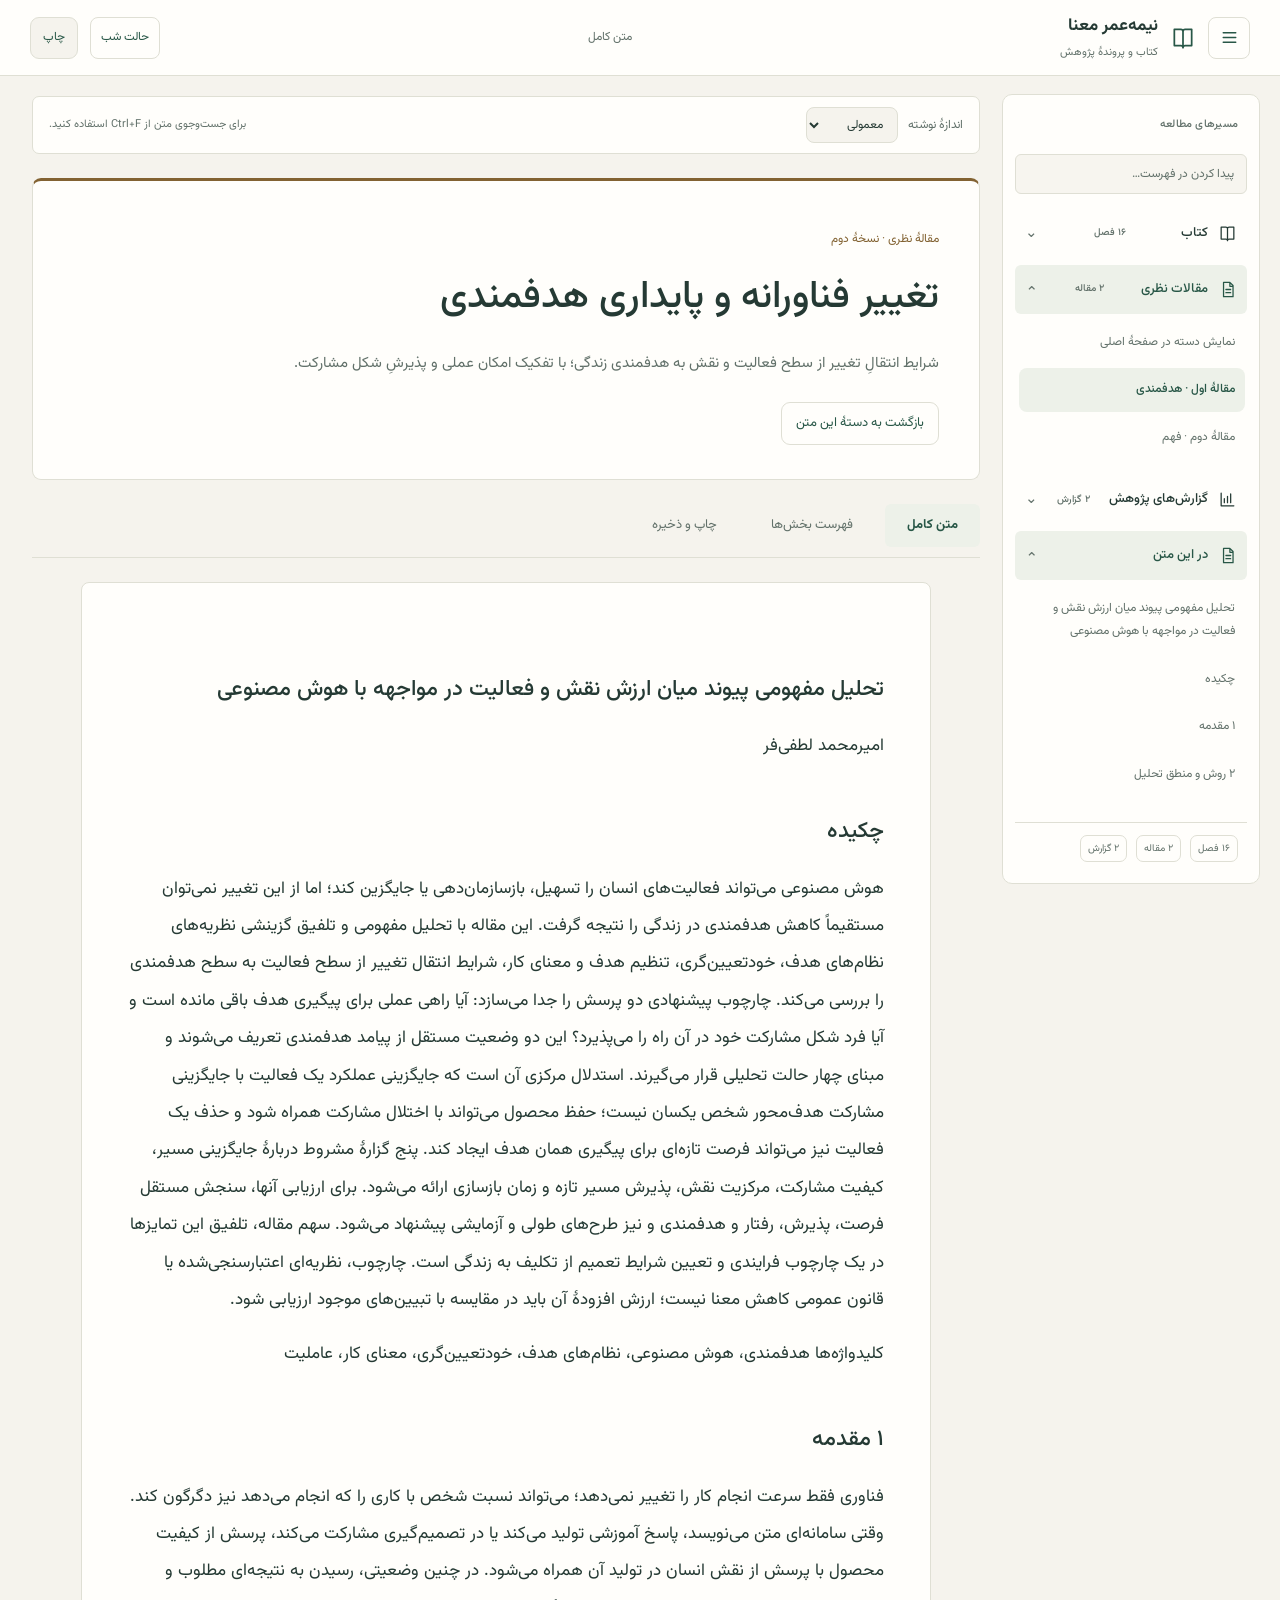
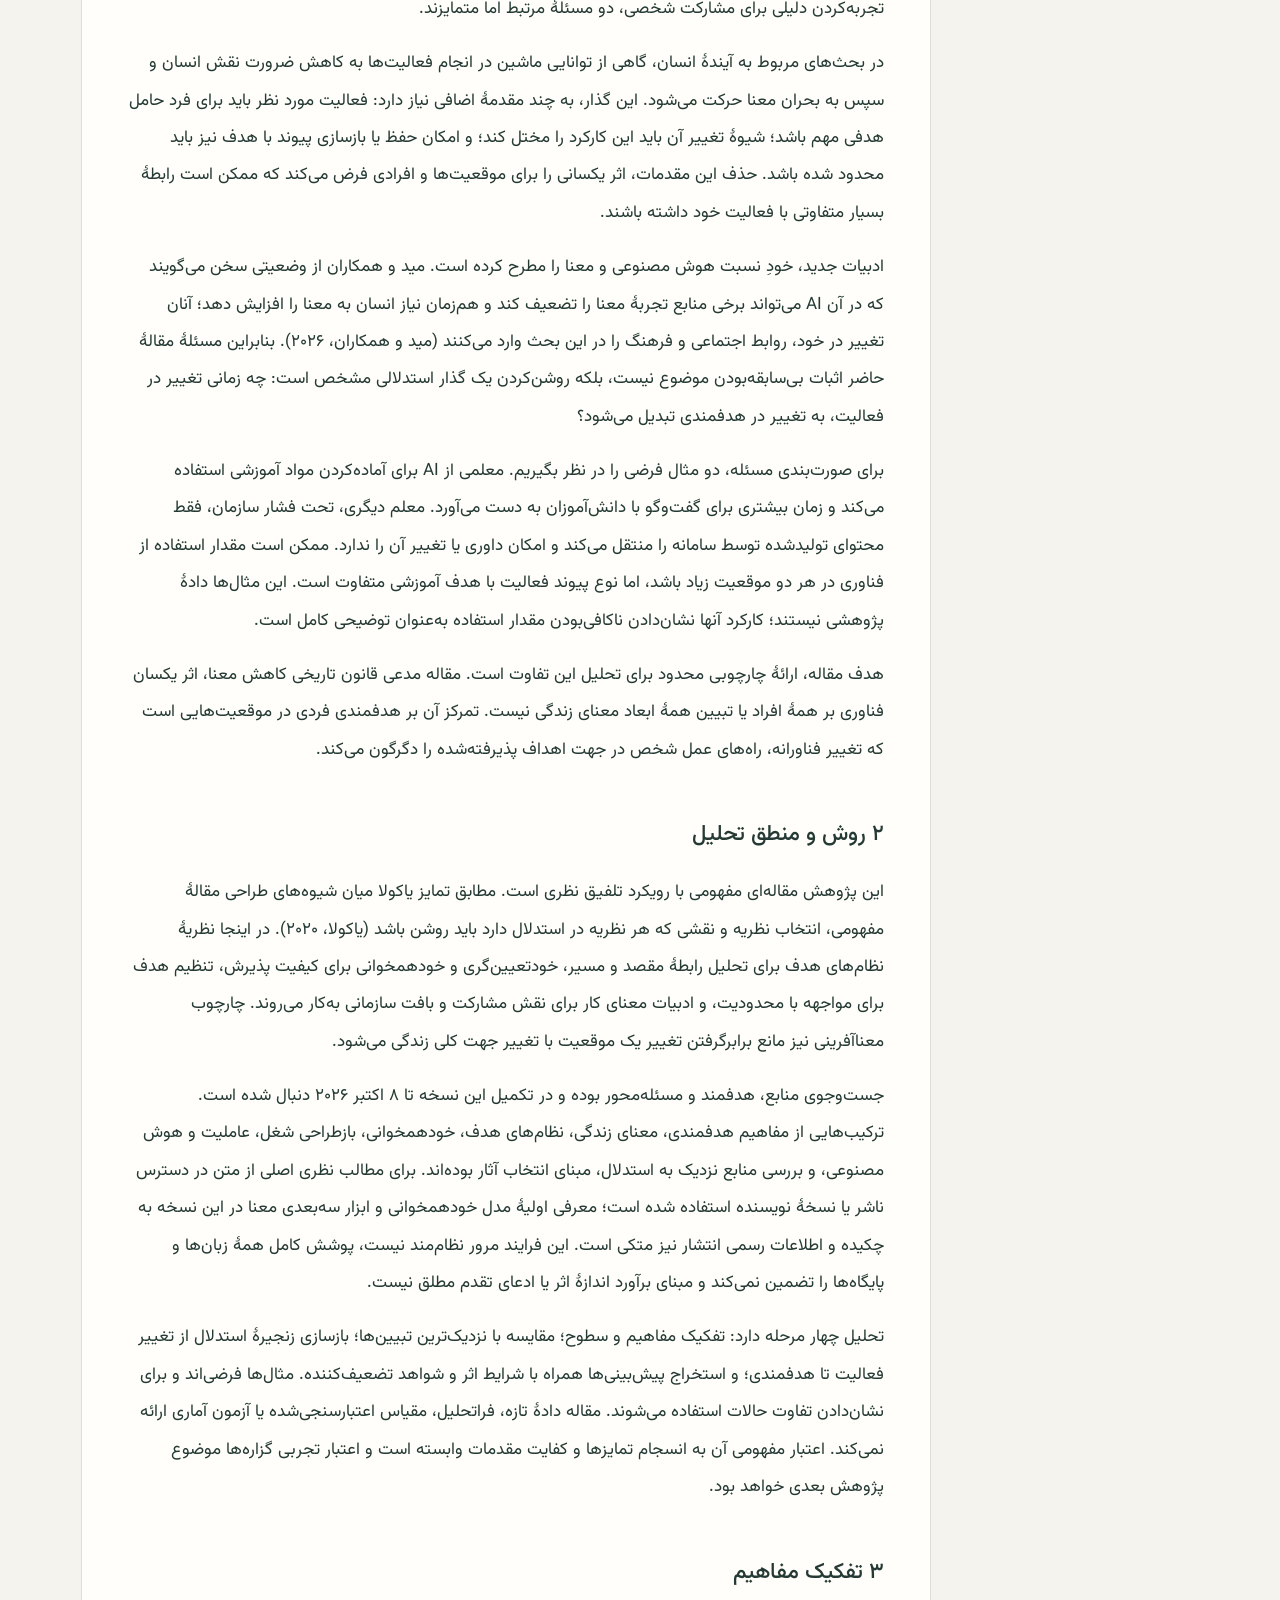
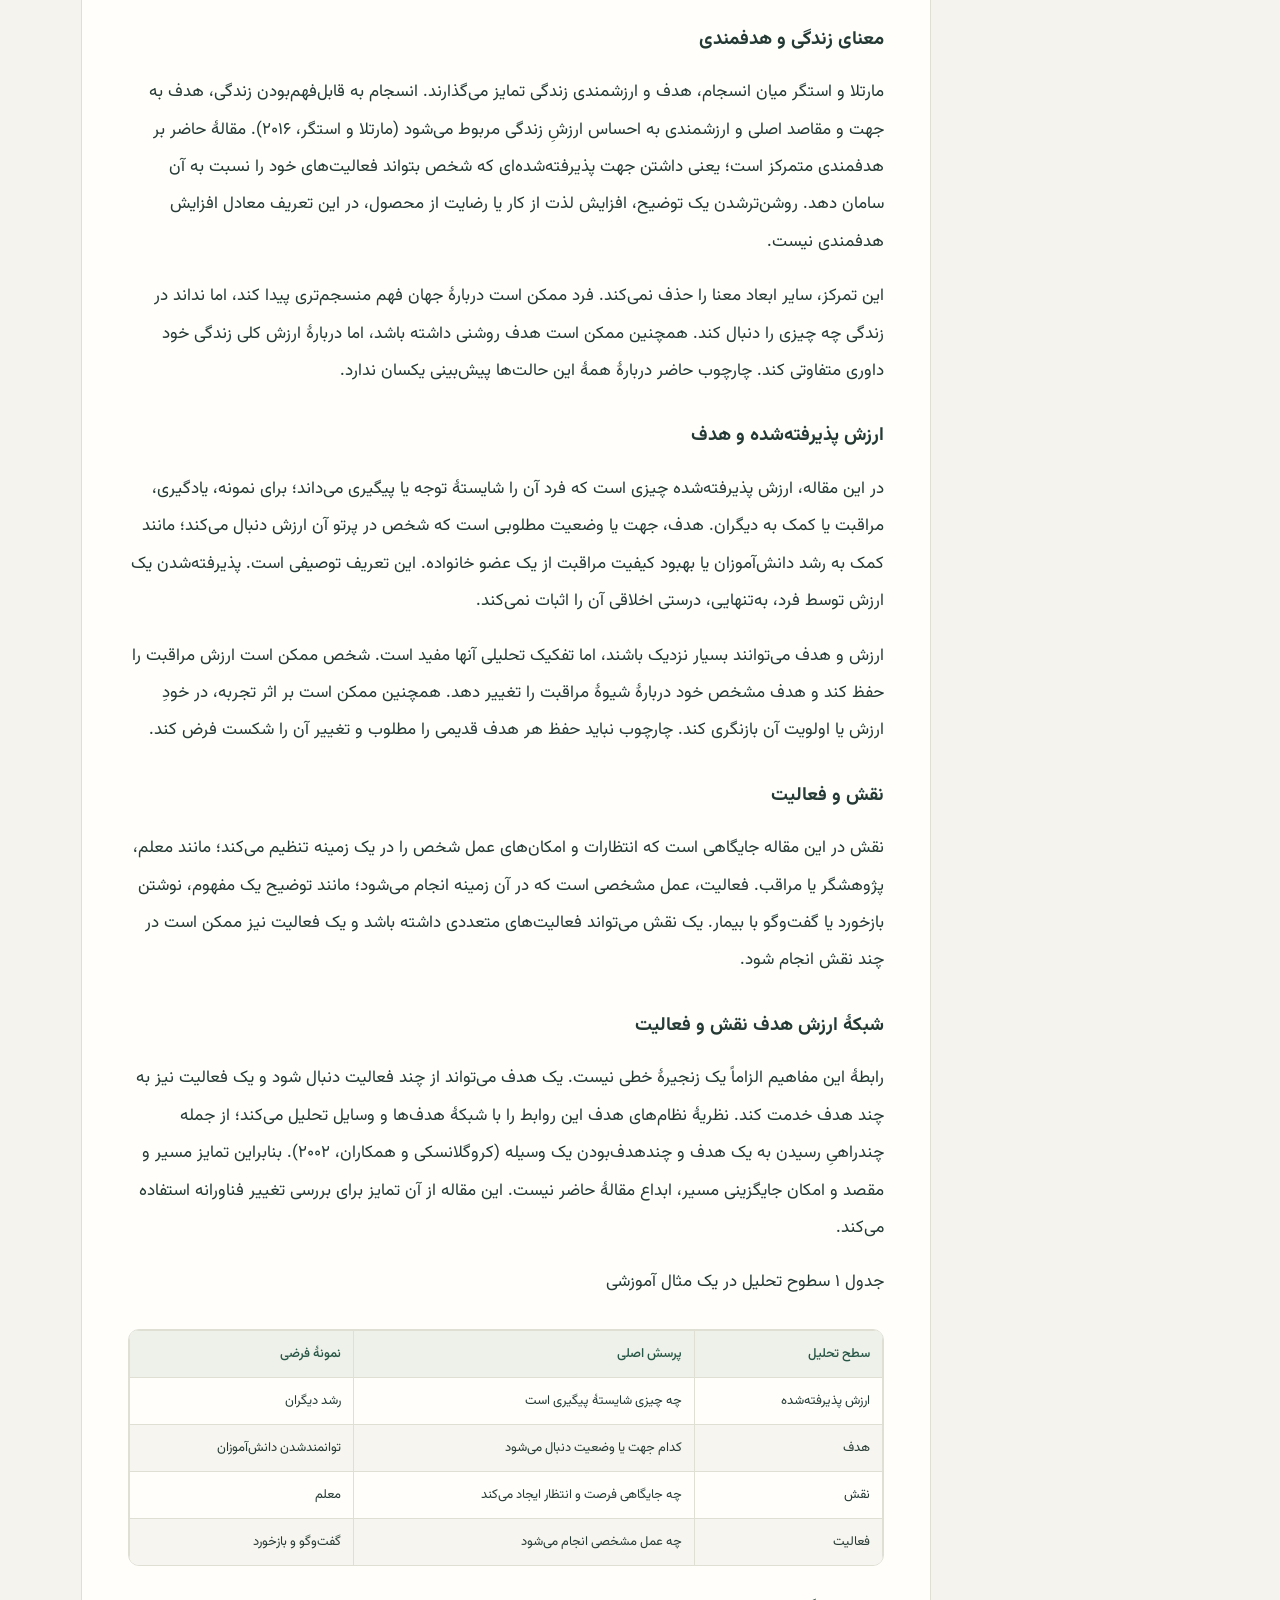
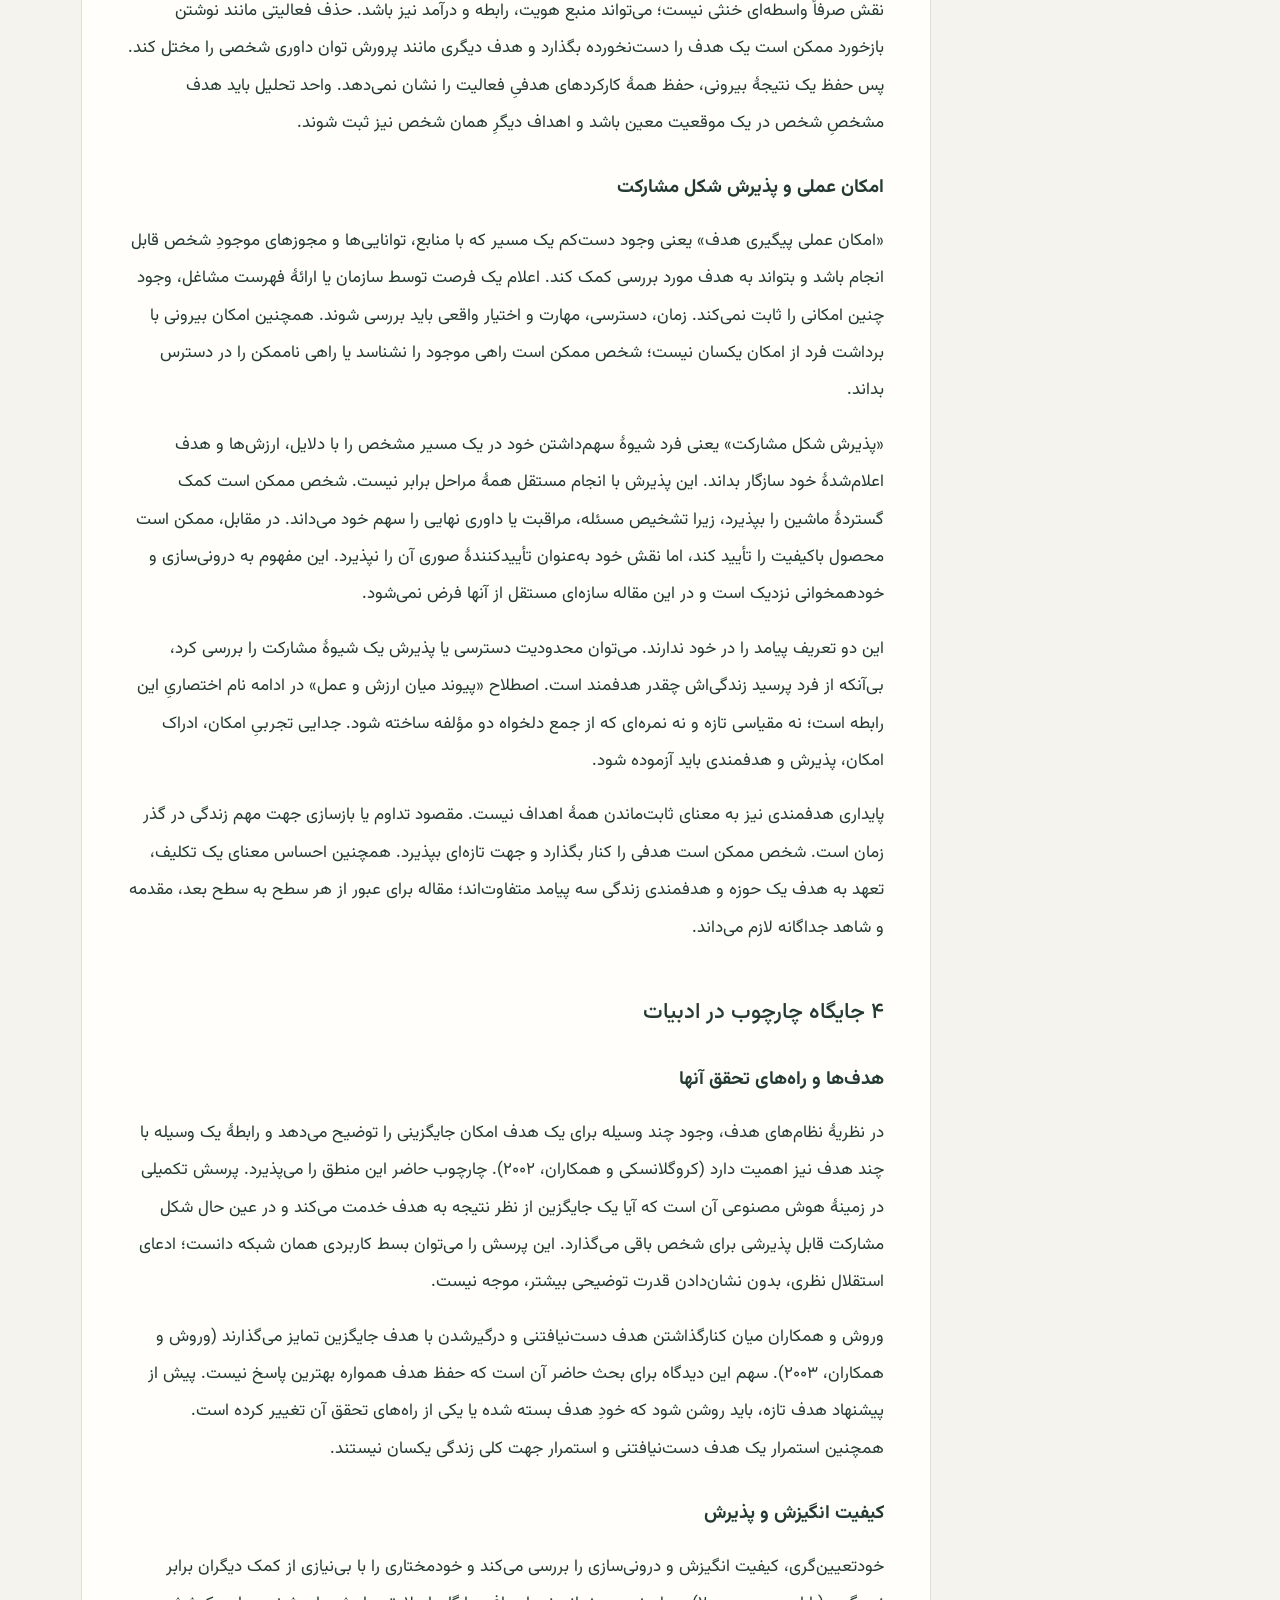
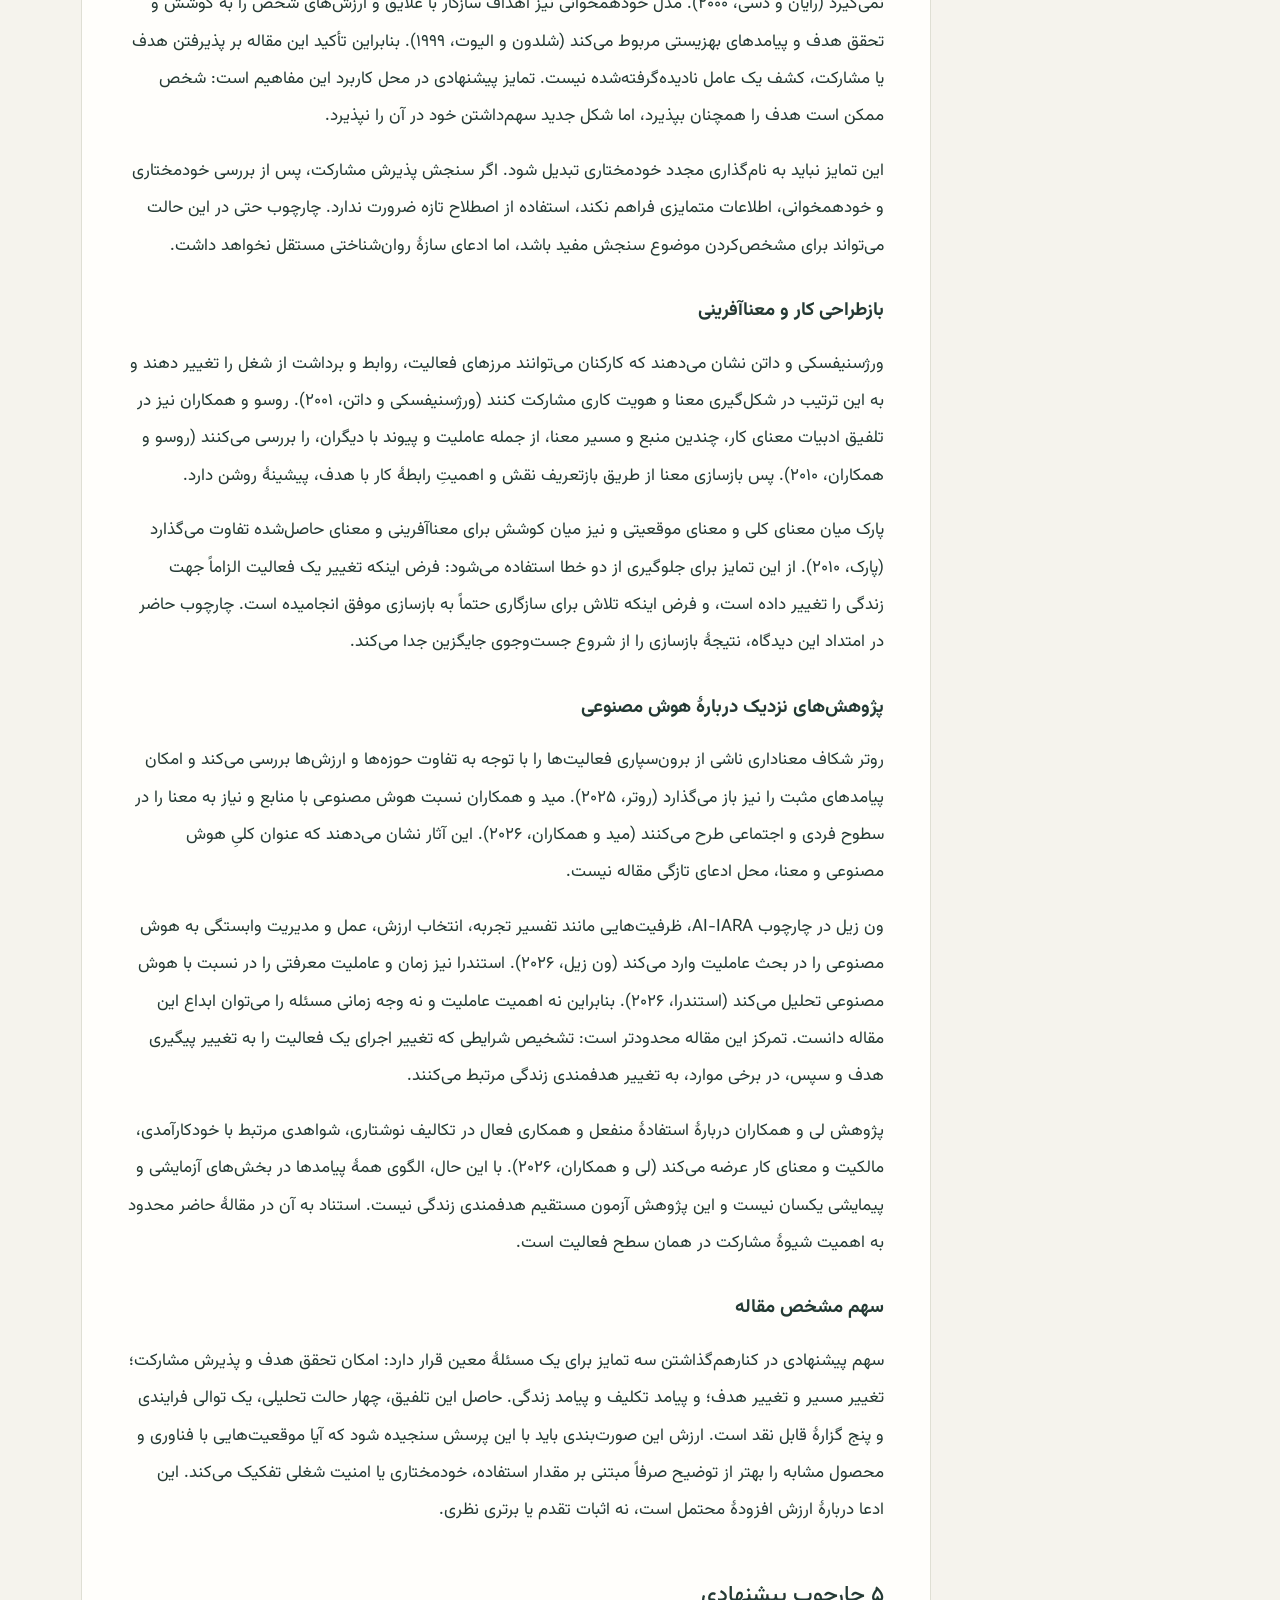
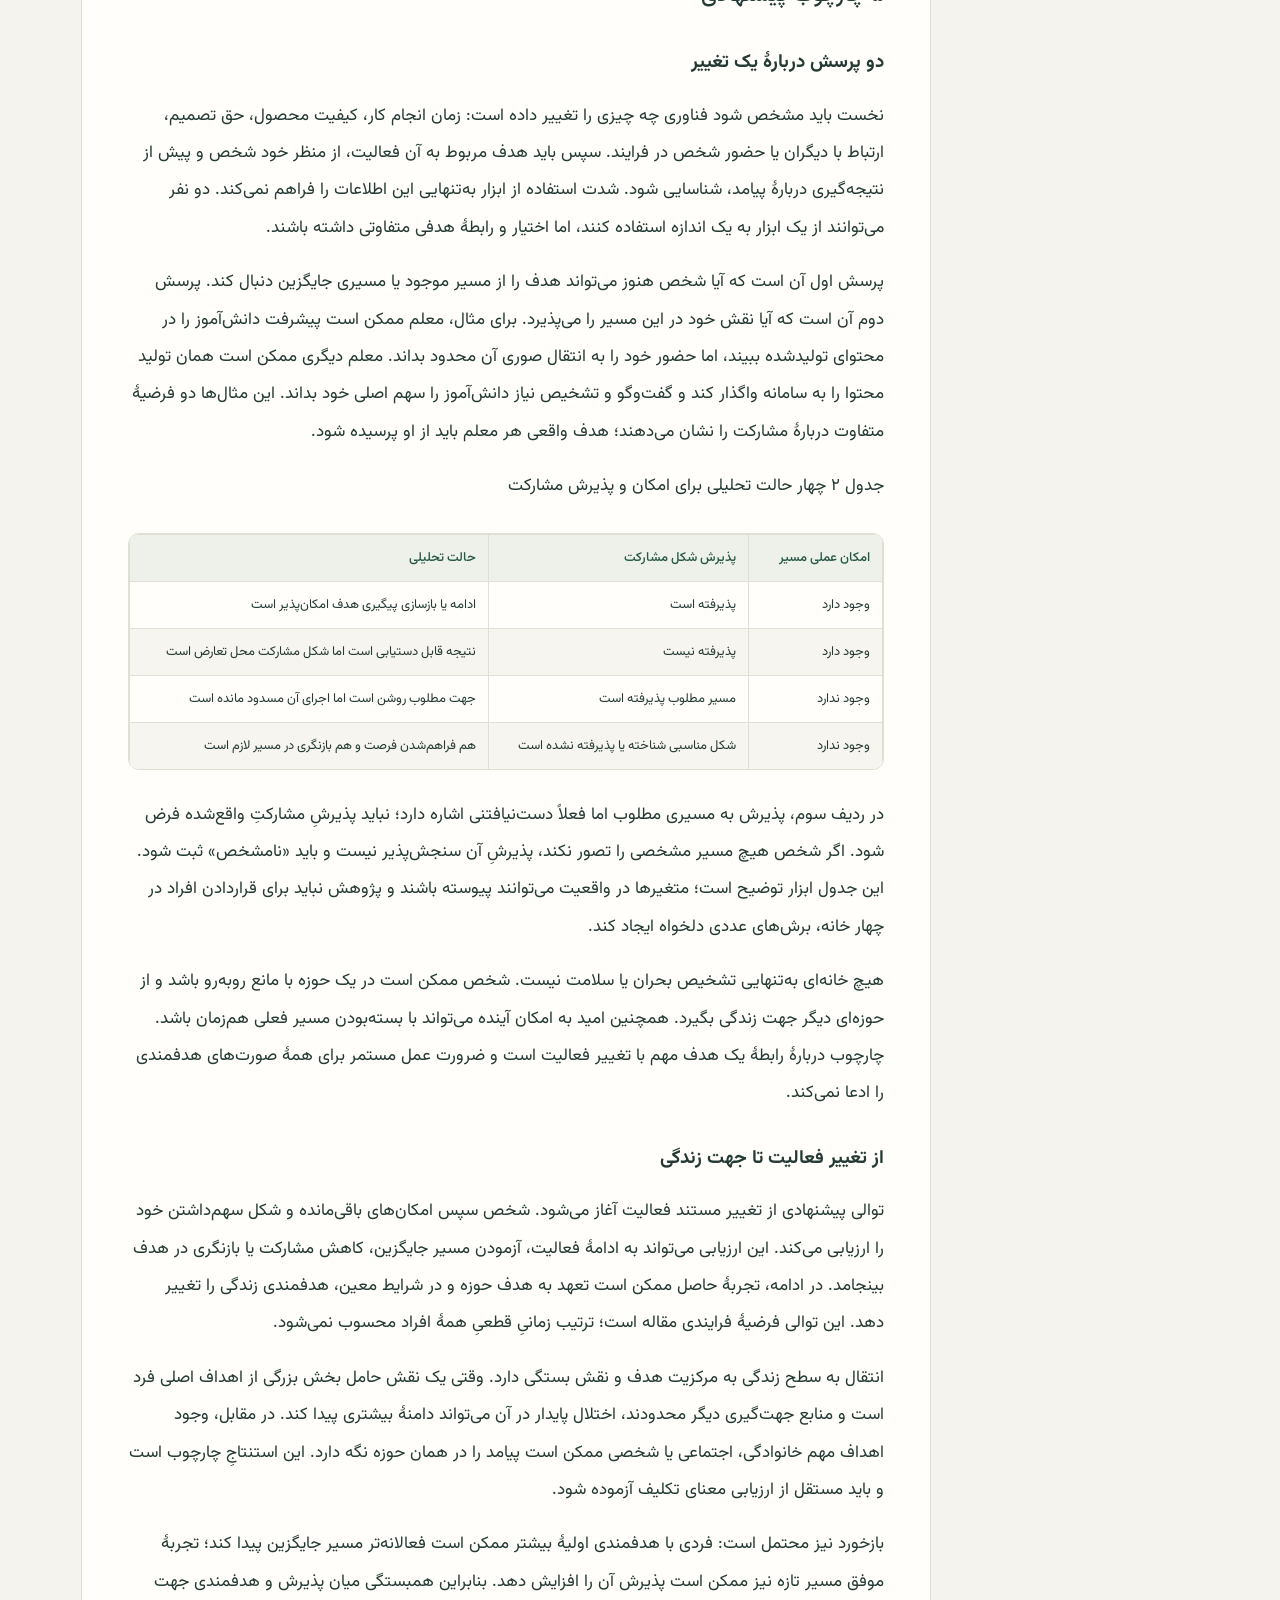
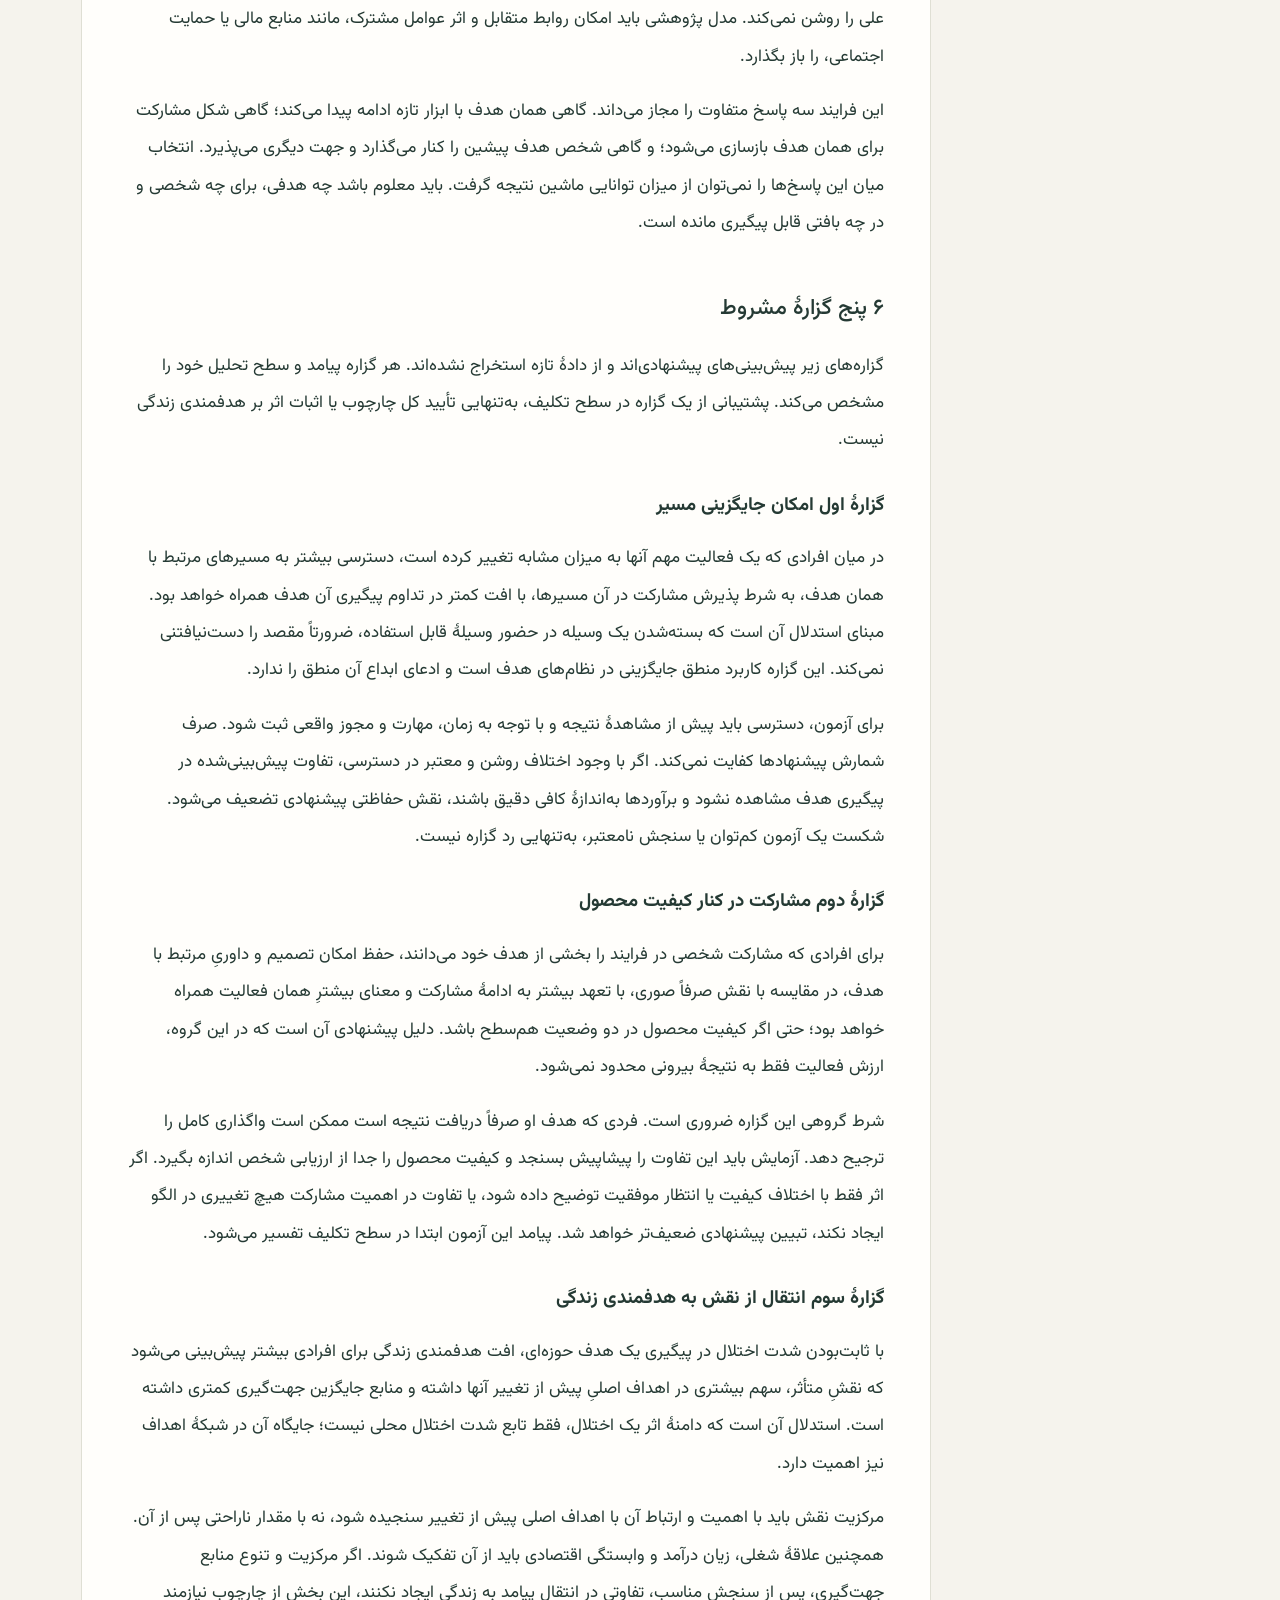
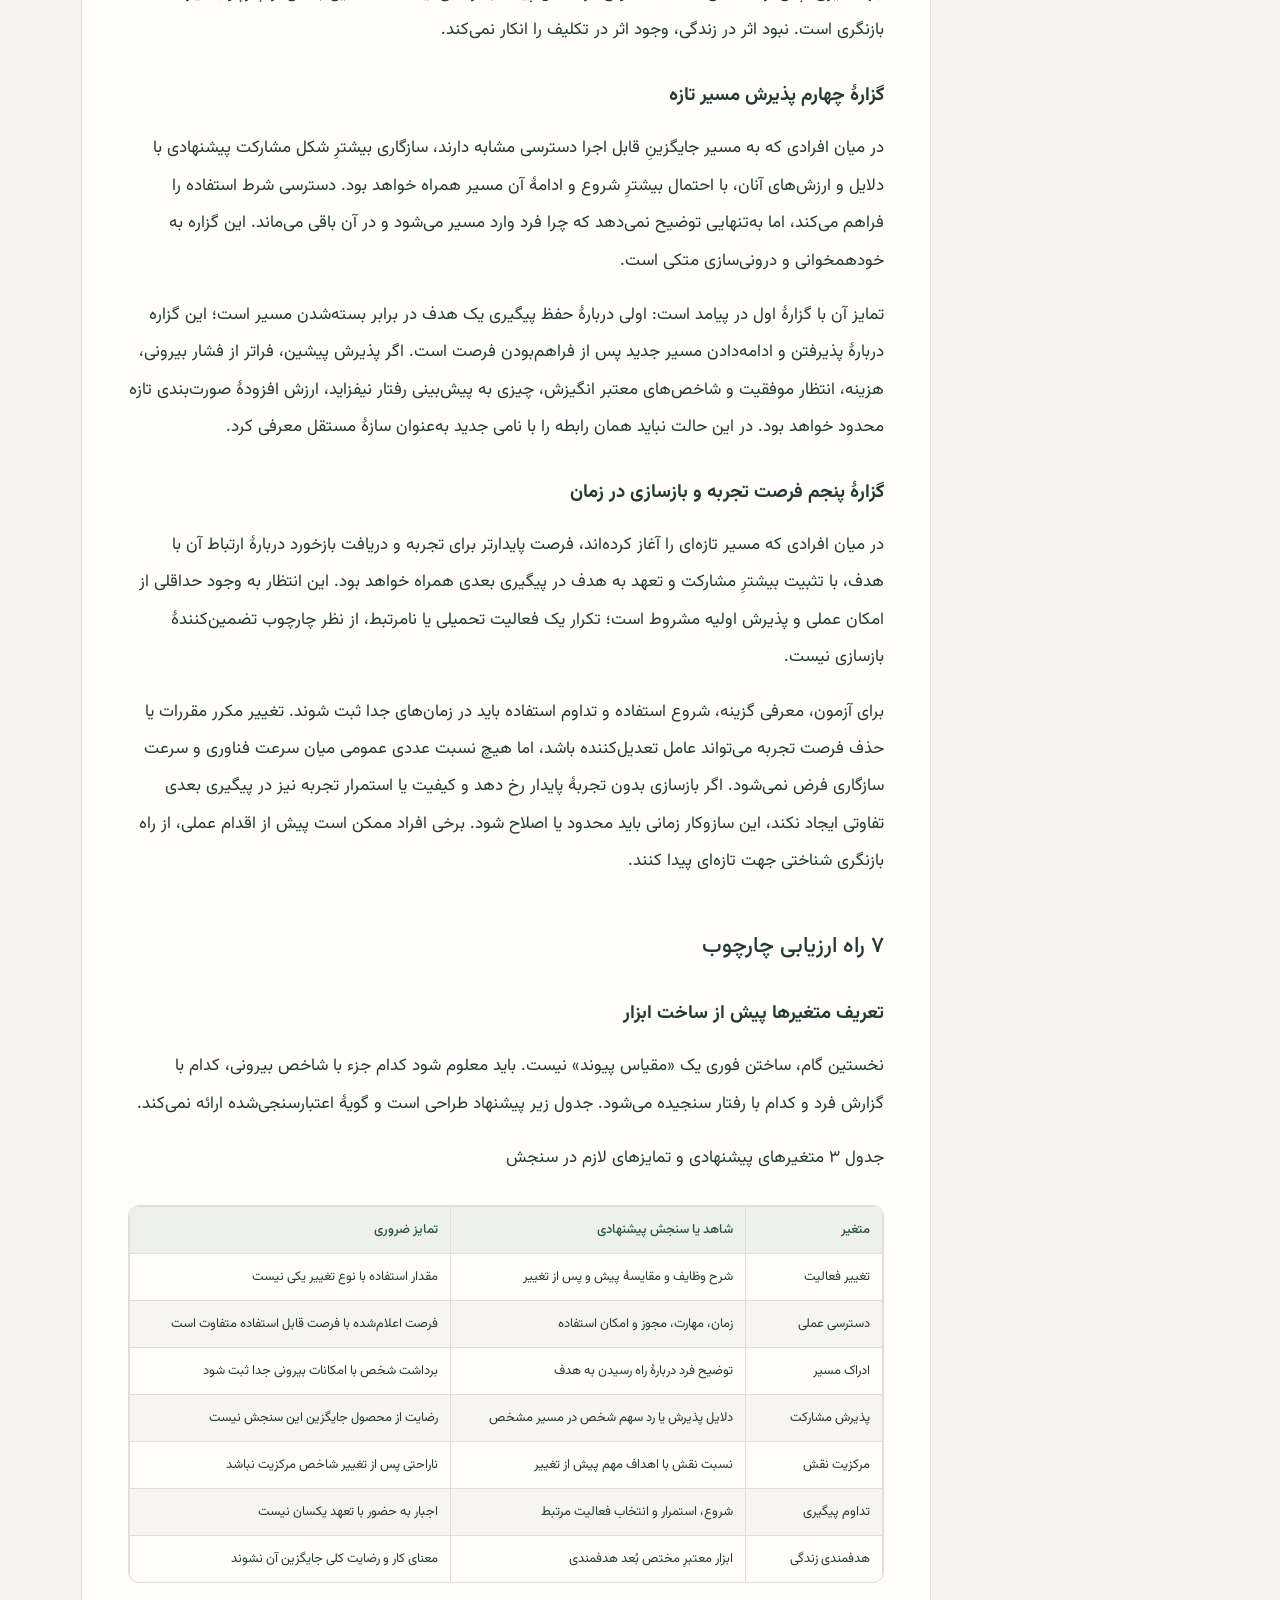
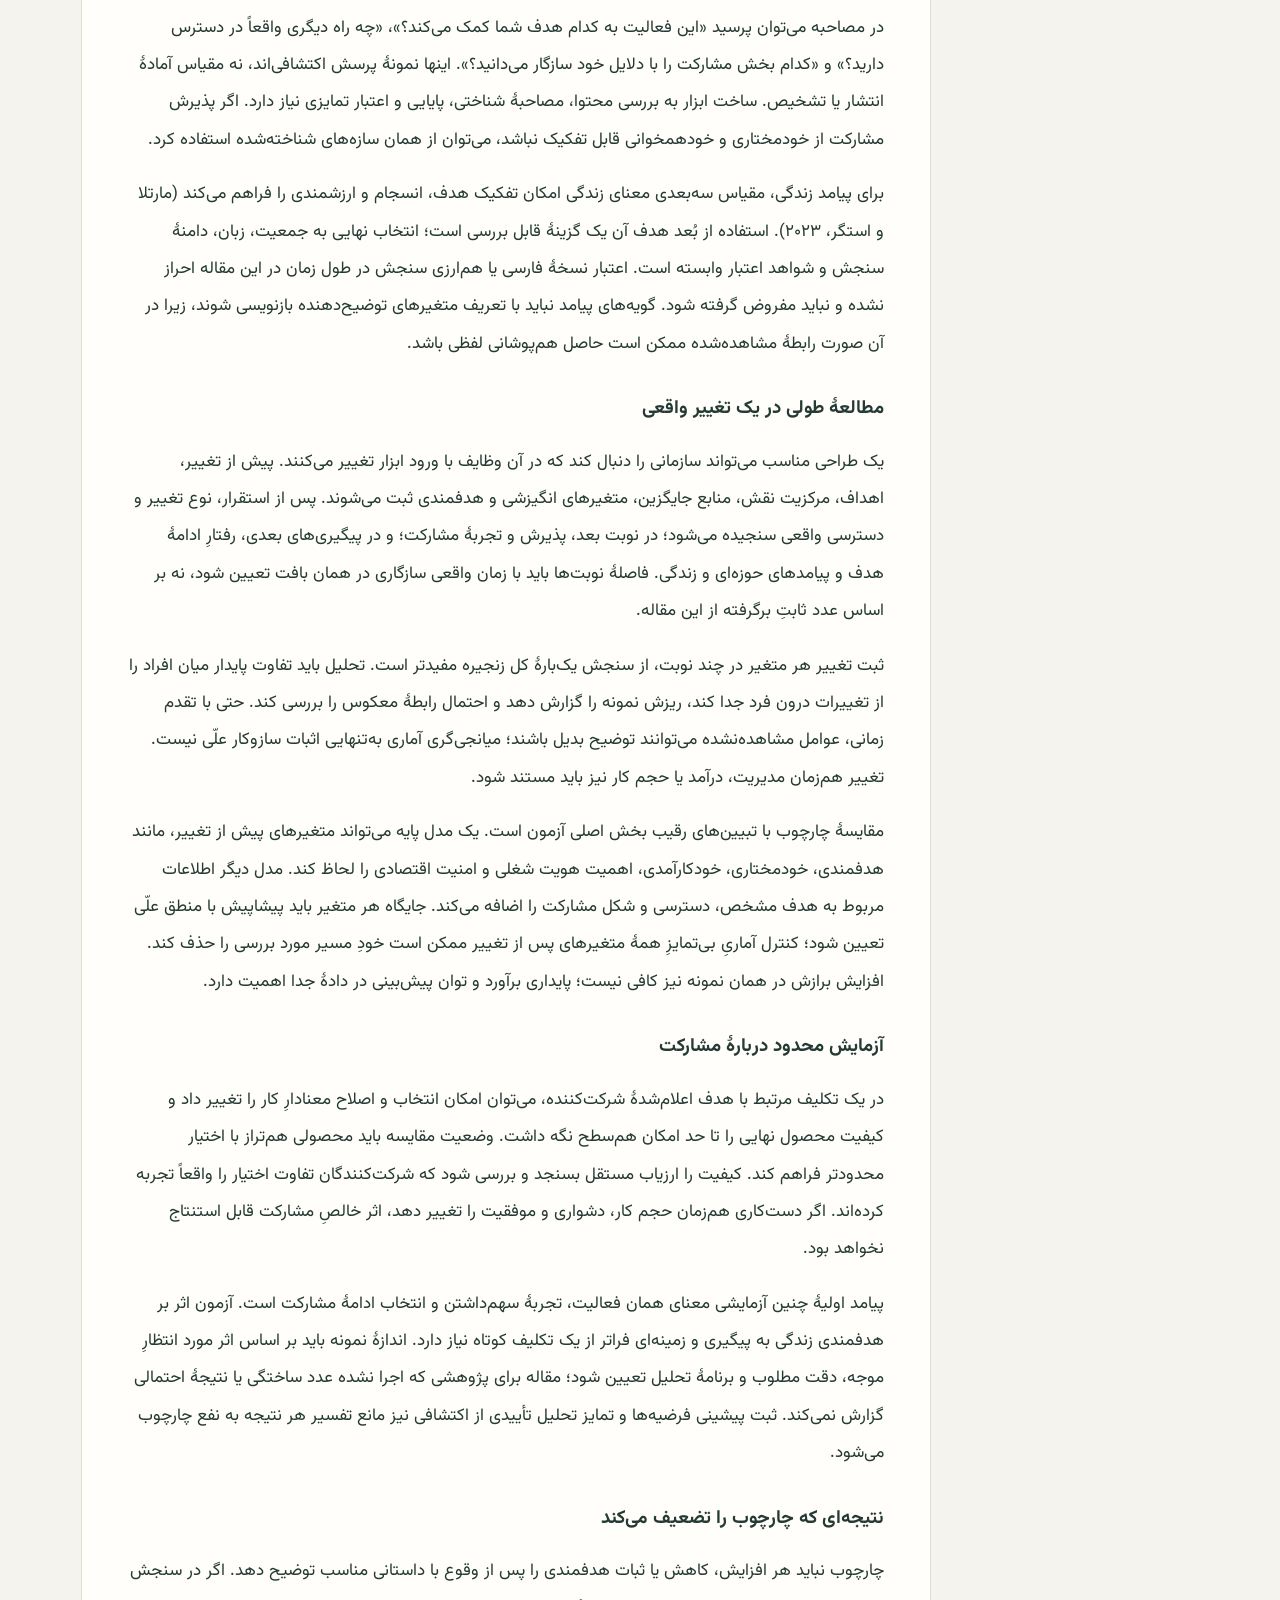
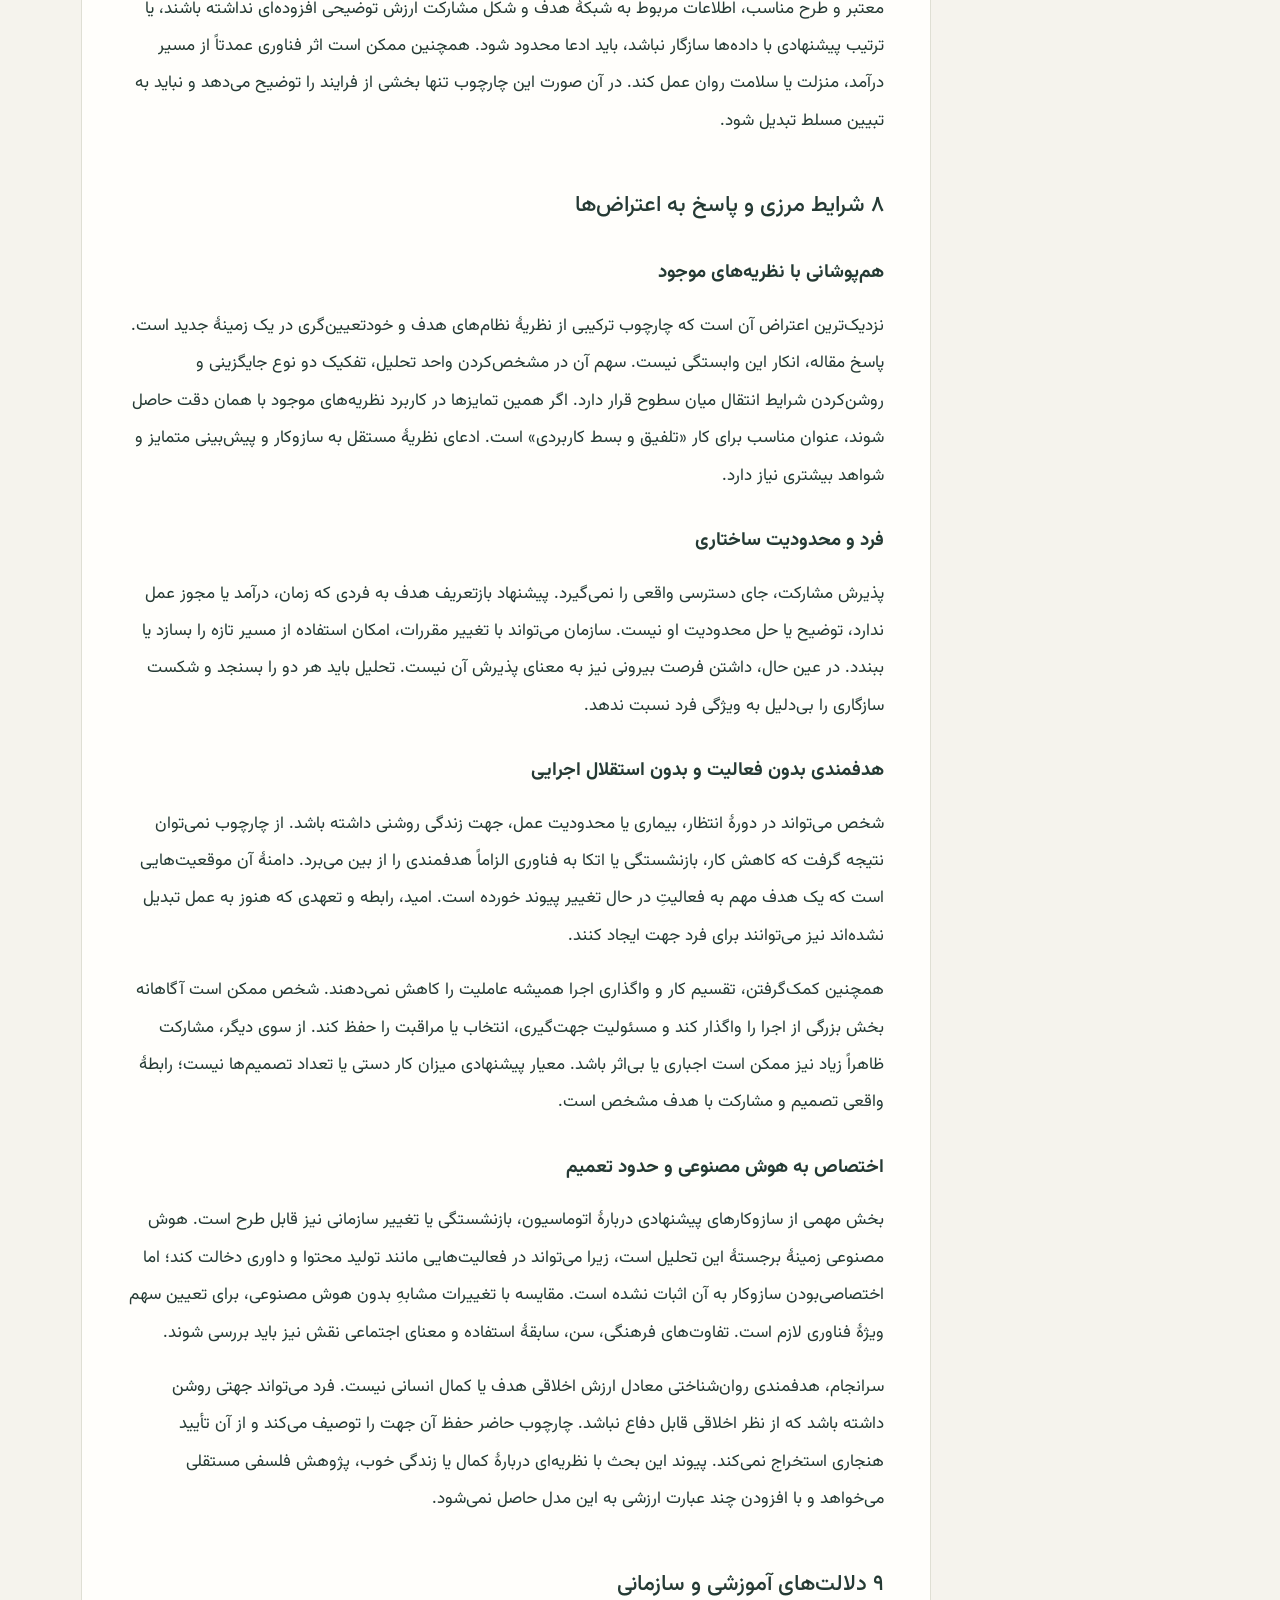
<file: article-01-purpose.html>
<!DOCTYPE html>
<html lang="fa" dir="rtl"><head><meta charset="utf-8"><meta name="viewport" content="width=device-width,initial-scale=1"><title>تغییر فناورانه و پایداری هدفمندی | نیمه‌عمر معنا</title><link rel="stylesheet" href="book-fonts.css?v=20261014"><style id="book-theme-styles">:root{color-scheme:light;--canvas:#f2efe7;--sheet:#fffdf7;--panel:#f8f5ed;--ink:#26382f;--muted:#627066;--line:#dce0d3;--accent:#285c49;--accent-soft:#e9efe5;--gold:#856023;--gold-soft:#f5ecd8;--gold-ink:#6b542b;--cover:#183e32;--cover-ink:#fcf9ee;--cover-muted:#c9d8cb;--cover-gold:#e7c98b;--focus:#956625;--danger:#864b2d;--shadow:0 12px 38px #233d2b08}
:root[data-theme="night"]{color-scheme:dark;--canvas:#0e1c18;--sheet:#162820;--panel:#1b3027;--ink:#e8ece3;--muted:#aabbb0;--line:#344a3d;--accent:#c2d8bc;--accent-soft:#263f31;--gold:#ddc48e;--gold-soft:#303124;--gold-ink:#e4cc94;--cover:#102d24;--cover-ink:#faf5e6;--cover-muted:#becfbe;--cover-gold:#e7c98b;--focus:#e4c68b;--danger:#efbc9c;--shadow:0 12px 38px #00000018}
*{box-sizing:border-box}html{scroll-padding-top:140px}body{margin:0;background:var(--canvas);color:var(--ink);font-family:Vazir,Tahoma,sans-serif;font-size:16px;line-height:1.9;-webkit-font-smoothing:antialiased}button,input,textarea{font:inherit}button,a,input,textarea,summary{-webkit-tap-highlight-color:transparent}button{cursor:pointer}button:disabled{cursor:default}a{color:var(--accent);text-decoration:none}a:hover{text-decoration:underline}a:focus-visible,button:focus-visible,input:focus-visible,textarea:focus-visible,summary:focus-visible,[tabindex="-1"]:focus-visible{outline:3px solid var(--focus);outline-offset:4px}button:disabled{opacity:.45}button{color:inherit}svg{display:block;flex-shrink:0}[hidden]{display:none!important}#book [id]{scroll-margin-top:140px}
.standalone-header{max-width:1180px;margin:0 auto;padding:27px 30px;display:flex;align-items:center;justify-content:space-between;gap:24px}.standalone-header>a{display:flex;align-items:center;gap:12px;font-size:18px;font-weight:700;color:var(--ink)}.brand-emblem{width:40px;height:40px;display:grid;place-items:center;border:1px solid var(--line);border-radius:12px;background:var(--sheet);color:var(--accent)}.standalone-header>span{font-size:11px;color:var(--muted);border:1px solid var(--line);padding:5px 12px;border-radius:30px;background:var(--sheet)}
.reader-tools{position:sticky;top:0;z-index:25;background:var(--sheet);border-top:1px solid var(--line);border-bottom:1px solid var(--line);box-shadow:0 6px 20px #17382d05}.reader-tools-inner{max-width:1180px;margin:auto;padding:11px 30px}.reader-buttons{display:flex;align-items:center;gap:8px;flex-wrap:wrap}.reader-buttons a,.reader-buttons button{display:inline-flex;align-items:center;justify-content:center;gap:8px;border:1px solid var(--line);border-radius:9px;background:var(--sheet);color:var(--ink);font-size:12px;line-height:1.7;min-height:43px;padding:9px 14px;white-space:nowrap;text-decoration:none}.reader-buttons a:hover,.reader-buttons button:not(:disabled):hover{background:var(--accent-soft);border-color:var(--accent)}.reader-buttons a:first-child{background:var(--accent-soft);color:var(--accent);font-weight:700}.reader-buttons #theme-toggle{margin-inline-start:auto;color:var(--accent)}.theme-symbol{width:17px;height:17px}:root[data-theme="paper"] .theme-sun,:root:not([data-theme]) .theme-sun{display:none}:root[data-theme="night"] .theme-moon{display:none}.reader-message{display:block;color:var(--muted);font-size:11px;line-height:1.8}.reader-message:empty{display:none}#reader-search{padding:18px 0 6px}#reader-search>label{display:block;font-size:13px;margin-bottom:8px;color:var(--ink)}.search-row{display:flex;gap:8px}.search-row input{width:100%;min-width:0;flex:1;padding:12px 14px;font-size:15px;color:var(--ink);background:var(--panel);border:1px solid var(--line);border-radius:9px}.search-row button{border:1px solid var(--line);border-radius:9px;background:var(--sheet);padding:9px 15px;color:var(--accent)}#search-status{font-size:12px;color:var(--muted);margin:10px 0}#search-results{max-height:43vh;overflow:auto;margin:0;padding:0 22px 0 0;overscroll-behavior:contain}#search-results li{margin-bottom:9px;color:var(--muted)}#search-results a{display:block;border:1px solid var(--line);border-radius:10px;background:var(--panel);padding:14px 17px;color:var(--ink);font-size:13px;line-height:1.9}#search-results strong{display:block;color:var(--accent);margin-bottom:4px;font-size:12px}
.standalone-book main{max-width:1180px;margin:auto;padding:38px 30px 70px}.workspace-view{display:block}.book-cover{position:relative;isolation:isolate;display:grid;grid-template-columns:minmax(0,1fr) 230px;gap:45px;overflow:hidden;background:var(--cover);border:1px solid #ffffff0f;border-radius:24px;padding:48px 46px;margin-bottom:32px;box-shadow:0 20px 50px #0a2c2312;color:var(--cover-ink)}.book-cover:before{content:"";position:absolute;z-index:-1;width:460px;height:460px;border:1px solid #e7c98b22;border-radius:50%;left:-250px;top:-220px}.book-cover:after{content:"";position:absolute;z-index:-1;width:330px;height:330px;border:1px solid #e7c98b18;border-radius:50%;left:-150px;bottom:-230px}.view-heading{margin:0 0 28px}.eyebrow{display:inline-block;color:var(--cover-gold);font-size:11px;padding:5px 12px;border:1px solid #e7c98b40;border-radius:30px;margin-bottom:16px}.view-heading h1{font-size:clamp(37px,4.6vw,58px);font-weight:700;line-height:1.45;letter-spacing:0;margin:0 0 11px;color:var(--cover-ink)}.view-heading>p{font-size:16px;line-height:1.9;color:var(--cover-muted);margin:0}.book-kicker{display:block;font-size:12px;color:var(--cover-gold)}.book-cover h2{font-size:27px;font-weight:500;line-height:1.8;margin:15px 0 18px;color:var(--cover-ink)}.book-cover-lead>p{font-size:14px;line-height:2;max-width:630px;color:var(--cover-muted);margin:0}.book-actions{display:flex;align-items:center;gap:15px;flex-wrap:wrap;margin-top:28px}.solid-link{display:inline-flex;align-items:center;justify-content:center;min-height:48px;border-radius:10px;background:var(--cover-gold);color:#183e32;padding:12px 23px;font-size:13px;font-weight:700;text-decoration:none}.solid-link:hover{background:#f4dbac;color:#183e32;text-decoration:none}.text-button{border:0;background:transparent;color:var(--cover-ink);padding:9px 2px;font-size:11px;line-height:1.8;text-decoration:underline;text-underline-offset:5px}.book-cover-meta{align-self:stretch;display:flex;flex-direction:column;justify-content:center;gap:5px;padding:18px 29px;background:#ffffff06;border:1px solid #c9d8cb22;border-radius:16px}.book-cover-meta strong{font-size:64px;font-weight:500;line-height:1.2;color:var(--cover-gold)}.book-cover-meta b{font-size:28px;font-weight:500;line-height:1.4;color:var(--cover-ink);margin-top:15px}.book-cover-meta span{font-size:11px;color:var(--cover-muted)}.book-cover-meta small{font-size:10px;line-height:2;color:var(--cover-muted);border-top:1px solid #c9d8cb22;margin-top:19px;padding-top:15px}
.section-head{display:flex;align-items:center;justify-content:space-between;gap:18px;margin:32px 3px 18px}.section-head h2{font-size:23px;font-weight:700;line-height:1.7;margin:0}.book-toc-hint{font-size:11px;color:var(--muted)}.book-revision-note{padding:25px 30px;background:var(--accent-soft);border:1px solid var(--line);border-radius:16px;margin-bottom:28px}.book-revision-note>span{font-size:11px;color:var(--accent)}.book-revision-note h2{font-size:21px;font-weight:500;line-height:1.8;margin:8px 0 13px;color:var(--ink)}.book-revision-note p{font-size:13px;line-height:2;color:var(--muted);margin:10px 0 0}.book-toc{display:grid;grid-template-columns:repeat(3,minmax(0,1fr));gap:14px;margin-bottom:36px}.book-toc-front,.book-toc-end{grid-column:1/-1;background:var(--sheet);border:1px solid var(--line);border-radius:12px;padding:16px 23px;font-size:13px}.book-toc-part{background:var(--sheet);border:1px solid var(--line);border-radius:14px;padding:22px 24px;box-shadow:var(--shadow)}.book-toc-part small{font-size:10px;color:var(--gold)}.book-toc h3{font-size:17px;font-weight:500;color:var(--ink);margin:5px 0 18px}.book-toc-part>a{display:flex;align-items:baseline;gap:12px;font-size:12px;line-height:1.9;color:var(--ink);margin-top:13px}.book-toc-part>a>span{min-width:23px;font-size:11px;color:var(--gold)}.book-toc-part>a:hover{color:var(--accent)}.book-toc-end{display:flex;align-items:center;flex-wrap:wrap;gap:15px 28px}
.book-part-heading{display:flex;align-items:baseline;gap:17px;padding:42px 5px 18px}.book-part-heading>span{font-size:11px;color:var(--gold);white-space:nowrap}.book-part-heading h2{font-size:24px;font-weight:500;line-height:1.8;color:var(--ink);margin:0}.report-fold{border:1px solid var(--line);border-radius:16px;background:var(--sheet);box-shadow:var(--shadow);margin:0 0 13px;overflow:hidden}.report-fold>summary{display:flex;align-items:center;gap:19px;padding:23px 28px;list-style:none;cursor:pointer}.report-fold>summary::-webkit-details-marker{display:none}.report-fold>summary>b{flex:1;font-size:17px;font-weight:500}.report-fold>summary>small{font-size:11px;color:var(--muted)}.report-fold>summary>i{font-style:normal;color:var(--gold);font-size:23px;font-weight:400;margin-inline-start:auto}.report-fold[open]>summary{border-bottom:1px solid var(--line);background:var(--panel)}.report-fold[open]>summary>i{transform:rotate(45deg)}.book-chapter>summary>div{flex:1;min-width:0}.book-chapter summary b{display:block;font-size:17px;font-weight:500;line-height:1.8;color:var(--ink)}.book-chapter summary small{display:block;font-size:10px;color:var(--muted);margin-bottom:3px}.book-chapter-number{display:grid;place-items:center;min-width:45px;width:45px;height:45px;border-radius:50%;background:var(--gold-soft);color:var(--gold-ink);font-size:19px;font-weight:500}.fold-body.book-prose{max-width:875px;padding:34px 42px 38px;margin:0 auto;font-size:17px;line-height:2.22;color:var(--ink)}.book-prose p{margin:0 0 23px}.book-prose h3{font-size:22px;font-weight:500;line-height:1.8;margin:36px 0 17px;color:var(--accent);text-wrap:balance}.book-prose h4{font-size:18px;font-weight:500;line-height:1.9;margin:27px 0 13px;color:var(--ink);text-wrap:balance}.book-prose>h3:first-child{margin-top:4px}.book-prose ul,.book-prose ol{padding-inline-start:25px}.book-prose li{margin-bottom:8px}.book-prose strong{font-weight:700}.book-prose a{color:var(--accent);text-decoration:underline;text-underline-offset:4px}.book-prose code{overflow-wrap:anywhere;font-size:.9em}
.chapter-expansion{padding-bottom:19px;margin:25px 0 32px;border-bottom:1px solid var(--line)}.scene-kicker{display:inline-block;font-size:10px;color:var(--gold);padding:4px 10px;background:var(--gold-soft);border-radius:30px;margin:0 0 10px}.book-scene>h3:first-of-type{margin-top:8px}.book-pause{margin:29px 0;padding:27px;border-radius:14px;background:var(--gold-soft);border:1px solid var(--line);border-inline-start:3px solid var(--gold)}.pause-index{font-size:10px;color:var(--gold-ink)}.book-pause h4{font-size:18px;color:var(--gold-ink);margin:8px 0 16px}.book-pause p{font-size:15px;line-height:2.1}.book-pause label{display:block;font-size:12px;font-weight:500;margin:21px 0 9px;color:var(--gold-ink)}.book-pause textarea{display:block;width:100%;max-width:100%;min-height:110px;resize:vertical;overflow-y:auto;padding:14px 16px;font-size:15px;line-height:1.95;border:1px solid var(--line);border-radius:9px;background:var(--sheet);color:var(--ink)}textarea::placeholder,input::placeholder{color:var(--muted);opacity:1}.book-pause .note-status{font-size:11px;line-height:1.8;color:var(--muted);margin:9px 0 0}.book-pause .note-status[data-saved="false"]{color:var(--danger)}.book-pause:target{outline:2px solid var(--focus);outline-offset:5px}.book-analysis{background:var(--accent-soft);border:1px solid var(--line);border-radius:12px;margin-bottom:28px;overflow:hidden}.book-analysis>summary{display:flex;align-items:center;justify-content:space-between;gap:16px;padding:18px 22px;list-style:none;cursor:pointer;color:var(--accent);font-size:13px;font-weight:500}.book-analysis>summary::-webkit-details-marker{display:none}.analysis-symbol{font-size:22px;font-weight:400}.book-analysis[open] .analysis-symbol{transform:rotate(45deg)}.book-analysis[open]>summary{border-bottom:1px solid var(--line)}.book-analysis-body{padding:5px 25px 12px}.book-analysis-body h3{font-size:20px;margin-top:20px}.book-analysis-body p{font-size:16px;line-height:2.18}.book-countercase>h3{font-size:21px}.book-deeper{margin:30px 0;padding-top:8px;border-top:1px solid var(--line)}.return-to-pause a{font-size:12px}.book-chapter-nav{display:flex;justify-content:space-between;align-items:center;gap:14px;border-top:1px solid var(--line);padding-top:23px;margin-top:34px;font-size:12px}.book-chapter-nav a{text-decoration:none}.book-note-print{display:none;white-space:pre-wrap;overflow-wrap:anywhere}
.table-wrap{width:100%;max-width:100%;overflow-x:auto;border:1px solid var(--line);border-radius:11px;margin:27px 0;overscroll-behavior:contain}table{border-collapse:collapse;width:100%;font-size:13px;line-height:1.95}thead{background:var(--accent-soft)}th{font-weight:500;color:var(--accent);text-align:start}th,td{padding:14px 16px;border-bottom:1px solid var(--line);vertical-align:top;min-width:125px}td+td,th+th{border-inline-start:1px solid var(--line)}tbody tr:last-child td{border-bottom:0}tbody tr:nth-child(even){background:var(--panel)}.book-glossary{margin:0}.book-glossary>div{padding:23px 0;border-bottom:1px solid var(--line)}.book-glossary>div:last-child{border-bottom:0}.book-glossary dt{font-size:18px;font-weight:500;color:var(--accent)}.book-glossary dd{font-size:15px;margin:9px 0 0;line-height:2.1}.book-references{direction:ltr;text-align:left;padding-left:24px;font-family:Georgia,"Times New Roman",serif;font-size:15px;line-height:1.9;overflow-wrap:anywhere}.book-references li{padding-left:5px;margin-bottom:23px;color:var(--ink)}.book-references a{font-size:13px}.book-end-mark{text-align:center;font-size:12px;color:var(--muted);padding-top:18px;margin-top:25px!important}.book-footer{display:flex;justify-content:space-between;gap:20px;border-top:1px solid var(--line);padding:25px 3px 0;margin-top:34px;color:var(--muted);font-size:11px}.book-footer a{color:var(--accent)}
.book-loader{display:none;position:fixed;inset:0;z-index:1000;background:var(--canvas);padding:25px}.has-loader .book-loader{display:grid;place-items:center;opacity:0;visibility:hidden;pointer-events:none;transition:opacity .22s ease,visibility .22s ease}.has-loader.is-loading .book-loader{opacity:1;visibility:visible;pointer-events:auto}.is-loading{overflow:hidden}.loader-card{width:min(100%,390px);text-align:center;border:1px solid var(--line);border-radius:23px;background:var(--sheet);box-shadow:var(--shadow);padding:42px 30px}.loader-emblem{width:67px;height:67px;display:grid;place-items:center;border:1px solid var(--line);border-radius:20px;color:var(--accent);background:var(--accent-soft);margin:0 auto 19px}.loader-card h2{font-size:24px;font-weight:500;color:var(--ink);margin:0 0 8px}.loader-card p{font-size:13px;color:var(--muted);margin:0}.loader-ring{display:block;width:28px;height:28px;border:2px solid var(--line);border-top-color:var(--gold);border-radius:50%;animation:book-spin .9s linear infinite;margin:23px auto}.loader-card button{border:1px solid var(--line);border-radius:8px;padding:8px 15px;background:var(--panel);color:var(--accent);font-size:11px;min-height:40px}.loader-card button:hover{background:var(--accent-soft)}@keyframes book-spin{to{transform:rotate(360deg)}}
@media(max-width:1000px){.book-cover{grid-template-columns:minmax(0,1fr) 195px;padding:37px;gap:27px}.book-cover-meta{padding:18px 22px}.book-cover h2{font-size:24px}.book-toc{grid-template-columns:repeat(2,minmax(0,1fr))}}
@media(max-width:700px){.standalone-header{padding:20px}.standalone-header>a{font-size:16px}.standalone-header>span{font-size:10px;padding:4px 9px}.reader-tools-inner{padding:9px 18px}.reader-buttons{gap:6px}.reader-buttons a,.reader-buttons button{font-size:11px;padding:8px 10px;min-height:42px}.reader-buttons #theme-toggle{margin-inline-start:0}.standalone-book main{padding:26px 18px 45px}.book-cover{grid-template-columns:1fr;padding:28px;gap:27px;border-radius:19px}.view-heading{margin-bottom:24px}.view-heading h1{font-size:40px}.view-heading>p{font-size:14px}.book-cover h2{font-size:24px}.book-cover-lead>p{font-size:13px}.book-cover-meta{display:grid;grid-template-columns:80px 1fr;align-items:center;gap:4px 17px;padding:19px 22px}.book-cover-meta strong{font-size:39px}.book-cover-meta b{font-size:24px;margin:0}.book-cover-meta small{grid-column:1/-1;margin-top:11px;padding-top:12px}.book-actions{gap:15px}.book-actions .solid-link{padding:11px 19px}.book-toc{gap:11px}.book-toc-part{padding:20px}.book-toc h3{font-size:16px}.book-revision-note{padding:21px 23px}.book-revision-note h2{font-size:19px}.section-head h2{font-size:21px}.book-part-heading{gap:12px;padding-top:34px}.book-part-heading h2{font-size:22px}.report-fold>summary{padding:21px 22px;gap:14px}.fold-body.book-prose{padding:28px 27px;font-size:16px;line-height:2.14}.book-prose h3{font-size:21px}.book-prose h4{font-size:17px}.book-pause{padding:23px}.book-analysis-body{padding:4px 22px 11px}.book-analysis-body p{font-size:15px}.book-chapter-number{width:40px;min-width:40px;height:40px;font-size:17px}}
@media(max-width:460px){html{scroll-padding-top:155px}#book [id]{scroll-margin-top:155px}.standalone-header{padding:16px}.brand-emblem{width:34px;height:34px;border-radius:10px}.standalone-header>span{font-size:9px}.standalone-header>a{gap:9px;font-size:15px}.reader-tools-inner{padding:8px 13px}.reader-buttons{display:grid;grid-template-columns:repeat(3,minmax(0,1fr));gap:6px}.reader-buttons a,.reader-buttons button{white-space:normal;text-align:center;font-size:10px;line-height:1.8;padding:7px 5px}.theme-symbol{width:15px;height:15px}.standalone-book main{padding:22px 13px 35px}.book-cover{padding:25px 23px}.view-heading h1{font-size:35px}.view-heading>p{font-size:13px}.book-cover h2{font-size:22px}.book-cover-meta{padding:17px 18px;grid-template-columns:72px 1fr}.book-toc{grid-template-columns:1fr}.book-toc-front,.book-toc-end{padding:15px 18px;font-size:12px}.book-toc-end{gap:12px 20px}.book-toc-hint{display:none}.book-revision-note{padding:19px 20px}.book-revision-note h2{font-size:18px}.book-revision-note p{font-size:12px}.report-fold>summary{padding:19px 17px;gap:11px}.book-chapter summary b,.report-fold>summary>b{font-size:15px}.report-fold>summary>small{font-size:10px}.book-chapter-number{width:35px;min-width:35px;height:35px;font-size:16px}.fold-body.book-prose{padding:25px 20px}.book-prose h3{font-size:19px}.book-prose h4{font-size:17px}.book-pause{padding:20px 18px}.book-pause h4{font-size:17px}.book-pause p{font-size:14px}.book-pause textarea{padding:12px;font-size:14px}.book-analysis>summary{padding:17px 18px;font-size:12px}.book-analysis-body{padding:4px 18px 9px}.book-analysis-body p{font-size:14px}.book-glossary dd{font-size:14px}.book-references{font-size:13px}.book-references a{font-size:12px}.book-chapter-nav{font-size:11px;gap:8px}.book-footer{display:block;font-size:10px}.book-footer a{display:inline-block;margin-top:9px}#search-results{max-height:36vh}.search-row input{font-size:14px}.loader-card{padding:35px 24px}.loader-card h2{font-size:22px}}
@media(prefers-reduced-motion:reduce){*,*:before,*:after{animation:none!important;transition:none!important}html{scroll-behavior:auto}}
</style><style>
:root{--reader-font-size:17px}.standalone-research{margin:0;background:var(--paper);color:var(--ink)}
.document-header{max-width:1040px;margin:0 auto;padding:24px;display:flex;flex-wrap:wrap;gap:12px;justify-content:space-between;align-items:center}
.document-header nav{display:flex;gap:14px;flex-wrap:wrap}.document-header a{color:var(--accent);text-decoration:none;font-size:13px;line-height:2}
.document-header button,.document-actions a{font:inherit;display:inline-flex;align-items:center;justify-content:center;padding:9px 14px;border:1px solid var(--line);border-radius:9px;background:var(--sheet);color:var(--accent);min-height:42px;line-height:1.8;text-decoration:none;font-size:13px}
.document-tools,.document-actions{display:flex;flex-wrap:wrap;gap:8px}
.document-shell{max-width:960px;margin:0 auto 60px;padding:0 24px}
.document-hero{padding:30px 36px;background:var(--sheet);border:1px solid var(--line);border-radius:14px;margin-bottom:20px}
.document-hero h1{font-size:clamp(25px,4vw,35px);line-height:1.9;margin:10px 0 14px}.document-status{font-size:12px;color:var(--muted);line-height:2}
.document-description{font-size:15px;line-height:2.15;margin:12px 0 22px}
.document-text{max-width:820px;margin:auto;background:var(--sheet);padding:32px 42px;border:1px solid var(--line);border-radius:14px;font-size:17px;line-height:2.2}
.document-text p{font-size:inherit;line-height:inherit;text-align:start;margin:1em 0;overflow-wrap:anywhere}.document-text h3{font-size:1.3em;line-height:1.9;margin:2em 0 .8em}.document-text h4{font-size:1.1em;line-height:1.9;margin:1.5em 0 .7em}.document-text ul,.document-text ol{line-height:2.1;padding-inline-start:1.5em}.document-text li{margin:.4em 0}.document-text [dir="ltr"]{text-align:left;line-height:1.85}
.document-toc{border:1px solid var(--line);border-radius:10px;padding:14px 18px;margin-bottom:22px;background:var(--sheet)}.document-toc summary{cursor:pointer;color:var(--accent);font-size:14px;line-height:2}.document-toc nav{display:grid;gap:7px;padding-top:14px}.document-toc a{font-size:13px;color:var(--accent);text-decoration:none;line-height:2}
.document-text .table-wrap{overflow-x:auto;max-width:100%}.document-text table{font-size:13px;width:100%;border-collapse:collapse}.document-text th,.document-text td{padding:10px 12px;border:1px solid var(--line);line-height:2;text-align:start}.document-text th{background:var(--accent-soft)}
[id]{scroll-margin-top:25px}.document-footer{max-width:960px;margin:0 auto;padding:20px 24px 40px;text-align:center;font-size:13px}.document-footer a{color:var(--accent);line-height:2}
@media(max-width:700px){.document-header{padding:16px}.document-header nav{gap:8px 12px}.document-shell{padding:0 12px}.document-hero{padding:22px}.document-text{padding:22px 20px;font-size:16px}.document-text h3{font-size:1.2em}.document-header a,.document-header button,.document-actions a{font-size:11px}}
@media print{@page{size:A4;margin:20mm}.document-header,.document-actions,.document-toc,.document-footer{display:none!important}.document-shell{max-width:none;padding:0;margin:0}.document-hero,.document-text{padding:0;border:0;max-width:none;background:white}.document-hero h1{font-size:22pt}.document-text{font-size:11pt;line-height:1.6;color:black}.document-text h3,.document-text h4{break-after:avoid}.document-text p{orphans:3;widows:3}.document-text tr{break-inside:avoid}.document-text thead{display:table-header-group}}
</style><style id="reading-shell-style">:root{--rail-width:276px;--shell-top:76px;--paper:#f3f5f2;--sheet:#fff;--ink:#172d28;--muted:#667a73;--line:#dfe7e1;--accent:#18674f;--accent-soft:#e9f4ed;--gold:#ba9152;--gold-soft:#f8f1e4;--shell-shadow:0 12px 36px #173b2810}
html[data-theme="night"]{--paper:#101a17;--sheet:#192621;--ink:#e4eee7;--muted:#a0b4a8;--line:#31453a;--accent:#a2d8b5;--accent-soft:#233e30;--gold:#dbc18b;--gold-soft:#343123;--shell-shadow:0 14px 36px #0003}
*{box-sizing:border-box}html{scroll-behavior:smooth}body.reading-app{padding-top:var(--shell-top);padding-inline-start:calc(var(--rail-width) + 30px);padding-inline-end:26px;background:var(--paper);color:var(--ink);transition:padding .2s ease}
.app-masthead{position:fixed;z-index:110;inset-block-start:0;inset-inline:0;height:var(--shell-top);display:flex;align-items:center;justify-content:space-between;gap:20px;padding:12px 26px;border-bottom:1px solid var(--line);background:var(--sheet)}
.app-brand{display:flex;align-items:center;gap:12px;text-decoration:none;color:var(--ink);min-width:0}.app-brand>span{display:flex;flex-direction:column;gap:2px}.app-brand strong{font-size:16px;line-height:1.7;white-space:nowrap}.app-brand small{font-size:10px;color:var(--muted);line-height:1.8}.app-brand svg{width:26px;height:26px;color:var(--accent)}
.app-header-start,.app-header-end{display:flex;gap:12px;align-items:center}.app-header-start{min-width:0}.app-context{color:var(--muted);font-size:12px;line-height:1.9;max-width:380px;white-space:nowrap;overflow:hidden;text-overflow:ellipsis}.app-menu-button,.app-icon-button{display:inline-flex;align-items:center;justify-content:center;flex-shrink:0;width:42px;height:42px;border:1px solid var(--line);border-radius:11px;background:var(--paper);color:var(--accent);cursor:pointer}
.app-menu-button svg,.app-icon-button svg{width:19px;height:19px}.app-header-end a,.app-header-end button{font-family:inherit}.app-header-end a{font-size:12px;line-height:2;color:var(--accent);text-decoration:none;padding:8px 13px;border:1px solid var(--line);border-radius:9px;background:var(--accent-soft)}
.app-sidebar{position:fixed;z-index:105;inset-inline-start:16px;inset-block-start:calc(var(--shell-top) + 18px);inset-block-end:16px;width:var(--rail-width);padding:16px 12px;display:flex;flex-direction:column;gap:15px;background:var(--sheet);border:1px solid var(--line);border-radius:16px;box-shadow:var(--shell-shadow);transition:width .2s,transform .2s}
.sidebar-heading{font-size:10px;font-weight:500;color:var(--muted);letter-spacing:.02em;padding:0 9px}.sidebar-filter{width:100%;height:40px;border:1px solid var(--line);border-radius:9px;padding:8px 12px;font:inherit;font-size:12px;background:var(--paper);color:var(--ink);outline-offset:3px}
.sidebar-tree{overflow-y:auto;min-height:0;flex:1;scrollbar-width:thin;scrollbar-color:var(--line) transparent}.menu-group{margin:0 0 7px;border-radius:11px}.menu-group>summary{display:flex;align-items:center;gap:10px;cursor:pointer;list-style:none;padding:11px 10px;line-height:1.8;font-size:13px;font-weight:500;border-radius:10px;color:var(--ink)}.menu-group>summary::-webkit-details-marker{display:none}.menu-group>summary::after{content:'⌄';font-size:15px;margin-inline-start:auto;color:var(--muted);transition:transform .2s}.menu-group[open]>summary::after{transform:rotate(180deg)}.menu-group.is-current>summary{background:var(--accent-soft);color:var(--accent)}
.menu-group svg{width:19px;height:19px;flex-shrink:0}.menu-count{font-size:10px;color:var(--muted);margin-inline-start:auto}.menu-count+.menu-group-arrow{margin-inline-start:0}.menu-items{display:grid;gap:4px;padding:7px 2px 9px 4px}.menu-items>a,.menu-items>button{display:flex;gap:10px;align-items:flex-start;padding:9px 10px;border-radius:8px;font:inherit;font-size:12px;line-height:1.95;text-decoration:none;color:var(--muted);text-align:start;border:0;background:transparent;cursor:pointer}.menu-items>a:hover,.menu-items>button:hover{background:var(--paper);color:var(--accent)}.menu-items .is-active{background:var(--accent-soft);color:var(--accent);font-weight:500}.menu-number{min-width:24px;font-size:10px;color:var(--accent);padding-top:2px}.menu-part-label{font-size:10px;color:var(--muted);padding:12px 11px 4px;line-height:1.8}
.sidebar-footer{border-top:1px solid var(--line);padding:12px 9px 1px;display:flex;gap:9px;flex-wrap:wrap;font-size:10px;color:var(--muted);line-height:1.9}.sidebar-footer span{border:1px solid var(--line);border-radius:7px;padding:3px 7px}.app-backdrop{position:fixed;z-index:100;inset:0;background:#071b1470;backdrop-filter:blur(2px)}[hidden]{display:none!important}
body[data-rail="mini"]{--rail-width:76px}body[data-rail="mini"] .app-sidebar{padding-inline:8px}body[data-rail="mini"] .sidebar-heading,body[data-rail="mini"] .sidebar-filter,body[data-rail="mini"] .menu-label,body[data-rail="mini"] .menu-count,body[data-rail="mini"] .menu-group>summary::after,body[data-rail="mini"] .menu-items,body[data-rail="mini"] .sidebar-footer{display:none}body[data-rail="mini"] .menu-group>summary{justify-content:center;min-height:48px;padding:12px 8px}body[data-rail="mini"] .menu-group svg{width:23px;height:23px}
.app-tabs{position:relative;display:flex;gap:5px;align-items:center;flex-wrap:wrap;margin:0 0 24px;padding:6px;border:1px solid var(--line);border-radius:12px;background:var(--sheet)}.app-tabs [role="tab"]{display:flex;align-items:center;justify-content:center;gap:8px;padding:10px 21px;border:0;border-radius:9px;color:var(--muted);background:transparent;cursor:pointer;font:inherit;font-size:13px;min-height:42px;line-height:1.8}.app-tabs [role="tab"][aria-selected="true"]{color:var(--accent);background:var(--accent-soft);box-shadow:0 2px 5px #173b2808;font-weight:500}.app-tabs [role="tab"]:focus-visible{outline:2px solid var(--accent);outline-offset:2px}.tab-badge{font-size:10px;opacity:.8;background:var(--paper);padding:1px 6px;border-radius:6px}.app-tab-hidden{display:none!important}
.reading-app .standalone-header,.reading-app .document-header,.reading-app .project-categories{display:none}.reading-app main#book-main{max-width:1100px;margin:0 auto;padding:24px 0 64px}.reading-app #reader-tools{position:sticky;top:calc(var(--shell-top) + 8px);z-index:80;max-width:1100px;margin:14px auto 0;border:1px solid var(--line);border-radius:13px;box-shadow:0 5px 15px #173b2808;background:var(--sheet)}.reading-app .reader-tools-inner{padding:10px 16px}.reading-app .reader-buttons{gap:7px}.reading-app .reader-buttons>button,.reading-app .reader-buttons>a{border-radius:8px;font-size:12px}
.reading-app .book-cover{border-radius:18px;min-height:340px;box-shadow:var(--shell-shadow)}.reading-app .book-cover h2{font-size:30px;line-height:1.85}.reading-app .book-cover .view-heading p{font-size:13px}.reading-app .research-collection{margin:0;padding:26px 30px;border-radius:16px}.reading-app .research-collection>h2{font-size:25px}.reading-app .research-group{margin-top:18px}.reading-app .research-group>h3{font-size:13px;font-weight:400;color:var(--muted);border-bottom:1px solid var(--line);padding-bottom:12px}.reading-app .research-item{border-radius:13px;overflow:hidden;border:1px solid var(--line);box-shadow:0 2px 8px #173b2805}.reading-app .research-item>summary{padding:22px 24px}.reading-app .research-item>summary>small{font-size:11px;color:var(--muted)}.reading-app .research-item>summary>b{font-size:18px;line-height:1.95}.reading-app .research-download{margin-inline-end:8px;border-radius:9px}
.reading-app .book-chapter{border-radius:13px;overflow:hidden;border:1px solid var(--line);margin:12px 0}.reading-app .book-chapter>summary{padding:22px 24px}.reading-app .fold-body.book-prose{padding:34px 40px;max-width:850px}.reading-app .book-prose .chapter-map{border:1px solid var(--line);border-radius:10px;padding:0 15px;margin:16px 0 28px;background:var(--paper)}.reading-app .book-prose .chapter-map>summary{font-size:12px;padding:11px 0}.reading-app .book-prose .chapter-map nav{padding:8px 0 14px}.reading-app .book-pause{border-radius:10px}.reading-app .book-toc-part{border-radius:12px}.reading-app .book-chapter-nav a,.reading-app .book-chapter-nav button{min-height:42px;display:inline-flex;align-items:center;justify-content:center}
.reading-app .document-shell{max-width:1100px;margin:0 auto 60px;padding:24px 0 0}.reading-app .document-hero{padding:30px 38px;border-radius:17px;box-shadow:var(--shell-shadow)}.reading-app .document-hero h1{font-size:clamp(24px,3vw,34px);line-height:1.9}.reading-app .document-text{font-size:var(--reader-font-size,17px);max-width:900px;padding:40px 46px;border-radius:15px}.reading-app .document-text p{font-size:inherit;line-height:2.2}.reading-app .document-toc{max-width:900px;margin-inline:auto;padding:24px 28px;border-radius:14px}.reading-app .document-toc nav a{padding:10px 14px;border:1px solid var(--line);border-radius:8px;background:var(--sheet)}.reading-app .document-toc>summary{font-size:17px;font-weight:500;list-style:none}.reading-app .document-toc>summary::-webkit-details-marker{display:none}.document-files-panel{max-width:900px;margin:0 auto;padding:32px 36px;border:1px solid var(--line);border-radius:15px;background:var(--sheet)}.document-files-panel h2{font-size:20px;line-height:1.9;margin:0 0 12px}.document-files-panel p{font-size:14px;color:var(--muted);line-height:2.1;margin:12px 0}.app-file-links{display:flex;gap:12px;flex-wrap:wrap}.app-file-links a{color:var(--accent);background:var(--accent-soft);border:1px solid var(--line);border-radius:10px;padding:12px 18px;font-size:13px;line-height:2;text-decoration:none}
.document-read-controls{max-width:1100px;margin:14px auto 0;display:flex;gap:10px;align-items:center;padding:10px 16px;border:1px solid var(--line);border-radius:11px;background:var(--sheet);font-size:12px;color:var(--muted)}.document-read-controls select{font:inherit;font-size:12px;padding:7px 10px;border:1px solid var(--line);border-radius:8px;background:var(--paper);color:var(--ink)}.document-read-controls span{margin-inline-start:auto;font-size:11px}
.app-scroll-top{position:fixed;z-index:90;inset-inline-end:25px;inset-block-end:23px;width:43px;height:43px;border:1px solid var(--line);border-radius:12px;background:var(--sheet);color:var(--accent);box-shadow:var(--shell-shadow);font:inherit;cursor:pointer}.app-scroll-top svg{width:18px;height:18px}button:focus-visible,a:focus-visible,input:focus-visible,summary:focus-visible,select:focus-visible{outline:2px solid var(--accent);outline-offset:3px}
@media(max-width:1180px) and (min-width:981px){:root{--rail-width:246px}.app-context{max-width:220px}.reading-app .fold-body.book-prose,.reading-app .document-text{padding:30px}.reading-app .book-cover{grid-template-columns:1fr}.reading-app .book-cover-meta{display:grid;grid-template-columns:65px 1fr;gap:8px 18px;align-items:center}.reading-app .book-cover-meta b{margin:0}.reading-app .book-cover-meta small{grid-column:1/-1}}
@media(max-width:980px){:root{--shell-top:70px}body.reading-app,body.reading-app[data-rail="mini"]{padding-top:var(--shell-top);padding-inline:16px}.app-masthead{padding:10px 16px;gap:10px}.app-context{display:none}.app-header-end>a{font-size:11px;padding:7px 10px}.app-brand strong{font-size:14px}.app-sidebar,body[data-rail="mini"] .app-sidebar{inset-inline-start:0;inset-block-start:0;inset-block-end:0;width:min(330px,calc(100vw - 36px));border-radius:0;padding:20px 15px;transform:translateX(110%);box-shadow:0 8px 40px #0003;z-index:120}.reading-app[data-drawer="open"] .app-sidebar{transform:translateX(0)}.reading-app:not([data-drawer="open"]) .app-sidebar{visibility:hidden}.reading-app[data-drawer="open"]{overflow:hidden}.reading-app[data-rail="mini"] .sidebar-heading,.reading-app[data-rail="mini"] .sidebar-filter,.reading-app[data-rail="mini"] .menu-label,.reading-app[data-rail="mini"] .menu-count,.reading-app[data-rail="mini"] .menu-items,.reading-app[data-rail="mini"] .sidebar-footer{display:revert}.reading-app[data-rail="mini"] .menu-items{display:grid}.reading-app[data-rail="mini"] .menu-group>summary{justify-content:initial}.reading-app[data-rail="mini"] .menu-group>summary::after{display:block}.reading-app #reader-tools{top:calc(var(--shell-top) + 6px)}.app-tabs{margin-bottom:18px}.app-tabs [role="tab"]{flex:1;padding:10px 12px;font-size:12px}.reading-app main#book-main{padding-top:20px}.reading-app .document-shell{padding-top:20px}.reading-app .document-text{padding:30px}.reading-app .book-cover h2{font-size:27px}.app-sidebar-close{display:flex!important}}
.app-sidebar-close{display:none;position:absolute;inset-inline-end:14px;inset-block-start:12px;background:var(--paper);color:var(--accent);border:1px solid var(--line);border-radius:8px;width:36px;height:36px;font:inherit;font-size:20px;cursor:pointer}.app-header-end #page-theme{width:auto;min-width:42px;padding:7px 10px;font-size:12px}.app-header-end #page-print{padding:8px 12px;border:1px solid var(--line);border-radius:9px;background:var(--paper);color:var(--accent);font-size:12px;min-height:42px;cursor:pointer}
@media(max-width:600px){body.reading-app{padding-inline:10px}.app-brand small{display:none}.app-brand svg{width:23px}.app-header-start{gap:8px}.app-header-end{gap:6px}.app-header-end>a{padding:7px 9px;font-size:10px}.app-brand strong{font-size:13px}.app-menu-button{width:38px;height:38px}.reading-app .reader-tools-inner{padding:8px 10px}.reading-app .reader-buttons{gap:4px}.reading-app .reader-buttons>button,.reading-app .reader-buttons>a{font-size:10px}.reading-app .book-cover{padding:26px 22px}.reading-app .book-cover h2{font-size:24px}.reading-app .book-cover-meta{padding:17px}.reading-app .fold-body.book-prose{padding:24px 20px}.reading-app .book-chapter>summary{padding:18px 17px}.reading-app .research-collection{padding:20px 15px}.reading-app .research-collection>h2{font-size:21px}.reading-app .research-item>summary{padding:18px}.reading-app .research-item>summary>b{font-size:16px}.reading-app .document-hero{padding:22px}.reading-app .document-text{padding:25px 20px}.reading-app .document-text h3{font-size:1.18em}.document-read-controls{padding:9px 12px;font-size:11px}.document-read-controls span{display:none}.document-files-panel{padding:24px}.app-scroll-top{inset-inline-end:14px;inset-block-end:14px;width:40px;height:40px}.app-tabs{gap:3px}.app-tabs [role="tab"]{padding:10px 7px;font-size:11px}}
@media(prefers-reduced-motion:reduce){html{scroll-behavior:auto}*,*::before,*::after{transition:none!important}}
@media(max-width:600px){.app-header-start .app-brand svg{display:none}.app-masthead .app-brand strong{font-size:12px;max-width:108px;overflow:hidden;text-overflow:ellipsis}.app-header-end #page-theme{font-size:11px;padding:7px 8px}.app-header-end #page-print{font-size:11px;padding:8px 10px}}
@media print{body.reading-app,body.reading-app[data-rail="mini"]{padding:0!important;background:white!important}.app-masthead,.app-sidebar,.app-backdrop,.app-tabs,.app-scroll-top,.document-read-controls{display:none!important}.reading-app main#book-main,.reading-app .document-shell{max-width:none!important;padding:0!important;margin:0!important}.reading-app .document-text{font-size:11pt!important;padding:0!important;border:0!important;max-width:none!important;line-height:1.6!important}.reading-app .document-text p{line-height:1.6!important}.reading-app .document-hero{padding:0!important;border:0!important;box-shadow:none!important}.reading-app .app-tab-hidden{display:revert!important}.reading-app .document-files-panel,.reading-app .document-toc{display:none!important}.reading-app[data-app-print="papers"] #book>.book-chapter,.reading-app[data-app-print="papers"] #book>.book-front,.reading-app[data-app-print="papers"] #book>.book-cover,.reading-app[data-app-print="papers"] #book>.book-toc,.reading-app[data-app-print="papers"] #book>.book-revision-note,.reading-app[data-app-print="papers"] #book>.book-part-heading,.reading-app[data-app-print="papers"] #book>.section-head,.reading-app[data-app-print="reports"] #book>.book-chapter,.reading-app[data-app-print="reports"] #book>.book-front,.reading-app[data-app-print="reports"] #book>.book-cover,.reading-app[data-app-print="reports"] #book>.book-toc,.reading-app[data-app-print="reports"] #book>.book-revision-note,.reading-app[data-app-print="reports"] #book>.book-part-heading,.reading-app[data-app-print="reports"] #book>.section-head{display:none!important}.reading-app[data-app-print="papers"] #project-research-reports,.reading-app[data-app-print="reports"] #project-theoretical-articles{display:none!important}.reading-app[data-app-print="papers"] #research-collection,.reading-app[data-app-print="reports"] #research-collection{display:block!important}.reading-app[data-app-print="book"] #research-collection{display:none!important}}

@media print{.reading-app .print-skip{display:none!important}}
.menu-label{min-width:0}.menu-items>a{overflow-wrap:anywhere}
</style><link rel="stylesheet" href="editorial.css?v=20261014"></head><body class="standalone-book standalone-research reading-app" data-app-page="article-01-purpose.html" data-document-category="papers"><header class="app-masthead"><div class="app-header-start"><button id="app-menu-toggle" type="button" class="app-menu-button" aria-label="باز و بسته کردن منو" aria-controls="app-sidebar" aria-expanded="true"><svg xmlns="http://www.w3.org/2000/svg" viewbox="0 0 24 24" fill="none" stroke="currentColor" stroke-width="1.6" stroke-linecap="round" stroke-linejoin="round" aria-hidden="true" focusable="false"><path d="M4 6h16 M4 12h16 M4 18h16"></path></svg></button><a class="app-brand" href="index.html#book-introduction"><svg xmlns="http://www.w3.org/2000/svg" viewbox="0 0 24 24" fill="none" stroke="currentColor" stroke-width="1.6" stroke-linecap="round" stroke-linejoin="round" aria-hidden="true" focusable="false"><path d="M4 4h6c2 0 2 2 2 2s0-2 2-2h6v15h-6c-2 0-2 2-2 2s0-2-2-2H4z M12 6v15"></path></svg><span><strong>نیمه‌عمر معنا</strong><small>کتاب و پروندهٔ پژوهش</small></span></a></div><span id="app-context" class="app-context" aria-live="polite">مقالهٔ اول · هدفمندی</span><div class="app-header-end"><button type="button" id="page-theme" aria-pressed="false" class="app-icon-button">حالت شب</button><button type="button" id="page-print" class="app-small-print">چاپ</button></div></header><div class="app-backdrop" id="app-backdrop" hidden="" aria-hidden="true"></div><aside class="app-sidebar" id="app-sidebar" aria-label="منوی کتاب و پژوهش‌ها"><button type="button" id="app-sidebar-close" class="app-sidebar-close" aria-label="بستن منو">×</button><div class="sidebar-heading">مسیرهای مطالعه</div><input id="sidebar-filter" type="search" class="sidebar-filter" placeholder="پیدا کردن در فهرست…" aria-label="جست‌وجو در منو" autocomplete="off"><nav class="sidebar-tree" aria-label="منوی دسته‌بندی‌شده"><details class="menu-group" data-category-group="book"><summary title="کتاب" aria-expanded="false"><svg xmlns="http://www.w3.org/2000/svg" viewbox="0 0 24 24" fill="none" stroke="currentColor" stroke-width="1.6" stroke-linecap="round" stroke-linejoin="round" aria-hidden="true" focusable="false"><path d="M4 4h6c2 0 2 2 2 2s0-2 2-2h6v15h-6c-2 0-2 2-2 2s0-2-2-2H4z M12 6v15"></path></svg><span class="menu-label">کتاب</span><span class="menu-count">۱۶ فصل</span></summary><div class="menu-items"><span class="menu-part-label">انسان و جهان متغیر</span><a href="index.html#book-chapter-1" data-outline-target=""><span class="menu-number">۱</span><span class="menu-label">انسان؛ موجودی که فقط زنده نمی‌ماند</span></a><a href="index.html#book-chapter-2" data-outline-target=""><span class="menu-number">۲</span><span class="menu-label">معنا چگونه ساخته می‌شود؟</span></a><a href="index.html#book-chapter-3" data-outline-target=""><span class="menu-number">۳</span><span class="menu-label">وقتی جهان سریع‌تر از انسان تغییر می‌کند</span></a><a href="index.html#book-chapter-4" data-outline-target=""><span class="menu-number">۴</span><span class="menu-label">نیمه‌عمر معنا؛ آیا معنا واقعاً عمر دارد؟</span></a><span class="menu-part-label">از میراث تا آگاهی</span><a href="index.html#book-chapter-v5-5" data-outline-target=""><span class="menu-number">۵</span><span class="menu-label">از سنت تا دیجیتال</span></a><a href="index.html#book-chapter-7" data-outline-target=""><span class="menu-number">۶</span><span class="menu-label">از علم تا دیجیتال؛ وقتی اطلاعات جای تجربه را می‌گیرد</span></a><span class="menu-part-label">زندگی در کنار هوش مصنوعی</span><a href="index.html#book-chapter-5" data-outline-target=""><span class="menu-number">۷</span><span class="menu-label">هوش مصنوعی و انسان؛ وقتی ابزار شروع به «فکر کردن» می‌کند</span></a><a href="index.html#book-chapter-8" data-outline-target=""><span class="menu-number">۸</span><span class="menu-label">پاسخ آماده، فهم ناتمام</span></a><a href="index.html#book-chapter-10" data-outline-target=""><span class="menu-number">۹</span><span class="menu-label">کار، هویت و ارزش انسان</span></a><span class="menu-part-label">رابطه و داوری</span><a href="index.html#book-chapter-v5-11" data-outline-target=""><span class="menu-number">۱۰</span><span class="menu-label">تعلق در جهان شبکه‌ای</span></a><a href="index.html#book-chapter-v5-12" data-outline-target=""><span class="menu-number">۱۱</span><span class="menu-label">اخلاق در عصر پیشنهادهای آماده</span></a><span class="menu-part-label">باور، رنج و بازسازی</span><a href="index.html#book-chapter-9" data-outline-target=""><span class="menu-number">۱۲</span><span class="menu-label">دین، سنت و معنا در جهان متغیر</span></a><a href="index.html#book-chapter-v5-14" data-outline-target=""><span class="menu-number">۱۳</span><span class="menu-label">رنج، مرگ و امید</span></a><a href="index.html#book-chapter-v5-15" data-outline-target=""><span class="menu-number">۱۴</span><span class="menu-label">بازسازی معنا</span></a><span class="menu-part-label">پژوهش و افق آینده</span><a href="index.html#book-chapter-12" data-outline-target=""><span class="menu-number">۱۵</span><span class="menu-label">از ایده تا پژوهش</span></a><a href="index.html#book-chapter-11" data-outline-target=""><span class="menu-number">۱۶</span><span class="menu-label">آینده‌های ممکن و تصمیم‌های امروز</span></a></div></details><details class="menu-group is-current" data-category-group="papers" open=""><summary title="مقالات نظری" aria-expanded="true"><svg xmlns="http://www.w3.org/2000/svg" viewbox="0 0 24 24" fill="none" stroke="currentColor" stroke-width="1.6" stroke-linecap="round" stroke-linejoin="round" aria-hidden="true" focusable="false"><path d="M7 3h8l4 4v14H7z M15 3v5h4 M10 12h6 M10 16h6"></path></svg><span class="menu-label">مقالات نظری</span><span class="menu-count">۲ مقاله</span></summary><div class="menu-items"><a href="index.html#project-theoretical-articles">نمایش دسته در صفحهٔ اصلی</a><a href="article-01-purpose.html" class="is-active" aria-current="page"><span class="menu-label">مقالهٔ اول · هدفمندی</span></a><a href="article-02-understanding.html" class=""><span class="menu-label">مقالهٔ دوم · فهم</span></a></div></details><details class="menu-group" data-category-group="reports"><summary title="گزارش‌های پژوهش" aria-expanded="false"><svg xmlns="http://www.w3.org/2000/svg" viewbox="0 0 24 24" fill="none" stroke="currentColor" stroke-width="1.6" stroke-linecap="round" stroke-linejoin="round" aria-hidden="true" focusable="false"><path d="M4 20V4 M4 20h16 M8 16v-5 M12 16V8 M16 16V5"></path></svg><span class="menu-label">گزارش‌های پژوهش</span><span class="menu-count">۲ گزارش</span></summary><div class="menu-items"><a href="index.html#project-research-reports">نمایش دسته در صفحهٔ اصلی</a><a href="research-progress-report.html" class=""><span class="menu-label">گزارش بازطراحی</span></a><a href="novelty-review.html" class=""><span class="menu-label">ارزیابی نوآوری</span></a></div></details><details class="menu-group is-current" open=""><summary title="در این متن" aria-expanded="true"><svg xmlns="http://www.w3.org/2000/svg" viewbox="0 0 24 24" fill="none" stroke="currentColor" stroke-width="1.6" stroke-linecap="round" stroke-linejoin="round" aria-hidden="true" focusable="false"><path d="M7 3h8l4 4v14H7z M15 3v5h4 M10 12h6 M10 16h6"></path></svg><span class="menu-label">در این متن</span></summary><nav class="menu-items" aria-label="فهرست بخش‌های متن"><a href="#research-paper-purpose-text-2" data-outline-target="research-paper-purpose-text-2"><span class="menu-label">تحلیل مفهومی پیوند میان ارزش نقش و فعالیت در مواجهه با هوش مصنوعی</span></a><a href="#research-paper-purpose-text-4" data-outline-target="research-paper-purpose-text-4"><span class="menu-label">چکیده</span></a><a href="#research-paper-purpose-text-7" data-outline-target="research-paper-purpose-text-7"><span class="menu-label">۱ مقدمه</span></a><a href="#research-paper-purpose-text-13" data-outline-target="research-paper-purpose-text-13"><span class="menu-label">۲ روش و منطق تحلیل</span></a><a href="#research-paper-purpose-text-17" data-outline-target="research-paper-purpose-text-17"><span class="menu-label">۳ تفکیک مفاهیم</span></a><a href="#research-paper-purpose-text-50" data-outline-target="research-paper-purpose-text-50"><span class="menu-label">۴ جایگاه چارچوب در ادبیات</span></a><a href="#research-paper-purpose-text-66" data-outline-target="research-paper-purpose-text-66"><span class="menu-label">۵ چارچوب پیشنهادی</span></a><a href="#research-paper-purpose-text-93" data-outline-target="research-paper-purpose-text-93"><span class="menu-label">۶ پنج گزارهٔ مشروط</span></a><a href="#research-paper-purpose-text-110" data-outline-target="research-paper-purpose-text-110"><span class="menu-label">۷ راه ارزیابی چارچوب</span></a><a href="#research-paper-purpose-text-149" data-outline-target="research-paper-purpose-text-149"><span class="menu-label">۸ شرایط مرزی و پاسخ به اعتراض‌ها</span></a><a href="#research-paper-purpose-text-160" data-outline-target="research-paper-purpose-text-160"><span class="menu-label">۹ دلالت‌های آموزشی و سازمانی</span></a><a href="#research-paper-purpose-text-164" data-outline-target="research-paper-purpose-text-164"><span class="menu-label">۱۰ نتیجه‌گیری</span></a><a href="#research-paper-purpose-text-168" data-outline-target="research-paper-purpose-text-168"><span class="menu-label">English abstract</span></a><a href="#research-paper-purpose-text-174" data-outline-target="research-paper-purpose-text-174"><span class="menu-label">منابع</span></a></nav></details></nav><div class="sidebar-footer"><span>۱۶ فصل</span><span>۲ مقاله</span><span>۲ گزارش</span></div></aside><header class="document-header"><nav aria-label="حرکت میان صفحه‌ها"><a href="index.html">صفحهٔ اصلی · نیمه‌عمر معنا</a><a href="article-02-understanding.html">مقالهٔ دوم</a><a href="research-progress-report.html">گزارش بازطراحی</a><a href="novelty-review.html">ارزیابی نوآوری</a></nav><div class="document-tools"></div></header><div class="document-read-controls"><label for="app-font-size">اندازهٔ نوشته</label><select id="app-font-size"><option value="16">کوچک</option><option value="17">معمولی</option><option value="19">بزرگ</option><option value="21">خیلی بزرگ</option></select><span>برای جست‌وجوی متن از Ctrl+F استفاده کنید.</span></div><main class="document-shell"><section class="document-hero"><p class="document-status">مقالهٔ نظری · نسخهٔ دوم</p><h1 id="research-paper-purpose-text-1">تغییر فناورانه و پایداری هدفمندی</h1><p class="document-description">شرایط انتقالِ تغییر از سطح فعالیت و نقش به هدفمندی زندگی؛ با تفکیک امکان عملی و پذیرشِ شکل مشارکت.</p><div class="document-actions"><a href="index.html#research-paper-purpose">بازگشت به دستهٔ این متن</a></div></section><nav class="app-tabs" role="tablist" aria-label="بخش‌های صفحه"><button id="app-tab-text" type="button" role="tab" data-app-tab="text" aria-selected="true" aria-controls="doc-text-panel" tabindex="0">متن کامل</button><button id="app-tab-outline" type="button" role="tab" data-app-tab="outline" aria-selected="false" aria-controls="doc-outline-panel" tabindex="-1">فهرست بخش‌ها</button><button id="app-tab-files" type="button" role="tab" data-app-tab="files" aria-selected="false" aria-controls="doc-files-panel" tabindex="-1">چاپ و ذخیره</button></nav><details class="document-toc" id="doc-outline-panel" data-doc-panel="outline" role="tabpanel" aria-labelledby="app-tab-outline"><summary>بخش‌های این متن</summary><nav aria-label="فهرست بخش‌ها"><a href="#research-paper-purpose-text-2">تحلیل مفهومی پیوند میان ارزش نقش و فعالیت در مواجهه با هوش مصنوعی</a><a href="#research-paper-purpose-text-4">چکیده</a><a href="#research-paper-purpose-text-7">۱ مقدمه</a><a href="#research-paper-purpose-text-13">۲ روش و منطق تحلیل</a><a href="#research-paper-purpose-text-17">۳ تفکیک مفاهیم</a><a href="#research-paper-purpose-text-50">۴ جایگاه چارچوب در ادبیات</a><a href="#research-paper-purpose-text-66">۵ چارچوب پیشنهادی</a><a href="#research-paper-purpose-text-93">۶ پنج گزارهٔ مشروط</a><a href="#research-paper-purpose-text-110">۷ راه ارزیابی چارچوب</a><a href="#research-paper-purpose-text-149">۸ شرایط مرزی و پاسخ به اعتراض‌ها</a><a href="#research-paper-purpose-text-160">۹ دلالت‌های آموزشی و سازمانی</a><a href="#research-paper-purpose-text-164">۱۰ نتیجه‌گیری</a><a href="#research-paper-purpose-text-168">English abstract</a><a href="#research-paper-purpose-text-174">منابع</a></nav></details><div class="document-text" id="doc-text-panel" data-doc-panel="text" role="tabpanel" aria-labelledby="app-tab-text"><h3 id="research-paper-purpose-text-2" tabindex="-1">تحلیل مفهومی پیوند میان ارزش نقش و فعالیت در مواجهه با هوش مصنوعی</h3>
<p id="research-paper-purpose-text-3" tabindex="-1">امیرمحمد لطفی‌فر</p>
<h3 id="research-paper-purpose-text-4" tabindex="-1">چکیده</h3>
<p id="research-paper-purpose-text-5" tabindex="-1">هوش مصنوعی می‌تواند فعالیت‌های انسان را تسهیل، بازسازمان‌دهی یا جایگزین کند؛ اما از این تغییر نمی‌توان مستقیماً کاهش هدفمندی در زندگی را نتیجه گرفت. این مقاله با تحلیل مفهومی و تلفیق گزینشی نظریه‌های نظام‌های هدف، خودتعیین‌گری، تنظیم هدف و معنای کار، شرایط انتقال تغییر از سطح فعالیت به سطح هدفمندی را بررسی می‌کند. چارچوب پیشنهادی دو پرسش را جدا می‌سازد: آیا راهی عملی برای پیگیری هدف باقی مانده است و آیا فرد شکل مشارکت خود در آن راه را می‌پذیرد؟ این دو وضعیت مستقل از پیامد هدفمندی تعریف می‌شوند و مبنای چهار حالت تحلیلی قرار می‌گیرند. استدلال مرکزی آن است که جایگزینی عملکرد یک فعالیت با جایگزینی مشارکت هدف‌محور شخص یکسان نیست؛ حفظ محصول می‌تواند با اختلال مشارکت همراه شود و حذف یک فعالیت نیز می‌تواند فرصت تازه‌ای برای پیگیری همان هدف ایجاد کند. پنج گزارهٔ مشروط دربارهٔ جایگزینی مسیر، کیفیت مشارکت، مرکزیت نقش، پذیرش مسیر تازه و زمان بازسازی ارائه می‌شود. برای ارزیابی آنها، سنجش مستقل فرصت، پذیرش، رفتار و هدفمندی و نیز طرح‌های طولی و آزمایشی پیشنهاد می‌شود. سهم مقاله، تلفیق این تمایزها در یک چارچوب فرایندی و تعیین شرایط تعمیم از تکلیف به زندگی است. چارچوب، نظریه‌ای اعتبارسنجی‌شده یا قانون عمومی کاهش معنا نیست؛ ارزش افزودهٔ آن باید در مقایسه با تبیین‌های موجود ارزیابی شود.</p>
<p id="research-paper-purpose-text-6" tabindex="-1">کلیدواژه‌ها  هدفمندی، هوش مصنوعی، نظام‌های هدف، خودتعیین‌گری، معنای کار، عاملیت</p>
<h3 id="research-paper-purpose-text-7" tabindex="-1">۱ مقدمه</h3>
<p id="research-paper-purpose-text-8" tabindex="-1">فناوری فقط سرعت انجام کار را تغییر نمی‌دهد؛ می‌تواند نسبت شخص با کاری را که انجام می‌دهد نیز دگرگون کند. وقتی سامانه‌ای متن می‌نویسد، پاسخ آموزشی تولید می‌کند یا در تصمیم‌گیری مشارکت می‌کند، پرسش از کیفیت محصول با پرسش از نقش انسان در تولید آن همراه می‌شود. در چنین وضعیتی، رسیدن به نتیجه‌ای مطلوب و تجربه‌کردن دلیلی برای مشارکت شخصی، دو مسئلهٔ مرتبط اما متمایزند.</p>
<p id="research-paper-purpose-text-9" tabindex="-1">در بحث‌های مربوط به آیندهٔ انسان، گاهی از توانایی ماشین در انجام فعالیت‌ها به کاهش ضرورت نقش انسان و سپس به بحران معنا حرکت می‌شود. این گذار، به چند مقدمهٔ اضافی نیاز دارد: فعالیت مورد نظر باید برای فرد حامل هدفی مهم باشد؛ شیوهٔ تغییر آن باید این کارکرد را مختل کند؛ و امکان حفظ یا بازسازی پیوند با هدف نیز باید محدود شده باشد. حذف این مقدمات، اثر یکسانی را برای موقعیت‌ها و افرادی فرض می‌کند که ممکن است رابطهٔ بسیار متفاوتی با فعالیت خود داشته باشند.</p>
<p id="research-paper-purpose-text-10" tabindex="-1">ادبیات جدید، خودِ نسبت هوش مصنوعی و معنا را مطرح کرده است. مید و همکاران از وضعیتی سخن می‌گویند که در آن AI می‌تواند برخی منابع تجربهٔ معنا را تضعیف کند و هم‌زمان نیاز انسان به معنا را افزایش دهد؛ آنان تغییر در خود، روابط اجتماعی و فرهنگ را در این بحث وارد می‌کنند (مید و همکاران، ۲۰۲۶). بنابراین مسئلهٔ مقالهٔ حاضر اثبات بی‌سابقه‌بودن موضوع نیست، بلکه روشن‌کردن یک گذار استدلالی مشخص است: چه زمانی تغییر در فعالیت، به تغییر در هدفمندی تبدیل می‌شود؟</p>
<p id="research-paper-purpose-text-11" tabindex="-1">برای صورت‌بندی مسئله، دو مثال فرضی را در نظر بگیریم. معلمی از AI برای آماده‌کردن مواد آموزشی استفاده می‌کند و زمان بیشتری برای گفت‌وگو با دانش‌آموزان به دست می‌آورد. معلم دیگری، تحت فشار سازمان، فقط محتوای تولیدشده توسط سامانه را منتقل می‌کند و امکان داوری یا تغییر آن را ندارد. ممکن است مقدار استفاده از فناوری در هر دو موقعیت زیاد باشد، اما نوع پیوند فعالیت با هدف آموزشی متفاوت است. این مثال‌ها دادهٔ پژوهشی نیستند؛ کارکرد آنها نشان‌دادن ناکافی‌بودن مقدار استفاده به‌عنوان توضیحی کامل است.</p>
<p id="research-paper-purpose-text-12" tabindex="-1">هدف مقاله، ارائهٔ چارچوبی محدود برای تحلیل این تفاوت است. مقاله مدعی قانون تاریخی کاهش معنا، اثر یکسان فناوری بر همهٔ افراد یا تبیین همهٔ ابعاد معنای زندگی نیست. تمرکز آن بر هدفمندی فردی در موقعیت‌هایی است که تغییر فناورانه، راه‌های عمل شخص در جهت اهداف پذیرفته‌شده را دگرگون می‌کند.</p>
<h3 id="research-paper-purpose-text-13" tabindex="-1">۲ روش و منطق تحلیل</h3>
<p id="research-paper-purpose-text-14" tabindex="-1">این پژوهش مقاله‌ای مفهومی با رویکرد تلفیق نظری است. مطابق تمایز یاکولا میان شیوه‌های طراحی مقالهٔ مفهومی، انتخاب نظریه و نقشی که هر نظریه در استدلال دارد باید روشن باشد (یاکولا، ۲۰۲۰). در اینجا نظریهٔ نظام‌های هدف برای تحلیل رابطهٔ مقصد و مسیر، خودتعیین‌گری و خودهمخوانی برای کیفیت پذیرش، تنظیم هدف برای مواجهه با محدودیت، و ادبیات معنای کار برای نقش مشارکت و بافت سازمانی به‌کار می‌روند. چارچوب معناآفرینی نیز مانع برابرگرفتن تغییر یک موقعیت با تغییر جهت کلی زندگی می‌شود.</p>
<p id="research-paper-purpose-text-15" tabindex="-1">جست‌وجوی منابع، هدفمند و مسئله‌محور بوده و در تکمیل این نسخه تا ۸ اکتبر ۲۰۲۶ دنبال شده است. ترکیب‌هایی از مفاهیم هدفمندی، معنای زندگی، نظام‌های هدف، خودهمخوانی، بازطراحی شغل، عاملیت و هوش مصنوعی، و بررسی منابع نزدیک به استدلال، مبنای انتخاب آثار بوده‌اند. برای مطالب نظری اصلی از متن در دسترس ناشر یا نسخهٔ نویسنده استفاده شده است؛ معرفی اولیهٔ مدل خودهمخوانی و ابزار سه‌بعدی معنا در این نسخه به چکیده و اطلاعات رسمی انتشار نیز متکی است. این فرایند مرور نظام‌مند نیست، پوشش کامل همهٔ زبان‌ها و پایگاه‌ها را تضمین نمی‌کند و مبنای برآورد اندازهٔ اثر یا ادعای تقدم مطلق نیست.</p>
<p id="research-paper-purpose-text-16" tabindex="-1">تحلیل چهار مرحله دارد: تفکیک مفاهیم و سطوح؛ مقایسه با نزدیک‌ترین تبیین‌ها؛ بازسازی زنجیرهٔ استدلال از تغییر فعالیت تا هدفمندی؛ و استخراج پیش‌بینی‌ها همراه با شرایط اثر و شواهد تضعیف‌کننده. مثال‌ها فرضی‌اند و برای نشان‌دادن تفاوت حالات استفاده می‌شوند. مقاله دادهٔ تازه، فراتحلیل، مقیاس اعتبارسنجی‌شده یا آزمون آماری ارائه نمی‌کند. اعتبار مفهومی آن به انسجام تمایزها و کفایت مقدمات وابسته است و اعتبار تجربی گزاره‌ها موضوع پژوهش بعدی خواهد بود.</p>
<h3 id="research-paper-purpose-text-17" tabindex="-1">۳ تفکیک مفاهیم</h3>
<h4 id="research-paper-purpose-text-18" tabindex="-1">معنای زندگی و هدفمندی</h4>
<p id="research-paper-purpose-text-19" tabindex="-1">مارتلا و استگر میان انسجام، هدف و ارزشمندی زندگی تمایز می‌گذارند. انسجام به قابل‌فهم‌بودن زندگی، هدف به جهت و مقاصد اصلی و ارزشمندی به احساس ارزشِ زندگی مربوط می‌شود (مارتلا و استگر، ۲۰۱۶). مقالهٔ حاضر بر هدفمندی متمرکز است؛ یعنی داشتن جهت پذیرفته‌شده‌ای که شخص بتواند فعالیت‌های خود را نسبت به آن سامان دهد. روشن‌ترشدن یک توضیح، افزایش لذت از کار یا رضایت از محصول، در این تعریف معادل افزایش هدفمندی نیست.</p>
<p id="research-paper-purpose-text-20" tabindex="-1">این تمرکز، سایر ابعاد معنا را حذف نمی‌کند. فرد ممکن است دربارهٔ جهان فهم منسجم‌تری پیدا کند، اما نداند در زندگی چه چیزی را دنبال کند. همچنین ممکن است هدف روشنی داشته باشد، اما دربارهٔ ارزش کلی زندگی خود داوری متفاوتی کند. چارچوب حاضر دربارهٔ همهٔ این حالت‌ها پیش‌بینی یکسان ندارد.</p>
<h4 id="research-paper-purpose-text-21" tabindex="-1">ارزش پذیرفته‌شده و هدف</h4>
<p id="research-paper-purpose-text-22" tabindex="-1">در این مقاله، ارزش پذیرفته‌شده چیزی است که فرد آن را شایستهٔ توجه یا پیگیری می‌داند؛ برای نمونه، یادگیری، مراقبت یا کمک به دیگران. هدف، جهت یا وضعیت مطلوبی است که شخص در پرتو آن ارزش دنبال می‌کند؛ مانند کمک به رشد دانش‌آموزان یا بهبود کیفیت مراقبت از یک عضو خانواده. این تعریف توصیفی است. پذیرفته‌شدن یک ارزش توسط فرد، به‌تنهایی، درستی اخلاقی آن را اثبات نمی‌کند.</p>
<p id="research-paper-purpose-text-23" tabindex="-1">ارزش و هدف می‌توانند بسیار نزدیک باشند، اما تفکیک تحلیلی آنها مفید است. شخص ممکن است ارزش مراقبت را حفظ کند و هدف مشخص خود دربارهٔ شیوهٔ مراقبت را تغییر دهد. همچنین ممکن است بر اثر تجربه، در خودِ ارزش یا اولویت آن بازنگری کند. چارچوب نباید حفظ هر هدف قدیمی را مطلوب و تغییر آن را شکست فرض کند.</p>
<h4 id="research-paper-purpose-text-24" tabindex="-1">نقش و فعالیت</h4>
<p id="research-paper-purpose-text-25" tabindex="-1">نقش در این مقاله جایگاهی است که انتظارات و امکان‌های عمل شخص را در یک زمینه تنظیم می‌کند؛ مانند معلم، پژوهشگر یا مراقب. فعالیت، عمل مشخصی است که در آن زمینه انجام می‌شود؛ مانند توضیح یک مفهوم، نوشتن بازخورد یا گفت‌وگو با بیمار. یک نقش می‌تواند فعالیت‌های متعددی داشته باشد و یک فعالیت نیز ممکن است در چند نقش انجام شود.</p>
<h4 id="research-paper-purpose-text-26" tabindex="-1">شبکهٔ ارزش هدف نقش و فعالیت</h4>
<p id="research-paper-purpose-text-27" tabindex="-1">رابطهٔ این مفاهیم الزاماً یک زنجیرهٔ خطی نیست. یک هدف می‌تواند از چند فعالیت دنبال شود و یک فعالیت نیز به چند هدف خدمت کند. نظریهٔ نظام‌های هدف این روابط را با شبکهٔ هدف‌ها و وسایل تحلیل می‌کند؛ از جمله چندراهیِ رسیدن به یک هدف و چندهدف‌بودن یک وسیله (کروگلانسکی و همکاران، ۲۰۰۲). بنابراین تمایز مسیر و مقصد و امکان جایگزینی مسیر، ابداع مقالهٔ حاضر نیست. این مقاله از آن تمایز برای بررسی تغییر فناورانه استفاده می‌کند.</p>
<p id="research-paper-purpose-text-28" tabindex="-1">جدول ۱ سطوح تحلیل در یک مثال آموزشی</p>
<div class="table-wrap"><table><thead><tr><th id="research-paper-purpose-text-29" tabindex="-1" scope="col">سطح تحلیل</th><th id="research-paper-purpose-text-30" tabindex="-1" scope="col">پرسش اصلی</th><th id="research-paper-purpose-text-31" tabindex="-1" scope="col">نمونهٔ فرضی</th></tr></thead><tbody><tr><td id="research-paper-purpose-text-32" tabindex="-1">ارزش پذیرفته‌شده</td><td id="research-paper-purpose-text-33" tabindex="-1">چه چیزی شایستهٔ پیگیری است</td><td id="research-paper-purpose-text-34" tabindex="-1">رشد دیگران</td></tr><tr><td id="research-paper-purpose-text-35" tabindex="-1">هدف</td><td id="research-paper-purpose-text-36" tabindex="-1">کدام جهت یا وضعیت دنبال می‌شود</td><td id="research-paper-purpose-text-37" tabindex="-1">توانمندشدن دانش‌آموزان</td></tr><tr><td id="research-paper-purpose-text-38" tabindex="-1">نقش</td><td id="research-paper-purpose-text-39" tabindex="-1">چه جایگاهی فرصت و انتظار ایجاد می‌کند</td><td id="research-paper-purpose-text-40" tabindex="-1">معلم</td></tr><tr><td id="research-paper-purpose-text-41" tabindex="-1">فعالیت</td><td id="research-paper-purpose-text-42" tabindex="-1">چه عمل مشخصی انجام می‌شود</td><td id="research-paper-purpose-text-43" tabindex="-1">گفت‌وگو و بازخورد</td></tr></tbody></table></div>
<p id="research-paper-purpose-text-44" tabindex="-1">نقش صرفاً واسطه‌ای خنثی نیست؛ می‌تواند منبع هویت، رابطه و درآمد نیز باشد. حذف فعالیتی مانند نوشتن بازخورد ممکن است یک هدف را دست‌نخورده بگذارد و هدف دیگری مانند پرورش توان داوری شخصی را مختل کند. پس حفظ یک نتیجهٔ بیرونی، حفظ همهٔ کارکردهای هدفیِ فعالیت را نشان نمی‌دهد. واحد تحلیل باید هدف مشخصِ شخص در یک موقعیت معین باشد و اهداف دیگرِ همان شخص نیز ثبت شوند.</p>
<h4 id="research-paper-purpose-text-45" tabindex="-1">امکان عملی و پذیرش شکل مشارکت</h4>
<p id="research-paper-purpose-text-46" tabindex="-1">«امکان عملی پیگیری هدف» یعنی وجود دست‌کم یک مسیر که با منابع، توانایی‌ها و مجوزهای موجودِ شخص قابل انجام باشد و بتواند به هدف مورد بررسی کمک کند. اعلام یک فرصت توسط سازمان یا ارائهٔ فهرست مشاغل، وجود چنین امکانی را ثابت نمی‌کند. زمان، دسترسی، مهارت و اختیار واقعی باید بررسی شوند. همچنین امکان بیرونی با برداشت فرد از امکان یکسان نیست؛ شخص ممکن است راهی موجود را نشناسد یا راهی ناممکن را در دسترس بداند.</p>
<p id="research-paper-purpose-text-47" tabindex="-1">«پذیرش شکل مشارکت» یعنی فرد شیوهٔ سهم‌داشتن خود در یک مسیر مشخص را با دلایل، ارزش‌ها و هدف اعلام‌شدهٔ خود سازگار بداند. این پذیرش با انجام مستقل همهٔ مراحل برابر نیست. شخص ممکن است کمک گستردهٔ ماشین را بپذیرد، زیرا تشخیص مسئله، مراقبت یا داوری نهایی را سهم خود می‌داند. در مقابل، ممکن است محصول باکیفیت را تأیید کند، اما نقش خود به‌عنوان تأییدکنندهٔ صوری آن را نپذیرد. این مفهوم به درونی‌سازی و خودهمخوانی نزدیک است و در این مقاله سازه‌ای مستقل از آنها فرض نمی‌شود.</p>
<p id="research-paper-purpose-text-48" tabindex="-1">این دو تعریف پیامد را در خود ندارند. می‌توان محدودیت دسترسی یا پذیرش یک شیوهٔ مشارکت را بررسی کرد، بی‌آنکه از فرد پرسید زندگی‌اش چقدر هدفمند است. اصطلاح «پیوند میان ارزش و عمل» در ادامه نام اختصاریِ این رابطه است؛ نه مقیاسی تازه و نه نمره‌ای که از جمع دلخواه دو مؤلفه ساخته شود. جدایی تجربیِ امکان، ادراک امکان، پذیرش و هدفمندی باید آزموده شود.</p>
<p id="research-paper-purpose-text-49" tabindex="-1">پایداری هدفمندی نیز به معنای ثابت‌ماندن همهٔ اهداف نیست. مقصود تداوم یا بازسازی جهت مهم زندگی در گذر زمان است. شخص ممکن است هدفی را کنار بگذارد و جهت تازه‌ای بپذیرد. همچنین احساس معنای یک تکلیف، تعهد به هدف یک حوزه و هدفمندی زندگی سه پیامد متفاوت‌اند؛ مقاله برای عبور از هر سطح به سطح بعد، مقدمه و شاهد جداگانه لازم می‌داند.</p>
<h3 id="research-paper-purpose-text-50" tabindex="-1">۴ جایگاه چارچوب در ادبیات</h3>
<h4 id="research-paper-purpose-text-51" tabindex="-1">هدف‌ها و راه‌های تحقق آنها</h4>
<p id="research-paper-purpose-text-52" tabindex="-1">در نظریهٔ نظام‌های هدف، وجود چند وسیله برای یک هدف امکان جایگزینی را توضیح می‌دهد و رابطهٔ یک وسیله با چند هدف نیز اهمیت دارد (کروگلانسکی و همکاران، ۲۰۰۲). چارچوب حاضر این منطق را می‌پذیرد. پرسش تکمیلی در زمینهٔ هوش مصنوعی آن است که آیا یک جایگزین از نظر نتیجه به هدف خدمت می‌کند و در عین حال شکل مشارکت قابل پذیرشی برای شخص باقی می‌گذارد. این پرسش را می‌توان بسط کاربردی همان شبکه دانست؛ ادعای استقلال نظری، بدون نشان‌دادن قدرت توضیحی بیشتر، موجه نیست.</p>
<p id="research-paper-purpose-text-53" tabindex="-1">وروش و همکاران میان کنارگذاشتن هدف دست‌نیافتنی و درگیرشدن با هدف جایگزین تمایز می‌گذارند (وروش و همکاران، ۲۰۰۳). سهم این دیدگاه برای بحث حاضر آن است که حفظ هدف همواره بهترین پاسخ نیست. پیش از پیشنهاد هدف تازه، باید روشن شود که خودِ هدف بسته شده یا یکی از راه‌های تحقق آن تغییر کرده است. همچنین استمرار یک هدف دست‌نیافتنی و استمرار جهت کلی زندگی یکسان نیستند.</p>
<h4 id="research-paper-purpose-text-54" tabindex="-1">کیفیت انگیزش و پذیرش</h4>
<p id="research-paper-purpose-text-55" tabindex="-1">خودتعیین‌گری، کیفیت انگیزش و درونی‌سازی را بررسی می‌کند و خودمختاری را با بی‌نیازی از کمک دیگران برابر نمی‌گیرد (رایان و دسی، ۲۰۰۰). مدل خودهمخوانی نیز اهداف سازگار با علایق و ارزش‌های شخص را به کوشش و تحقق هدف و پیامدهای بهزیستی مربوط می‌کند (شلدون و الیوت، ۱۹۹۹). بنابراین تأکید این مقاله بر پذیرفتن هدف یا مشارکت، کشف یک عامل نادیده‌گرفته‌شده نیست. تمایز پیشنهادی در محل کاربرد این مفاهیم است: شخص ممکن است هدف را همچنان بپذیرد، اما شکل جدید سهم‌داشتن خود در آن را نپذیرد.</p>
<p id="research-paper-purpose-text-56" tabindex="-1">این تمایز نباید به نام‌گذاری مجدد خودمختاری تبدیل شود. اگر سنجش پذیرش مشارکت، پس از بررسی خودمختاری و خودهمخوانی، اطلاعات متمایزی فراهم نکند، استفاده از اصطلاح تازه ضرورت ندارد. چارچوب حتی در این حالت می‌تواند برای مشخص‌کردن موضوع سنجش مفید باشد، اما ادعای سازهٔ روان‌شناختی مستقل نخواهد داشت.</p>
<h4 id="research-paper-purpose-text-57" tabindex="-1">بازطراحی کار و معناآفرینی</h4>
<p id="research-paper-purpose-text-58" tabindex="-1">ورژسنیفسکی و داتن نشان می‌دهند که کارکنان می‌توانند مرزهای فعالیت، روابط و برداشت از شغل را تغییر دهند و به این ترتیب در شکل‌گیری معنا و هویت کاری مشارکت کنند (ورژسنیفسکی و داتن، ۲۰۰۱). روسو و همکاران نیز در تلفیق ادبیات معنای کار، چندین منبع و مسیر معنا، از جمله عاملیت و پیوند با دیگران، را بررسی می‌کنند (روسو و همکاران، ۲۰۱۰). پس بازسازی معنا از طریق بازتعریف نقش و اهمیتِ رابطهٔ کار با هدف، پیشینهٔ روشن دارد.</p>
<p id="research-paper-purpose-text-59" tabindex="-1">پارک میان معنای کلی و معنای موقعیتی و نیز میان کوشش برای معناآفرینی و معنای حاصل‌شده تفاوت می‌گذارد (پارک، ۲۰۱۰). از این تمایز برای جلوگیری از دو خطا استفاده می‌شود: فرض اینکه تغییر یک فعالیت الزاماً جهت زندگی را تغییر داده است، و فرض اینکه تلاش برای سازگاری حتماً به بازسازی موفق انجامیده است. چارچوب حاضر در امتداد این دیدگاه، نتیجهٔ بازسازی را از شروع جست‌وجوی جایگزین جدا می‌کند.</p>
<h4 id="research-paper-purpose-text-60" tabindex="-1">پژوهش‌های نزدیک دربارهٔ هوش مصنوعی</h4>
<p id="research-paper-purpose-text-61" tabindex="-1">روتر شکاف معناداری ناشی از برون‌سپاری فعالیت‌ها را با توجه به تفاوت حوزه‌ها و ارزش‌ها بررسی می‌کند و امکان پیامدهای مثبت را نیز باز می‌گذارد (روتر، ۲۰۲۵). مید و همکاران نسبت هوش مصنوعی با منابع و نیاز به معنا را در سطوح فردی و اجتماعی طرح می‌کنند (مید و همکاران، ۲۰۲۶). این آثار نشان می‌دهند که عنوان کلیِ هوش مصنوعی و معنا، محل ادعای تازگی مقاله نیست.</p>
<p id="research-paper-purpose-text-62" tabindex="-1">ون زیل در چارچوب AI-IARA، ظرفیت‌هایی مانند تفسیر تجربه، انتخاب ارزش، عمل و مدیریت وابستگی به هوش مصنوعی را در بحث عاملیت وارد می‌کند (ون زیل، ۲۰۲۶). استندرا نیز زمان و عاملیت معرفتی را در نسبت با هوش مصنوعی تحلیل می‌کند (استندرا، ۲۰۲۶). بنابراین نه اهمیت عاملیت و نه وجه زمانی مسئله را می‌توان ابداع این مقاله دانست. تمرکز این مقاله محدودتر است: تشخیص شرایطی که تغییر اجرای یک فعالیت را به تغییر پیگیری هدف و سپس، در برخی موارد، به تغییر هدفمندی زندگی مرتبط می‌کنند.</p>
<p id="research-paper-purpose-text-63" tabindex="-1">پژوهش لی و همکاران دربارهٔ استفادهٔ منفعل و همکاری فعال در تکالیف نوشتاری، شواهدی مرتبط با خودکارآمدی، مالکیت و معنای کار عرضه می‌کند (لی و همکاران، ۲۰۲۶). با این حال، الگوی همهٔ پیامدها در بخش‌های آزمایشی و پیمایشی یکسان نیست و این پژوهش آزمون مستقیم هدفمندی زندگی نیست. استناد به آن در مقالهٔ حاضر محدود به اهمیت شیوهٔ مشارکت در همان سطح فعالیت است.</p>
<h4 id="research-paper-purpose-text-64" tabindex="-1">سهم مشخص مقاله</h4>
<p id="research-paper-purpose-text-65" tabindex="-1">سهم پیشنهادی در کنارهم‌گذاشتن سه تمایز برای یک مسئلهٔ معین قرار دارد: امکان تحقق هدف و پذیرش مشارکت؛ تغییر مسیر و تغییر هدف؛ و پیامد تکلیف و پیامد زندگی. حاصل این تلفیق، چهار حالت تحلیلی، یک توالی فرایندی و پنج گزارهٔ قابل نقد است. ارزش این صورت‌بندی باید با این پرسش سنجیده شود که آیا موقعیت‌هایی با فناوری و محصول مشابه را بهتر از توضیح صرفاً مبتنی بر مقدار استفاده، خودمختاری یا امنیت شغلی تفکیک می‌کند. این ادعا دربارهٔ ارزش افزودهٔ محتمل است، نه اثبات تقدم یا برتری نظری.</p>
<h3 id="research-paper-purpose-text-66" tabindex="-1">۵ چارچوب پیشنهادی</h3>
<h4 id="research-paper-purpose-text-67" tabindex="-1">دو پرسش دربارهٔ یک تغییر</h4>
<p id="research-paper-purpose-text-68" tabindex="-1">نخست باید مشخص شود فناوری چه چیزی را تغییر داده است: زمان انجام کار، کیفیت محصول، حق تصمیم، ارتباط با دیگران یا حضور شخص در فرایند. سپس باید هدف مربوط به آن فعالیت، از منظر خود شخص و پیش از نتیجه‌گیری دربارهٔ پیامد، شناسایی شود. شدت استفاده از ابزار به‌تنهایی این اطلاعات را فراهم نمی‌کند. دو نفر می‌توانند از یک ابزار به یک اندازه استفاده کنند، اما اختیار و رابطهٔ هدفی متفاوتی داشته باشند.</p>
<p id="research-paper-purpose-text-69" tabindex="-1">پرسش اول آن است که آیا شخص هنوز می‌تواند هدف را از مسیر موجود یا مسیری جایگزین دنبال کند. پرسش دوم آن است که آیا نقش خود در این مسیر را می‌پذیرد. برای مثال، معلم ممکن است پیشرفت دانش‌آموز را در محتوای تولیدشده ببیند، اما حضور خود را به انتقال صوری آن محدود بداند. معلم دیگری ممکن است همان تولید محتوا را به سامانه واگذار کند و گفت‌وگو و تشخیص نیاز دانش‌آموز را سهم اصلی خود بداند. این مثال‌ها دو فرضیهٔ متفاوت دربارهٔ مشارکت را نشان می‌دهند؛ هدف واقعی هر معلم باید از او پرسیده شود.</p>
<p id="research-paper-purpose-text-70" tabindex="-1">جدول ۲ چهار حالت تحلیلی برای امکان و پذیرش مشارکت</p>
<div class="table-wrap"><table><thead><tr><th id="research-paper-purpose-text-71" tabindex="-1" scope="col">امکان عملی مسیر</th><th id="research-paper-purpose-text-72" tabindex="-1" scope="col">پذیرش شکل مشارکت</th><th id="research-paper-purpose-text-73" tabindex="-1" scope="col">حالت تحلیلی</th></tr></thead><tbody><tr><td id="research-paper-purpose-text-74" tabindex="-1">وجود دارد</td><td id="research-paper-purpose-text-75" tabindex="-1">پذیرفته است</td><td id="research-paper-purpose-text-76" tabindex="-1">ادامه یا بازسازی پیگیری هدف امکان‌پذیر است</td></tr><tr><td id="research-paper-purpose-text-77" tabindex="-1">وجود دارد</td><td id="research-paper-purpose-text-78" tabindex="-1">پذیرفته نیست</td><td id="research-paper-purpose-text-79" tabindex="-1">نتیجه قابل دستیابی است اما شکل مشارکت محل تعارض است</td></tr><tr><td id="research-paper-purpose-text-80" tabindex="-1">وجود ندارد</td><td id="research-paper-purpose-text-81" tabindex="-1">مسیر مطلوب پذیرفته است</td><td id="research-paper-purpose-text-82" tabindex="-1">جهت مطلوب روشن است اما اجرای آن مسدود مانده است</td></tr><tr><td id="research-paper-purpose-text-83" tabindex="-1">وجود ندارد</td><td id="research-paper-purpose-text-84" tabindex="-1">شکل مناسبی شناخته یا پذیرفته نشده است</td><td id="research-paper-purpose-text-85" tabindex="-1">هم فراهم‌شدن فرصت و هم بازنگری در مسیر لازم است</td></tr></tbody></table></div>
<p id="research-paper-purpose-text-86" tabindex="-1">در ردیف سوم، پذیرش به مسیری مطلوب اما فعلاً دست‌نیافتنی اشاره دارد؛ نباید پذیرشِ مشارکتِ واقع‌شده فرض شود. اگر شخص هیچ مسیر مشخصی را تصور نکند، پذیرشِ آن سنجش‌پذیر نیست و باید «نامشخص» ثبت شود. این جدول ابزار توضیح است؛ متغیرها در واقعیت می‌توانند پیوسته باشند و پژوهش نباید برای قراردادن افراد در چهار خانه، برش‌های عددی دلخواه ایجاد کند.</p>
<p id="research-paper-purpose-text-87" tabindex="-1">هیچ خانه‌ای به‌تنهایی تشخیص بحران یا سلامت نیست. شخص ممکن است در یک حوزه با مانع روبه‌رو باشد و از حوزه‌ای دیگر جهت زندگی بگیرد. همچنین امید به امکان آینده می‌تواند با بسته‌بودن مسیر فعلی هم‌زمان باشد. چارچوب دربارهٔ رابطهٔ یک هدف مهم با تغییر فعالیت است و ضرورت عمل مستمر برای همهٔ صورت‌های هدفمندی را ادعا نمی‌کند.</p>
<h4 id="research-paper-purpose-text-88" tabindex="-1">از تغییر فعالیت تا جهت زندگی</h4>
<p id="research-paper-purpose-text-89" tabindex="-1">توالی پیشنهادی از تغییر مستند فعالیت آغاز می‌شود. شخص سپس امکان‌های باقی‌مانده و شکل سهم‌داشتن خود را ارزیابی می‌کند. این ارزیابی می‌تواند به ادامهٔ فعالیت، آزمودن مسیر جایگزین، کاهش مشارکت یا بازنگری در هدف بینجامد. در ادامه، تجربهٔ حاصل ممکن است تعهد به هدف حوزه و در شرایط معین، هدفمندی زندگی را تغییر دهد. این توالی فرضیهٔ فرایندی مقاله است؛ ترتیب زمانیِ قطعیِ همهٔ افراد محسوب نمی‌شود.</p>
<p id="research-paper-purpose-text-90" tabindex="-1">انتقال به سطح زندگی به مرکزیت هدف و نقش بستگی دارد. وقتی یک نقش حامل بخش بزرگی از اهداف اصلی فرد است و منابع جهت‌گیری دیگر محدودند، اختلال پایدار در آن می‌تواند دامنهٔ بیشتری پیدا کند. در مقابل، وجود اهداف مهم خانوادگی، اجتماعی یا شخصی ممکن است پیامد را در همان حوزه نگه دارد. این استنتاجِ چارچوب است و باید مستقل از ارزیابی معنای تکلیف آزموده شود.</p>
<p id="research-paper-purpose-text-91" tabindex="-1">بازخورد نیز محتمل است: فردی با هدفمندی اولیهٔ بیشتر ممکن است فعالانه‌تر مسیر جایگزین پیدا کند؛ تجربهٔ موفق مسیر تازه نیز ممکن است پذیرش آن را افزایش دهد. بنابراین همبستگی میان پذیرش و هدفمندی جهت علی را روشن نمی‌کند. مدل پژوهشی باید امکان روابط متقابل و اثر عوامل مشترک، مانند منابع مالی یا حمایت اجتماعی، را باز بگذارد.</p>
<p id="research-paper-purpose-text-92" tabindex="-1">این فرایند سه پاسخ متفاوت را مجاز می‌داند. گاهی همان هدف با ابزار تازه ادامه پیدا می‌کند؛ گاهی شکل مشارکت برای همان هدف بازسازی می‌شود؛ و گاهی شخص هدف پیشین را کنار می‌گذارد و جهت دیگری می‌پذیرد. انتخاب میان این پاسخ‌ها را نمی‌توان از میزان توانایی ماشین نتیجه گرفت. باید معلوم باشد چه هدفی، برای چه شخصی و در چه بافتی قابل پیگیری مانده است.</p>
<h3 id="research-paper-purpose-text-93" tabindex="-1">۶ پنج گزارهٔ مشروط</h3>
<p id="research-paper-purpose-text-94" tabindex="-1">گزاره‌های زیر پیش‌بینی‌های پیشنهادی‌اند و از دادهٔ تازه استخراج نشده‌اند. هر گزاره پیامد و سطح تحلیل خود را مشخص می‌کند. پشتیبانی از یک گزاره در سطح تکلیف، به‌تنهایی تأیید کل چارچوب یا اثبات اثر بر هدفمندی زندگی نیست.</p>
<h4 id="research-paper-purpose-text-95" tabindex="-1">گزارهٔ اول امکان جایگزینی مسیر</h4>
<p id="research-paper-purpose-text-96" tabindex="-1">در میان افرادی که یک فعالیت مهم آنها به میزان مشابه تغییر کرده است، دسترسی بیشتر به مسیرهای مرتبط با همان هدف، به شرط پذیرش مشارکت در آن مسیرها، با افت کمتر در تداوم پیگیری آن هدف همراه خواهد بود. مبنای استدلال آن است که بسته‌شدن یک وسیله در حضور وسیلهٔ قابل استفاده، ضرورتاً مقصد را دست‌نیافتنی نمی‌کند. این گزاره کاربرد منطق جایگزینی در نظام‌های هدف است و ادعای ابداع آن منطق را ندارد.</p>
<p id="research-paper-purpose-text-97" tabindex="-1">برای آزمون، دسترسی باید پیش از مشاهدهٔ نتیجه و با توجه به زمان، مهارت و مجوز واقعی ثبت شود. صرف شمارش پیشنهادها کفایت نمی‌کند. اگر با وجود اختلاف روشن و معتبر در دسترسی، تفاوت پیش‌بینی‌شده در پیگیری هدف مشاهده نشود و برآوردها به‌اندازهٔ کافی دقیق باشند، نقش حفاظتی پیشنهادی تضعیف می‌شود. شکست یک آزمون کم‌توان یا سنجش نامعتبر، به‌تنهایی رد گزاره نیست.</p>
<h4 id="research-paper-purpose-text-98" tabindex="-1">گزارهٔ دوم مشارکت در کنار کیفیت محصول</h4>
<p id="research-paper-purpose-text-99" tabindex="-1">برای افرادی که مشارکت شخصی در فرایند را بخشی از هدف خود می‌دانند، حفظ امکان تصمیم و داوریِ مرتبط با هدف، در مقایسه با نقش صرفاً صوری، با تعهد بیشتر به ادامهٔ مشارکت و معنای بیشترِ همان فعالیت همراه خواهد بود؛ حتی اگر کیفیت محصول در دو وضعیت هم‌سطح باشد. دلیل پیشنهادی آن است که در این گروه، ارزش فعالیت فقط به نتیجهٔ بیرونی محدود نمی‌شود.</p>
<p id="research-paper-purpose-text-100" tabindex="-1">شرط گروهی این گزاره ضروری است. فردی که هدف او صرفاً دریافت نتیجه است ممکن است واگذاری کامل را ترجیح دهد. آزمایش باید این تفاوت را پیشاپیش بسنجد و کیفیت محصول را جدا از ارزیابی شخص اندازه بگیرد. اگر اثر فقط با اختلاف کیفیت یا انتظار موفقیت توضیح داده شود، یا تفاوت در اهمیت مشارکت هیچ تغییری در الگو ایجاد نکند، تبیین پیشنهادی ضعیف‌تر خواهد شد. پیامد این آزمون ابتدا در سطح تکلیف تفسیر می‌شود.</p>
<h4 id="research-paper-purpose-text-101" tabindex="-1">گزارهٔ سوم انتقال از نقش به هدفمندی زندگی</h4>
<p id="research-paper-purpose-text-102" tabindex="-1">با ثابت‌بودن شدت اختلال در پیگیری یک هدف حوزه‌ای، افت هدفمندی زندگی برای افرادی بیشتر پیش‌بینی می‌شود که نقشِ متأثر، سهم بیشتری در اهداف اصلیِ پیش از تغییر آنها داشته و منابع جایگزین جهت‌گیری کمتری داشته است. استدلال آن است که دامنهٔ اثر یک اختلال، فقط تابع شدت اختلال محلی نیست؛ جایگاه آن در شبکهٔ اهداف نیز اهمیت دارد.</p>
<p id="research-paper-purpose-text-103" tabindex="-1">مرکزیت نقش باید با اهمیت و ارتباط آن با اهداف اصلی پیش از تغییر سنجیده شود، نه با مقدار ناراحتی پس از آن. همچنین علاقهٔ شغلی، زیان درآمد و وابستگی اقتصادی باید از آن تفکیک شوند. اگر مرکزیت و تنوع منابع جهت‌گیری، پس از سنجش مناسب، تفاوتی در انتقال پیامد به زندگی ایجاد نکنند، این بخش از چارچوب نیازمند بازنگری است. نبود اثر در زندگی، وجود اثر در تکلیف را انکار نمی‌کند.</p>
<h4 id="research-paper-purpose-text-104" tabindex="-1">گزارهٔ چهارم پذیرش مسیر تازه</h4>
<p id="research-paper-purpose-text-105" tabindex="-1">در میان افرادی که به مسیر جایگزینِ قابل اجرا دسترسی مشابه دارند، سازگاری بیشترِ شکل مشارکت پیشنهادی با دلایل و ارزش‌های آنان، با احتمال بیشترِ شروع و ادامهٔ آن مسیر همراه خواهد بود. دسترسی شرط استفاده را فراهم می‌کند، اما به‌تنهایی توضیح نمی‌دهد که چرا فرد وارد مسیر می‌شود و در آن باقی می‌ماند. این گزاره به خودهمخوانی و درونی‌سازی متکی است.</p>
<p id="research-paper-purpose-text-106" tabindex="-1">تمایز آن با گزارهٔ اول در پیامد است: اولی دربارهٔ حفظ پیگیری یک هدف در برابر بسته‌شدن مسیر است؛ این گزاره دربارهٔ پذیرفتن و ادامه‌دادن مسیر جدید پس از فراهم‌بودن فرصت است. اگر پذیرش پیشین، فراتر از فشار بیرونی، هزینه، انتظار موفقیت و شاخص‌های معتبر انگیزش، چیزی به پیش‌بینی رفتار نیفزاید، ارزش افزودهٔ صورت‌بندی تازه محدود خواهد بود. در این حالت نباید همان رابطه را با نامی جدید به‌عنوان سازهٔ مستقل معرفی کرد.</p>
<h4 id="research-paper-purpose-text-107" tabindex="-1">گزارهٔ پنجم فرصت تجربه و بازسازی در زمان</h4>
<p id="research-paper-purpose-text-108" tabindex="-1">در میان افرادی که مسیر تازه‌ای را آغاز کرده‌اند، فرصت پایدارتر برای تجربه و دریافت بازخورد دربارهٔ ارتباط آن با هدف، با تثبیت بیشترِ مشارکت و تعهد به هدف در پیگیری بعدی همراه خواهد بود. این انتظار به وجود حداقلی از امکان عملی و پذیرش اولیه مشروط است؛ تکرار یک فعالیت تحمیلی یا نامرتبط، از نظر چارچوب تضمین‌کنندهٔ بازسازی نیست.</p>
<p id="research-paper-purpose-text-109" tabindex="-1">برای آزمون، معرفی گزینه، شروع استفاده و تداوم استفاده باید در زمان‌های جدا ثبت شوند. تغییر مکرر مقررات یا حذف فرصت تجربه می‌تواند عامل تعدیل‌کننده باشد، اما هیچ نسبت عددی عمومی میان سرعت فناوری و سرعت سازگاری فرض نمی‌شود. اگر بازسازی بدون تجربهٔ پایدار رخ دهد و کیفیت یا استمرار تجربه نیز در پیگیری بعدی تفاوتی ایجاد نکند، این سازوکار زمانی باید محدود یا اصلاح شود. برخی افراد ممکن است پیش از اقدام عملی، از راه بازنگری شناختی جهت تازه‌ای پیدا کنند.</p>
<h3 id="research-paper-purpose-text-110" tabindex="-1">۷ راه ارزیابی چارچوب</h3>
<h4 id="research-paper-purpose-text-111" tabindex="-1">تعریف متغیرها پیش از ساخت ابزار</h4>
<p id="research-paper-purpose-text-112" tabindex="-1">نخستین گام، ساختن فوری یک «مقیاس پیوند» نیست. باید معلوم شود کدام جزء با شاخص بیرونی، کدام با گزارش فرد و کدام با رفتار سنجیده می‌شود. جدول زیر پیشنهاد طراحی است و گویهٔ اعتبارسنجی‌شده ارائه نمی‌کند.</p>
<p id="research-paper-purpose-text-113" tabindex="-1">جدول ۳ متغیرهای پیشنهادی و تمایزهای لازم در سنجش</p>
<div class="table-wrap"><table><thead><tr><th id="research-paper-purpose-text-114" tabindex="-1" scope="col">متغیر</th><th id="research-paper-purpose-text-115" tabindex="-1" scope="col">شاهد یا سنجش پیشنهادی</th><th id="research-paper-purpose-text-116" tabindex="-1" scope="col">تمایز ضروری</th></tr></thead><tbody><tr><td id="research-paper-purpose-text-117" tabindex="-1">تغییر فعالیت</td><td id="research-paper-purpose-text-118" tabindex="-1">شرح وظایف و مقایسهٔ پیش و پس از تغییر</td><td id="research-paper-purpose-text-119" tabindex="-1">مقدار استفاده با نوع تغییر یکی نیست</td></tr><tr><td id="research-paper-purpose-text-120" tabindex="-1">دسترسی عملی</td><td id="research-paper-purpose-text-121" tabindex="-1">زمان، مهارت، مجوز و امکان استفاده</td><td id="research-paper-purpose-text-122" tabindex="-1">فرصت اعلام‌شده با فرصت قابل استفاده متفاوت است</td></tr><tr><td id="research-paper-purpose-text-123" tabindex="-1">ادراک مسیر</td><td id="research-paper-purpose-text-124" tabindex="-1">توضیح فرد دربارهٔ راه رسیدن به هدف</td><td id="research-paper-purpose-text-125" tabindex="-1">برداشت شخص با امکانات بیرونی جدا ثبت شود</td></tr><tr><td id="research-paper-purpose-text-126" tabindex="-1">پذیرش مشارکت</td><td id="research-paper-purpose-text-127" tabindex="-1">دلایل پذیرش یا رد سهم شخص در مسیر مشخص</td><td id="research-paper-purpose-text-128" tabindex="-1">رضایت از محصول جایگزین این سنجش نیست</td></tr><tr><td id="research-paper-purpose-text-129" tabindex="-1">مرکزیت نقش</td><td id="research-paper-purpose-text-130" tabindex="-1">نسبت نقش با اهداف مهم پیش از تغییر</td><td id="research-paper-purpose-text-131" tabindex="-1">ناراحتی پس از تغییر شاخص مرکزیت نباشد</td></tr><tr><td id="research-paper-purpose-text-132" tabindex="-1">تداوم پیگیری</td><td id="research-paper-purpose-text-133" tabindex="-1">شروع، استمرار و انتخاب فعالیت مرتبط</td><td id="research-paper-purpose-text-134" tabindex="-1">اجبار به حضور با تعهد یکسان نیست</td></tr><tr><td id="research-paper-purpose-text-135" tabindex="-1">هدفمندی زندگی</td><td id="research-paper-purpose-text-136" tabindex="-1">ابزار معتبرِ مختص بُعد هدفمندی</td><td id="research-paper-purpose-text-137" tabindex="-1">معنای کار و رضایت کلی جایگزین آن نشوند</td></tr></tbody></table></div>
<p id="research-paper-purpose-text-138" tabindex="-1">در مصاحبه می‌توان پرسید «این فعالیت به کدام هدف شما کمک می‌کند؟»، «چه راه دیگری واقعاً در دسترس دارید؟» و «کدام بخش مشارکت را با دلایل خود سازگار می‌دانید؟». اینها نمونهٔ پرسش اکتشافی‌اند، نه مقیاس آمادهٔ انتشار یا تشخیص. ساخت ابزار به بررسی محتوا، مصاحبهٔ شناختی، پایایی و اعتبار تمایزی نیاز دارد. اگر پذیرش مشارکت از خودمختاری و خودهمخوانی قابل تفکیک نباشد، می‌توان از همان سازه‌های شناخته‌شده استفاده کرد.</p>
<p id="research-paper-purpose-text-139" tabindex="-1">برای پیامد زندگی، مقیاس سه‌بعدی معنای زندگی امکان تفکیک هدف، انسجام و ارزشمندی را فراهم می‌کند (مارتلا و استگر، ۲۰۲۳). استفاده از بُعد هدف آن یک گزینهٔ قابل بررسی است؛ انتخاب نهایی به جمعیت، زبان، دامنهٔ سنجش و شواهد اعتبار وابسته است. اعتبار نسخهٔ فارسی یا هم‌ارزی سنجش در طول زمان در این مقاله احراز نشده و نباید مفروض گرفته شود. گویه‌های پیامد نباید با تعریف متغیرهای توضیح‌دهنده بازنویسی شوند، زیرا در آن صورت رابطهٔ مشاهده‌شده ممکن است حاصل هم‌پوشانی لفظی باشد.</p>
<h4 id="research-paper-purpose-text-140" tabindex="-1">مطالعهٔ طولی در یک تغییر واقعی</h4>
<p id="research-paper-purpose-text-141" tabindex="-1">یک طراحی مناسب می‌تواند سازمانی را دنبال کند که در آن وظایف با ورود ابزار تغییر می‌کنند. پیش از تغییر، اهداف، مرکزیت نقش، منابع جایگزین، متغیرهای انگیزشی و هدفمندی ثبت می‌شوند. پس از استقرار، نوع تغییر و دسترسی واقعی سنجیده می‌شود؛ در نوبت بعد، پذیرش و تجربهٔ مشارکت؛ و در پیگیری‌های بعدی، رفتارِ ادامهٔ هدف و پیامدهای حوزه‌ای و زندگی. فاصلهٔ نوبت‌ها باید با زمان واقعی سازگاری در همان بافت تعیین شود، نه بر اساس عدد ثابتِ برگرفته از این مقاله.</p>
<p id="research-paper-purpose-text-142" tabindex="-1">ثبت تغییر هر متغیر در چند نوبت، از سنجش یک‌بارهٔ کل زنجیره مفیدتر است. تحلیل باید تفاوت پایدار میان افراد را از تغییرات درون فرد جدا کند، ریزش نمونه را گزارش دهد و احتمال رابطهٔ معکوس را بررسی کند. حتی با تقدم زمانی، عوامل مشاهده‌نشده می‌توانند توضیح بدیل باشند؛ میانجی‌گری آماری به‌تنهایی اثبات سازوکار علّی نیست. تغییر هم‌زمان مدیریت، درآمد یا حجم کار نیز باید مستند شود.</p>
<p id="research-paper-purpose-text-143" tabindex="-1">مقایسهٔ چارچوب با تبیین‌های رقیب بخش اصلی آزمون است. یک مدل پایه می‌تواند متغیرهای پیش از تغییر، مانند هدفمندی، خودمختاری، خودکارآمدی، اهمیت هویت شغلی و امنیت اقتصادی را لحاظ کند. مدل دیگر اطلاعات مربوط به هدف مشخص، دسترسی و شکل مشارکت را اضافه می‌کند. جایگاه هر متغیر باید پیشاپیش با منطق علّی تعیین شود؛ کنترل آماریِ بی‌تمایزِ همهٔ متغیرهای پس از تغییر ممکن است خودِ مسیر مورد بررسی را حذف کند. افزایش برازش در همان نمونه نیز کافی نیست؛ پایداری برآورد و توان پیش‌بینی در دادهٔ جدا اهمیت دارد.</p>
<h4 id="research-paper-purpose-text-144" tabindex="-1">آزمایش محدود دربارهٔ مشارکت</h4>
<p id="research-paper-purpose-text-145" tabindex="-1">در یک تکلیف مرتبط با هدف اعلام‌شدهٔ شرکت‌کننده، می‌توان امکان انتخاب و اصلاح معنادارِ کار را تغییر داد و کیفیت محصول نهایی را تا حد امکان هم‌سطح نگه داشت. وضعیت مقایسه باید محصولی هم‌تراز با اختیار محدودتر فراهم کند. کیفیت را ارزیاب مستقل بسنجد و بررسی شود که شرکت‌کنندگان تفاوت اختیار را واقعاً تجربه کرده‌اند. اگر دست‌کاری هم‌زمان حجم کار، دشواری و موفقیت را تغییر دهد، اثر خالصِ مشارکت قابل استنتاج نخواهد بود.</p>
<p id="research-paper-purpose-text-146" tabindex="-1">پیامد اولیهٔ چنین آزمایشی معنای همان فعالیت، تجربهٔ سهم‌داشتن و انتخاب ادامهٔ مشارکت است. آزمون اثر بر هدفمندی زندگی به پیگیری و زمینه‌ای فراتر از یک تکلیف کوتاه نیاز دارد. اندازهٔ نمونه باید بر اساس اثر مورد انتظارِ موجه، دقت مطلوب و برنامهٔ تحلیل تعیین شود؛ مقاله برای پژوهشی که اجرا نشده عدد ساختگی یا نتیجهٔ احتمالی گزارش نمی‌کند. ثبت پیشینی فرضیه‌ها و تمایز تحلیل تأییدی از اکتشافی نیز مانع تفسیر هر نتیجه به نفع چارچوب می‌شود.</p>
<h4 id="research-paper-purpose-text-147" tabindex="-1">نتیجه‌ای که چارچوب را تضعیف می‌کند</h4>
<p id="research-paper-purpose-text-148" tabindex="-1">چارچوب نباید هر افزایش، کاهش یا ثبات هدفمندی را پس از وقوع با داستانی مناسب توضیح دهد. اگر در سنجش معتبر و طرح مناسب، اطلاعات مربوط به شبکهٔ هدف و شکل مشارکت ارزش توضیحی افزوده‌ای نداشته باشند، یا ترتیب پیشنهادی با داده‌ها سازگار نباشد، باید ادعا محدود شود. همچنین ممکن است اثر فناوری عمدتاً از مسیر درآمد، منزلت یا سلامت روان عمل کند. در آن صورت این چارچوب تنها بخشی از فرایند را توضیح می‌دهد و نباید به تبیین مسلط تبدیل شود.</p>
<h3 id="research-paper-purpose-text-149" tabindex="-1">۸ شرایط مرزی و پاسخ به اعتراض‌ها</h3>
<h4 id="research-paper-purpose-text-150" tabindex="-1">هم‌پوشانی با نظریه‌های موجود</h4>
<p id="research-paper-purpose-text-151" tabindex="-1">نزدیک‌ترین اعتراض آن است که چارچوب ترکیبی از نظریهٔ نظام‌های هدف و خودتعیین‌گری در یک زمینهٔ جدید است. پاسخ مقاله، انکار این وابستگی نیست. سهم آن در مشخص‌کردن واحد تحلیل، تفکیک دو نوع جایگزینی و روشن‌کردن شرایط انتقال میان سطوح قرار دارد. اگر همین تمایزها در کاربرد نظریه‌های موجود با همان دقت حاصل شوند، عنوان مناسب برای کار «تلفیق و بسط کاربردی» است. ادعای نظریهٔ مستقل به سازوکار و پیش‌بینی متمایز و شواهد بیشتری نیاز دارد.</p>
<h4 id="research-paper-purpose-text-152" tabindex="-1">فرد و محدودیت ساختاری</h4>
<p id="research-paper-purpose-text-153" tabindex="-1">پذیرش مشارکت، جای دسترسی واقعی را نمی‌گیرد. پیشنهاد بازتعریف هدف به فردی که زمان، درآمد یا مجوز عمل ندارد، توضیح یا حل محدودیت او نیست. سازمان می‌تواند با تغییر مقررات، امکان استفاده از مسیر تازه را بسازد یا ببندد. در عین حال، داشتن فرصت بیرونی نیز به معنای پذیرش آن نیست. تحلیل باید هر دو را بسنجد و شکست سازگاری را بی‌دلیل به ویژگی فرد نسبت ندهد.</p>
<h4 id="research-paper-purpose-text-154" tabindex="-1">هدفمندی بدون فعالیت و بدون استقلال اجرایی</h4>
<p id="research-paper-purpose-text-155" tabindex="-1">شخص می‌تواند در دورهٔ انتظار، بیماری یا محدودیت عمل، جهت زندگی روشنی داشته باشد. از چارچوب نمی‌توان نتیجه گرفت که کاهش کار، بازنشستگی یا اتکا به فناوری الزاماً هدفمندی را از بین می‌برد. دامنهٔ آن موقعیت‌هایی است که یک هدف مهم به فعالیتِ در حال تغییر پیوند خورده است. امید، رابطه و تعهدی که هنوز به عمل تبدیل نشده‌اند نیز می‌توانند برای فرد جهت ایجاد کنند.</p>
<p id="research-paper-purpose-text-156" tabindex="-1">همچنین کمک‌گرفتن، تقسیم کار و واگذاری اجرا همیشه عاملیت را کاهش نمی‌دهند. شخص ممکن است آگاهانه بخش بزرگی از اجرا را واگذار کند و مسئولیت جهت‌گیری، انتخاب یا مراقبت را حفظ کند. از سوی دیگر، مشارکت ظاهراً زیاد نیز ممکن است اجباری یا بی‌اثر باشد. معیار پیشنهادی میزان کار دستی یا تعداد تصمیم‌ها نیست؛ رابطهٔ واقعی تصمیم و مشارکت با هدف مشخص است.</p>
<h4 id="research-paper-purpose-text-157" tabindex="-1">اختصاص به هوش مصنوعی و حدود تعمیم</h4>
<p id="research-paper-purpose-text-158" tabindex="-1">بخش مهمی از سازوکارهای پیشنهادی دربارهٔ اتوماسیون، بازنشستگی یا تغییر سازمانی نیز قابل طرح است. هوش مصنوعی زمینهٔ برجستهٔ این تحلیل است، زیرا می‌تواند در فعالیت‌هایی مانند تولید محتوا و داوری دخالت کند؛ اما اختصاصی‌بودن سازوکار به آن اثبات نشده است. مقایسه با تغییرات مشابهِ بدون هوش مصنوعی، برای تعیین سهم ویژهٔ فناوری لازم است. تفاوت‌های فرهنگی، سن، سابقهٔ استفاده و معنای اجتماعی نقش نیز باید بررسی شوند.</p>
<p id="research-paper-purpose-text-159" tabindex="-1">سرانجام، هدفمندی روان‌شناختی معادل ارزش اخلاقی هدف یا کمال انسانی نیست. فرد می‌تواند جهتی روشن داشته باشد که از نظر اخلاقی قابل دفاع نباشد. چارچوب حاضر حفظ آن جهت را توصیف می‌کند و از آن تأیید هنجاری استخراج نمی‌کند. پیوند این بحث با نظریه‌ای دربارهٔ کمال یا زندگی خوب، پژوهش فلسفی مستقلی می‌خواهد و با افزودن چند عبارت ارزشی به این مدل حاصل نمی‌شود.</p>
<h3 id="research-paper-purpose-text-160" tabindex="-1">۹ دلالت‌های آموزشی و سازمانی</h3>
<p id="research-paper-purpose-text-161" tabindex="-1">برای طراحی آموزشی، چارچوب پیشنهاد می‌کند هدف یادگیری پیش از انتخاب ابزار مشخص شود. اگر هدف پرورش داوری است، باید بررسی شود دانشجو در کدام مرحله داوری می‌کند و چه بازخوردی دربارهٔ آن می‌گیرد. اگر هدف دسترسی به اطلاعات برای حل مسئله‌ای دیگر است، واگذاری بخشی از جست‌وجو ممکن است مناسب باشد. اینها معیارهای طراحیِ قابل بررسی‌اند؛ مقاله اثر مداخله‌ای آنها بر هدفمندی را نشان نداده است.</p>
<p id="research-paper-purpose-text-162" tabindex="-1">در سازمان، ارزیابی تغییر بهتر است علاوه بر سرعت و محصول، نوع تصمیم‌های باقی‌مانده، امکان اصلاح نقش و دسترسی به فعالیت جایگزین را نیز ثبت کند. گفت‌وگو با کارکنان می‌تواند روشن کند یک فعالیت برای آنان به چه هدف‌هایی خدمت می‌کند. مدیریت نمی‌تواند از نام شغل یا رضایت از خروجی، دربارهٔ این رابطه نتیجه بگیرد. همچنین بازطراحی نقش باید فرصت واقعی ایجاد کند؛ صرف تغییر عنوان شغلی، پذیرش یا امکان عمل را تضمین نمی‌کند.</p>
<p id="research-paper-purpose-text-163" tabindex="-1">این دلالت‌ها نسخهٔ یکسان برای همهٔ کاربران نیستند. برای بعضی افراد کاهش درگیری در یک فعالیت فرصتی برای هدف مهم دیگری ایجاد می‌کند؛ برای دیگران همان فعالیت بخشی از هدف است. تصمیم مناسب به شواهد بافتی و ترجیح آگاهانهٔ شخص وابسته است. چارچوب برای شناسایی این تفاوت‌ها طراحی شده است و جای ارزیابی پیامدهای اقتصادی و اخلاقی را نمی‌گیرد.</p>
<h3 id="research-paper-purpose-text-164" tabindex="-1">۱۰ نتیجه‌گیری</h3>
<p id="research-paper-purpose-text-165" tabindex="-1">تغییر اجرای یک فعالیت، تغییر امکان پیگیری هدف و تغییر هدفمندی زندگی سه رویداد مرتبط اما متمایزند. این مقاله استدلال کرد که برای توضیح رابطهٔ آنها باید امکان عملی مسیر و پذیرش شکل مشارکت را جداگانه بررسی کرد. حفظ کیفیت محصول می‌تواند با تغییر نامطلوب مشارکت همراه شود؛ حذف فعالیت نیز می‌تواند در حضور مسیر پذیرفته‌شدهٔ دیگر، با حفظ یا بازسازی جهت زندگی سازگار باشد.</p>
<p id="research-paper-purpose-text-166" tabindex="-1">چارچوب پیشنهادی این تمایز را در چهار حالت تحلیلی و پنج گزاره بسط داد و نشان داد که انتقال پیامد به زندگی به جایگاه هدف در شبکهٔ جهت‌گیری‌های شخص وابسته است. سنجش مستقل متغیرها، بررسی تقدم زمانی و مقایسه با تبیین‌های رقیب، شرایط ارزیابی این پیشنهادند. سهم فعلی مقاله یک تلفیق نظریِ قابل آزمون است و گزاره‌های آن هنوز تأیید تجربی مستقل ندارند.</p>
<p id="research-paper-purpose-text-167" tabindex="-1">پرسش پژوهشی حاصل، فقط این نیست که هوش مصنوعی چه کاری را بهتر انجام می‌دهد؛ باید روشن شود تغییر آن کار چه راه‌هایی را برای پیگیری اهداف انسان باقی می‌گذارد، چه شکل‌هایی از مشارکت پذیرفته می‌شوند و پیامد این تغییر تا کدام سطح از زندگی امتداد می‌یابد. پاسخ به این پرسش می‌تواند تحلیل تهدید و فرصت را به شرایط مشخص پیوند دهد.</p>
<h3 id="research-paper-purpose-text-168" tabindex="-1" dir="ltr">English abstract</h3>
<h4 id="research-paper-purpose-text-169" tabindex="-1" dir="ltr">Technological Change and the Stability of Purpose</h4>
<h4 id="research-paper-purpose-text-170" tabindex="-1" dir="ltr">A Conceptual Analysis of Values Roles and Activities in Encounters with Artificial Intelligence</h4>
<p id="research-paper-purpose-text-171" tabindex="-1" dir="ltr">Amir Mohammad Lotfifar</p>
<p id="research-paper-purpose-text-172" tabindex="-1" dir="ltr">Artificial intelligence can facilitate, reorganize, or replace human activities, but these changes do not directly establish a decline in purpose in life. This conceptual article selectively integrates goal systems theory, self-determination, goal adjustment, and scholarship on meaningful work to examine how activity-level changes may extend to broader purpose. The proposed framework separates the practical availability of routes to a valued goal from a person's endorsement of their form of participation. These conditions are defined independently of the outcome and used to distinguish four analytical situations. The central argument is that replacing task performance and replacing personally endorsed participation are not equivalent: an improved product may coexist with disrupted participation, while a discontinued activity may open another route to the same goal. Five conditional propositions address route substitution, participation, role centrality, adoption of alternative routes, and opportunities for reconstruction over time. A research agenda distinguishes task meaning, domain-specific goal pursuit, and purpose in life, and proposes longitudinal and bounded experimental designs. The contribution is an integrative process framework specifying conditions for moving between these levels. It is not a validated theory or a general law of declining meaning. Its explanatory value requires comparison with established motivational, organizational, and structural accounts.</p>
<p id="research-paper-purpose-text-173" tabindex="-1" dir="ltr">Keywords: purpose in life; artificial intelligence; goal systems; self-determination; meaningful work; agency</p>
<h3 id="research-paper-purpose-text-174" tabindex="-1">منابع</h3>
<p id="research-paper-purpose-text-175" tabindex="-1" dir="ltr">Jaakkola, E. (2020). Designing conceptual articles: Four approaches. AMS Review, 10, 18–26. <a href="https://doi.org/10.1007/s13162-020-00161-0" target="_blank" rel="noopener noreferrer">https://doi.org/10.1007/s13162-020-00161-0</a></p>
<p id="research-paper-purpose-text-176" tabindex="-1" dir="ltr">Kruglanski, A. W., Shah, J. Y., Fishbach, A., Friedman, R., Chun, W. Y., &amp; Sleeth-Keppler, D. (2002). A theory of goal systems. In M. P. Zanna (Ed.), Advances in Experimental Social Psychology (Vol. 34, pp. 331–378). Academic Press. <a href="https://doi.org/10.1016/S0065-2601(02)80008-9" target="_blank" rel="noopener noreferrer">https://doi.org/10.1016/S0065-2601(02)80008-9</a></p>
<p id="research-paper-purpose-text-177" tabindex="-1" dir="ltr">Lee, E. H., Yin, Y., Jia, N., &amp; Wakslak, C. J. (2026). Relying on AI at work reduces self-efficacy, ownership, and meaning while active collaboration mitigates the effects. Scientific Reports, 16, Article 13583. <a href="https://doi.org/10.1038/s41598-026-42312-6" target="_blank" rel="noopener noreferrer">https://doi.org/10.1038/s41598-026-42312-6</a></p>
<p id="research-paper-purpose-text-178" tabindex="-1" dir="ltr">Martela, F., &amp; Steger, M. F. (2016). The three meanings of meaning in life: Distinguishing coherence, purpose, and significance. The Journal of Positive Psychology, 11(5), 531–545. <a href="https://doi.org/10.1080/17439760.2015.1137623" target="_blank" rel="noopener noreferrer">https://doi.org/10.1080/17439760.2015.1137623</a></p>
<p id="research-paper-purpose-text-179" tabindex="-1" dir="ltr">Martela, F., &amp; Steger, M. F. (2023). The role of significance relative to the other dimensions of meaning in life – an examination utilizing the three dimensional meaning in life scale (3DM). The Journal of Positive Psychology, 18(4), 606–626. <a href="https://doi.org/10.1080/17439760.2022.2070528" target="_blank" rel="noopener noreferrer">https://doi.org/10.1080/17439760.2022.2070528</a></p>
<p id="research-paper-purpose-text-180" tabindex="-1" dir="ltr">Mead, N. L., Heynicke, M., Williams, L. E., &amp; Heitmann, M. (2026). Meaning in the age of AI: Experiencing less, needing more. Current Opinion in Psychology. Advance online publication. <a href="https://doi.org/10.1016/j.copsyc.2026.102395" target="_blank" rel="noopener noreferrer">https://doi.org/10.1016/j.copsyc.2026.102395</a></p>
<p id="research-paper-purpose-text-181" tabindex="-1" dir="ltr">Park, C. L. (2010). Making sense of the meaning literature: An integrative review of meaning making and its effects on adjustment to stressful life events. Psychological Bulletin, 136(2), 257–301. <a href="https://doi.org/10.1037/a0018301" target="_blank" rel="noopener noreferrer">https://doi.org/10.1037/a0018301</a></p>
<p id="research-paper-purpose-text-182" tabindex="-1" dir="ltr">Rosso, B. D., Dekas, K. H., &amp; Wrzesniewski, A. (2010). On the meaning of work: A theoretical integration and review. Research in Organizational Behavior, 30, 91–127. <a href="https://doi.org/10.1016/j.riob.2010.09.001" target="_blank" rel="noopener noreferrer">https://doi.org/10.1016/j.riob.2010.09.001</a></p>
<p id="research-paper-purpose-text-183" tabindex="-1" dir="ltr">Ryan, R. M., &amp; Deci, E. L. (2000). Self-determination theory and the facilitation of intrinsic motivation, social development, and well-being. American Psychologist, 55(1), 68–78. <a href="https://doi.org/10.1037/0003-066X.55.1.68" target="_blank" rel="noopener noreferrer">https://doi.org/10.1037/0003-066X.55.1.68</a></p>
<p id="research-paper-purpose-text-184" tabindex="-1" dir="ltr">Rüther, M. (2025). The meaningfulness gap in AI ethics: A guide on how to think through a complex challenge. AI &amp; Society, 40, 1403–1415. <a href="https://doi.org/10.1007/s00146-024-01993-1" target="_blank" rel="noopener noreferrer">https://doi.org/10.1007/s00146-024-01993-1</a></p>
<p id="research-paper-purpose-text-185" tabindex="-1" dir="ltr">Sheldon, K. M., &amp; Elliot, A. J. (1999). Goal striving, need satisfaction, and longitudinal well-being: The self-concordance model. Journal of Personality and Social Psychology, 76(3), 482–497. <a href="https://doi.org/10.1037/0022-3514.76.3.482" target="_blank" rel="noopener noreferrer">https://doi.org/10.1037/0022-3514.76.3.482</a></p>
<p id="research-paper-purpose-text-186" tabindex="-1" dir="ltr">Stendera, M. (2026). Synthetic temporalities – phenomenological perspectives on epistemic agency, time, and AI. Synthese, 208, Article 147. <a href="https://doi.org/10.1007/s11229-026-05805-5" target="_blank" rel="noopener noreferrer">https://doi.org/10.1007/s11229-026-05805-5</a></p>
<p id="research-paper-purpose-text-187" tabindex="-1" dir="ltr">van Zyl, L. E. (2026). The AI-IARA framework: How to cultivate human agency before artificial intelligence optimizes it a(ny)way. The Journal of Positive Psychology. Advance online publication. <a href="https://doi.org/10.1080/17439760.2026.2632939" target="_blank" rel="noopener noreferrer">https://doi.org/10.1080/17439760.2026.2632939</a></p>
<p id="research-paper-purpose-text-188" tabindex="-1" dir="ltr">Wrosch, C., Scheier, M. F., Miller, G. E., Schulz, R., &amp; Carver, C. S. (2003). Adaptive self-regulation of unattainable goals: Goal disengagement, goal reengagement, and subjective well-being. Personality and Social Psychology Bulletin, 29(12), 1494–1508. <a href="https://doi.org/10.1177/0146167203256921" target="_blank" rel="noopener noreferrer">https://doi.org/10.1177/0146167203256921</a></p>
<p id="research-paper-purpose-text-189" tabindex="-1" dir="ltr">Wrzesniewski, A., &amp; Dutton, J. E. (2001). Crafting a job: Revisioning employees as active crafters of their work. Academy of Management Review, 26(2), 179–201. <a href="https://doi.org/10.5465/amr.2001.4378011" target="_blank" rel="noopener noreferrer">https://doi.org/10.5465/amr.2001.4378011</a></p></div><section id="doc-files-panel" class="document-files-panel" data-doc-panel="files" role="tabpanel" aria-labelledby="app-tab-files"><h2>نسخهٔ چاپی و PDF</h2><p>برای چاپ یا ذخیرهٔ متن به‌صورت PDF، دکمهٔ «چاپ» را در بالای صفحه انتخاب کنید. در پنجرهٔ چاپ، گزینهٔ ذخیره به‌صورت PDF در دسترس است.</p><div class="app-file-links"><a href="index.html">بازگشت به کتاب و پروندهٔ پژوهش</a></div></section></main><footer class="document-footer"><a href="index.html">بازگشت به کتاب، مقاله‌ها و گزارش‌های پژوهش</a></footer><script>(()=>{const root=document.documentElement,button=document.getElementById('page-theme');function set(theme){root.dataset.theme=theme;button.textContent=theme==='night'?'حالت روز':'حالت شب';button.setAttribute('aria-pressed',String(theme==='night'));}try{set(localStorage.getItem('half-life-of-meaning:theme')==='night'?'night':'paper');}catch{set('paper');}button.addEventListener('click',()=>{const theme=root.dataset.theme==='night'?'paper':'night';set(theme);try{localStorage.setItem('half-life-of-meaning:theme',theme);}catch{}});document.getElementById('page-print').addEventListener('click',()=>window.print());})();</script><button id="app-scroll-top" class="app-scroll-top" type="button" aria-label="بازگشت به بالای صفحه" hidden=""><svg xmlns="http://www.w3.org/2000/svg" viewbox="0 0 24 24" fill="none" stroke="currentColor" stroke-width="1.6" stroke-linecap="round" stroke-linejoin="round" aria-hidden="true" focusable="false"><path d="M6 14l6-6 6 6"></path></svg></button><script id="reading-shell-script">(() => {
 'use strict';
 const root=document.documentElement,body=document.body,mainPage=body.dataset.appPage==='index.html';
 const sidebar=document.getElementById('app-sidebar'),menu=document.getElementById('app-menu-toggle'),backdrop=document.getElementById('app-backdrop');
 const tabs=[...document.querySelectorAll('.app-tabs [role="tab"]')];
 const mobile=()=>matchMedia('(max-width:980px)').matches;
 const book=document.getElementById('book'),collection=document.getElementById('research-collection');
 let active=mainPage?'book':'text';
 try{body.dataset.rail=localStorage.getItem('meaning:sidebar')==='mini'?'mini':'full';}catch{body.dataset.rail='full';}
 function closeDrawer(focus=false){delete body.dataset.drawer;backdrop.hidden=true;menu.setAttribute('aria-expanded',String(!mobile()&&body.dataset.rail!=='mini'));if(focus)menu.focus();}
 function toggleMenu(){if(mobile()){if(body.dataset.drawer==='open'){closeDrawer(true);return;}body.dataset.drawer='open';backdrop.hidden=false;menu.setAttribute('aria-expanded','true');sidebar.querySelector('button,input,a,summary')?.focus();}else{body.dataset.rail=body.dataset.rail==='mini'?'full':'mini';menu.setAttribute('aria-expanded',String(body.dataset.rail==='full'));try{localStorage.setItem('meaning:sidebar',body.dataset.rail);}catch{}syncOffset();}}
 menu.addEventListener('click',toggleMenu);backdrop.addEventListener('click',()=>closeDrawer(true));document.getElementById('app-sidebar-close').addEventListener('click',()=>closeDrawer(true));
 sidebar.querySelectorAll('.menu-group').forEach(group=>{group.addEventListener('toggle',()=>{group.querySelector('summary').setAttribute('aria-expanded',String(group.open));});group.querySelector('summary').addEventListener('click',event=>{if(!mobile()&&body.dataset.rail==='mini'){event.preventDefault();body.dataset.rail='full';menu.setAttribute('aria-expanded','true');group.open=true;try{localStorage.setItem('meaning:sidebar','full');}catch{}}});});
 function syncOffset(){const top=document.querySelector('.app-masthead').getBoundingClientRect().height;const tools=document.getElementById('reader-tools');root.style.setProperty('--reader-offset',Math.ceil(top+(tools?.getBoundingClientRect().height||0)+22)+'px');}
 if(typeof ResizeObserver!=='undefined'){const observer=new ResizeObserver(syncOffset);observer.observe(document.querySelector('.app-masthead'));const reader=document.getElementById('reader-tools');if(reader)observer.observe(reader);}
 addEventListener('resize',()=>{if(!mobile())closeDrawer();syncOffset();});syncOffset();
 function selectTab(name,focus=false){
  const valid=mainPage?['book','papers','reports']:['text','outline','files'];if(!valid.includes(name))name=valid[0];if(mainPage&&name!=='book'&&root.dataset.readingMode==='continuous')document.getElementById('focus-reader')?.click();active=name;body.dataset.appTab=name;
  tabs.forEach(t=>{const selected=t.dataset.appTab===name;t.setAttribute('aria-selected',String(selected));t.tabIndex=selected?0:-1;if(selected&&focus)t.focus();});
  if(mainPage){[...book.children].forEach(node=>node.classList.toggle('app-tab-hidden',node===collection?name==='book':name!=='book'));book.setAttribute('role','tabpanel');book.setAttribute('aria-labelledby','app-tab-'+name);document.getElementById('project-theoretical-articles').classList.toggle('app-tab-hidden',name!=='papers');document.getElementById('project-research-reports').classList.toggle('app-tab-hidden',name!=='reports');collection.querySelector('h2').textContent=name==='reports'?'گزارش‌های ارزیابی و بازطراحی':'مقاله‌های نظری و فلسفی';}
  else{document.querySelectorAll('[data-doc-panel]').forEach(p=>{p.classList.toggle('app-tab-hidden',p.dataset.docPanel!==name);p.setAttribute('aria-hidden',String(p.dataset.docPanel!==name));});if(name==='outline')document.getElementById('doc-outline-panel').open=true;}
  document.querySelectorAll('[data-category-group]').forEach(g=>g.classList.toggle('is-current',mainPage?g.dataset.categoryGroup===name:g.dataset.categoryGroup===body.dataset.documentCategory));
  if(!mainPage){const label={text:'متن کامل',outline:'فهرست بخش‌ها',files:'چاپ و ذخیره'}[name];document.getElementById('app-context').textContent=label;}
  syncOffset();
 }
 tabs.forEach((tab,index)=>{tab.addEventListener('click',()=>selectTab(tab.dataset.appTab));tab.addEventListener('keydown',event=>{let target;if(event.key==='ArrowLeft')target=(index+1)%tabs.length;else if(event.key==='ArrowRight')target=(index-1+tabs.length)%tabs.length;else if(event.key==='Home')target=0;else if(event.key==='End')target=tabs.length-1;else return;event.preventDefault();selectTab(tabs[target].dataset.appTab,true);});});
 document.querySelectorAll('[data-open-app-tab]').forEach(b=>b.addEventListener('click',()=>{selectTab(b.dataset.openAppTab);closeDrawer();window.scrollTo({top:0,behavior:'smooth'});}));
 function hashTarget(){try{return document.getElementById(decodeURIComponent(location.hash.slice(1)));}catch{return null;}}
 function reveal(target,scroll=true){if(!target)return;if(mainPage){const name=target.closest('#project-theoretical-articles')?'papers':target.closest('#project-research-reports')?'reports':target===collection?'papers':'book';selectTab(name);}else selectTab('text');let p=target.parentElement;while(p){if(p.tagName==='DETAILS')p.open=true;p=p.parentElement;}if(scroll)requestAnimationFrame(()=>{target.scrollIntoView({block:'start',behavior:'smooth'});target.focus?.({preventScroll:true});});}
 document.addEventListener('click',event=>{const link=event.target.closest?.('a[href^="#"]');if(!link)return;const target=document.getElementById(decodeURIComponent(link.getAttribute('href').slice(1)));if(!target)return;if(!mainPage){event.preventDefault();try{history.pushState(null,'',link.getAttribute('href'));}catch{location.hash=link.getAttribute('href');}}reveal(target);closeDrawer();});
 addEventListener('hashchange',()=>reveal(hashTarget()));addEventListener('popstate',()=>reveal(hashTarget()));
 selectTab(mainPage?'book':'text');if(location.hash)reveal(hashTarget());
 function normalize(s){return s.replace(/[يى]/g,'ی').replace(/ك/g,'ک').replace(/[\u200c\u200d]/g,' ').replace(/\s+/g,' ').trim().toLowerCase();}
 const filter=document.getElementById('sidebar-filter');filter.addEventListener('input',()=>{const query=normalize(filter.value);sidebar.querySelectorAll('.menu-items>a,.menu-items>button').forEach(a=>{a.hidden=!!query&&!normalize(a.textContent).includes(query);});sidebar.querySelectorAll('.menu-group').forEach(g=>{const matched=[...g.querySelectorAll('.menu-items>a,.menu-items>button')].some(a=>!a.hidden);g.hidden=!!query&&!matched;if(query&&matched)g.open=true;});});
 let scheduled=false;
 function updatePosition(){scheduled=false;const outline=[...document.querySelectorAll('[data-outline-target]')];let best=null,bestTop=-Infinity;const boundary=parseFloat(root.style.getPropertyValue('--reader-offset'))||100;
  outline.forEach(a=>{const target=document.getElementById(a.dataset.outlineTarget);if(!target||target.closest('.app-tab-hidden'))return;const rect=target.getBoundingClientRect();if(rect.height>0&&rect.top<=boundary+35&&rect.top>bestTop){best=a;bestTop=rect.top;}});
  outline.forEach(a=>{const yes=a===best;a.classList.toggle('is-active',yes);if(yes)a.setAttribute('aria-current','location');else a.removeAttribute('aria-current');});
  if(mainPage){document.getElementById('app-context').textContent=best?best.textContent.trim():({book:'کتاب · ۱۶ فصل',papers:'مقالات نظری · دو متن',reports:'گزارش‌های پژوهش · دو پرونده'}[active]);}
  document.getElementById('app-scroll-top').hidden=window.scrollY<450;
 }
 addEventListener('scroll',()=>{if(!scheduled){scheduled=true;requestAnimationFrame(updatePosition);}}, {passive:true});document.getElementById('app-scroll-top').addEventListener('click',()=>window.scrollTo({top:0,behavior:'smooth'}));updatePosition();
 document.addEventListener('keydown',event=>{if(event.key==='Escape'&&body.dataset.drawer==='open'){event.preventDefault();closeDrawer(true);}if(event.key==='Tab'&&mobile()&&body.dataset.drawer==='open'){const all=[...sidebar.querySelectorAll('button,input,a,summary')].filter(e=>!e.hidden&&e.getClientRects().length);if(!all.length)return;const first=all[0],last=all.at(-1);if(event.shiftKey&&document.activeElement===first){event.preventDefault();last.focus();}else if(!event.shiftKey&&document.activeElement===last){event.preventDefault();first.focus();}}});
 if(mainPage){const originalPrepare=window.prepareBookPrint,originalFinish=window.finishBookPrint;window.prepareBookPrint=()=>{const scope=document.getElementById('reader-print-scope'),value=scope.value;if(active!=='book')scope.value='all';originalPrepare?.();scope.value=value;body.dataset.appPrint=active==='book'&&value==='all'?'all':active;if(active!=='book')root.dataset.printScope='all';};window.finishBookPrint=()=>{originalFinish?.();delete body.dataset.appPrint;};}
 else{const select=document.getElementById('app-font-size');function setFont(value){if(!['16','17','19','21'].includes(String(value)))value='17';select.value=value;root.style.setProperty('--reader-font-size',value+'px');}try{setFont(localStorage.getItem('half-life-of-meaning:font-size')||'17');}catch{setFont('17');}select.addEventListener('change',()=>{setFont(select.value);try{localStorage.setItem('half-life-of-meaning:font-size',select.value);}catch{}});}
 closeDrawer();
})();
</script></body></html>
</file>
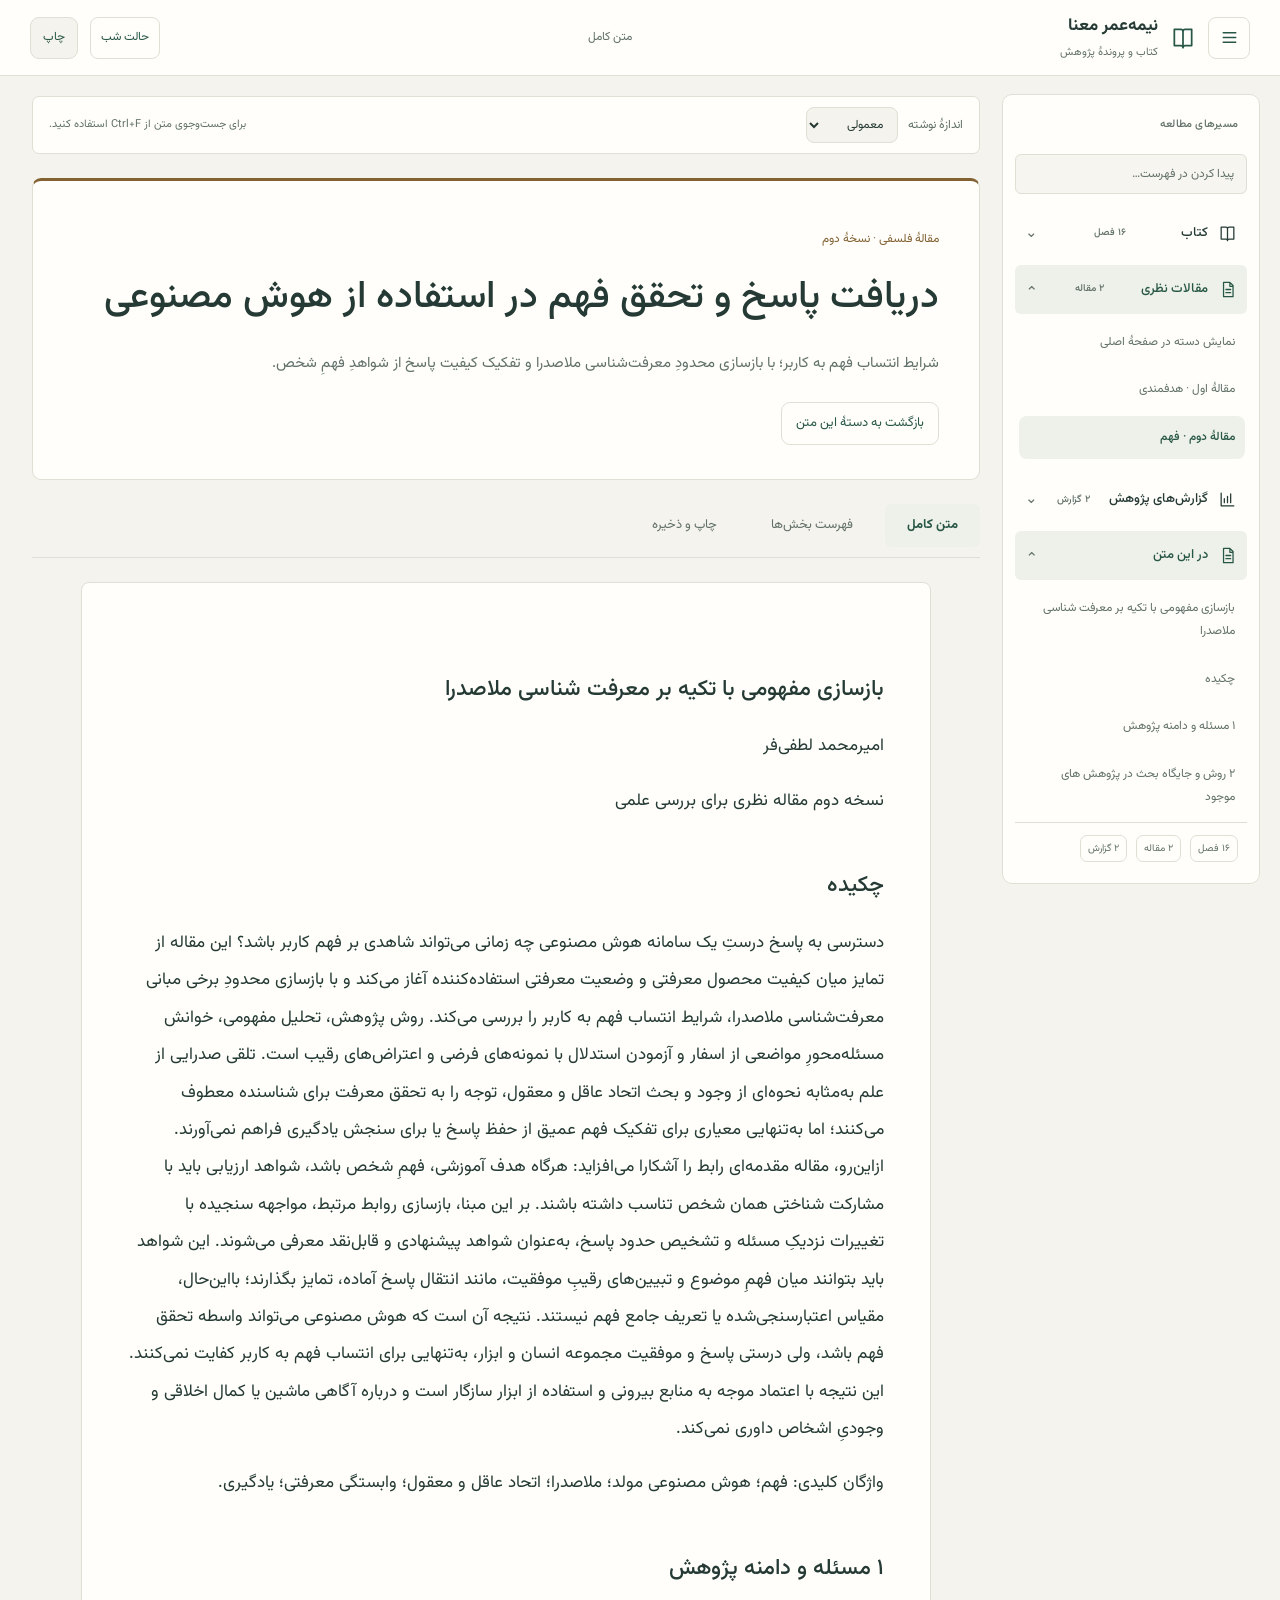
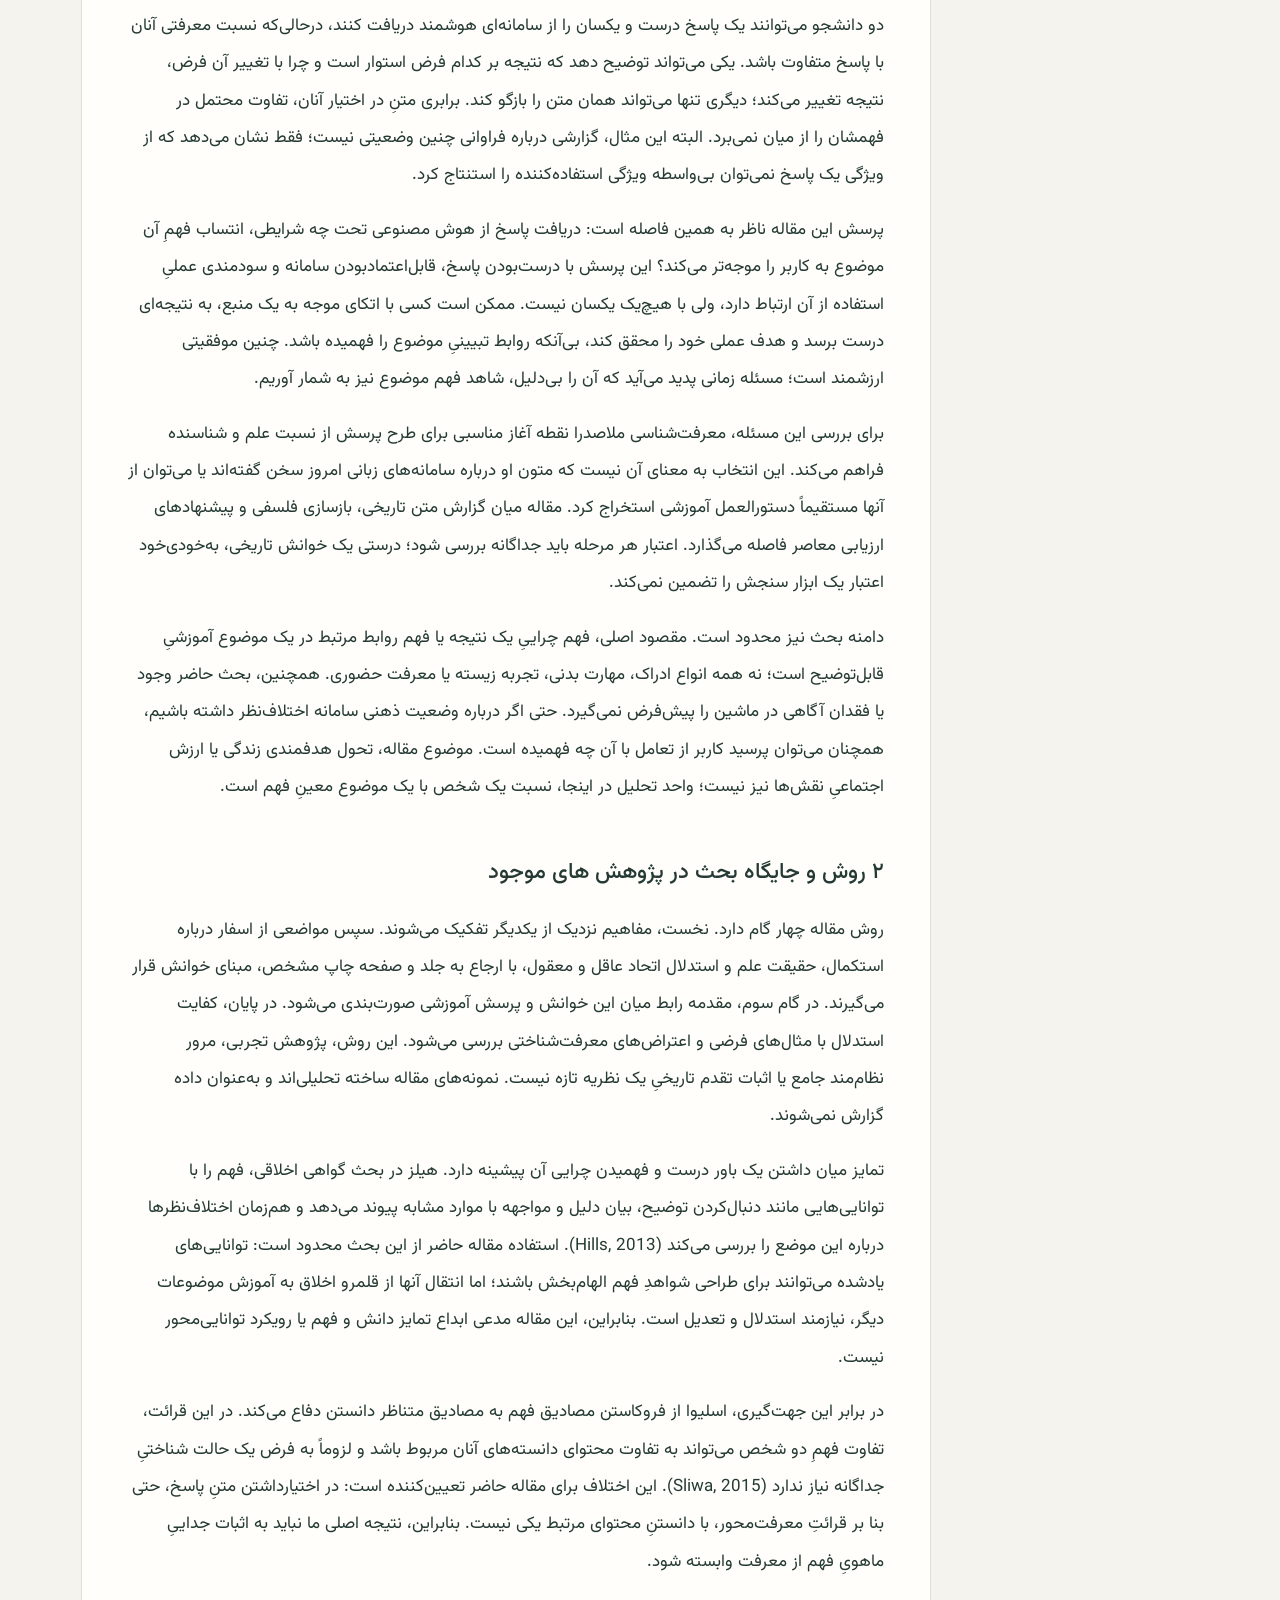
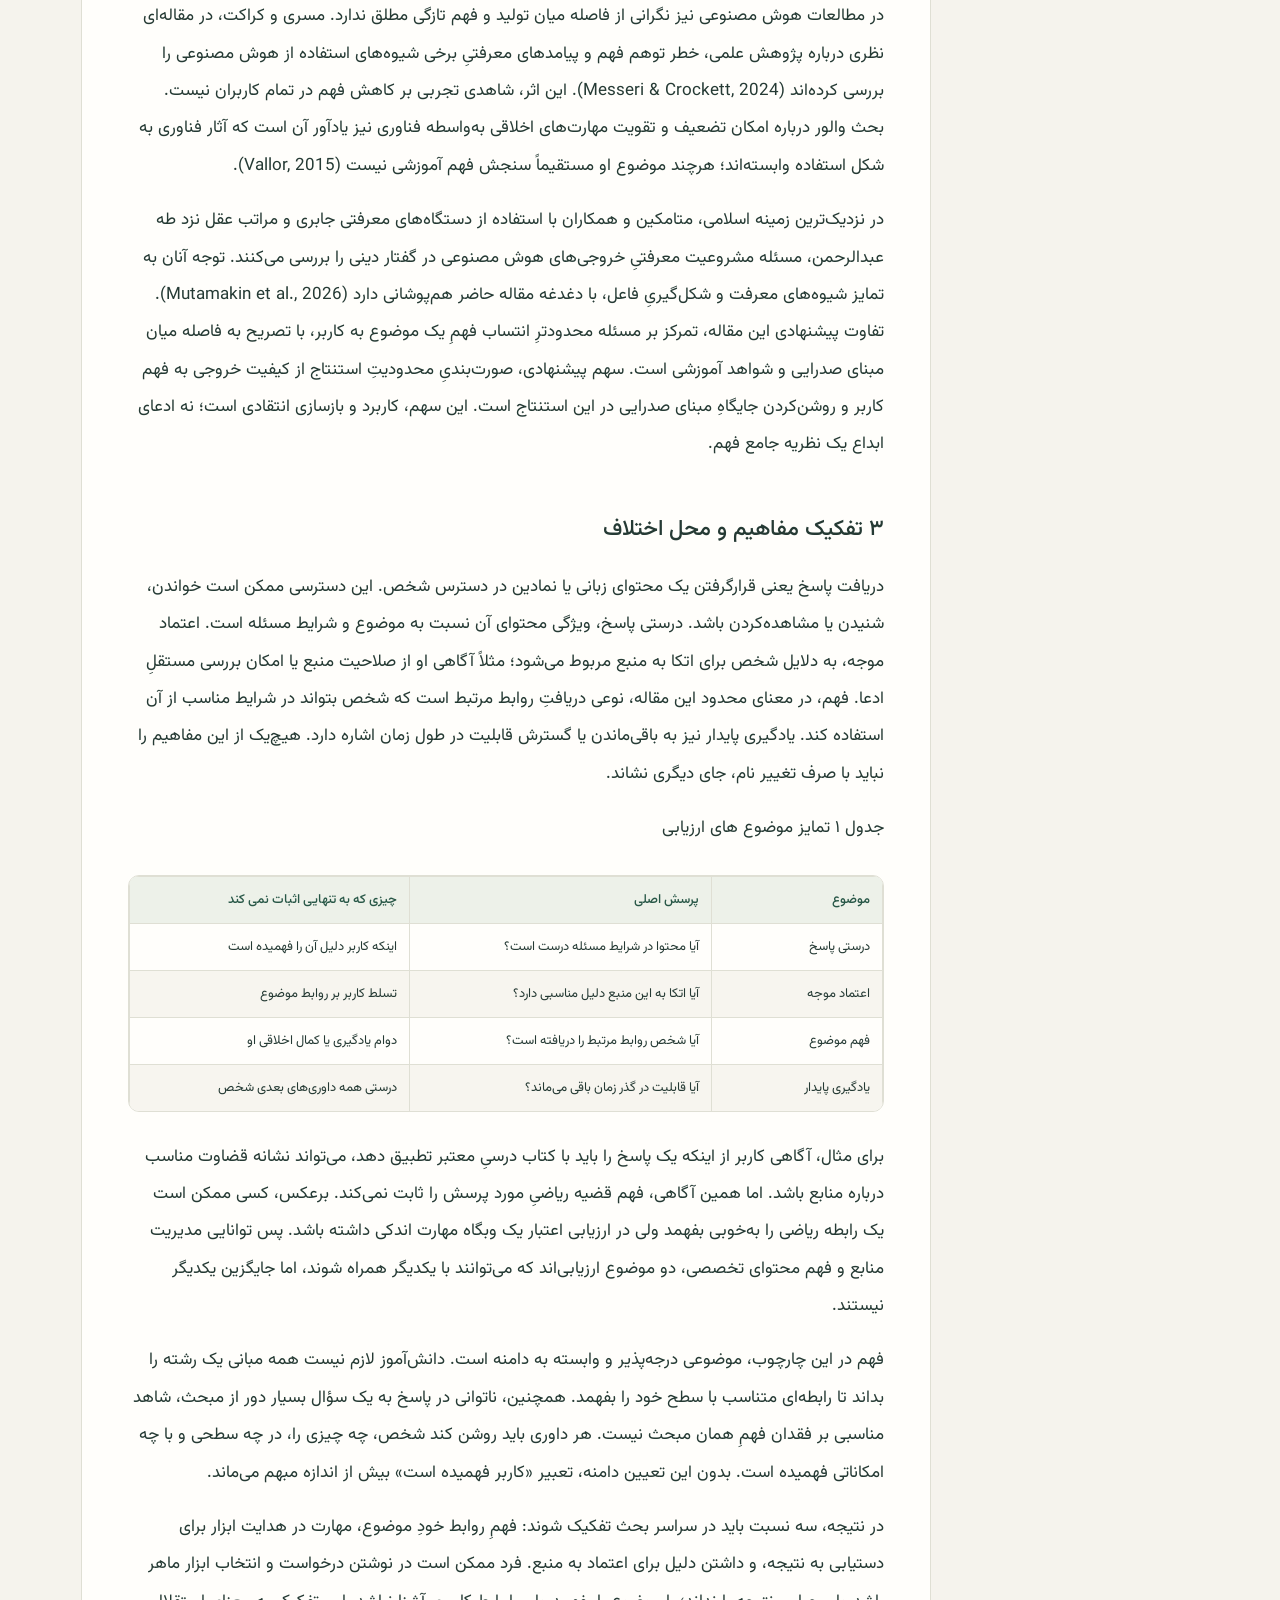
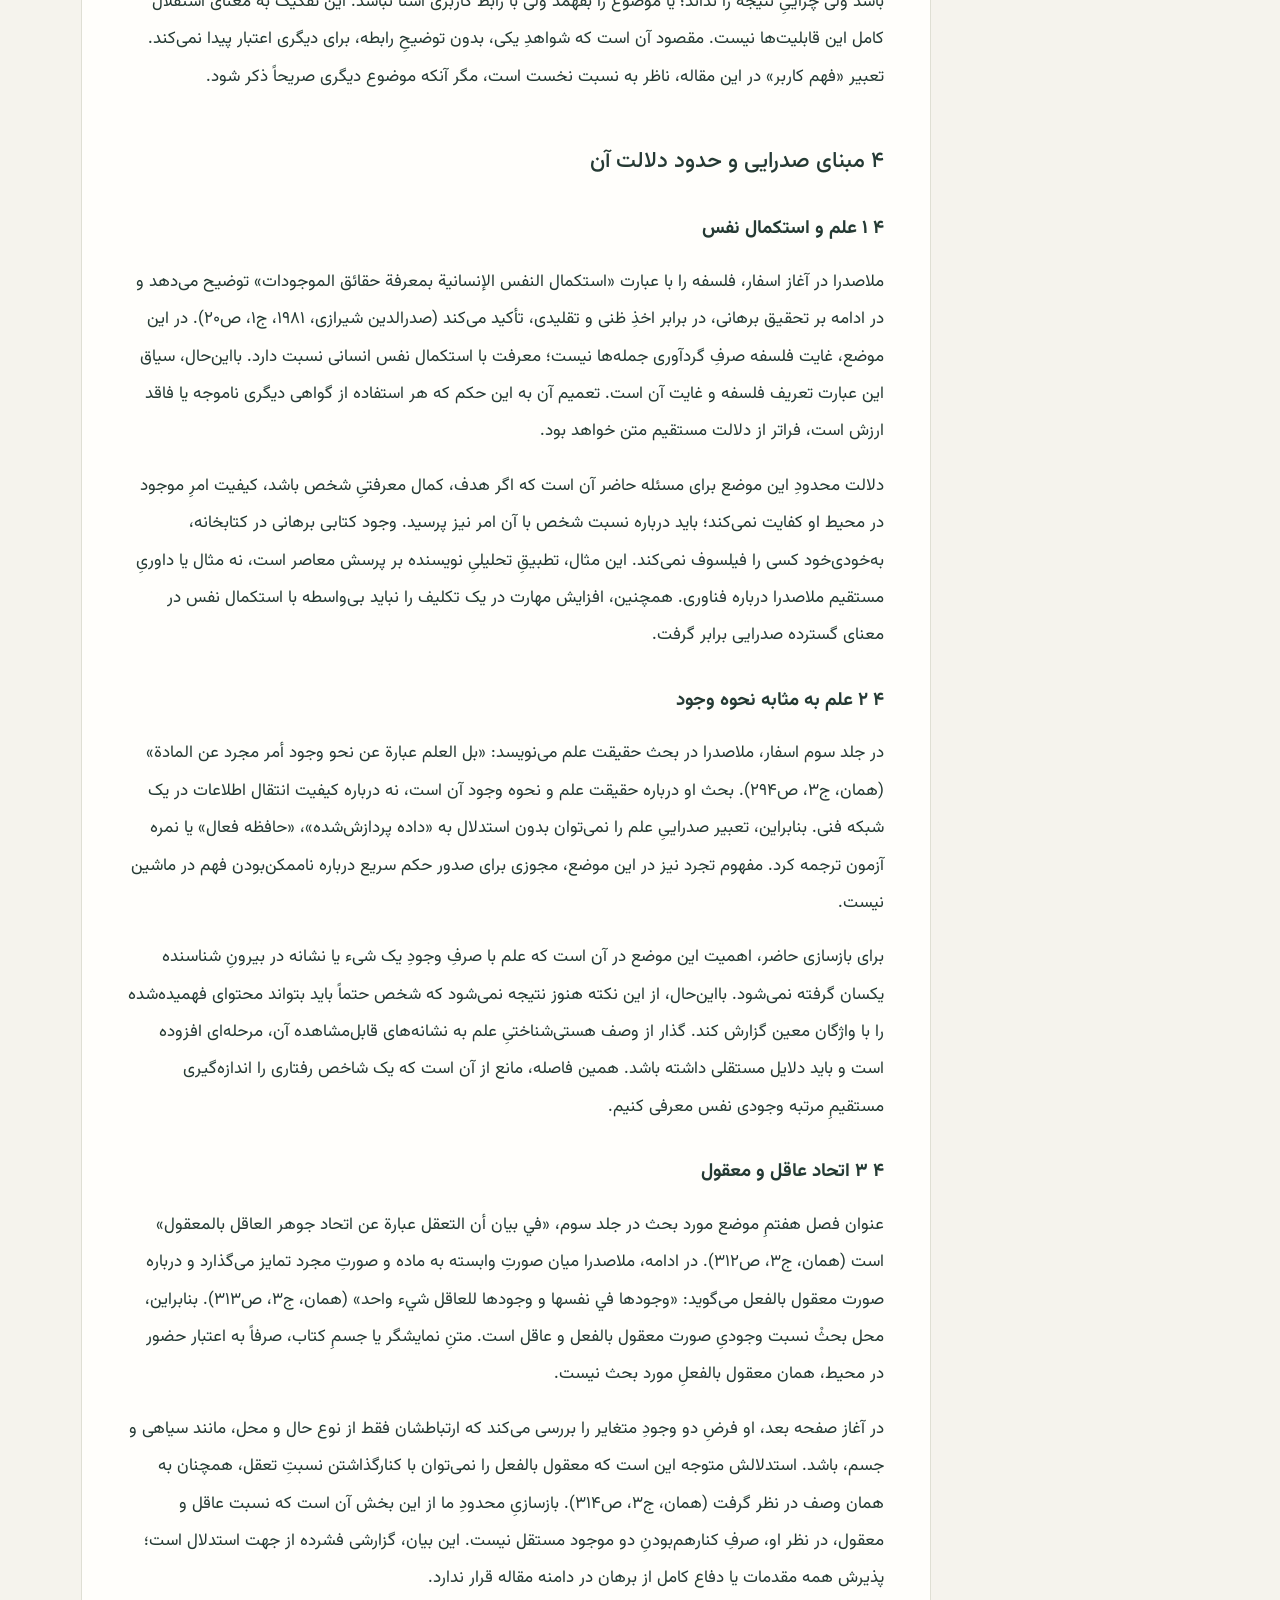
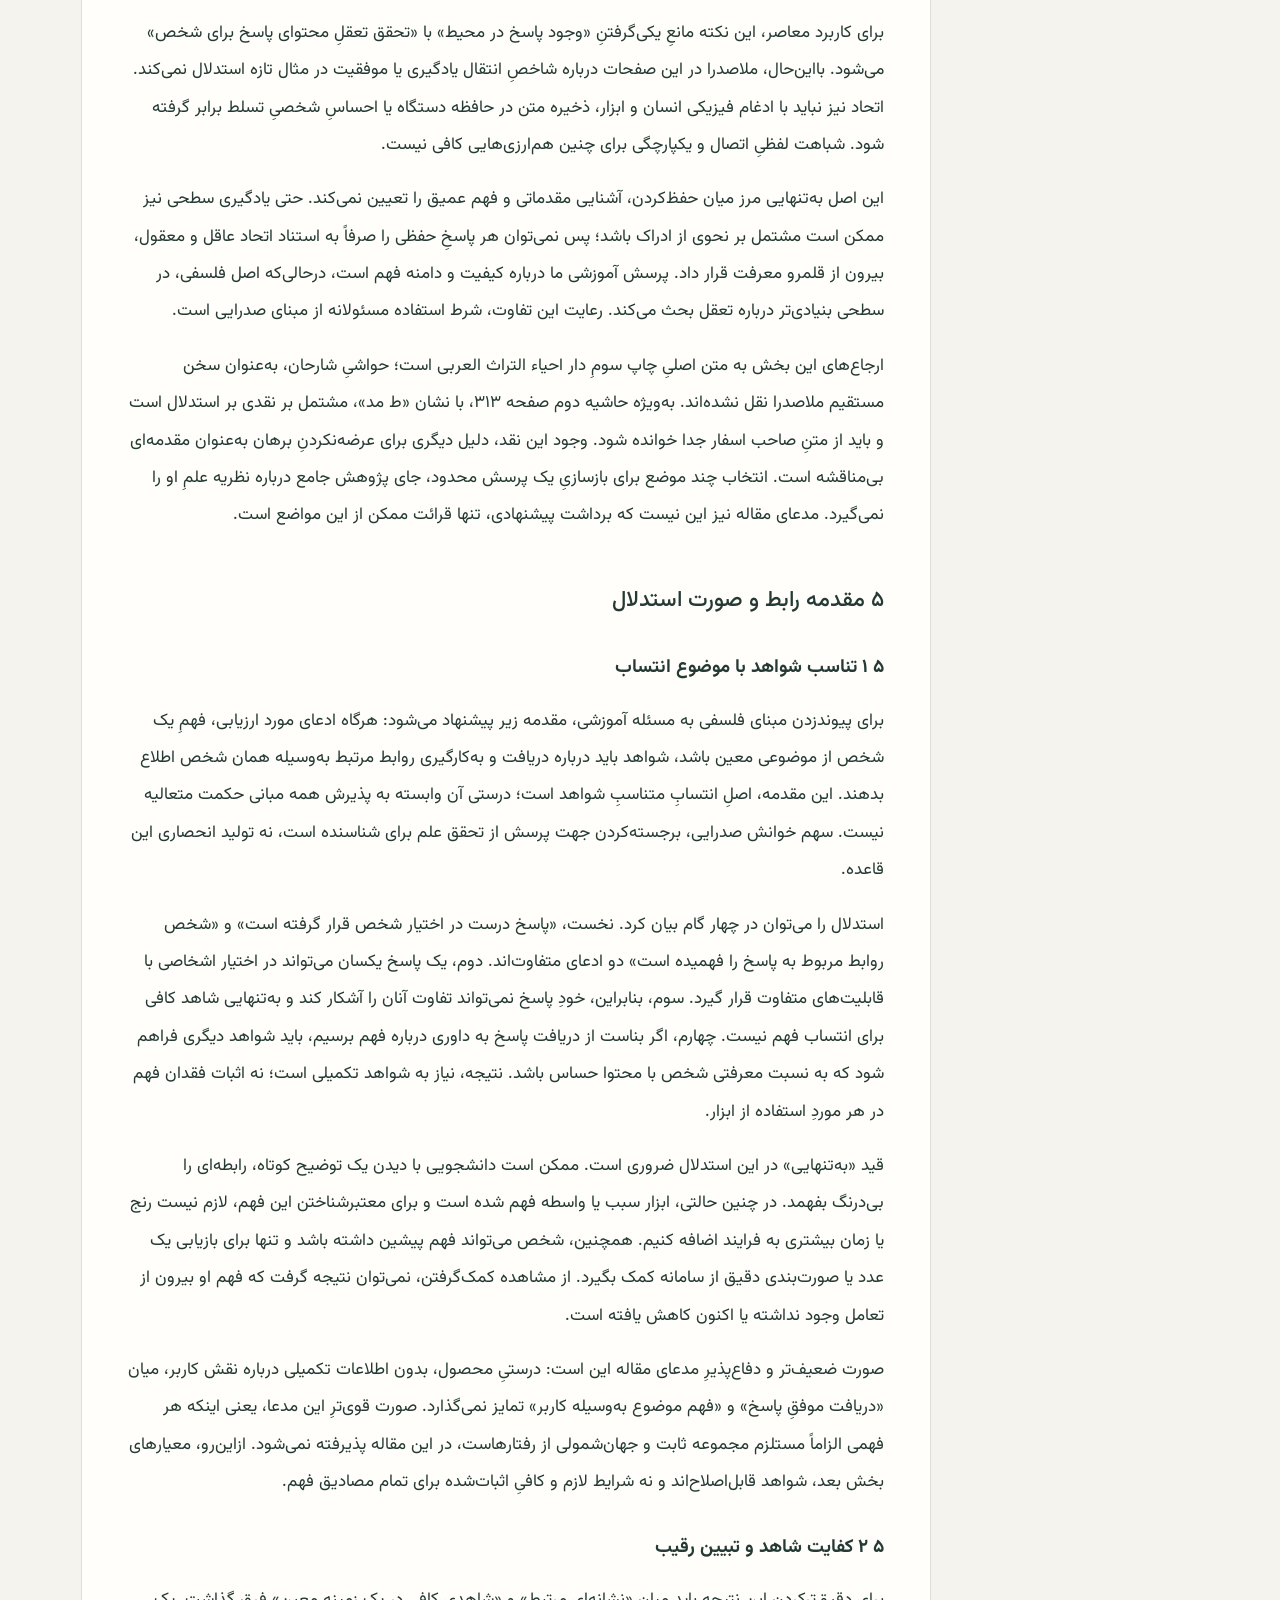
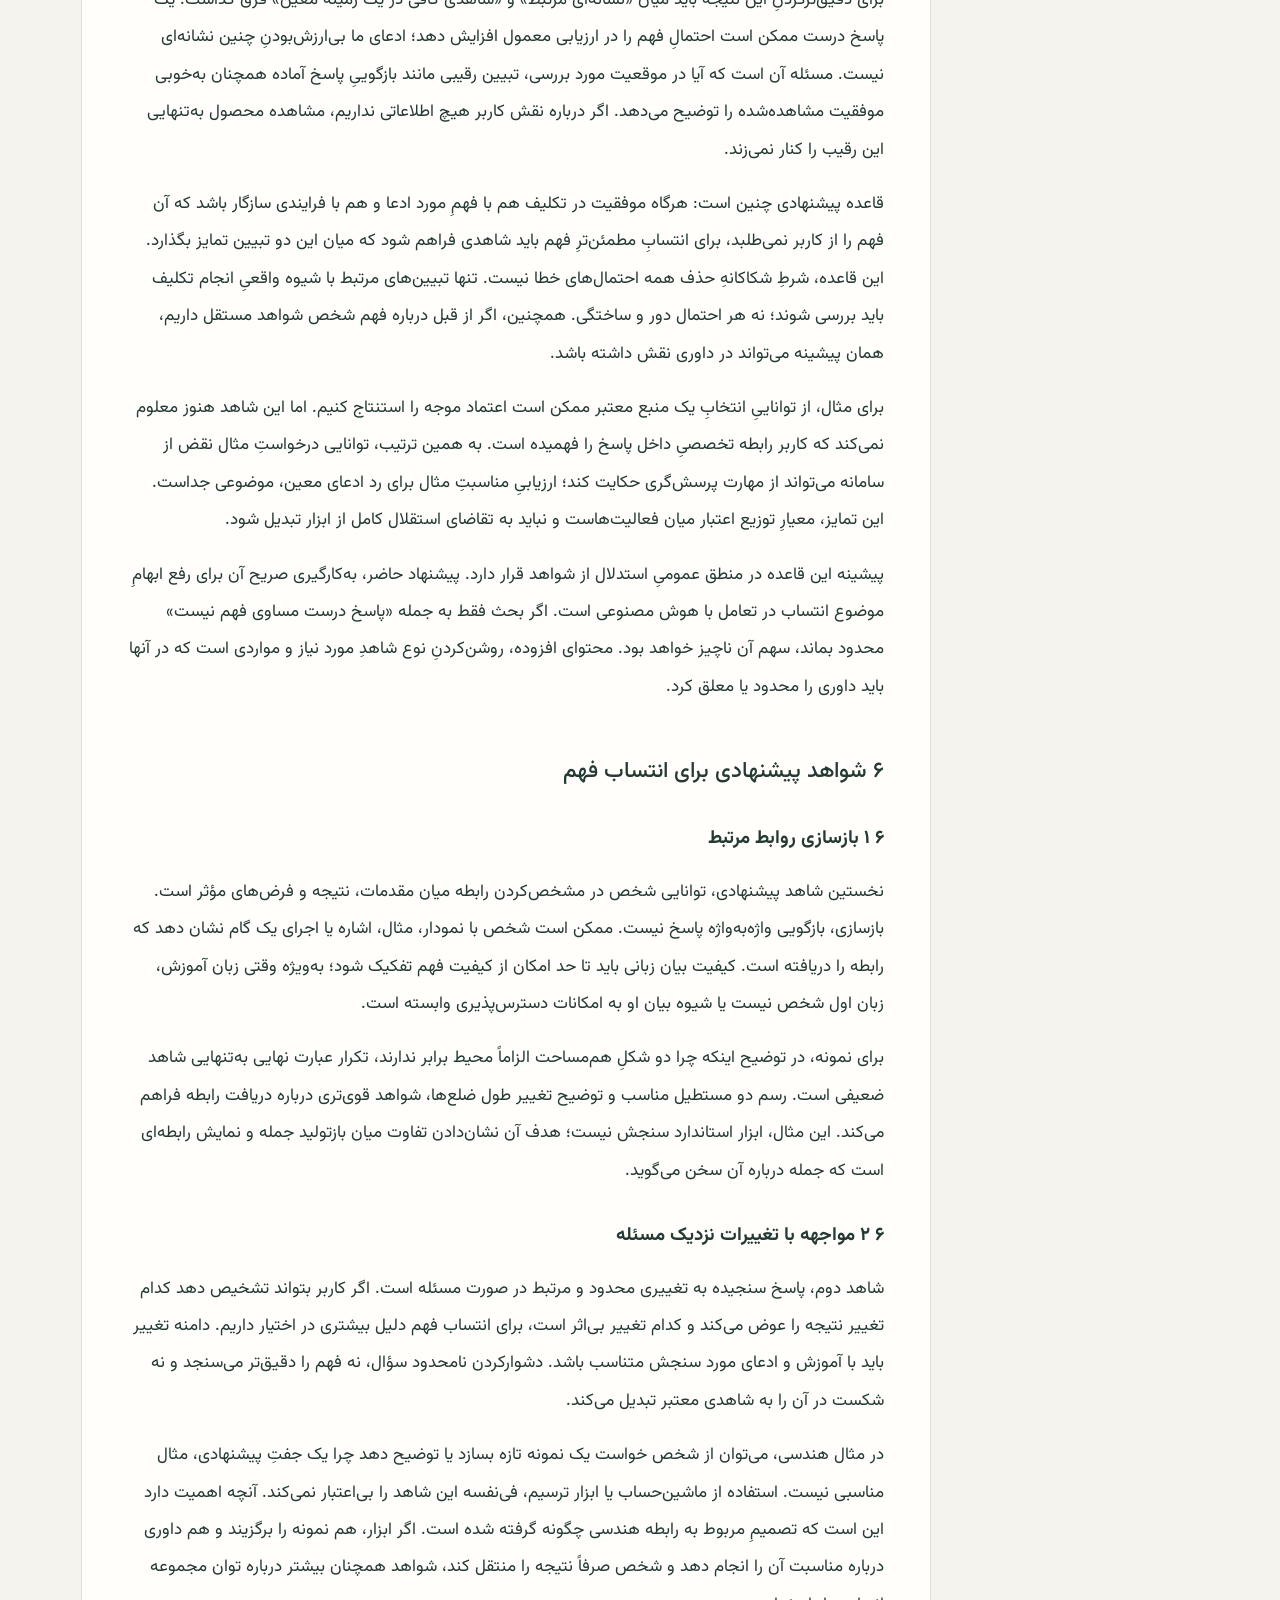
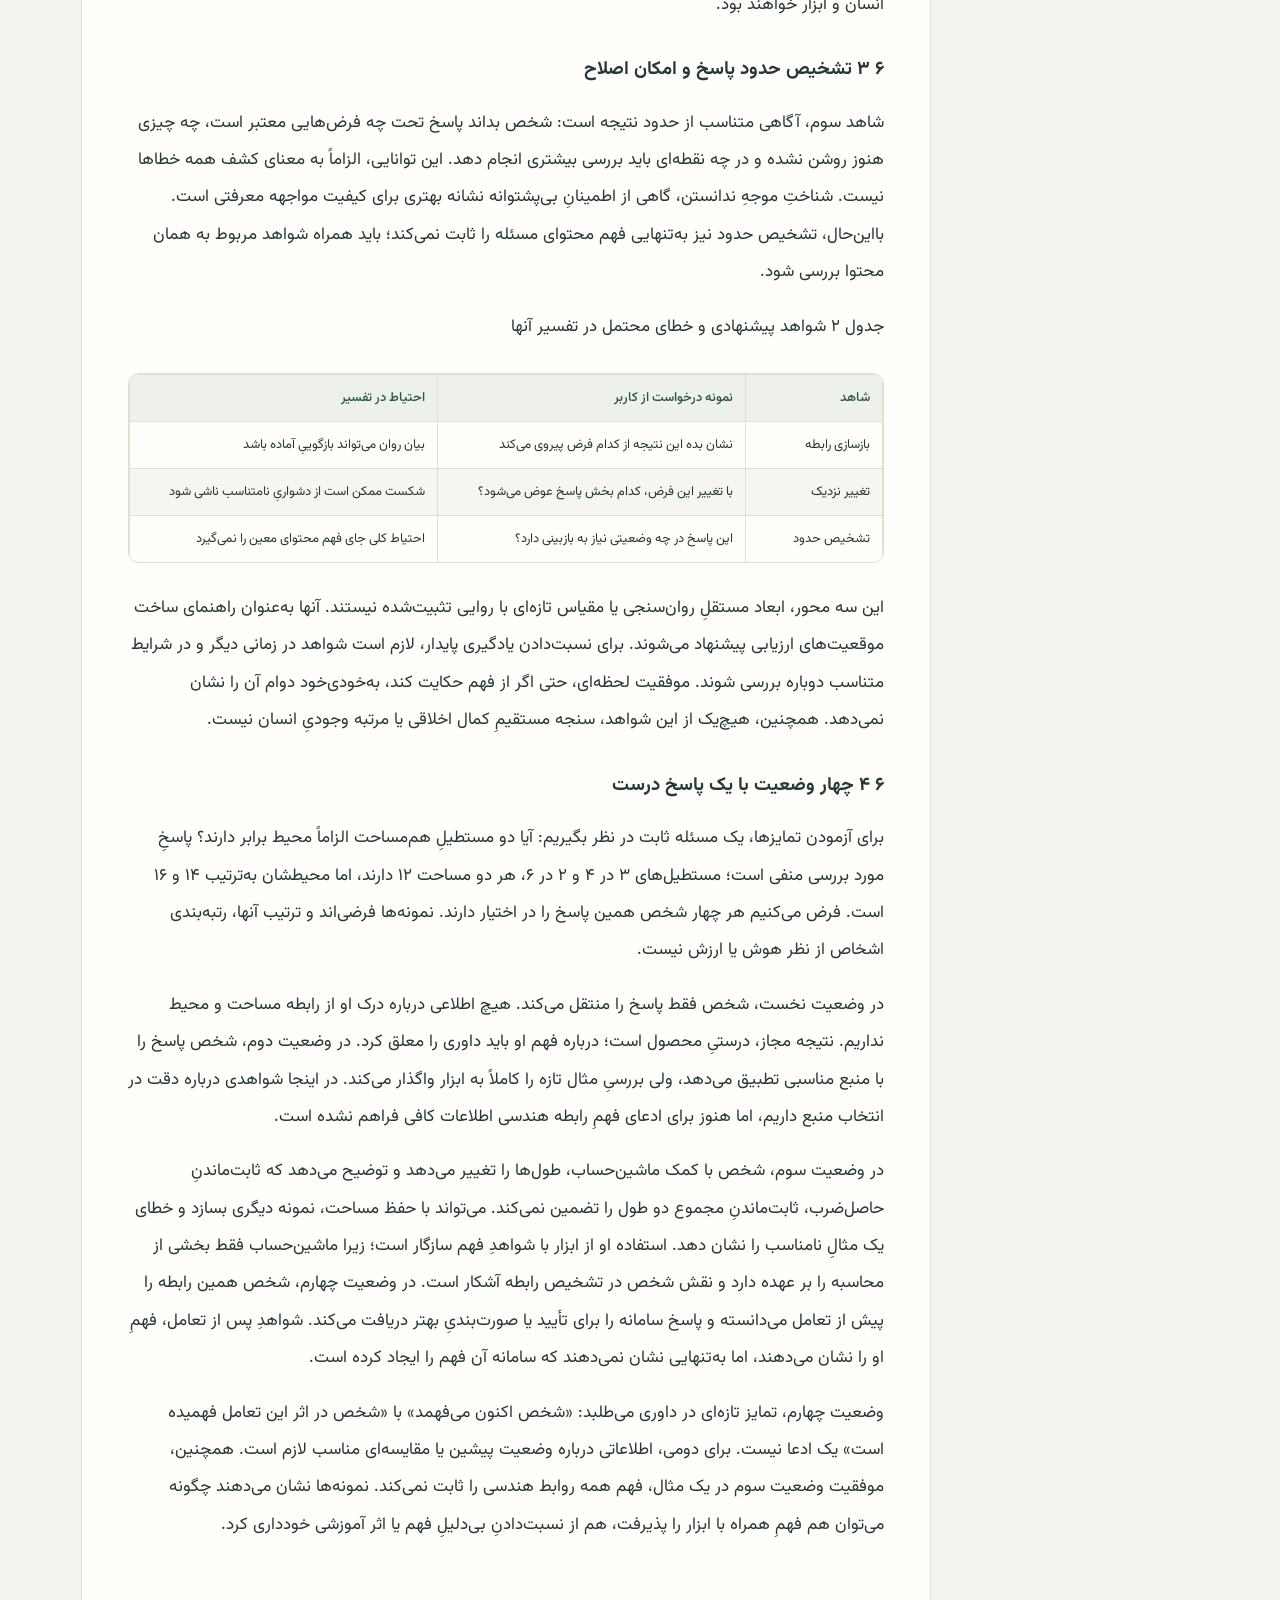
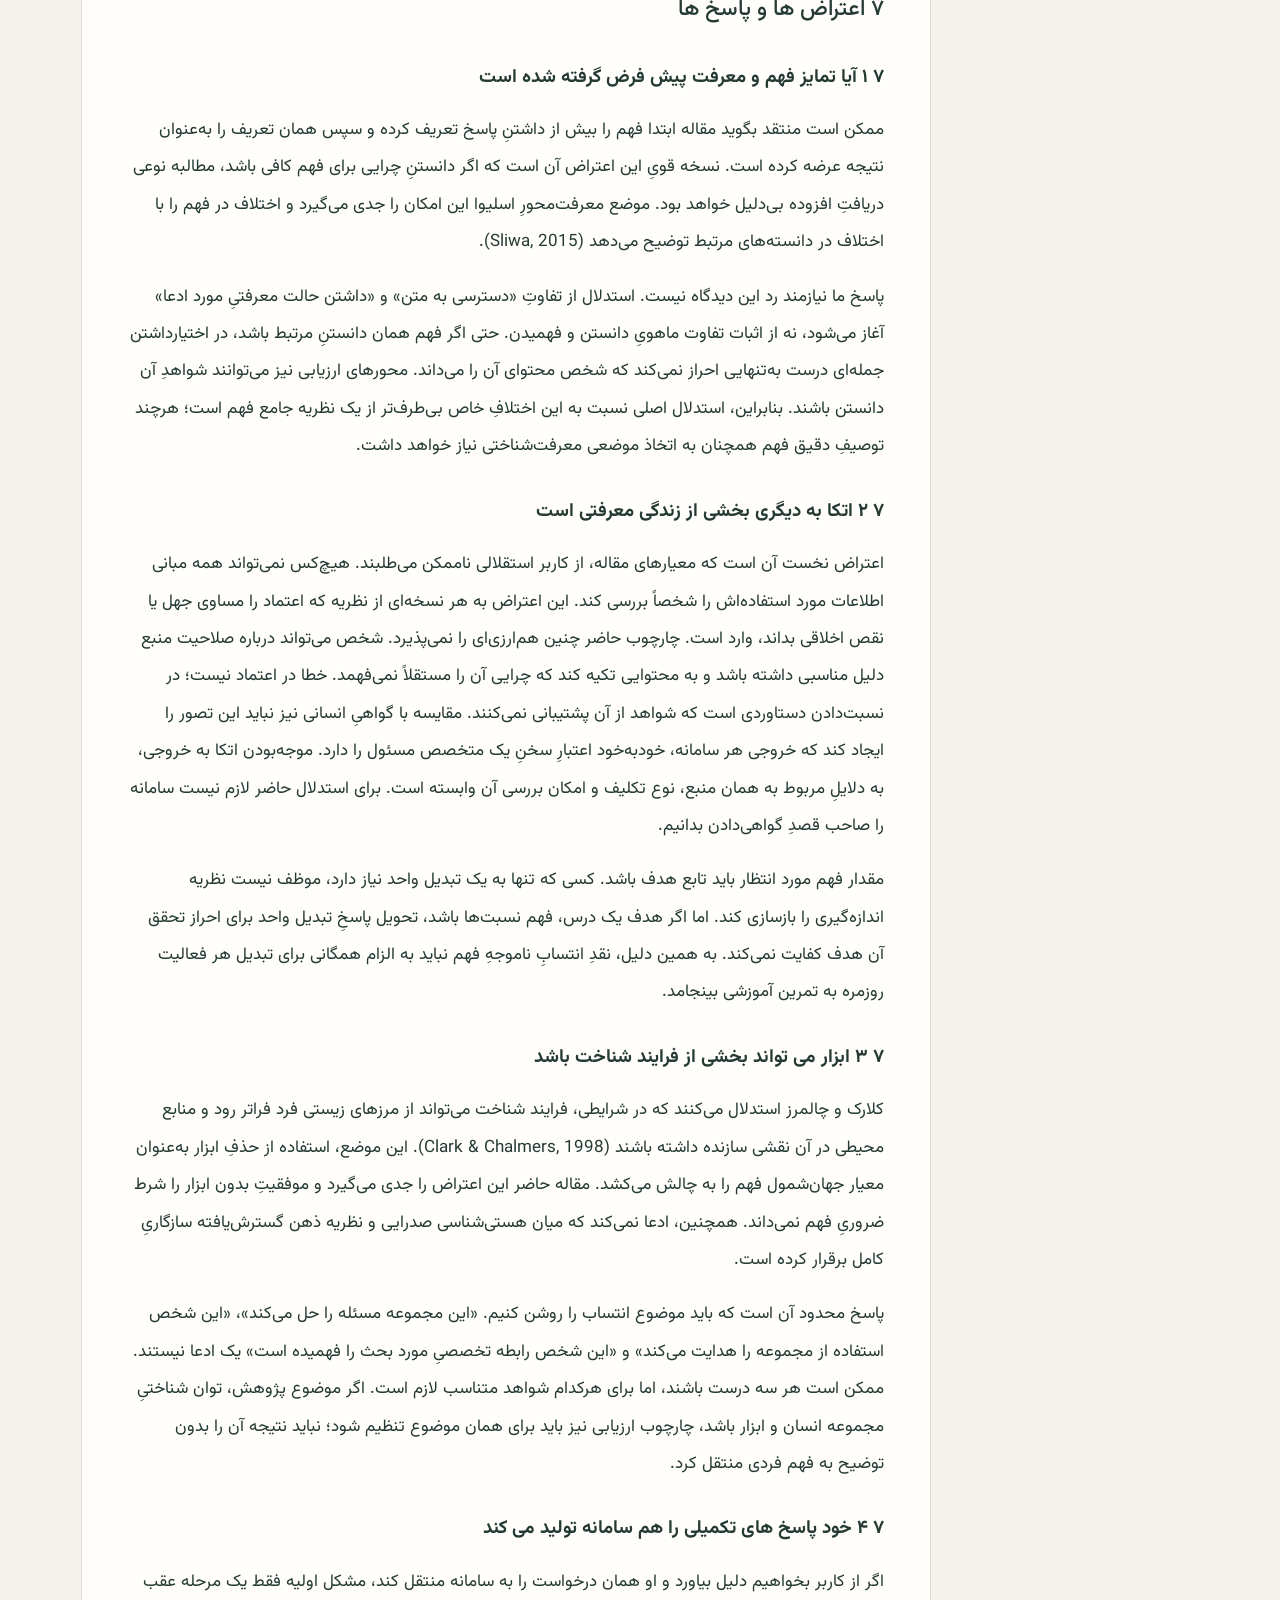
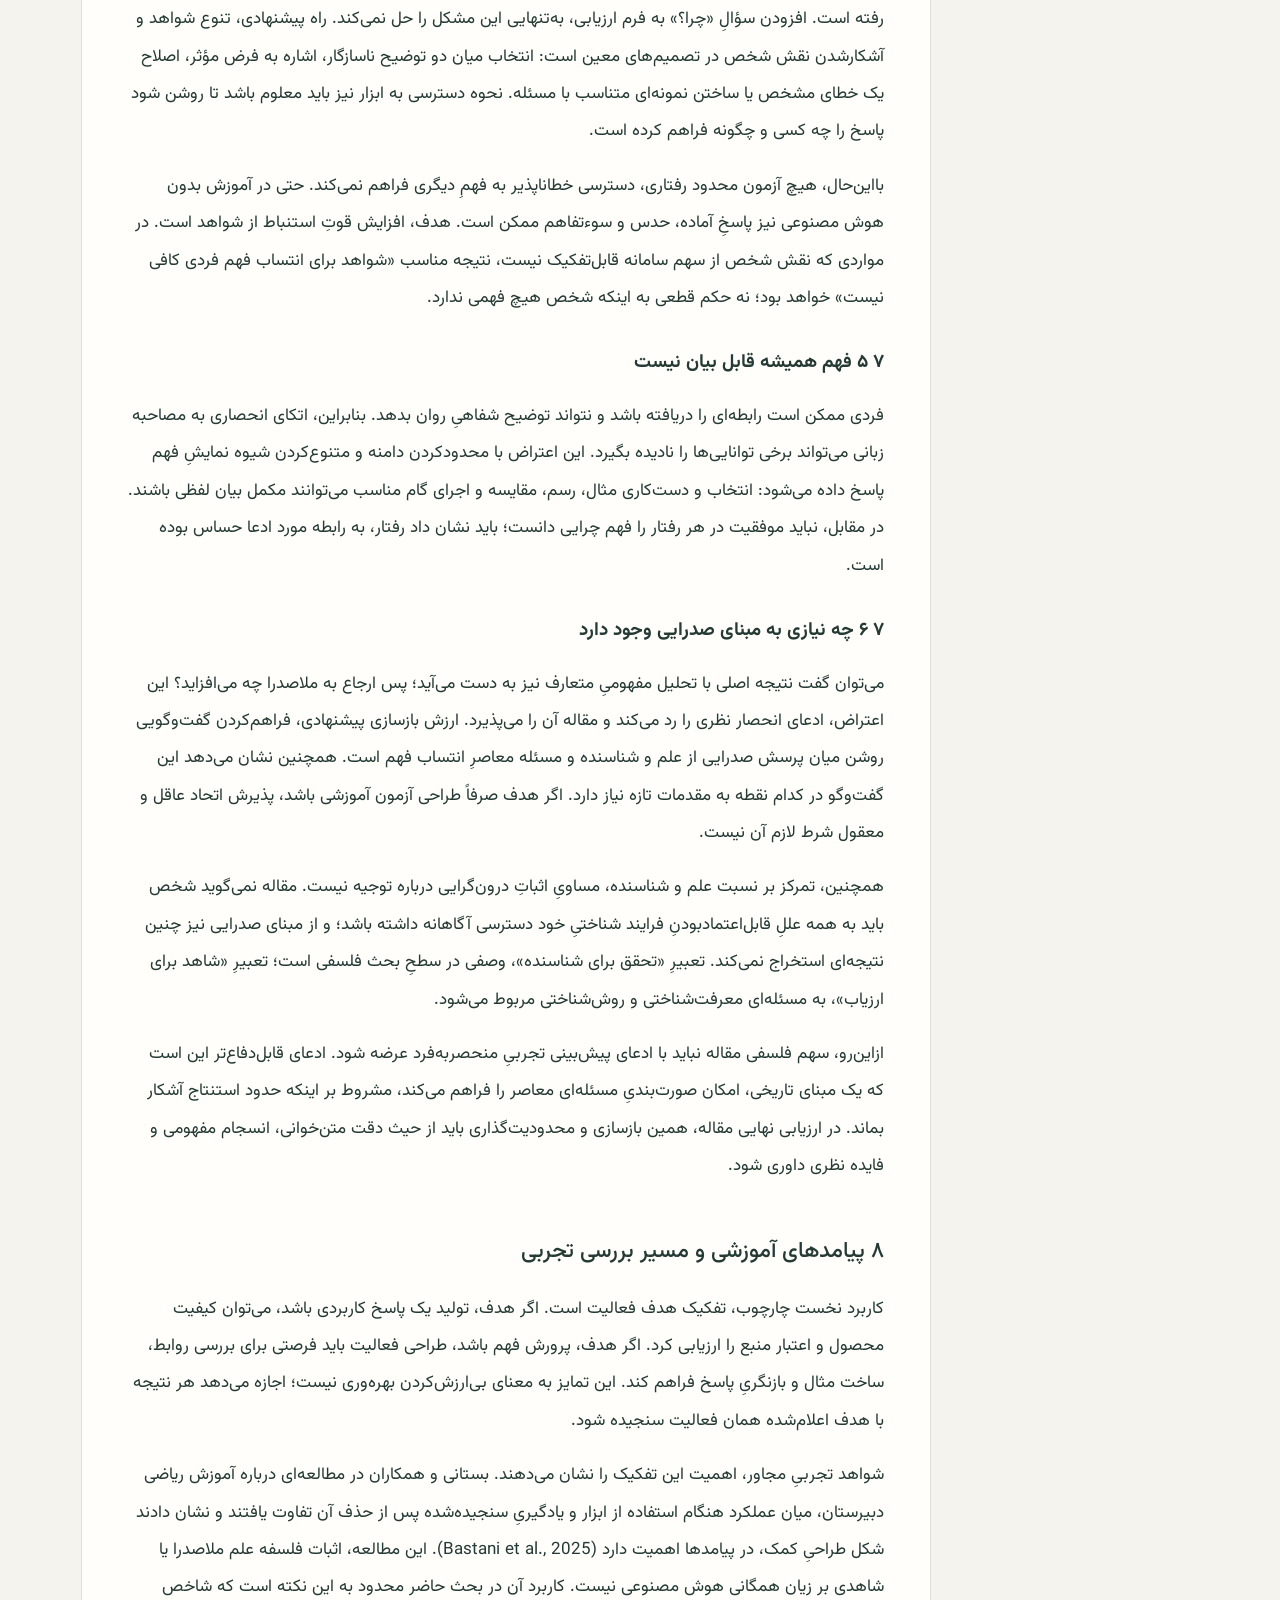
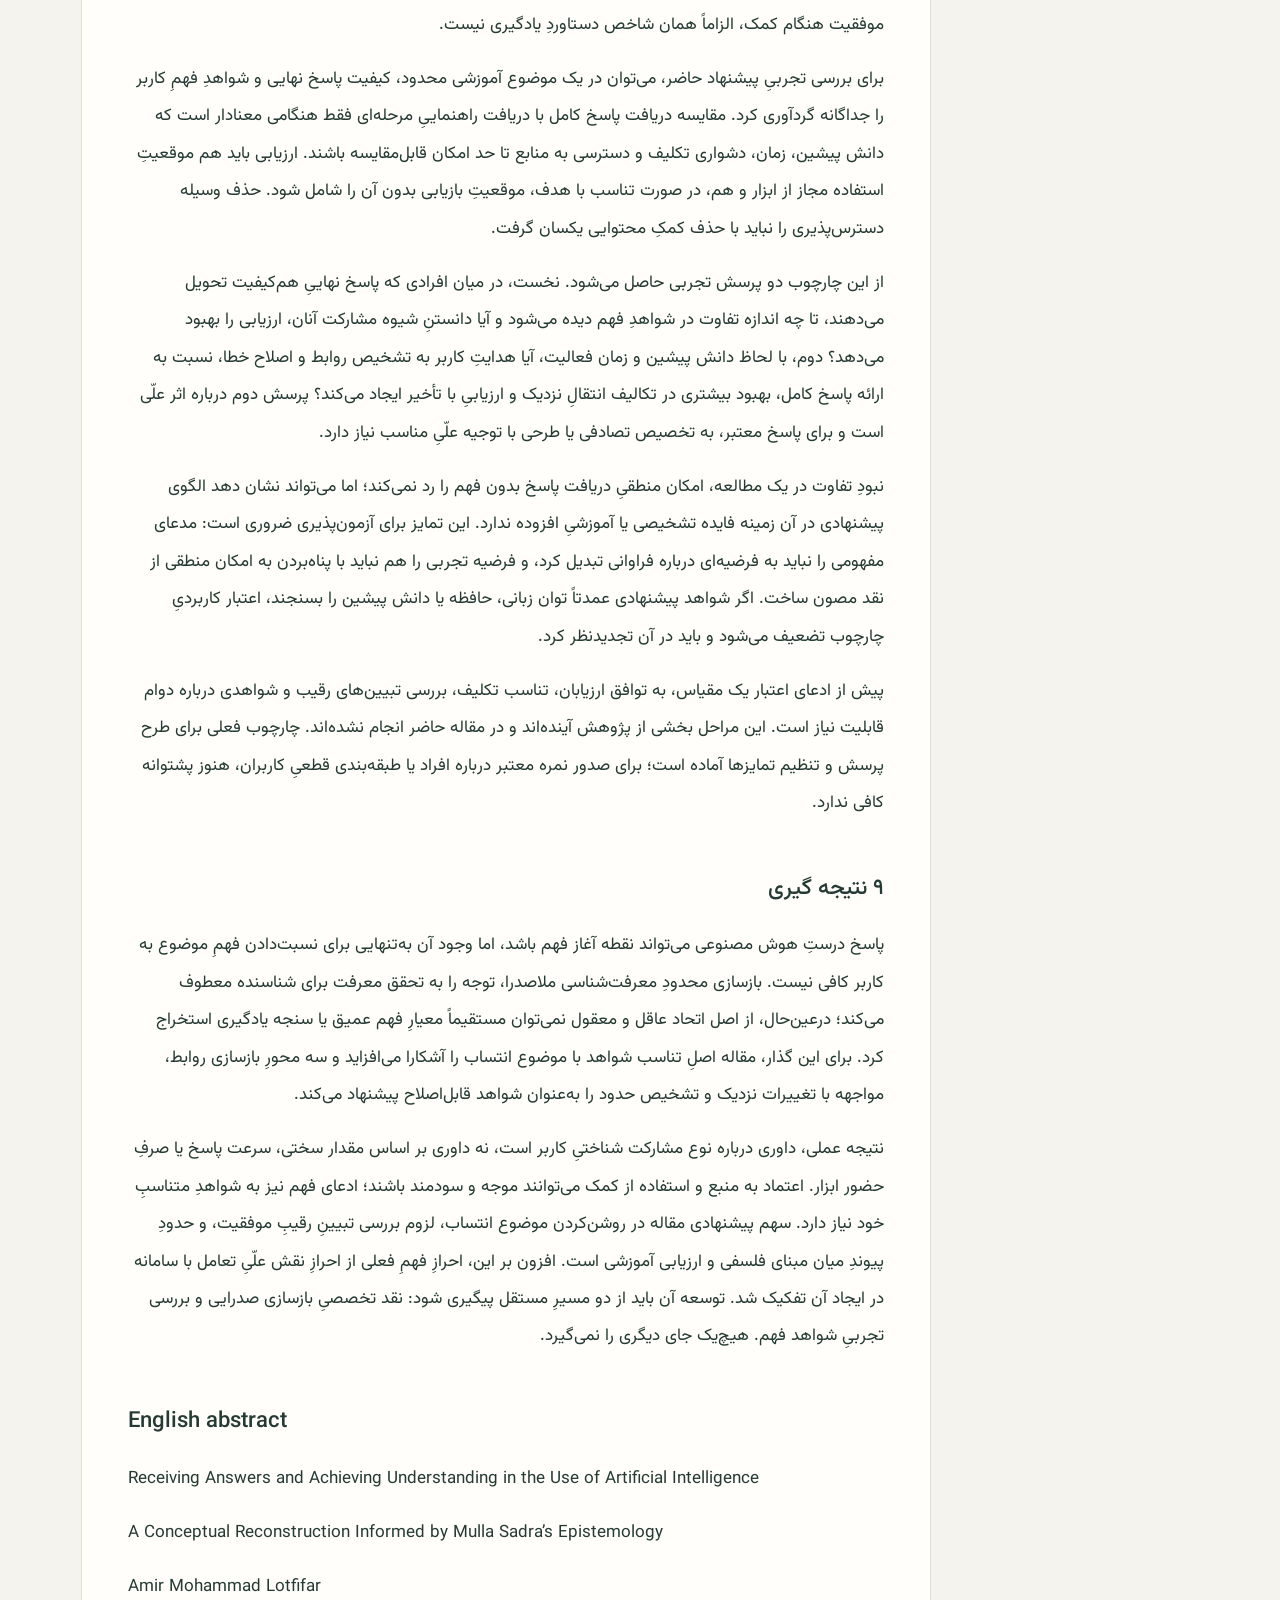
<file: article-02-understanding.html>
<!DOCTYPE html>
<html lang="fa" dir="rtl"><head><meta charset="utf-8"><meta name="viewport" content="width=device-width,initial-scale=1"><title>دریافت پاسخ و تحقق فهم در استفاده از هوش مصنوعی | نیمه‌عمر معنا</title><link rel="stylesheet" href="book-fonts.css?v=20261014"><style id="book-theme-styles">:root{color-scheme:light;--canvas:#f2efe7;--sheet:#fffdf7;--panel:#f8f5ed;--ink:#26382f;--muted:#627066;--line:#dce0d3;--accent:#285c49;--accent-soft:#e9efe5;--gold:#856023;--gold-soft:#f5ecd8;--gold-ink:#6b542b;--cover:#183e32;--cover-ink:#fcf9ee;--cover-muted:#c9d8cb;--cover-gold:#e7c98b;--focus:#956625;--danger:#864b2d;--shadow:0 12px 38px #233d2b08}
:root[data-theme="night"]{color-scheme:dark;--canvas:#0e1c18;--sheet:#162820;--panel:#1b3027;--ink:#e8ece3;--muted:#aabbb0;--line:#344a3d;--accent:#c2d8bc;--accent-soft:#263f31;--gold:#ddc48e;--gold-soft:#303124;--gold-ink:#e4cc94;--cover:#102d24;--cover-ink:#faf5e6;--cover-muted:#becfbe;--cover-gold:#e7c98b;--focus:#e4c68b;--danger:#efbc9c;--shadow:0 12px 38px #00000018}
*{box-sizing:border-box}html{scroll-padding-top:140px}body{margin:0;background:var(--canvas);color:var(--ink);font-family:Vazir,Tahoma,sans-serif;font-size:16px;line-height:1.9;-webkit-font-smoothing:antialiased}button,input,textarea{font:inherit}button,a,input,textarea,summary{-webkit-tap-highlight-color:transparent}button{cursor:pointer}button:disabled{cursor:default}a{color:var(--accent);text-decoration:none}a:hover{text-decoration:underline}a:focus-visible,button:focus-visible,input:focus-visible,textarea:focus-visible,summary:focus-visible,[tabindex="-1"]:focus-visible{outline:3px solid var(--focus);outline-offset:4px}button:disabled{opacity:.45}button{color:inherit}svg{display:block;flex-shrink:0}[hidden]{display:none!important}#book [id]{scroll-margin-top:140px}
.standalone-header{max-width:1180px;margin:0 auto;padding:27px 30px;display:flex;align-items:center;justify-content:space-between;gap:24px}.standalone-header>a{display:flex;align-items:center;gap:12px;font-size:18px;font-weight:700;color:var(--ink)}.brand-emblem{width:40px;height:40px;display:grid;place-items:center;border:1px solid var(--line);border-radius:12px;background:var(--sheet);color:var(--accent)}.standalone-header>span{font-size:11px;color:var(--muted);border:1px solid var(--line);padding:5px 12px;border-radius:30px;background:var(--sheet)}
.reader-tools{position:sticky;top:0;z-index:25;background:var(--sheet);border-top:1px solid var(--line);border-bottom:1px solid var(--line);box-shadow:0 6px 20px #17382d05}.reader-tools-inner{max-width:1180px;margin:auto;padding:11px 30px}.reader-buttons{display:flex;align-items:center;gap:8px;flex-wrap:wrap}.reader-buttons a,.reader-buttons button{display:inline-flex;align-items:center;justify-content:center;gap:8px;border:1px solid var(--line);border-radius:9px;background:var(--sheet);color:var(--ink);font-size:12px;line-height:1.7;min-height:43px;padding:9px 14px;white-space:nowrap;text-decoration:none}.reader-buttons a:hover,.reader-buttons button:not(:disabled):hover{background:var(--accent-soft);border-color:var(--accent)}.reader-buttons a:first-child{background:var(--accent-soft);color:var(--accent);font-weight:700}.reader-buttons #theme-toggle{margin-inline-start:auto;color:var(--accent)}.theme-symbol{width:17px;height:17px}:root[data-theme="paper"] .theme-sun,:root:not([data-theme]) .theme-sun{display:none}:root[data-theme="night"] .theme-moon{display:none}.reader-message{display:block;color:var(--muted);font-size:11px;line-height:1.8}.reader-message:empty{display:none}#reader-search{padding:18px 0 6px}#reader-search>label{display:block;font-size:13px;margin-bottom:8px;color:var(--ink)}.search-row{display:flex;gap:8px}.search-row input{width:100%;min-width:0;flex:1;padding:12px 14px;font-size:15px;color:var(--ink);background:var(--panel);border:1px solid var(--line);border-radius:9px}.search-row button{border:1px solid var(--line);border-radius:9px;background:var(--sheet);padding:9px 15px;color:var(--accent)}#search-status{font-size:12px;color:var(--muted);margin:10px 0}#search-results{max-height:43vh;overflow:auto;margin:0;padding:0 22px 0 0;overscroll-behavior:contain}#search-results li{margin-bottom:9px;color:var(--muted)}#search-results a{display:block;border:1px solid var(--line);border-radius:10px;background:var(--panel);padding:14px 17px;color:var(--ink);font-size:13px;line-height:1.9}#search-results strong{display:block;color:var(--accent);margin-bottom:4px;font-size:12px}
.standalone-book main{max-width:1180px;margin:auto;padding:38px 30px 70px}.workspace-view{display:block}.book-cover{position:relative;isolation:isolate;display:grid;grid-template-columns:minmax(0,1fr) 230px;gap:45px;overflow:hidden;background:var(--cover);border:1px solid #ffffff0f;border-radius:24px;padding:48px 46px;margin-bottom:32px;box-shadow:0 20px 50px #0a2c2312;color:var(--cover-ink)}.book-cover:before{content:"";position:absolute;z-index:-1;width:460px;height:460px;border:1px solid #e7c98b22;border-radius:50%;left:-250px;top:-220px}.book-cover:after{content:"";position:absolute;z-index:-1;width:330px;height:330px;border:1px solid #e7c98b18;border-radius:50%;left:-150px;bottom:-230px}.view-heading{margin:0 0 28px}.eyebrow{display:inline-block;color:var(--cover-gold);font-size:11px;padding:5px 12px;border:1px solid #e7c98b40;border-radius:30px;margin-bottom:16px}.view-heading h1{font-size:clamp(37px,4.6vw,58px);font-weight:700;line-height:1.45;letter-spacing:0;margin:0 0 11px;color:var(--cover-ink)}.view-heading>p{font-size:16px;line-height:1.9;color:var(--cover-muted);margin:0}.book-kicker{display:block;font-size:12px;color:var(--cover-gold)}.book-cover h2{font-size:27px;font-weight:500;line-height:1.8;margin:15px 0 18px;color:var(--cover-ink)}.book-cover-lead>p{font-size:14px;line-height:2;max-width:630px;color:var(--cover-muted);margin:0}.book-actions{display:flex;align-items:center;gap:15px;flex-wrap:wrap;margin-top:28px}.solid-link{display:inline-flex;align-items:center;justify-content:center;min-height:48px;border-radius:10px;background:var(--cover-gold);color:#183e32;padding:12px 23px;font-size:13px;font-weight:700;text-decoration:none}.solid-link:hover{background:#f4dbac;color:#183e32;text-decoration:none}.text-button{border:0;background:transparent;color:var(--cover-ink);padding:9px 2px;font-size:11px;line-height:1.8;text-decoration:underline;text-underline-offset:5px}.book-cover-meta{align-self:stretch;display:flex;flex-direction:column;justify-content:center;gap:5px;padding:18px 29px;background:#ffffff06;border:1px solid #c9d8cb22;border-radius:16px}.book-cover-meta strong{font-size:64px;font-weight:500;line-height:1.2;color:var(--cover-gold)}.book-cover-meta b{font-size:28px;font-weight:500;line-height:1.4;color:var(--cover-ink);margin-top:15px}.book-cover-meta span{font-size:11px;color:var(--cover-muted)}.book-cover-meta small{font-size:10px;line-height:2;color:var(--cover-muted);border-top:1px solid #c9d8cb22;margin-top:19px;padding-top:15px}
.section-head{display:flex;align-items:center;justify-content:space-between;gap:18px;margin:32px 3px 18px}.section-head h2{font-size:23px;font-weight:700;line-height:1.7;margin:0}.book-toc-hint{font-size:11px;color:var(--muted)}.book-revision-note{padding:25px 30px;background:var(--accent-soft);border:1px solid var(--line);border-radius:16px;margin-bottom:28px}.book-revision-note>span{font-size:11px;color:var(--accent)}.book-revision-note h2{font-size:21px;font-weight:500;line-height:1.8;margin:8px 0 13px;color:var(--ink)}.book-revision-note p{font-size:13px;line-height:2;color:var(--muted);margin:10px 0 0}.book-toc{display:grid;grid-template-columns:repeat(3,minmax(0,1fr));gap:14px;margin-bottom:36px}.book-toc-front,.book-toc-end{grid-column:1/-1;background:var(--sheet);border:1px solid var(--line);border-radius:12px;padding:16px 23px;font-size:13px}.book-toc-part{background:var(--sheet);border:1px solid var(--line);border-radius:14px;padding:22px 24px;box-shadow:var(--shadow)}.book-toc-part small{font-size:10px;color:var(--gold)}.book-toc h3{font-size:17px;font-weight:500;color:var(--ink);margin:5px 0 18px}.book-toc-part>a{display:flex;align-items:baseline;gap:12px;font-size:12px;line-height:1.9;color:var(--ink);margin-top:13px}.book-toc-part>a>span{min-width:23px;font-size:11px;color:var(--gold)}.book-toc-part>a:hover{color:var(--accent)}.book-toc-end{display:flex;align-items:center;flex-wrap:wrap;gap:15px 28px}
.book-part-heading{display:flex;align-items:baseline;gap:17px;padding:42px 5px 18px}.book-part-heading>span{font-size:11px;color:var(--gold);white-space:nowrap}.book-part-heading h2{font-size:24px;font-weight:500;line-height:1.8;color:var(--ink);margin:0}.report-fold{border:1px solid var(--line);border-radius:16px;background:var(--sheet);box-shadow:var(--shadow);margin:0 0 13px;overflow:hidden}.report-fold>summary{display:flex;align-items:center;gap:19px;padding:23px 28px;list-style:none;cursor:pointer}.report-fold>summary::-webkit-details-marker{display:none}.report-fold>summary>b{flex:1;font-size:17px;font-weight:500}.report-fold>summary>small{font-size:11px;color:var(--muted)}.report-fold>summary>i{font-style:normal;color:var(--gold);font-size:23px;font-weight:400;margin-inline-start:auto}.report-fold[open]>summary{border-bottom:1px solid var(--line);background:var(--panel)}.report-fold[open]>summary>i{transform:rotate(45deg)}.book-chapter>summary>div{flex:1;min-width:0}.book-chapter summary b{display:block;font-size:17px;font-weight:500;line-height:1.8;color:var(--ink)}.book-chapter summary small{display:block;font-size:10px;color:var(--muted);margin-bottom:3px}.book-chapter-number{display:grid;place-items:center;min-width:45px;width:45px;height:45px;border-radius:50%;background:var(--gold-soft);color:var(--gold-ink);font-size:19px;font-weight:500}.fold-body.book-prose{max-width:875px;padding:34px 42px 38px;margin:0 auto;font-size:17px;line-height:2.22;color:var(--ink)}.book-prose p{margin:0 0 23px}.book-prose h3{font-size:22px;font-weight:500;line-height:1.8;margin:36px 0 17px;color:var(--accent);text-wrap:balance}.book-prose h4{font-size:18px;font-weight:500;line-height:1.9;margin:27px 0 13px;color:var(--ink);text-wrap:balance}.book-prose>h3:first-child{margin-top:4px}.book-prose ul,.book-prose ol{padding-inline-start:25px}.book-prose li{margin-bottom:8px}.book-prose strong{font-weight:700}.book-prose a{color:var(--accent);text-decoration:underline;text-underline-offset:4px}.book-prose code{overflow-wrap:anywhere;font-size:.9em}
.chapter-expansion{padding-bottom:19px;margin:25px 0 32px;border-bottom:1px solid var(--line)}.scene-kicker{display:inline-block;font-size:10px;color:var(--gold);padding:4px 10px;background:var(--gold-soft);border-radius:30px;margin:0 0 10px}.book-scene>h3:first-of-type{margin-top:8px}.book-pause{margin:29px 0;padding:27px;border-radius:14px;background:var(--gold-soft);border:1px solid var(--line);border-inline-start:3px solid var(--gold)}.pause-index{font-size:10px;color:var(--gold-ink)}.book-pause h4{font-size:18px;color:var(--gold-ink);margin:8px 0 16px}.book-pause p{font-size:15px;line-height:2.1}.book-pause label{display:block;font-size:12px;font-weight:500;margin:21px 0 9px;color:var(--gold-ink)}.book-pause textarea{display:block;width:100%;max-width:100%;min-height:110px;resize:vertical;overflow-y:auto;padding:14px 16px;font-size:15px;line-height:1.95;border:1px solid var(--line);border-radius:9px;background:var(--sheet);color:var(--ink)}textarea::placeholder,input::placeholder{color:var(--muted);opacity:1}.book-pause .note-status{font-size:11px;line-height:1.8;color:var(--muted);margin:9px 0 0}.book-pause .note-status[data-saved="false"]{color:var(--danger)}.book-pause:target{outline:2px solid var(--focus);outline-offset:5px}.book-analysis{background:var(--accent-soft);border:1px solid var(--line);border-radius:12px;margin-bottom:28px;overflow:hidden}.book-analysis>summary{display:flex;align-items:center;justify-content:space-between;gap:16px;padding:18px 22px;list-style:none;cursor:pointer;color:var(--accent);font-size:13px;font-weight:500}.book-analysis>summary::-webkit-details-marker{display:none}.analysis-symbol{font-size:22px;font-weight:400}.book-analysis[open] .analysis-symbol{transform:rotate(45deg)}.book-analysis[open]>summary{border-bottom:1px solid var(--line)}.book-analysis-body{padding:5px 25px 12px}.book-analysis-body h3{font-size:20px;margin-top:20px}.book-analysis-body p{font-size:16px;line-height:2.18}.book-countercase>h3{font-size:21px}.book-deeper{margin:30px 0;padding-top:8px;border-top:1px solid var(--line)}.return-to-pause a{font-size:12px}.book-chapter-nav{display:flex;justify-content:space-between;align-items:center;gap:14px;border-top:1px solid var(--line);padding-top:23px;margin-top:34px;font-size:12px}.book-chapter-nav a{text-decoration:none}.book-note-print{display:none;white-space:pre-wrap;overflow-wrap:anywhere}
.table-wrap{width:100%;max-width:100%;overflow-x:auto;border:1px solid var(--line);border-radius:11px;margin:27px 0;overscroll-behavior:contain}table{border-collapse:collapse;width:100%;font-size:13px;line-height:1.95}thead{background:var(--accent-soft)}th{font-weight:500;color:var(--accent);text-align:start}th,td{padding:14px 16px;border-bottom:1px solid var(--line);vertical-align:top;min-width:125px}td+td,th+th{border-inline-start:1px solid var(--line)}tbody tr:last-child td{border-bottom:0}tbody tr:nth-child(even){background:var(--panel)}.book-glossary{margin:0}.book-glossary>div{padding:23px 0;border-bottom:1px solid var(--line)}.book-glossary>div:last-child{border-bottom:0}.book-glossary dt{font-size:18px;font-weight:500;color:var(--accent)}.book-glossary dd{font-size:15px;margin:9px 0 0;line-height:2.1}.book-references{direction:ltr;text-align:left;padding-left:24px;font-family:Georgia,"Times New Roman",serif;font-size:15px;line-height:1.9;overflow-wrap:anywhere}.book-references li{padding-left:5px;margin-bottom:23px;color:var(--ink)}.book-references a{font-size:13px}.book-end-mark{text-align:center;font-size:12px;color:var(--muted);padding-top:18px;margin-top:25px!important}.book-footer{display:flex;justify-content:space-between;gap:20px;border-top:1px solid var(--line);padding:25px 3px 0;margin-top:34px;color:var(--muted);font-size:11px}.book-footer a{color:var(--accent)}
.book-loader{display:none;position:fixed;inset:0;z-index:1000;background:var(--canvas);padding:25px}.has-loader .book-loader{display:grid;place-items:center;opacity:0;visibility:hidden;pointer-events:none;transition:opacity .22s ease,visibility .22s ease}.has-loader.is-loading .book-loader{opacity:1;visibility:visible;pointer-events:auto}.is-loading{overflow:hidden}.loader-card{width:min(100%,390px);text-align:center;border:1px solid var(--line);border-radius:23px;background:var(--sheet);box-shadow:var(--shadow);padding:42px 30px}.loader-emblem{width:67px;height:67px;display:grid;place-items:center;border:1px solid var(--line);border-radius:20px;color:var(--accent);background:var(--accent-soft);margin:0 auto 19px}.loader-card h2{font-size:24px;font-weight:500;color:var(--ink);margin:0 0 8px}.loader-card p{font-size:13px;color:var(--muted);margin:0}.loader-ring{display:block;width:28px;height:28px;border:2px solid var(--line);border-top-color:var(--gold);border-radius:50%;animation:book-spin .9s linear infinite;margin:23px auto}.loader-card button{border:1px solid var(--line);border-radius:8px;padding:8px 15px;background:var(--panel);color:var(--accent);font-size:11px;min-height:40px}.loader-card button:hover{background:var(--accent-soft)}@keyframes book-spin{to{transform:rotate(360deg)}}
@media(max-width:1000px){.book-cover{grid-template-columns:minmax(0,1fr) 195px;padding:37px;gap:27px}.book-cover-meta{padding:18px 22px}.book-cover h2{font-size:24px}.book-toc{grid-template-columns:repeat(2,minmax(0,1fr))}}
@media(max-width:700px){.standalone-header{padding:20px}.standalone-header>a{font-size:16px}.standalone-header>span{font-size:10px;padding:4px 9px}.reader-tools-inner{padding:9px 18px}.reader-buttons{gap:6px}.reader-buttons a,.reader-buttons button{font-size:11px;padding:8px 10px;min-height:42px}.reader-buttons #theme-toggle{margin-inline-start:0}.standalone-book main{padding:26px 18px 45px}.book-cover{grid-template-columns:1fr;padding:28px;gap:27px;border-radius:19px}.view-heading{margin-bottom:24px}.view-heading h1{font-size:40px}.view-heading>p{font-size:14px}.book-cover h2{font-size:24px}.book-cover-lead>p{font-size:13px}.book-cover-meta{display:grid;grid-template-columns:80px 1fr;align-items:center;gap:4px 17px;padding:19px 22px}.book-cover-meta strong{font-size:39px}.book-cover-meta b{font-size:24px;margin:0}.book-cover-meta small{grid-column:1/-1;margin-top:11px;padding-top:12px}.book-actions{gap:15px}.book-actions .solid-link{padding:11px 19px}.book-toc{gap:11px}.book-toc-part{padding:20px}.book-toc h3{font-size:16px}.book-revision-note{padding:21px 23px}.book-revision-note h2{font-size:19px}.section-head h2{font-size:21px}.book-part-heading{gap:12px;padding-top:34px}.book-part-heading h2{font-size:22px}.report-fold>summary{padding:21px 22px;gap:14px}.fold-body.book-prose{padding:28px 27px;font-size:16px;line-height:2.14}.book-prose h3{font-size:21px}.book-prose h4{font-size:17px}.book-pause{padding:23px}.book-analysis-body{padding:4px 22px 11px}.book-analysis-body p{font-size:15px}.book-chapter-number{width:40px;min-width:40px;height:40px;font-size:17px}}
@media(max-width:460px){html{scroll-padding-top:155px}#book [id]{scroll-margin-top:155px}.standalone-header{padding:16px}.brand-emblem{width:34px;height:34px;border-radius:10px}.standalone-header>span{font-size:9px}.standalone-header>a{gap:9px;font-size:15px}.reader-tools-inner{padding:8px 13px}.reader-buttons{display:grid;grid-template-columns:repeat(3,minmax(0,1fr));gap:6px}.reader-buttons a,.reader-buttons button{white-space:normal;text-align:center;font-size:10px;line-height:1.8;padding:7px 5px}.theme-symbol{width:15px;height:15px}.standalone-book main{padding:22px 13px 35px}.book-cover{padding:25px 23px}.view-heading h1{font-size:35px}.view-heading>p{font-size:13px}.book-cover h2{font-size:22px}.book-cover-meta{padding:17px 18px;grid-template-columns:72px 1fr}.book-toc{grid-template-columns:1fr}.book-toc-front,.book-toc-end{padding:15px 18px;font-size:12px}.book-toc-end{gap:12px 20px}.book-toc-hint{display:none}.book-revision-note{padding:19px 20px}.book-revision-note h2{font-size:18px}.book-revision-note p{font-size:12px}.report-fold>summary{padding:19px 17px;gap:11px}.book-chapter summary b,.report-fold>summary>b{font-size:15px}.report-fold>summary>small{font-size:10px}.book-chapter-number{width:35px;min-width:35px;height:35px;font-size:16px}.fold-body.book-prose{padding:25px 20px}.book-prose h3{font-size:19px}.book-prose h4{font-size:17px}.book-pause{padding:20px 18px}.book-pause h4{font-size:17px}.book-pause p{font-size:14px}.book-pause textarea{padding:12px;font-size:14px}.book-analysis>summary{padding:17px 18px;font-size:12px}.book-analysis-body{padding:4px 18px 9px}.book-analysis-body p{font-size:14px}.book-glossary dd{font-size:14px}.book-references{font-size:13px}.book-references a{font-size:12px}.book-chapter-nav{font-size:11px;gap:8px}.book-footer{display:block;font-size:10px}.book-footer a{display:inline-block;margin-top:9px}#search-results{max-height:36vh}.search-row input{font-size:14px}.loader-card{padding:35px 24px}.loader-card h2{font-size:22px}}
@media(prefers-reduced-motion:reduce){*,*:before,*:after{animation:none!important;transition:none!important}html{scroll-behavior:auto}}
</style><style>
:root{--reader-font-size:17px}.standalone-research{margin:0;background:var(--paper);color:var(--ink)}
.document-header{max-width:1040px;margin:0 auto;padding:24px;display:flex;flex-wrap:wrap;gap:12px;justify-content:space-between;align-items:center}
.document-header nav{display:flex;gap:14px;flex-wrap:wrap}.document-header a{color:var(--accent);text-decoration:none;font-size:13px;line-height:2}
.document-header button,.document-actions a{font:inherit;display:inline-flex;align-items:center;justify-content:center;padding:9px 14px;border:1px solid var(--line);border-radius:9px;background:var(--sheet);color:var(--accent);min-height:42px;line-height:1.8;text-decoration:none;font-size:13px}
.document-tools,.document-actions{display:flex;flex-wrap:wrap;gap:8px}
.document-shell{max-width:960px;margin:0 auto 60px;padding:0 24px}
.document-hero{padding:30px 36px;background:var(--sheet);border:1px solid var(--line);border-radius:14px;margin-bottom:20px}
.document-hero h1{font-size:clamp(25px,4vw,35px);line-height:1.9;margin:10px 0 14px}.document-status{font-size:12px;color:var(--muted);line-height:2}
.document-description{font-size:15px;line-height:2.15;margin:12px 0 22px}
.document-text{max-width:820px;margin:auto;background:var(--sheet);padding:32px 42px;border:1px solid var(--line);border-radius:14px;font-size:17px;line-height:2.2}
.document-text p{font-size:inherit;line-height:inherit;text-align:start;margin:1em 0;overflow-wrap:anywhere}.document-text h3{font-size:1.3em;line-height:1.9;margin:2em 0 .8em}.document-text h4{font-size:1.1em;line-height:1.9;margin:1.5em 0 .7em}.document-text ul,.document-text ol{line-height:2.1;padding-inline-start:1.5em}.document-text li{margin:.4em 0}.document-text [dir="ltr"]{text-align:left;line-height:1.85}
.document-toc{border:1px solid var(--line);border-radius:10px;padding:14px 18px;margin-bottom:22px;background:var(--sheet)}.document-toc summary{cursor:pointer;color:var(--accent);font-size:14px;line-height:2}.document-toc nav{display:grid;gap:7px;padding-top:14px}.document-toc a{font-size:13px;color:var(--accent);text-decoration:none;line-height:2}
.document-text .table-wrap{overflow-x:auto;max-width:100%}.document-text table{font-size:13px;width:100%;border-collapse:collapse}.document-text th,.document-text td{padding:10px 12px;border:1px solid var(--line);line-height:2;text-align:start}.document-text th{background:var(--accent-soft)}
[id]{scroll-margin-top:25px}.document-footer{max-width:960px;margin:0 auto;padding:20px 24px 40px;text-align:center;font-size:13px}.document-footer a{color:var(--accent);line-height:2}
@media(max-width:700px){.document-header{padding:16px}.document-header nav{gap:8px 12px}.document-shell{padding:0 12px}.document-hero{padding:22px}.document-text{padding:22px 20px;font-size:16px}.document-text h3{font-size:1.2em}.document-header a,.document-header button,.document-actions a{font-size:11px}}
@media print{@page{size:A4;margin:20mm}.document-header,.document-actions,.document-toc,.document-footer{display:none!important}.document-shell{max-width:none;padding:0;margin:0}.document-hero,.document-text{padding:0;border:0;max-width:none;background:white}.document-hero h1{font-size:22pt}.document-text{font-size:11pt;line-height:1.6;color:black}.document-text h3,.document-text h4{break-after:avoid}.document-text p{orphans:3;widows:3}.document-text tr{break-inside:avoid}.document-text thead{display:table-header-group}}
</style><style id="reading-shell-style">:root{--rail-width:276px;--shell-top:76px;--paper:#f3f5f2;--sheet:#fff;--ink:#172d28;--muted:#667a73;--line:#dfe7e1;--accent:#18674f;--accent-soft:#e9f4ed;--gold:#ba9152;--gold-soft:#f8f1e4;--shell-shadow:0 12px 36px #173b2810}
html[data-theme="night"]{--paper:#101a17;--sheet:#192621;--ink:#e4eee7;--muted:#a0b4a8;--line:#31453a;--accent:#a2d8b5;--accent-soft:#233e30;--gold:#dbc18b;--gold-soft:#343123;--shell-shadow:0 14px 36px #0003}
*{box-sizing:border-box}html{scroll-behavior:smooth}body.reading-app{padding-top:var(--shell-top);padding-inline-start:calc(var(--rail-width) + 30px);padding-inline-end:26px;background:var(--paper);color:var(--ink);transition:padding .2s ease}
.app-masthead{position:fixed;z-index:110;inset-block-start:0;inset-inline:0;height:var(--shell-top);display:flex;align-items:center;justify-content:space-between;gap:20px;padding:12px 26px;border-bottom:1px solid var(--line);background:var(--sheet)}
.app-brand{display:flex;align-items:center;gap:12px;text-decoration:none;color:var(--ink);min-width:0}.app-brand>span{display:flex;flex-direction:column;gap:2px}.app-brand strong{font-size:16px;line-height:1.7;white-space:nowrap}.app-brand small{font-size:10px;color:var(--muted);line-height:1.8}.app-brand svg{width:26px;height:26px;color:var(--accent)}
.app-header-start,.app-header-end{display:flex;gap:12px;align-items:center}.app-header-start{min-width:0}.app-context{color:var(--muted);font-size:12px;line-height:1.9;max-width:380px;white-space:nowrap;overflow:hidden;text-overflow:ellipsis}.app-menu-button,.app-icon-button{display:inline-flex;align-items:center;justify-content:center;flex-shrink:0;width:42px;height:42px;border:1px solid var(--line);border-radius:11px;background:var(--paper);color:var(--accent);cursor:pointer}
.app-menu-button svg,.app-icon-button svg{width:19px;height:19px}.app-header-end a,.app-header-end button{font-family:inherit}.app-header-end a{font-size:12px;line-height:2;color:var(--accent);text-decoration:none;padding:8px 13px;border:1px solid var(--line);border-radius:9px;background:var(--accent-soft)}
.app-sidebar{position:fixed;z-index:105;inset-inline-start:16px;inset-block-start:calc(var(--shell-top) + 18px);inset-block-end:16px;width:var(--rail-width);padding:16px 12px;display:flex;flex-direction:column;gap:15px;background:var(--sheet);border:1px solid var(--line);border-radius:16px;box-shadow:var(--shell-shadow);transition:width .2s,transform .2s}
.sidebar-heading{font-size:10px;font-weight:500;color:var(--muted);letter-spacing:.02em;padding:0 9px}.sidebar-filter{width:100%;height:40px;border:1px solid var(--line);border-radius:9px;padding:8px 12px;font:inherit;font-size:12px;background:var(--paper);color:var(--ink);outline-offset:3px}
.sidebar-tree{overflow-y:auto;min-height:0;flex:1;scrollbar-width:thin;scrollbar-color:var(--line) transparent}.menu-group{margin:0 0 7px;border-radius:11px}.menu-group>summary{display:flex;align-items:center;gap:10px;cursor:pointer;list-style:none;padding:11px 10px;line-height:1.8;font-size:13px;font-weight:500;border-radius:10px;color:var(--ink)}.menu-group>summary::-webkit-details-marker{display:none}.menu-group>summary::after{content:'⌄';font-size:15px;margin-inline-start:auto;color:var(--muted);transition:transform .2s}.menu-group[open]>summary::after{transform:rotate(180deg)}.menu-group.is-current>summary{background:var(--accent-soft);color:var(--accent)}
.menu-group svg{width:19px;height:19px;flex-shrink:0}.menu-count{font-size:10px;color:var(--muted);margin-inline-start:auto}.menu-count+.menu-group-arrow{margin-inline-start:0}.menu-items{display:grid;gap:4px;padding:7px 2px 9px 4px}.menu-items>a,.menu-items>button{display:flex;gap:10px;align-items:flex-start;padding:9px 10px;border-radius:8px;font:inherit;font-size:12px;line-height:1.95;text-decoration:none;color:var(--muted);text-align:start;border:0;background:transparent;cursor:pointer}.menu-items>a:hover,.menu-items>button:hover{background:var(--paper);color:var(--accent)}.menu-items .is-active{background:var(--accent-soft);color:var(--accent);font-weight:500}.menu-number{min-width:24px;font-size:10px;color:var(--accent);padding-top:2px}.menu-part-label{font-size:10px;color:var(--muted);padding:12px 11px 4px;line-height:1.8}
.sidebar-footer{border-top:1px solid var(--line);padding:12px 9px 1px;display:flex;gap:9px;flex-wrap:wrap;font-size:10px;color:var(--muted);line-height:1.9}.sidebar-footer span{border:1px solid var(--line);border-radius:7px;padding:3px 7px}.app-backdrop{position:fixed;z-index:100;inset:0;background:#071b1470;backdrop-filter:blur(2px)}[hidden]{display:none!important}
body[data-rail="mini"]{--rail-width:76px}body[data-rail="mini"] .app-sidebar{padding-inline:8px}body[data-rail="mini"] .sidebar-heading,body[data-rail="mini"] .sidebar-filter,body[data-rail="mini"] .menu-label,body[data-rail="mini"] .menu-count,body[data-rail="mini"] .menu-group>summary::after,body[data-rail="mini"] .menu-items,body[data-rail="mini"] .sidebar-footer{display:none}body[data-rail="mini"] .menu-group>summary{justify-content:center;min-height:48px;padding:12px 8px}body[data-rail="mini"] .menu-group svg{width:23px;height:23px}
.app-tabs{position:relative;display:flex;gap:5px;align-items:center;flex-wrap:wrap;margin:0 0 24px;padding:6px;border:1px solid var(--line);border-radius:12px;background:var(--sheet)}.app-tabs [role="tab"]{display:flex;align-items:center;justify-content:center;gap:8px;padding:10px 21px;border:0;border-radius:9px;color:var(--muted);background:transparent;cursor:pointer;font:inherit;font-size:13px;min-height:42px;line-height:1.8}.app-tabs [role="tab"][aria-selected="true"]{color:var(--accent);background:var(--accent-soft);box-shadow:0 2px 5px #173b2808;font-weight:500}.app-tabs [role="tab"]:focus-visible{outline:2px solid var(--accent);outline-offset:2px}.tab-badge{font-size:10px;opacity:.8;background:var(--paper);padding:1px 6px;border-radius:6px}.app-tab-hidden{display:none!important}
.reading-app .standalone-header,.reading-app .document-header,.reading-app .project-categories{display:none}.reading-app main#book-main{max-width:1100px;margin:0 auto;padding:24px 0 64px}.reading-app #reader-tools{position:sticky;top:calc(var(--shell-top) + 8px);z-index:80;max-width:1100px;margin:14px auto 0;border:1px solid var(--line);border-radius:13px;box-shadow:0 5px 15px #173b2808;background:var(--sheet)}.reading-app .reader-tools-inner{padding:10px 16px}.reading-app .reader-buttons{gap:7px}.reading-app .reader-buttons>button,.reading-app .reader-buttons>a{border-radius:8px;font-size:12px}
.reading-app .book-cover{border-radius:18px;min-height:340px;box-shadow:var(--shell-shadow)}.reading-app .book-cover h2{font-size:30px;line-height:1.85}.reading-app .book-cover .view-heading p{font-size:13px}.reading-app .research-collection{margin:0;padding:26px 30px;border-radius:16px}.reading-app .research-collection>h2{font-size:25px}.reading-app .research-group{margin-top:18px}.reading-app .research-group>h3{font-size:13px;font-weight:400;color:var(--muted);border-bottom:1px solid var(--line);padding-bottom:12px}.reading-app .research-item{border-radius:13px;overflow:hidden;border:1px solid var(--line);box-shadow:0 2px 8px #173b2805}.reading-app .research-item>summary{padding:22px 24px}.reading-app .research-item>summary>small{font-size:11px;color:var(--muted)}.reading-app .research-item>summary>b{font-size:18px;line-height:1.95}.reading-app .research-download{margin-inline-end:8px;border-radius:9px}
.reading-app .book-chapter{border-radius:13px;overflow:hidden;border:1px solid var(--line);margin:12px 0}.reading-app .book-chapter>summary{padding:22px 24px}.reading-app .fold-body.book-prose{padding:34px 40px;max-width:850px}.reading-app .book-prose .chapter-map{border:1px solid var(--line);border-radius:10px;padding:0 15px;margin:16px 0 28px;background:var(--paper)}.reading-app .book-prose .chapter-map>summary{font-size:12px;padding:11px 0}.reading-app .book-prose .chapter-map nav{padding:8px 0 14px}.reading-app .book-pause{border-radius:10px}.reading-app .book-toc-part{border-radius:12px}.reading-app .book-chapter-nav a,.reading-app .book-chapter-nav button{min-height:42px;display:inline-flex;align-items:center;justify-content:center}
.reading-app .document-shell{max-width:1100px;margin:0 auto 60px;padding:24px 0 0}.reading-app .document-hero{padding:30px 38px;border-radius:17px;box-shadow:var(--shell-shadow)}.reading-app .document-hero h1{font-size:clamp(24px,3vw,34px);line-height:1.9}.reading-app .document-text{font-size:var(--reader-font-size,17px);max-width:900px;padding:40px 46px;border-radius:15px}.reading-app .document-text p{font-size:inherit;line-height:2.2}.reading-app .document-toc{max-width:900px;margin-inline:auto;padding:24px 28px;border-radius:14px}.reading-app .document-toc nav a{padding:10px 14px;border:1px solid var(--line);border-radius:8px;background:var(--sheet)}.reading-app .document-toc>summary{font-size:17px;font-weight:500;list-style:none}.reading-app .document-toc>summary::-webkit-details-marker{display:none}.document-files-panel{max-width:900px;margin:0 auto;padding:32px 36px;border:1px solid var(--line);border-radius:15px;background:var(--sheet)}.document-files-panel h2{font-size:20px;line-height:1.9;margin:0 0 12px}.document-files-panel p{font-size:14px;color:var(--muted);line-height:2.1;margin:12px 0}.app-file-links{display:flex;gap:12px;flex-wrap:wrap}.app-file-links a{color:var(--accent);background:var(--accent-soft);border:1px solid var(--line);border-radius:10px;padding:12px 18px;font-size:13px;line-height:2;text-decoration:none}
.document-read-controls{max-width:1100px;margin:14px auto 0;display:flex;gap:10px;align-items:center;padding:10px 16px;border:1px solid var(--line);border-radius:11px;background:var(--sheet);font-size:12px;color:var(--muted)}.document-read-controls select{font:inherit;font-size:12px;padding:7px 10px;border:1px solid var(--line);border-radius:8px;background:var(--paper);color:var(--ink)}.document-read-controls span{margin-inline-start:auto;font-size:11px}
.app-scroll-top{position:fixed;z-index:90;inset-inline-end:25px;inset-block-end:23px;width:43px;height:43px;border:1px solid var(--line);border-radius:12px;background:var(--sheet);color:var(--accent);box-shadow:var(--shell-shadow);font:inherit;cursor:pointer}.app-scroll-top svg{width:18px;height:18px}button:focus-visible,a:focus-visible,input:focus-visible,summary:focus-visible,select:focus-visible{outline:2px solid var(--accent);outline-offset:3px}
@media(max-width:1180px) and (min-width:981px){:root{--rail-width:246px}.app-context{max-width:220px}.reading-app .fold-body.book-prose,.reading-app .document-text{padding:30px}.reading-app .book-cover{grid-template-columns:1fr}.reading-app .book-cover-meta{display:grid;grid-template-columns:65px 1fr;gap:8px 18px;align-items:center}.reading-app .book-cover-meta b{margin:0}.reading-app .book-cover-meta small{grid-column:1/-1}}
@media(max-width:980px){:root{--shell-top:70px}body.reading-app,body.reading-app[data-rail="mini"]{padding-top:var(--shell-top);padding-inline:16px}.app-masthead{padding:10px 16px;gap:10px}.app-context{display:none}.app-header-end>a{font-size:11px;padding:7px 10px}.app-brand strong{font-size:14px}.app-sidebar,body[data-rail="mini"] .app-sidebar{inset-inline-start:0;inset-block-start:0;inset-block-end:0;width:min(330px,calc(100vw - 36px));border-radius:0;padding:20px 15px;transform:translateX(110%);box-shadow:0 8px 40px #0003;z-index:120}.reading-app[data-drawer="open"] .app-sidebar{transform:translateX(0)}.reading-app:not([data-drawer="open"]) .app-sidebar{visibility:hidden}.reading-app[data-drawer="open"]{overflow:hidden}.reading-app[data-rail="mini"] .sidebar-heading,.reading-app[data-rail="mini"] .sidebar-filter,.reading-app[data-rail="mini"] .menu-label,.reading-app[data-rail="mini"] .menu-count,.reading-app[data-rail="mini"] .menu-items,.reading-app[data-rail="mini"] .sidebar-footer{display:revert}.reading-app[data-rail="mini"] .menu-items{display:grid}.reading-app[data-rail="mini"] .menu-group>summary{justify-content:initial}.reading-app[data-rail="mini"] .menu-group>summary::after{display:block}.reading-app #reader-tools{top:calc(var(--shell-top) + 6px)}.app-tabs{margin-bottom:18px}.app-tabs [role="tab"]{flex:1;padding:10px 12px;font-size:12px}.reading-app main#book-main{padding-top:20px}.reading-app .document-shell{padding-top:20px}.reading-app .document-text{padding:30px}.reading-app .book-cover h2{font-size:27px}.app-sidebar-close{display:flex!important}}
.app-sidebar-close{display:none;position:absolute;inset-inline-end:14px;inset-block-start:12px;background:var(--paper);color:var(--accent);border:1px solid var(--line);border-radius:8px;width:36px;height:36px;font:inherit;font-size:20px;cursor:pointer}.app-header-end #page-theme{width:auto;min-width:42px;padding:7px 10px;font-size:12px}.app-header-end #page-print{padding:8px 12px;border:1px solid var(--line);border-radius:9px;background:var(--paper);color:var(--accent);font-size:12px;min-height:42px;cursor:pointer}
@media(max-width:600px){body.reading-app{padding-inline:10px}.app-brand small{display:none}.app-brand svg{width:23px}.app-header-start{gap:8px}.app-header-end{gap:6px}.app-header-end>a{padding:7px 9px;font-size:10px}.app-brand strong{font-size:13px}.app-menu-button{width:38px;height:38px}.reading-app .reader-tools-inner{padding:8px 10px}.reading-app .reader-buttons{gap:4px}.reading-app .reader-buttons>button,.reading-app .reader-buttons>a{font-size:10px}.reading-app .book-cover{padding:26px 22px}.reading-app .book-cover h2{font-size:24px}.reading-app .book-cover-meta{padding:17px}.reading-app .fold-body.book-prose{padding:24px 20px}.reading-app .book-chapter>summary{padding:18px 17px}.reading-app .research-collection{padding:20px 15px}.reading-app .research-collection>h2{font-size:21px}.reading-app .research-item>summary{padding:18px}.reading-app .research-item>summary>b{font-size:16px}.reading-app .document-hero{padding:22px}.reading-app .document-text{padding:25px 20px}.reading-app .document-text h3{font-size:1.18em}.document-read-controls{padding:9px 12px;font-size:11px}.document-read-controls span{display:none}.document-files-panel{padding:24px}.app-scroll-top{inset-inline-end:14px;inset-block-end:14px;width:40px;height:40px}.app-tabs{gap:3px}.app-tabs [role="tab"]{padding:10px 7px;font-size:11px}}
@media(prefers-reduced-motion:reduce){html{scroll-behavior:auto}*,*::before,*::after{transition:none!important}}
@media(max-width:600px){.app-header-start .app-brand svg{display:none}.app-masthead .app-brand strong{font-size:12px;max-width:108px;overflow:hidden;text-overflow:ellipsis}.app-header-end #page-theme{font-size:11px;padding:7px 8px}.app-header-end #page-print{font-size:11px;padding:8px 10px}}
@media print{body.reading-app,body.reading-app[data-rail="mini"]{padding:0!important;background:white!important}.app-masthead,.app-sidebar,.app-backdrop,.app-tabs,.app-scroll-top,.document-read-controls{display:none!important}.reading-app main#book-main,.reading-app .document-shell{max-width:none!important;padding:0!important;margin:0!important}.reading-app .document-text{font-size:11pt!important;padding:0!important;border:0!important;max-width:none!important;line-height:1.6!important}.reading-app .document-text p{line-height:1.6!important}.reading-app .document-hero{padding:0!important;border:0!important;box-shadow:none!important}.reading-app .app-tab-hidden{display:revert!important}.reading-app .document-files-panel,.reading-app .document-toc{display:none!important}.reading-app[data-app-print="papers"] #book>.book-chapter,.reading-app[data-app-print="papers"] #book>.book-front,.reading-app[data-app-print="papers"] #book>.book-cover,.reading-app[data-app-print="papers"] #book>.book-toc,.reading-app[data-app-print="papers"] #book>.book-revision-note,.reading-app[data-app-print="papers"] #book>.book-part-heading,.reading-app[data-app-print="papers"] #book>.section-head,.reading-app[data-app-print="reports"] #book>.book-chapter,.reading-app[data-app-print="reports"] #book>.book-front,.reading-app[data-app-print="reports"] #book>.book-cover,.reading-app[data-app-print="reports"] #book>.book-toc,.reading-app[data-app-print="reports"] #book>.book-revision-note,.reading-app[data-app-print="reports"] #book>.book-part-heading,.reading-app[data-app-print="reports"] #book>.section-head{display:none!important}.reading-app[data-app-print="papers"] #project-research-reports,.reading-app[data-app-print="reports"] #project-theoretical-articles{display:none!important}.reading-app[data-app-print="papers"] #research-collection,.reading-app[data-app-print="reports"] #research-collection{display:block!important}.reading-app[data-app-print="book"] #research-collection{display:none!important}}

@media print{.reading-app .print-skip{display:none!important}}
.menu-label{min-width:0}.menu-items>a{overflow-wrap:anywhere}
</style><link rel="stylesheet" href="editorial.css?v=20261014"></head><body class="standalone-book standalone-research reading-app" data-app-page="article-02-understanding.html" data-document-category="papers"><header class="app-masthead"><div class="app-header-start"><button id="app-menu-toggle" type="button" class="app-menu-button" aria-label="باز و بسته کردن منو" aria-controls="app-sidebar" aria-expanded="true"><svg xmlns="http://www.w3.org/2000/svg" viewbox="0 0 24 24" fill="none" stroke="currentColor" stroke-width="1.6" stroke-linecap="round" stroke-linejoin="round" aria-hidden="true" focusable="false"><path d="M4 6h16 M4 12h16 M4 18h16"></path></svg></button><a class="app-brand" href="index.html#book-introduction"><svg xmlns="http://www.w3.org/2000/svg" viewbox="0 0 24 24" fill="none" stroke="currentColor" stroke-width="1.6" stroke-linecap="round" stroke-linejoin="round" aria-hidden="true" focusable="false"><path d="M4 4h6c2 0 2 2 2 2s0-2 2-2h6v15h-6c-2 0-2 2-2 2s0-2-2-2H4z M12 6v15"></path></svg><span><strong>نیمه‌عمر معنا</strong><small>کتاب و پروندهٔ پژوهش</small></span></a></div><span id="app-context" class="app-context" aria-live="polite">مقالهٔ دوم · فهم</span><div class="app-header-end"><button type="button" id="page-theme" aria-pressed="false" class="app-icon-button">حالت شب</button><button type="button" id="page-print" class="app-small-print">چاپ</button></div></header><div class="app-backdrop" id="app-backdrop" hidden="" aria-hidden="true"></div><aside class="app-sidebar" id="app-sidebar" aria-label="منوی کتاب و پژوهش‌ها"><button type="button" id="app-sidebar-close" class="app-sidebar-close" aria-label="بستن منو">×</button><div class="sidebar-heading">مسیرهای مطالعه</div><input id="sidebar-filter" type="search" class="sidebar-filter" placeholder="پیدا کردن در فهرست…" aria-label="جست‌وجو در منو" autocomplete="off"><nav class="sidebar-tree" aria-label="منوی دسته‌بندی‌شده"><details class="menu-group" data-category-group="book"><summary title="کتاب" aria-expanded="false"><svg xmlns="http://www.w3.org/2000/svg" viewbox="0 0 24 24" fill="none" stroke="currentColor" stroke-width="1.6" stroke-linecap="round" stroke-linejoin="round" aria-hidden="true" focusable="false"><path d="M4 4h6c2 0 2 2 2 2s0-2 2-2h6v15h-6c-2 0-2 2-2 2s0-2-2-2H4z M12 6v15"></path></svg><span class="menu-label">کتاب</span><span class="menu-count">۱۶ فصل</span></summary><div class="menu-items"><span class="menu-part-label">انسان و جهان متغیر</span><a href="index.html#book-chapter-1" data-outline-target=""><span class="menu-number">۱</span><span class="menu-label">انسان؛ موجودی که فقط زنده نمی‌ماند</span></a><a href="index.html#book-chapter-2" data-outline-target=""><span class="menu-number">۲</span><span class="menu-label">معنا چگونه ساخته می‌شود؟</span></a><a href="index.html#book-chapter-3" data-outline-target=""><span class="menu-number">۳</span><span class="menu-label">وقتی جهان سریع‌تر از انسان تغییر می‌کند</span></a><a href="index.html#book-chapter-4" data-outline-target=""><span class="menu-number">۴</span><span class="menu-label">نیمه‌عمر معنا؛ آیا معنا واقعاً عمر دارد؟</span></a><span class="menu-part-label">از میراث تا آگاهی</span><a href="index.html#book-chapter-v5-5" data-outline-target=""><span class="menu-number">۵</span><span class="menu-label">از سنت تا دیجیتال</span></a><a href="index.html#book-chapter-7" data-outline-target=""><span class="menu-number">۶</span><span class="menu-label">از علم تا دیجیتال؛ وقتی اطلاعات جای تجربه را می‌گیرد</span></a><span class="menu-part-label">زندگی در کنار هوش مصنوعی</span><a href="index.html#book-chapter-5" data-outline-target=""><span class="menu-number">۷</span><span class="menu-label">هوش مصنوعی و انسان؛ وقتی ابزار شروع به «فکر کردن» می‌کند</span></a><a href="index.html#book-chapter-8" data-outline-target=""><span class="menu-number">۸</span><span class="menu-label">پاسخ آماده، فهم ناتمام</span></a><a href="index.html#book-chapter-10" data-outline-target=""><span class="menu-number">۹</span><span class="menu-label">کار، هویت و ارزش انسان</span></a><span class="menu-part-label">رابطه و داوری</span><a href="index.html#book-chapter-v5-11" data-outline-target=""><span class="menu-number">۱۰</span><span class="menu-label">تعلق در جهان شبکه‌ای</span></a><a href="index.html#book-chapter-v5-12" data-outline-target=""><span class="menu-number">۱۱</span><span class="menu-label">اخلاق در عصر پیشنهادهای آماده</span></a><span class="menu-part-label">باور، رنج و بازسازی</span><a href="index.html#book-chapter-9" data-outline-target=""><span class="menu-number">۱۲</span><span class="menu-label">دین، سنت و معنا در جهان متغیر</span></a><a href="index.html#book-chapter-v5-14" data-outline-target=""><span class="menu-number">۱۳</span><span class="menu-label">رنج، مرگ و امید</span></a><a href="index.html#book-chapter-v5-15" data-outline-target=""><span class="menu-number">۱۴</span><span class="menu-label">بازسازی معنا</span></a><span class="menu-part-label">پژوهش و افق آینده</span><a href="index.html#book-chapter-12" data-outline-target=""><span class="menu-number">۱۵</span><span class="menu-label">از ایده تا پژوهش</span></a><a href="index.html#book-chapter-11" data-outline-target=""><span class="menu-number">۱۶</span><span class="menu-label">آینده‌های ممکن و تصمیم‌های امروز</span></a></div></details><details class="menu-group is-current" data-category-group="papers" open=""><summary title="مقالات نظری" aria-expanded="true"><svg xmlns="http://www.w3.org/2000/svg" viewbox="0 0 24 24" fill="none" stroke="currentColor" stroke-width="1.6" stroke-linecap="round" stroke-linejoin="round" aria-hidden="true" focusable="false"><path d="M7 3h8l4 4v14H7z M15 3v5h4 M10 12h6 M10 16h6"></path></svg><span class="menu-label">مقالات نظری</span><span class="menu-count">۲ مقاله</span></summary><div class="menu-items"><a href="index.html#project-theoretical-articles">نمایش دسته در صفحهٔ اصلی</a><a href="article-01-purpose.html" class=""><span class="menu-label">مقالهٔ اول · هدفمندی</span></a><a href="article-02-understanding.html" class="is-active" aria-current="page"><span class="menu-label">مقالهٔ دوم · فهم</span></a></div></details><details class="menu-group" data-category-group="reports"><summary title="گزارش‌های پژوهش" aria-expanded="false"><svg xmlns="http://www.w3.org/2000/svg" viewbox="0 0 24 24" fill="none" stroke="currentColor" stroke-width="1.6" stroke-linecap="round" stroke-linejoin="round" aria-hidden="true" focusable="false"><path d="M4 20V4 M4 20h16 M8 16v-5 M12 16V8 M16 16V5"></path></svg><span class="menu-label">گزارش‌های پژوهش</span><span class="menu-count">۲ گزارش</span></summary><div class="menu-items"><a href="index.html#project-research-reports">نمایش دسته در صفحهٔ اصلی</a><a href="research-progress-report.html" class=""><span class="menu-label">گزارش بازطراحی</span></a><a href="novelty-review.html" class=""><span class="menu-label">ارزیابی نوآوری</span></a></div></details><details class="menu-group is-current" open=""><summary title="در این متن" aria-expanded="true"><svg xmlns="http://www.w3.org/2000/svg" viewbox="0 0 24 24" fill="none" stroke="currentColor" stroke-width="1.6" stroke-linecap="round" stroke-linejoin="round" aria-hidden="true" focusable="false"><path d="M7 3h8l4 4v14H7z M15 3v5h4 M10 12h6 M10 16h6"></path></svg><span class="menu-label">در این متن</span></summary><nav class="menu-items" aria-label="فهرست بخش‌های متن"><a href="#research-paper-understanding-text-2" data-outline-target="research-paper-understanding-text-2"><span class="menu-label">بازسازی مفهومی با تکیه بر معرفت شناسی ملاصدرا</span></a><a href="#research-paper-understanding-text-5" data-outline-target="research-paper-understanding-text-5"><span class="menu-label">چکیده</span></a><a href="#research-paper-understanding-text-8" data-outline-target="research-paper-understanding-text-8"><span class="menu-label">۱ مسئله و دامنه پژوهش</span></a><a href="#research-paper-understanding-text-13" data-outline-target="research-paper-understanding-text-13"><span class="menu-label">۲ روش و جایگاه بحث در پژوهش های موجود</span></a><a href="#research-paper-understanding-text-19" data-outline-target="research-paper-understanding-text-19"><span class="menu-label">۳ تفکیک مفاهیم و محل اختلاف</span></a><a href="#research-paper-understanding-text-40" data-outline-target="research-paper-understanding-text-40"><span class="menu-label">۴ مبنای صدرایی و حدود دلالت آن</span></a><a href="#research-paper-understanding-text-53" data-outline-target="research-paper-understanding-text-53"><span class="menu-label">۵ مقدمه رابط و صورت استدلال</span></a><a href="#research-paper-understanding-text-64" data-outline-target="research-paper-understanding-text-64"><span class="menu-label">۶ شواهد پیشنهادی برای انتساب فهم</span></a><a href="#research-paper-understanding-text-92" data-outline-target="research-paper-understanding-text-92"><span class="menu-label">۷ اعتراض ها و پاسخ ها</span></a><a href="#research-paper-understanding-text-111" data-outline-target="research-paper-understanding-text-111"><span class="menu-label">۸ پیامدهای آموزشی و مسیر بررسی تجربی</span></a><a href="#research-paper-understanding-text-118" data-outline-target="research-paper-understanding-text-118"><span class="menu-label">۹ نتیجه گیری</span></a><a href="#research-paper-understanding-text-121" data-outline-target="research-paper-understanding-text-121"><span class="menu-label">English abstract</span></a><a href="#research-paper-understanding-text-127" data-outline-target="research-paper-understanding-text-127"><span class="menu-label">منابع</span></a></nav></details></nav><div class="sidebar-footer"><span>۱۶ فصل</span><span>۲ مقاله</span><span>۲ گزارش</span></div></aside><header class="document-header"><nav aria-label="حرکت میان صفحه‌ها"><a href="index.html">صفحهٔ اصلی · نیمه‌عمر معنا</a><a href="article-01-purpose.html">مقالهٔ اول</a><a href="research-progress-report.html">گزارش بازطراحی</a><a href="novelty-review.html">ارزیابی نوآوری</a></nav><div class="document-tools"></div></header><div class="document-read-controls"><label for="app-font-size">اندازهٔ نوشته</label><select id="app-font-size"><option value="16">کوچک</option><option value="17">معمولی</option><option value="19">بزرگ</option><option value="21">خیلی بزرگ</option></select><span>برای جست‌وجوی متن از Ctrl+F استفاده کنید.</span></div><main class="document-shell"><section class="document-hero"><p class="document-status">مقالهٔ فلسفی · نسخهٔ دوم</p><h1 id="research-paper-understanding-text-1">دریافت پاسخ و تحقق فهم در استفاده از هوش مصنوعی</h1><p class="document-description">شرایط انتساب فهم به کاربر؛ با بازسازی محدودِ معرفت‌شناسی ملاصدرا و تفکیک کیفیت پاسخ از شواهدِ فهمِ شخص.</p><div class="document-actions"><a href="index.html#research-paper-understanding">بازگشت به دستهٔ این متن</a></div></section><nav class="app-tabs" role="tablist" aria-label="بخش‌های صفحه"><button id="app-tab-text" type="button" role="tab" data-app-tab="text" aria-selected="true" aria-controls="doc-text-panel" tabindex="0">متن کامل</button><button id="app-tab-outline" type="button" role="tab" data-app-tab="outline" aria-selected="false" aria-controls="doc-outline-panel" tabindex="-1">فهرست بخش‌ها</button><button id="app-tab-files" type="button" role="tab" data-app-tab="files" aria-selected="false" aria-controls="doc-files-panel" tabindex="-1">چاپ و ذخیره</button></nav><details class="document-toc" id="doc-outline-panel" data-doc-panel="outline" role="tabpanel" aria-labelledby="app-tab-outline"><summary>بخش‌های این متن</summary><nav aria-label="فهرست بخش‌ها"><a href="#research-paper-understanding-text-2">بازسازی مفهومی با تکیه بر معرفت شناسی ملاصدرا</a><a href="#research-paper-understanding-text-5">چکیده</a><a href="#research-paper-understanding-text-8">۱ مسئله و دامنه پژوهش</a><a href="#research-paper-understanding-text-13">۲ روش و جایگاه بحث در پژوهش های موجود</a><a href="#research-paper-understanding-text-19">۳ تفکیک مفاهیم و محل اختلاف</a><a href="#research-paper-understanding-text-40">۴ مبنای صدرایی و حدود دلالت آن</a><a href="#research-paper-understanding-text-53">۵ مقدمه رابط و صورت استدلال</a><a href="#research-paper-understanding-text-64">۶ شواهد پیشنهادی برای انتساب فهم</a><a href="#research-paper-understanding-text-92">۷ اعتراض ها و پاسخ ها</a><a href="#research-paper-understanding-text-111">۸ پیامدهای آموزشی و مسیر بررسی تجربی</a><a href="#research-paper-understanding-text-118">۹ نتیجه گیری</a><a href="#research-paper-understanding-text-121">English abstract</a><a href="#research-paper-understanding-text-127">منابع</a></nav></details><div class="document-text" id="doc-text-panel" data-doc-panel="text" role="tabpanel" aria-labelledby="app-tab-text"><h3 id="research-paper-understanding-text-2" tabindex="-1">بازسازی مفهومی با تکیه بر معرفت شناسی ملاصدرا</h3>
<p id="research-paper-understanding-text-3" tabindex="-1">امیرمحمد لطفی‌فر</p>
<p id="research-paper-understanding-text-4" tabindex="-1">نسخه دوم مقاله نظری برای بررسی علمی</p>
<h3 id="research-paper-understanding-text-5" tabindex="-1">چکیده</h3>
<p id="research-paper-understanding-text-6" tabindex="-1">دسترسی به پاسخ درستِ یک سامانه هوش مصنوعی چه زمانی می‌تواند شاهدی بر فهم کاربر باشد؟ این مقاله از تمایز میان کیفیت محصول معرفتی و وضعیت معرفتی استفاده‌کننده آغاز می‌کند و با بازسازی محدودِ برخی مبانی معرفت‌شناسی ملاصدرا، شرایط انتساب فهم به کاربر را بررسی می‌کند. روش پژوهش، تحلیل مفهومی، خوانش مسئله‌محورِ مواضعی از اسفار و آزمودن استدلال با نمونه‌های فرضی و اعتراض‌های رقیب است. تلقی صدرایی از علم به‌مثابه نحوه‌ای از وجود و بحث اتحاد عاقل و معقول، توجه را به تحقق معرفت برای شناسنده معطوف می‌کنند؛ اما به‌تنهایی معیاری برای تفکیک فهم عمیق از حفظ پاسخ یا برای سنجش یادگیری فراهم نمی‌آورند. ازاین‌رو، مقاله مقدمه‌ای رابط را آشکارا می‌افزاید: هرگاه هدف آموزشی، فهمِ شخص باشد، شواهد ارزیابی باید با مشارکت شناختی همان شخص تناسب داشته باشند. بر این مبنا، بازسازی روابط مرتبط، مواجهه سنجیده با تغییرات نزدیکِ مسئله و تشخیص حدود پاسخ، به‌عنوان شواهد پیشنهادی و قابل‌نقد معرفی می‌شوند. این شواهد باید بتوانند میان فهمِ موضوع و تبیین‌های رقیبِ موفقیت، مانند انتقال پاسخ آماده، تمایز بگذارند؛ بااین‌حال، مقیاس اعتبارسنجی‌شده یا تعریف جامع فهم نیستند. نتیجه آن است که هوش مصنوعی می‌تواند واسطه تحقق فهم باشد، ولی درستی پاسخ و موفقیت مجموعه انسان و ابزار، به‌تنهایی برای انتساب فهم به کاربر کفایت نمی‌کنند. این نتیجه با اعتماد موجه به منابع بیرونی و استفاده از ابزار سازگار است و درباره آگاهی ماشین یا کمال اخلاقی و وجودیِ اشخاص داوری نمی‌کند.</p>
<p id="research-paper-understanding-text-7" tabindex="-1">واژگان کلیدی: فهم؛ هوش مصنوعی مولد؛ ملاصدرا؛ اتحاد عاقل و معقول؛ وابستگی معرفتی؛ یادگیری.</p>
<h3 id="research-paper-understanding-text-8" tabindex="-1">۱ مسئله و دامنه پژوهش</h3>
<p id="research-paper-understanding-text-9" tabindex="-1">دو دانشجو می‌توانند یک پاسخ درست و یکسان را از سامانه‌ای هوشمند دریافت کنند، درحالی‌که نسبت معرفتی آنان با پاسخ متفاوت باشد. یکی می‌تواند توضیح دهد که نتیجه بر کدام فرض استوار است و چرا با تغییر آن فرض، نتیجه تغییر می‌کند؛ دیگری تنها می‌تواند همان متن را بازگو کند. برابری متنِ در اختیار آنان، تفاوت محتمل در فهمشان را از میان نمی‌برد. البته این مثال، گزارشی درباره فراوانی چنین وضعیتی نیست؛ فقط نشان می‌دهد که از ویژگی یک پاسخ نمی‌توان بی‌واسطه ویژگی استفاده‌کننده را استنتاج کرد.</p>
<p id="research-paper-understanding-text-10" tabindex="-1">پرسش این مقاله ناظر به همین فاصله است: دریافت پاسخ از هوش مصنوعی تحت چه شرایطی، انتساب فهمِ آن موضوع به کاربر را موجه‌تر می‌کند؟ این پرسش با درست‌بودن پاسخ، قابل‌اعتمادبودن سامانه و سودمندی عملیِ استفاده از آن ارتباط دارد، ولی با هیچ‌یک یکسان نیست. ممکن است کسی با اتکای موجه به یک منبع، به نتیجه‌ای درست برسد و هدف عملی خود را محقق کند، بی‌آنکه روابط تبیینیِ موضوع را فهمیده باشد. چنین موفقیتی ارزشمند است؛ مسئله زمانی پدید می‌آید که آن را بی‌دلیل، شاهد فهم موضوع نیز به شمار آوریم.</p>
<p id="research-paper-understanding-text-11" tabindex="-1">برای بررسی این مسئله، معرفت‌شناسی ملاصدرا نقطه آغاز مناسبی برای طرح پرسش از نسبت علم و شناسنده فراهم می‌کند. این انتخاب به معنای آن نیست که متون او درباره سامانه‌های زبانی امروز سخن گفته‌اند یا می‌توان از آنها مستقیماً دستورالعمل آموزشی استخراج کرد. مقاله میان گزارش متن تاریخی، بازسازی فلسفی و پیشنهادهای ارزیابی معاصر فاصله می‌گذارد. اعتبار هر مرحله باید جداگانه بررسی شود؛ درستی یک خوانش تاریخی، به‌خودی‌خود اعتبار یک ابزار سنجش را تضمین نمی‌کند.</p>
<p id="research-paper-understanding-text-12" tabindex="-1">دامنه بحث نیز محدود است. مقصود اصلی، فهم چراییِ یک نتیجه یا فهم روابط مرتبط در یک موضوع آموزشیِ قابل‌توضیح است؛ نه همه انواع ادراک، مهارت بدنی، تجربه زیسته یا معرفت حضوری. همچنین، بحث حاضر وجود یا فقدان آگاهی در ماشین را پیش‌فرض نمی‌گیرد. حتی اگر درباره وضعیت ذهنی سامانه اختلاف‌نظر داشته باشیم، همچنان می‌توان پرسید کاربر از تعامل با آن چه فهمیده است. موضوع مقاله، تحول هدفمندی زندگی یا ارزش اجتماعیِ نقش‌ها نیز نیست؛ واحد تحلیل در اینجا، نسبت یک شخص با یک موضوع معینِ فهم است.</p>
<h3 id="research-paper-understanding-text-13" tabindex="-1">۲ روش و جایگاه بحث در پژوهش های موجود</h3>
<p id="research-paper-understanding-text-14" tabindex="-1">روش مقاله چهار گام دارد. نخست، مفاهیم نزدیک از یکدیگر تفکیک می‌شوند. سپس مواضعی از اسفار درباره استکمال، حقیقت علم و استدلال اتحاد عاقل و معقول، با ارجاع به جلد و صفحه چاپ مشخص، مبنای خوانش قرار می‌گیرند. در گام سوم، مقدمه رابط میان این خوانش و پرسش آموزشی صورت‌بندی می‌شود. در پایان، کفایت استدلال با مثال‌های فرضی و اعتراض‌های معرفت‌شناختی بررسی می‌شود. این روش، پژوهش تجربی، مرور نظام‌مند جامع یا اثبات تقدم تاریخیِ یک نظریه تازه نیست. نمونه‌های مقاله ساخته تحلیلی‌اند و به‌عنوان داده گزارش نمی‌شوند.</p>
<p id="research-paper-understanding-text-15" tabindex="-1">تمایز میان داشتن یک باور درست و فهمیدن چرایی آن پیشینه دارد. هیلز در بحث گواهی اخلاقی، فهم را با توانایی‌هایی مانند دنبال‌کردن توضیح، بیان دلیل و مواجهه با موارد مشابه پیوند می‌دهد و هم‌زمان اختلاف‌نظرها درباره این موضع را بررسی می‌کند (Hills, 2013). استفاده مقاله حاضر از این بحث محدود است: توانایی‌های یادشده می‌توانند برای طراحی شواهدِ فهم الهام‌بخش باشند؛ اما انتقال آنها از قلمرو اخلاق به آموزش موضوعات دیگر، نیازمند استدلال و تعدیل است. بنابراین، این مقاله مدعی ابداع تمایز دانش و فهم یا رویکرد توانایی‌محور نیست.</p>
<p id="research-paper-understanding-text-16" tabindex="-1">در برابر این جهت‌گیری، اسلیوا از فروکاستن مصادیق فهم به مصادیق متناظر دانستن دفاع می‌کند. در این قرائت، تفاوت فهمِ دو شخص می‌تواند به تفاوت محتوای دانسته‌های آنان مربوط باشد و لزوماً به فرض یک حالت شناختیِ جداگانه نیاز ندارد (Sliwa, 2015). این اختلاف برای مقاله حاضر تعیین‌کننده است: در اختیارداشتن متنِ پاسخ، حتی بنا بر قرائتِ معرفت‌محور، با دانستنِ محتوای مرتبط یکی نیست. بنابراین، نتیجه اصلی ما نباید به اثبات جداییِ ماهویِ فهم از معرفت وابسته شود.</p>
<p id="research-paper-understanding-text-17" tabindex="-1">در مطالعات هوش مصنوعی نیز نگرانی از فاصله میان تولید و فهم تازگی مطلق ندارد. مسری و کراکت، در مقاله‌ای نظری درباره پژوهش علمی، خطر توهم فهم و پیامدهای معرفتیِ برخی شیوه‌های استفاده از هوش مصنوعی را بررسی کرده‌اند (Messeri &amp; Crockett, 2024). این اثر، شاهدی تجربی بر کاهش فهم در تمام کاربران نیست. بحث والور درباره امکان تضعیف و تقویت مهارت‌های اخلاقی به‌واسطه فناوری نیز یادآور آن است که آثار فناوری به شکل استفاده وابسته‌اند؛ هرچند موضوع او مستقیماً سنجش فهم آموزشی نیست (Vallor, 2015).</p>
<p id="research-paper-understanding-text-18" tabindex="-1">در نزدیک‌ترین زمینه اسلامی، متامکین و همکاران با استفاده از دستگاه‌های معرفتی جابری و مراتب عقل نزد طه عبدالرحمن، مسئله مشروعیت معرفتیِ خروجی‌های هوش مصنوعی در گفتار دینی را بررسی می‌کنند. توجه آنان به تمایز شیوه‌های معرفت و شکل‌گیریِ فاعل، با دغدغه مقاله حاضر هم‌پوشانی دارد (Mutamakin et al., 2026). تفاوت پیشنهادی این مقاله، تمرکز بر مسئله محدودترِ انتساب فهمِ یک موضوع به کاربر، با تصریح به فاصله میان مبنای صدرایی و شواهد آموزشی است. سهم پیشنهادی، صورت‌بندیِ محدودیتِ استنتاج از کیفیت خروجی به فهم کاربر و روشن‌کردن جایگاهِ مبنای صدرایی در این استنتاج است. این سهم، کاربرد و بازسازی انتقادی است؛ نه ادعای ابداع یک نظریه جامع فهم.</p>
<h3 id="research-paper-understanding-text-19" tabindex="-1">۳ تفکیک مفاهیم و محل اختلاف</h3>
<p id="research-paper-understanding-text-20" tabindex="-1">دریافت پاسخ یعنی قرارگرفتن یک محتوای زبانی یا نمادین در دسترس شخص. این دسترسی ممکن است خواندن، شنیدن یا مشاهده‌کردن باشد. درستی پاسخ، ویژگی محتوای آن نسبت به موضوع و شرایط مسئله است. اعتماد موجه، به دلایل شخص برای اتکا به منبع مربوط می‌شود؛ مثلاً آگاهی او از صلاحیت منبع یا امکان بررسی مستقلِ ادعا. فهم، در معنای محدود این مقاله، نوعی دریافتِ روابط مرتبط است که شخص بتواند در شرایط مناسب از آن استفاده کند. یادگیری پایدار نیز به باقی‌ماندن یا گسترش قابلیت در طول زمان اشاره دارد. هیچ‌یک از این مفاهیم را نباید با صرف تغییر نام، جای دیگری نشاند.</p>
<p id="research-paper-understanding-text-21" tabindex="-1">جدول ۱ تمایز موضوع های ارزیابی</p>
<div class="table-wrap"><table><thead><tr><th id="research-paper-understanding-text-22" tabindex="-1" scope="col">موضوع</th><th id="research-paper-understanding-text-23" tabindex="-1" scope="col">پرسش اصلی</th><th id="research-paper-understanding-text-24" tabindex="-1" scope="col">چیزی که به تنهایی اثبات نمی کند</th></tr></thead><tbody><tr><td id="research-paper-understanding-text-25" tabindex="-1">درستی پاسخ</td><td id="research-paper-understanding-text-26" tabindex="-1">آیا محتوا در شرایط مسئله درست است؟</td><td id="research-paper-understanding-text-27" tabindex="-1">اینکه کاربر دلیل آن را فهمیده است</td></tr><tr><td id="research-paper-understanding-text-28" tabindex="-1">اعتماد موجه</td><td id="research-paper-understanding-text-29" tabindex="-1">آیا اتکا به این منبع دلیل مناسبی دارد؟</td><td id="research-paper-understanding-text-30" tabindex="-1">تسلط کاربر بر روابط موضوع</td></tr><tr><td id="research-paper-understanding-text-31" tabindex="-1">فهم موضوع</td><td id="research-paper-understanding-text-32" tabindex="-1">آیا شخص روابط مرتبط را دریافته است؟</td><td id="research-paper-understanding-text-33" tabindex="-1">دوام یادگیری یا کمال اخلاقی او</td></tr><tr><td id="research-paper-understanding-text-34" tabindex="-1">یادگیری پایدار</td><td id="research-paper-understanding-text-35" tabindex="-1">آیا قابلیت در گذر زمان باقی می‌ماند؟</td><td id="research-paper-understanding-text-36" tabindex="-1">درستی همه داوری‌های بعدی شخص</td></tr></tbody></table></div>
<p id="research-paper-understanding-text-37" tabindex="-1">برای مثال، آگاهی کاربر از اینکه یک پاسخ را باید با کتاب درسیِ معتبر تطبیق دهد، می‌تواند نشانه قضاوت مناسب درباره منابع باشد. اما همین آگاهی، فهم قضیه ریاضیِ مورد پرسش را ثابت نمی‌کند. برعکس، کسی ممکن است یک رابطه ریاضی را به‌خوبی بفهمد ولی در ارزیابی اعتبار یک وبگاه مهارت اندکی داشته باشد. پس توانایی مدیریت منابع و فهم محتوای تخصصی، دو موضوع ارزیابی‌اند که می‌توانند با یکدیگر همراه شوند، اما جایگزین یکدیگر نیستند.</p>
<p id="research-paper-understanding-text-38" tabindex="-1">فهم در این چارچوب، موضوعی درجه‌پذیر و وابسته به دامنه است. دانش‌آموز لازم نیست همه مبانی یک رشته را بداند تا رابطه‌ای متناسب با سطح خود را بفهمد. همچنین، ناتوانی در پاسخ به یک سؤال بسیار دور از مبحث، شاهد مناسبی بر فقدان فهمِ همان مبحث نیست. هر داوری باید روشن کند شخص، چه چیزی را، در چه سطحی و با چه امکاناتی فهمیده است. بدون این تعیین دامنه، تعبیر «کاربر فهمیده است» بیش از اندازه مبهم می‌ماند.</p>
<p id="research-paper-understanding-text-39" tabindex="-1">در نتیجه، سه نسبت باید در سراسر بحث تفکیک شوند: فهمِ روابط خودِ موضوع، مهارت در هدایت ابزار برای دستیابی به نتیجه، و داشتن دلیل برای اعتماد به منبع. فرد ممکن است در نوشتن درخواست و انتخاب ابزار ماهر باشد ولی چراییِ نتیجه را نداند؛ یا موضوع را بفهمد ولی با رابط کاربری آشنا نباشد. این تفکیک به معنای استقلال کامل این قابلیت‌ها نیست. مقصود آن است که شواهدِ یکی، بدون توضیحِ رابطه، برای دیگری اعتبار پیدا نمی‌کند. تعبیر «فهم کاربر» در این مقاله، ناظر به نسبت نخست است، مگر آنکه موضوع دیگری صریحاً ذکر شود.</p>
<h3 id="research-paper-understanding-text-40" tabindex="-1">۴ مبنای صدرایی و حدود دلالت آن</h3>
<h4 id="research-paper-understanding-text-41" tabindex="-1">۴ ۱ علم و استکمال نفس</h4>
<p id="research-paper-understanding-text-42" tabindex="-1">ملاصدرا در آغاز اسفار، فلسفه را با عبارت «استكمال النفس الإنسانية بمعرفة حقائق الموجودات» توضیح می‌دهد و در ادامه بر تحقیق برهانی، در برابر اخذِ ظنی و تقلیدی، تأکید می‌کند (صدرالدین شیرازی، ۱۹۸۱، ج۱، ص۲۰). در این موضع، غایت فلسفه صرفِ گردآوری جمله‌ها نیست؛ معرفت با استکمال نفس انسانی نسبت دارد. بااین‌حال، سیاق این عبارت تعریف فلسفه و غایت آن است. تعمیم آن به این حکم که هر استفاده از گواهی دیگری ناموجه یا فاقد ارزش است، فراتر از دلالت مستقیم متن خواهد بود.</p>
<p id="research-paper-understanding-text-43" tabindex="-1">دلالت محدودِ این موضع برای مسئله حاضر آن است که اگر هدف، کمال معرفتیِ شخص باشد، کیفیت امرِ موجود در محیط او کفایت نمی‌کند؛ باید درباره نسبت شخص با آن امر نیز پرسید. وجود کتابی برهانی در کتابخانه، به‌خودی‌خود کسی را فیلسوف نمی‌کند. این مثال، تطبیقِ تحلیلیِ نویسنده بر پرسش معاصر است، نه مثال یا داوریِ مستقیم ملاصدرا درباره فناوری. همچنین، افزایش مهارت در یک تکلیف را نباید بی‌واسطه با استکمال نفس در معنای گسترده صدرایی برابر گرفت.</p>
<h4 id="research-paper-understanding-text-44" tabindex="-1">۴ ۲ علم به مثابه نحوه وجود</h4>
<p id="research-paper-understanding-text-45" tabindex="-1">در جلد سوم اسفار، ملاصدرا در بحث حقیقت علم می‌نویسد: «بل العلم عبارة عن نحو وجود أمر مجرد عن المادة» (همان، ج۳، ص۲۹۴). بحث او درباره حقیقت علم و نحوه وجود آن است، نه درباره کیفیت انتقال اطلاعات در یک شبکه فنی. بنابراین، تعبیر صدراییِ علم را نمی‌توان بدون استدلال به «داده پردازش‌شده»، «حافظه فعال» یا نمره آزمون ترجمه کرد. مفهوم تجرد نیز در این موضع، مجوزی برای صدور حکم سریع درباره ناممکن‌بودن فهم در ماشین نیست.</p>
<p id="research-paper-understanding-text-46" tabindex="-1">برای بازسازی حاضر، اهمیت این موضع در آن است که علم با صرفِ وجودِ یک شیء یا نشانه در بیرونِ شناسنده یکسان گرفته نمی‌شود. بااین‌حال، از این نکته هنوز نتیجه نمی‌شود که شخص حتماً باید بتواند محتوای فهمیده‌شده را با واژگان معین گزارش کند. گذار از وصف هستی‌شناختیِ علم به نشانه‌های قابل‌مشاهده آن، مرحله‌ای افزوده است و باید دلایل مستقلی داشته باشد. همین فاصله، مانع از آن است که یک شاخص رفتاری را اندازه‌گیری مستقیمِ مرتبه وجودی نفس معرفی کنیم.</p>
<h4 id="research-paper-understanding-text-47" tabindex="-1">۴ ۳ اتحاد عاقل و معقول</h4>
<p id="research-paper-understanding-text-48" tabindex="-1">عنوان فصل هفتمِ موضع مورد بحث در جلد سوم، «في بيان أن التعقل عبارة عن اتحاد جوهر العاقل بالمعقول» است (همان، ج۳، ص۳۱۲). در ادامه، ملاصدرا میان صورتِ وابسته به ماده و صورتِ مجرد تمایز می‌گذارد و درباره صورت معقول بالفعل می‌گوید: «وجودها في نفسها و وجودها للعاقل شيء واحد» (همان، ج۳، ص۳۱۳). بنابراین، محل بحثْ نسبت وجودیِ صورت معقول بالفعل و عاقل است. متنِ نمایشگر یا جسمِ کتاب، صرفاً به اعتبار حضور در محیط، همان معقول بالفعلِ مورد بحث نیست.</p>
<p id="research-paper-understanding-text-49" tabindex="-1">در آغاز صفحه بعد، او فرضِ دو وجودِ متغایر را بررسی می‌کند که ارتباطشان فقط از نوع حال و محل، مانند سیاهی و جسم، باشد. استدلالش متوجه این است که معقول بالفعل را نمی‌توان با کنارگذاشتن نسبتِ تعقل، همچنان به همان وصف در نظر گرفت (همان، ج۳، ص۳۱۴). بازسازیِ محدودِ ما از این بخش آن است که نسبت عاقل و معقول، در نظر او، صرفِ کنارهم‌بودنِ دو موجود مستقل نیست. این بیان، گزارشی فشرده از جهت استدلال است؛ پذیرش همه مقدمات یا دفاع کامل از برهان در دامنه مقاله قرار ندارد.</p>
<p id="research-paper-understanding-text-50" tabindex="-1">برای کاربرد معاصر، این نکته مانعِ یکی‌گرفتنِ «وجود پاسخ در محیط» با «تحقق تعقلِ محتوای پاسخ برای شخص» می‌شود. بااین‌حال، ملاصدرا در این صفحات درباره شاخصِ انتقال یادگیری یا موفقیت در مثال تازه استدلال نمی‌کند. اتحاد نیز نباید با ادغام فیزیکی انسان و ابزار، ذخیره متن در حافظه دستگاه یا احساسِ شخصیِ تسلط برابر گرفته شود. شباهت لفظیِ اتصال و یکپارچگی برای چنین هم‌ارزی‌هایی کافی نیست.</p>
<p id="research-paper-understanding-text-51" tabindex="-1">این اصل به‌تنهایی مرز میان حفظ‌کردن، آشنایی مقدماتی و فهم عمیق را تعیین نمی‌کند. حتی یادگیری سطحی نیز ممکن است مشتمل بر نحوی از ادراک باشد؛ پس نمی‌توان هر پاسخِ حفظی را صرفاً به استناد اتحاد عاقل و معقول، بیرون از قلمرو معرفت قرار داد. پرسش آموزشی ما درباره کیفیت و دامنه فهم است، درحالی‌که اصل فلسفی، در سطحی بنیادی‌تر درباره تعقل بحث می‌کند. رعایت این تفاوت، شرط استفاده مسئولانه از مبنای صدرایی است.</p>
<p id="research-paper-understanding-text-52" tabindex="-1">ارجاع‌های این بخش به متن اصلیِ چاپ سومِ دار احیاء التراث العربی است؛ حواشیِ شارحان، به‌عنوان سخن مستقیم ملاصدرا نقل نشده‌اند. به‌ویژه حاشیه دوم صفحه ۳۱۳، با نشان «ط مد»، مشتمل بر نقدی بر استدلال است و باید از متنِ صاحب اسفار جدا خوانده شود. وجود این نقد، دلیل دیگری برای عرضه‌نکردنِ برهان به‌عنوان مقدمه‌ای بی‌مناقشه است. انتخاب چند موضع برای بازسازیِ یک پرسش محدود، جای پژوهش جامع درباره نظریه علمِ او را نمی‌گیرد. مدعای مقاله نیز این نیست که برداشت پیشنهادی، تنها قرائت ممکن از این مواضع است.</p>
<h3 id="research-paper-understanding-text-53" tabindex="-1">۵ مقدمه رابط و صورت استدلال</h3>
<h4 id="research-paper-understanding-text-54" tabindex="-1">۵ ۱ تناسب شواهد با موضوع انتساب</h4>
<p id="research-paper-understanding-text-55" tabindex="-1">برای پیوندزدن مبنای فلسفی به مسئله آموزشی، مقدمه زیر پیشنهاد می‌شود: هرگاه ادعای مورد ارزیابی، فهمِ یک شخص از موضوعی معین باشد، شواهد باید درباره دریافت و به‌کارگیری روابط مرتبط به‌وسیله همان شخص اطلاع بدهند. این مقدمه، اصلِ انتسابِ متناسبِ شواهد است؛ درستی آن وابسته به پذیرش همه مبانی حکمت متعالیه نیست. سهم خوانش صدرایی، برجسته‌کردن جهت پرسش از تحقق علم برای شناسنده است، نه تولید انحصاری این قاعده.</p>
<p id="research-paper-understanding-text-56" tabindex="-1">استدلال را می‌توان در چهار گام بیان کرد. نخست، «پاسخ درست در اختیار شخص قرار گرفته است» و «شخص روابط مربوط به پاسخ را فهمیده است» دو ادعای متفاوت‌اند. دوم، یک پاسخ یکسان می‌تواند در اختیار اشخاصی با قابلیت‌های متفاوت قرار گیرد. سوم، بنابراین، خودِ پاسخ نمی‌تواند تفاوت آنان را آشکار کند و به‌تنهایی شاهد کافی برای انتساب فهم نیست. چهارم، اگر بناست از دریافت پاسخ به داوری درباره فهم برسیم، باید شواهد دیگری فراهم شود که به نسبت معرفتی شخص با محتوا حساس باشد. نتیجه، نیاز به شواهد تکمیلی است؛ نه اثبات فقدان فهم در هر موردِ استفاده از ابزار.</p>
<p id="research-paper-understanding-text-57" tabindex="-1">قید «به‌تنهایی» در این استدلال ضروری است. ممکن است دانشجویی با دیدن یک توضیح کوتاه، رابطه‌ای را بی‌درنگ بفهمد. در چنین حالتی، ابزار سبب یا واسطه فهم شده است و برای معتبرشناختن این فهم، لازم نیست رنج یا زمان بیشتری به فرایند اضافه کنیم. همچنین، شخص می‌تواند فهم پیشین داشته باشد و تنها برای بازیابی یک عدد یا صورت‌بندی دقیق از سامانه کمک بگیرد. از مشاهده کمک‌گرفتن، نمی‌توان نتیجه گرفت که فهم او بیرون از تعامل وجود نداشته یا اکنون کاهش یافته است.</p>
<p id="research-paper-understanding-text-58" tabindex="-1">صورت ضعیف‌تر و دفاع‌پذیرِ مدعای مقاله این است: درستیِ محصول، بدون اطلاعات تکمیلی درباره نقش کاربر، میان «دریافت موفقِ پاسخ» و «فهم موضوع به‌وسیله کاربر» تمایز نمی‌گذارد. صورت قوی‌ترِ این مدعا، یعنی اینکه هر فهمی الزاماً مستلزم مجموعه ثابت و جهان‌شمولی از رفتارهاست، در این مقاله پذیرفته نمی‌شود. ازاین‌رو، معیارهای بخش بعد، شواهد قابل‌اصلاح‌اند و نه شرایط لازم و کافیِ اثبات‌شده برای تمام مصادیق فهم.</p>
<h4 id="research-paper-understanding-text-59" tabindex="-1">۵ ۲ کفایت شاهد و تبیین رقیب</h4>
<p id="research-paper-understanding-text-60" tabindex="-1">برای دقیق‌ترکردنِ این نتیجه باید میان «نشانه‌ای مرتبط» و «شاهدی کافی در یک زمینه معین» فرق گذاشت. یک پاسخ درست ممکن است احتمالِ فهم را در ارزیابی معمول افزایش دهد؛ ادعای ما بی‌ارزش‌بودنِ چنین نشانه‌ای نیست. مسئله آن است که آیا در موقعیت مورد بررسی، تبیین رقیبی مانند بازگوییِ پاسخ آماده همچنان به‌خوبی موفقیت مشاهده‌شده را توضیح می‌دهد. اگر درباره نقش کاربر هیچ اطلاعاتی نداریم، مشاهده محصول به‌تنهایی این رقیب را کنار نمی‌زند.</p>
<p id="research-paper-understanding-text-61" tabindex="-1">قاعده پیشنهادی چنین است: هرگاه موفقیت در تکلیف هم با فهمِ مورد ادعا و هم با فرایندی سازگار باشد که آن فهم را از کاربر نمی‌طلبد، برای انتسابِ مطمئن‌ترِ فهم باید شاهدی فراهم شود که میان این دو تبیین تمایز بگذارد. این قاعده، شرطِ شکاکانهِ حذف همه احتمال‌های خطا نیست. تنها تبیین‌های مرتبط با شیوه واقعیِ انجام تکلیف باید بررسی شوند؛ نه هر احتمال دور و ساختگی. همچنین، اگر از قبل درباره فهم شخص شواهد مستقل داریم، همان پیشینه می‌تواند در داوری نقش داشته باشد.</p>
<p id="research-paper-understanding-text-62" tabindex="-1">برای مثال، از تواناییِ انتخابِ یک منبع معتبر ممکن است اعتماد موجه را استنتاج کنیم. اما این شاهد هنوز معلوم نمی‌کند که کاربر رابطه تخصصیِ داخل پاسخ را فهمیده است. به همین ترتیب، توانایی درخواستِ مثال نقض از سامانه می‌تواند از مهارت پرسش‌گری حکایت کند؛ ارزیابیِ مناسبتِ مثال برای رد ادعای معین، موضوعی جداست. این تمایز، معیارِ توزیع اعتبار میان فعالیت‌هاست و نباید به تقاضای استقلال کامل از ابزار تبدیل شود.</p>
<p id="research-paper-understanding-text-63" tabindex="-1">پیشینه این قاعده در منطق عمومیِ استدلال از شواهد قرار دارد. پیشنهاد حاضر، به‌کارگیری صریح آن برای رفع ابهامِ موضوع انتساب در تعامل با هوش مصنوعی است. اگر بحث فقط به جمله «پاسخ درست مساوی فهم نیست» محدود بماند، سهم آن ناچیز خواهد بود. محتوای افزوده، روشن‌کردنِ نوع شاهدِ مورد نیاز و مواردی است که در آنها باید داوری را محدود یا معلق کرد.</p>
<h3 id="research-paper-understanding-text-64" tabindex="-1">۶ شواهد پیشنهادی برای انتساب فهم</h3>
<h4 id="research-paper-understanding-text-65" tabindex="-1">۶ ۱ بازسازی روابط مرتبط</h4>
<p id="research-paper-understanding-text-66" tabindex="-1">نخستین شاهد پیشنهادی، توانایی شخص در مشخص‌کردن رابطه میان مقدمات، نتیجه و فرض‌های مؤثر است. بازسازی، بازگویی واژه‌به‌واژه پاسخ نیست. ممکن است شخص با نمودار، مثال، اشاره یا اجرای یک گام نشان دهد که رابطه را دریافته است. کیفیت بیان زبانی باید تا حد امکان از کیفیت فهم تفکیک شود؛ به‌ویژه وقتی زبان آموزش، زبان اول شخص نیست یا شیوه بیان او به امکانات دسترس‌پذیری وابسته است.</p>
<p id="research-paper-understanding-text-67" tabindex="-1">برای نمونه، در توضیح اینکه چرا دو شکلِ هم‌مساحت الزاماً محیط برابر ندارند، تکرار عبارت نهایی به‌تنهایی شاهد ضعیفی است. رسم دو مستطیل مناسب و توضیح تغییر طول ضلع‌ها، شواهد قوی‌تری درباره دریافت رابطه فراهم می‌کند. این مثال، ابزار استاندارد سنجش نیست؛ هدف آن نشان‌دادن تفاوت میان بازتولید جمله و نمایش رابطه‌ای است که جمله درباره آن سخن می‌گوید.</p>
<h4 id="research-paper-understanding-text-68" tabindex="-1">۶ ۲ مواجهه با تغییرات نزدیک مسئله</h4>
<p id="research-paper-understanding-text-69" tabindex="-1">شاهد دوم، پاسخ سنجیده به تغییری محدود و مرتبط در صورت مسئله است. اگر کاربر بتواند تشخیص دهد کدام تغییر نتیجه را عوض می‌کند و کدام تغییر بی‌اثر است، برای انتساب فهم دلیل بیشتری در اختیار داریم. دامنه تغییر باید با آموزش و ادعای مورد سنجش متناسب باشد. دشوارکردن نامحدود سؤال، نه فهم را دقیق‌تر می‌سنجد و نه شکست در آن را به شاهدی معتبر تبدیل می‌کند.</p>
<p id="research-paper-understanding-text-70" tabindex="-1">در مثال هندسی، می‌توان از شخص خواست یک نمونه تازه بسازد یا توضیح دهد چرا یک جفتِ پیشنهادی، مثال مناسبی نیست. استفاده از ماشین‌حساب یا ابزار ترسیم، فی‌نفسه این شاهد را بی‌اعتبار نمی‌کند. آنچه اهمیت دارد این است که تصمیمِ مربوط به رابطه هندسی چگونه گرفته شده است. اگر ابزار، هم نمونه را برگزیند و هم داوری درباره مناسبت آن را انجام دهد و شخص صرفاً نتیجه را منتقل کند، شواهد همچنان بیشتر درباره توان مجموعه انسان و ابزار خواهند بود.</p>
<h4 id="research-paper-understanding-text-71" tabindex="-1">۶ ۳ تشخیص حدود پاسخ و امکان اصلاح</h4>
<p id="research-paper-understanding-text-72" tabindex="-1">شاهد سوم، آگاهی متناسب از حدود نتیجه است: شخص بداند پاسخ تحت چه فرض‌هایی معتبر است، چه چیزی هنوز روشن نشده و در چه نقطه‌ای باید بررسی بیشتری انجام دهد. این توانایی، الزاماً به معنای کشف همه خطاها نیست. شناختِ موجهِ ندانستن، گاهی از اطمینانِ بی‌پشتوانه نشانه بهتری برای کیفیت مواجهه معرفتی است. بااین‌حال، تشخیص حدود نیز به‌تنهایی فهم محتوای مسئله را ثابت نمی‌کند؛ باید همراه شواهد مربوط به همان محتوا بررسی شود.</p>
<p id="research-paper-understanding-text-73" tabindex="-1">جدول ۲ شواهد پیشنهادی و خطای محتمل در تفسیر آنها</p>
<div class="table-wrap"><table><thead><tr><th id="research-paper-understanding-text-74" tabindex="-1" scope="col">شاهد</th><th id="research-paper-understanding-text-75" tabindex="-1" scope="col">نمونه درخواست از کاربر</th><th id="research-paper-understanding-text-76" tabindex="-1" scope="col">احتیاط در تفسیر</th></tr></thead><tbody><tr><td id="research-paper-understanding-text-77" tabindex="-1">بازسازی رابطه</td><td id="research-paper-understanding-text-78" tabindex="-1">نشان بده این نتیجه از کدام فرض پیروی می‌کند</td><td id="research-paper-understanding-text-79" tabindex="-1">بیان روان می‌تواند بازگوییِ آماده باشد</td></tr><tr><td id="research-paper-understanding-text-80" tabindex="-1">تغییر نزدیک</td><td id="research-paper-understanding-text-81" tabindex="-1">با تغییر این فرض، کدام بخش پاسخ عوض می‌شود؟</td><td id="research-paper-understanding-text-82" tabindex="-1">شکست ممکن است از دشواریِ نامتناسب ناشی شود</td></tr><tr><td id="research-paper-understanding-text-83" tabindex="-1">تشخیص حدود</td><td id="research-paper-understanding-text-84" tabindex="-1">این پاسخ در چه وضعیتی نیاز به بازبینی دارد؟</td><td id="research-paper-understanding-text-85" tabindex="-1">احتیاط کلی جای فهم محتوای معین را نمی‌گیرد</td></tr></tbody></table></div>
<p id="research-paper-understanding-text-86" tabindex="-1">این سه محور، ابعاد مستقلِ روان‌سنجی یا مقیاس تازه‌ای با روایی تثبیت‌شده نیستند. آنها به‌عنوان راهنمای ساخت موقعیت‌های ارزیابی پیشنهاد می‌شوند. برای نسبت‌دادن یادگیری پایدار، لازم است شواهد در زمانی دیگر و در شرایط متناسب دوباره بررسی شوند. موفقیت لحظه‌ای، حتی اگر از فهم حکایت کند، به‌خودی‌خود دوام آن را نشان نمی‌دهد. همچنین، هیچ‌یک از این شواهد، سنجه مستقیمِ کمال اخلاقی یا مرتبه وجودیِ انسان نیست.</p>
<h4 id="research-paper-understanding-text-87" tabindex="-1">۶ ۴ چهار وضعیت با یک پاسخ درست</h4>
<p id="research-paper-understanding-text-88" tabindex="-1">برای آزمودن تمایزها، یک مسئله ثابت در نظر بگیریم: آیا دو مستطیلِ هم‌مساحت الزاماً محیط برابر دارند؟ پاسخِ مورد بررسی منفی است؛ مستطیل‌های ۳ در ۴ و ۲ در ۶، هر دو مساحت ۱۲ دارند، اما محیطشان به‌ترتیب ۱۴ و ۱۶ است. فرض می‌کنیم هر چهار شخص همین پاسخ را در اختیار دارند. نمونه‌ها فرضی‌اند و ترتیب آنها، رتبه‌بندی اشخاص از نظر هوش یا ارزش نیست.</p>
<p id="research-paper-understanding-text-89" tabindex="-1">در وضعیت نخست، شخص فقط پاسخ را منتقل می‌کند. هیچ اطلاعی درباره درک او از رابطه مساحت و محیط نداریم. نتیجه مجاز، درستیِ محصول است؛ درباره فهم او باید داوری را معلق کرد. در وضعیت دوم، شخص پاسخ را با منبع مناسبی تطبیق می‌دهد، ولی بررسیِ مثال تازه را کاملاً به ابزار واگذار می‌کند. در اینجا شواهدی درباره دقت در انتخاب منبع داریم، اما هنوز برای ادعای فهمِ رابطه هندسی اطلاعات کافی فراهم نشده است.</p>
<p id="research-paper-understanding-text-90" tabindex="-1">در وضعیت سوم، شخص با کمک ماشین‌حساب، طول‌ها را تغییر می‌دهد و توضیح می‌دهد که ثابت‌ماندنِ حاصل‌ضرب، ثابت‌ماندنِ مجموع دو طول را تضمین نمی‌کند. می‌تواند با حفظ مساحت، نمونه دیگری بسازد و خطای یک مثالِ نامناسب را نشان دهد. استفاده او از ابزار با شواهدِ فهم سازگار است؛ زیرا ماشین‌حساب فقط بخشی از محاسبه را بر عهده دارد و نقش شخص در تشخیص رابطه آشکار است. در وضعیت چهارم، شخص همین رابطه را پیش از تعامل می‌دانسته و پاسخ سامانه را برای تأیید یا صورت‌بندیِ بهتر دریافت می‌کند. شواهدِ پس از تعامل، فهمِ او را نشان می‌دهند، اما به‌تنهایی نشان نمی‌دهند که سامانه آن فهم را ایجاد کرده است.</p>
<p id="research-paper-understanding-text-91" tabindex="-1">وضعیت چهارم، تمایز تازه‌ای در داوری می‌طلبد: «شخص اکنون می‌فهمد» با «شخص در اثر این تعامل فهمیده است» یک ادعا نیست. برای دومی، اطلاعاتی درباره وضعیت پیشین یا مقایسه‌ای مناسب لازم است. همچنین، موفقیت وضعیت سوم در یک مثال، فهم همه روابط هندسی را ثابت نمی‌کند. نمونه‌ها نشان می‌دهند چگونه می‌توان هم فهمِ همراه با ابزار را پذیرفت، هم از نسبت‌دادنِ بی‌دلیلِ فهم یا اثر آموزشی خودداری کرد.</p>
<h3 id="research-paper-understanding-text-92" tabindex="-1">۷ اعتراض ها و پاسخ ها</h3>
<h4 id="research-paper-understanding-text-93" tabindex="-1">۷ ۱ آیا تمایز فهم و معرفت پیش فرض گرفته شده است</h4>
<p id="research-paper-understanding-text-94" tabindex="-1">ممکن است منتقد بگوید مقاله ابتدا فهم را بیش از داشتنِ پاسخ تعریف کرده و سپس همان تعریف را به‌عنوان نتیجه عرضه کرده است. نسخه قویِ این اعتراض آن است که اگر دانستنِ چرایی برای فهم کافی باشد، مطالبه نوعی دریافتِ افزوده بی‌دلیل خواهد بود. موضع معرفت‌محورِ اسلیوا این امکان را جدی می‌گیرد و اختلاف در فهم را با اختلاف در دانسته‌های مرتبط توضیح می‌دهد (Sliwa, 2015).</p>
<p id="research-paper-understanding-text-95" tabindex="-1">پاسخ ما نیازمند رد این دیدگاه نیست. استدلال از تفاوتِ «دسترسی به متن» و «داشتن حالت معرفتیِ مورد ادعا» آغاز می‌شود، نه از اثبات تفاوت ماهویِ دانستن و فهمیدن. حتی اگر فهم همان دانستنِ مرتبط باشد، در اختیارداشتن جمله‌ای درست به‌تنهایی احراز نمی‌کند که شخص محتوای آن را می‌داند. محورهای ارزیابی نیز می‌توانند شواهدِ آن دانستن باشند. بنابراین، استدلال اصلی نسبت به این اختلافِ خاص بی‌طرف‌تر از یک نظریه جامع فهم است؛ هرچند توصیفِ دقیق فهم همچنان به اتخاذ موضعی معرفت‌شناختی نیاز خواهد داشت.</p>
<h4 id="research-paper-understanding-text-96" tabindex="-1">۷ ۲ اتکا به دیگری بخشی از زندگی معرفتی است</h4>
<p id="research-paper-understanding-text-97" tabindex="-1">اعتراض نخست آن است که معیارهای مقاله، از کاربر استقلالی ناممکن می‌طلبند. هیچ‌کس نمی‌تواند همه مبانی اطلاعات مورد استفاده‌اش را شخصاً بررسی کند. این اعتراض به هر نسخه‌ای از نظریه که اعتماد را مساوی جهل یا نقص اخلاقی بداند، وارد است. چارچوب حاضر چنین هم‌ارزی‌ای را نمی‌پذیرد. شخص می‌تواند درباره صلاحیت منبع دلیل مناسبی داشته باشد و به محتوایی تکیه کند که چرایی آن را مستقلاً نمی‌فهمد. خطا در اعتماد نیست؛ در نسبت‌دادن دستاوردی است که شواهد از آن پشتیبانی نمی‌کنند. مقایسه با گواهیِ انسانی نیز نباید این تصور را ایجاد کند که خروجی هر سامانه، خودبه‌خود اعتبارِ سخنِ یک متخصص مسئول را دارد. موجه‌بودن اتکا به خروجی، به دلایلِ مربوط به همان منبع، نوع تکلیف و امکان بررسی آن وابسته است. برای استدلال حاضر لازم نیست سامانه را صاحب قصدِ گواهی‌دادن بدانیم.</p>
<p id="research-paper-understanding-text-98" tabindex="-1">مقدار فهم مورد انتظار باید تابع هدف باشد. کسی که تنها به یک تبدیل واحد نیاز دارد، موظف نیست نظریه اندازه‌گیری را بازسازی کند. اما اگر هدف یک درس، فهم نسبت‌ها باشد، تحویل پاسخِ تبدیل واحد برای احراز تحقق آن هدف کفایت نمی‌کند. به همین دلیل، نقدِ انتسابِ ناموجهِ فهم نباید به الزام همگانی برای تبدیل هر فعالیت روزمره به تمرین آموزشی بینجامد.</p>
<h4 id="research-paper-understanding-text-99" tabindex="-1">۷ ۳ ابزار می تواند بخشی از فرایند شناخت باشد</h4>
<p id="research-paper-understanding-text-100" tabindex="-1">کلارک و چالمرز استدلال می‌کنند که در شرایطی، فرایند شناخت می‌تواند از مرزهای زیستی فرد فراتر رود و منابع محیطی در آن نقشی سازنده داشته باشند (Clark &amp; Chalmers, 1998). این موضع، استفاده از حذفِ ابزار به‌عنوان معیار جهان‌شمول فهم را به چالش می‌کشد. مقاله حاضر این اعتراض را جدی می‌گیرد و موفقیتِ بدون ابزار را شرط ضروریِ فهم نمی‌داند. همچنین، ادعا نمی‌کند که میان هستی‌شناسی صدرایی و نظریه ذهن گسترش‌یافته سازگاریِ کامل برقرار کرده است.</p>
<p id="research-paper-understanding-text-101" tabindex="-1">پاسخ محدود آن است که باید موضوع انتساب را روشن کنیم. «این مجموعه مسئله را حل می‌کند»، «این شخص استفاده از مجموعه را هدایت می‌کند» و «این شخص رابطه تخصصیِ مورد بحث را فهمیده است» یک ادعا نیستند. ممکن است هر سه درست باشند، اما برای هرکدام شواهد متناسب لازم است. اگر موضوع پژوهش، توان شناختیِ مجموعه انسان و ابزار باشد، چارچوب ارزیابی نیز باید برای همان موضوع تنظیم شود؛ نباید نتیجه آن را بدون توضیح به فهم فردی منتقل کرد.</p>
<h4 id="research-paper-understanding-text-102" tabindex="-1">۷ ۴ خود پاسخ های تکمیلی را هم سامانه تولید می کند</h4>
<p id="research-paper-understanding-text-103" tabindex="-1">اگر از کاربر بخواهیم دلیل بیاورد و او همان درخواست را به سامانه منتقل کند، مشکل اولیه فقط یک مرحله عقب رفته است. افزودن سؤالِ «چرا؟» به فرم ارزیابی، به‌تنهایی این مشکل را حل نمی‌کند. راه پیشنهادی، تنوع شواهد و آشکارشدن نقش شخص در تصمیم‌های معین است: انتخاب میان دو توضیح ناسازگار، اشاره به فرض مؤثر، اصلاح یک خطای مشخص یا ساختن نمونه‌ای متناسب با مسئله. نحوه دسترسی به ابزار نیز باید معلوم باشد تا روشن شود پاسخ را چه کسی و چگونه فراهم کرده است.</p>
<p id="research-paper-understanding-text-104" tabindex="-1">بااین‌حال، هیچ آزمون محدود رفتاری، دسترسی خطاناپذیر به فهمِ دیگری فراهم نمی‌کند. حتی در آموزش بدون هوش مصنوعی نیز پاسخِ آماده، حدس و سوءتفاهم ممکن است. هدف، افزایش قوتِ استنباط از شواهد است. در مواردی که نقش شخص از سهم سامانه قابل‌تفکیک نیست، نتیجه مناسب «شواهد برای انتساب فهم فردی کافی نیست» خواهد بود؛ نه حکم قطعی به اینکه شخص هیچ فهمی ندارد.</p>
<h4 id="research-paper-understanding-text-105" tabindex="-1">۷ ۵ فهم همیشه قابل بیان نیست</h4>
<p id="research-paper-understanding-text-106" tabindex="-1">فردی ممکن است رابطه‌ای را دریافته باشد و نتواند توضیح شفاهیِ روان بدهد. بنابراین، اتکای انحصاری به مصاحبه زبانی می‌تواند برخی توانایی‌ها را نادیده بگیرد. این اعتراض با محدودکردن دامنه و متنوع‌کردن شیوه نمایشِ فهم پاسخ داده می‌شود: انتخاب و دست‌کاری مثال، رسم، مقایسه و اجرای گام مناسب می‌توانند مکمل بیان لفظی باشند. در مقابل، نباید موفقیت در هر رفتار را فهم چرایی دانست؛ باید نشان داد رفتار، به رابطه مورد ادعا حساس بوده است.</p>
<h4 id="research-paper-understanding-text-107" tabindex="-1">۷ ۶ چه نیازی به مبنای صدرایی وجود دارد</h4>
<p id="research-paper-understanding-text-108" tabindex="-1">می‌توان گفت نتیجه اصلی با تحلیل مفهومیِ متعارف نیز به دست می‌آید؛ پس ارجاع به ملاصدرا چه می‌افزاید؟ این اعتراض، ادعای انحصار نظری را رد می‌کند و مقاله آن را می‌پذیرد. ارزش بازسازی پیشنهادی، فراهم‌کردن گفت‌وگویی روشن میان پرسش صدرایی از علم و شناسنده و مسئله معاصرِ انتساب فهم است. همچنین نشان می‌دهد این گفت‌وگو در کدام نقطه به مقدمات تازه نیاز دارد. اگر هدف صرفاً طراحی آزمون آموزشی باشد، پذیرش اتحاد عاقل و معقول شرط لازم آن نیست.</p>
<p id="research-paper-understanding-text-109" tabindex="-1">همچنین، تمرکز بر نسبت علم و شناسنده، مساویِ اثباتِ درون‌گرایی درباره توجیه نیست. مقاله نمی‌گوید شخص باید به همه عللِ قابل‌اعتمادبودنِ فرایند شناختیِ خود دسترسی آگاهانه داشته باشد؛ و از مبنای صدرایی نیز چنین نتیجه‌ای استخراج نمی‌کند. تعبیرِ «تحقق برای شناسنده»، وصفی در سطحِ بحث فلسفی است؛ تعبیرِ «شاهد برای ارزیاب»، به مسئله‌ای معرفت‌شناختی و روش‌شناختی مربوط می‌شود.</p>
<p id="research-paper-understanding-text-110" tabindex="-1">ازاین‌رو، سهم فلسفی مقاله نباید با ادعای پیش‌بینی تجربیِ منحصربه‌فرد عرضه شود. ادعای قابل‌دفاع‌تر این است که یک مبنای تاریخی، امکان صورت‌بندیِ مسئله‌ای معاصر را فراهم می‌کند، مشروط بر اینکه حدود استنتاج آشکار بماند. در ارزیابی نهایی مقاله، همین بازسازی و محدودیت‌گذاری باید از حیث دقت متن‌خوانی، انسجام مفهومی و فایده نظری داوری شود.</p>
<h3 id="research-paper-understanding-text-111" tabindex="-1">۸ پیامدهای آموزشی و مسیر بررسی تجربی</h3>
<p id="research-paper-understanding-text-112" tabindex="-1">کاربرد نخست چارچوب، تفکیک هدف فعالیت است. اگر هدف، تولید یک پاسخ کاربردی باشد، می‌توان کیفیت محصول و اعتبار منبع را ارزیابی کرد. اگر هدف، پرورش فهم باشد، طراحی فعالیت باید فرصتی برای بررسی روابط، ساخت مثال و بازنگریِ پاسخ فراهم کند. این تمایز به معنای بی‌ارزش‌کردن بهره‌وری نیست؛ اجازه می‌دهد هر نتیجه با هدف اعلام‌شده همان فعالیت سنجیده شود.</p>
<p id="research-paper-understanding-text-113" tabindex="-1">شواهد تجربیِ مجاور، اهمیت این تفکیک را نشان می‌دهند. بستانی و همکاران در مطالعه‌ای درباره آموزش ریاضی دبیرستان، میان عملکرد هنگام استفاده از ابزار و یادگیریِ سنجیده‌شده پس از حذف آن تفاوت یافتند و نشان دادند شکل طراحیِ کمک، در پیامدها اهمیت دارد (Bastani et al., 2025). این مطالعه، اثبات فلسفه علم ملاصدرا یا شاهدی بر زیان همگانی هوش مصنوعی نیست. کاربرد آن در بحث حاضر محدود به این نکته است که شاخص موفقیت هنگام کمک، الزاماً همان شاخص دستاوردِ یادگیری نیست.</p>
<p id="research-paper-understanding-text-114" tabindex="-1">برای بررسی تجربیِ پیشنهاد حاضر، می‌توان در یک موضوع آموزشی محدود، کیفیت پاسخ نهایی و شواهدِ فهمِ کاربر را جداگانه گردآوری کرد. مقایسه دریافت پاسخ کامل با دریافت راهنماییِ مرحله‌ای فقط هنگامی معنادار است که دانش پیشین، زمان، دشواری تکلیف و دسترسی به منابع تا حد امکان قابل‌مقایسه باشند. ارزیابی باید هم موقعیتِ استفاده مجاز از ابزار و هم، در صورت تناسب با هدف، موقعیتِ بازیابی بدون آن را شامل شود. حذف وسیله دسترس‌پذیری را نباید با حذف کمکِ محتوایی یکسان گرفت.</p>
<p id="research-paper-understanding-text-115" tabindex="-1">از این چارچوب دو پرسش تجربی حاصل می‌شود. نخست، در میان افرادی که پاسخ نهاییِ هم‌کیفیت تحویل می‌دهند، تا چه اندازه تفاوت در شواهدِ فهم دیده می‌شود و آیا دانستنِ شیوه مشارکت آنان، ارزیابی را بهبود می‌دهد؟ دوم، با لحاظ دانش پیشین و زمان فعالیت، آیا هدایتِ کاربر به تشخیص روابط و اصلاح خطا، نسبت به ارائه پاسخ کامل، بهبود بیشتری در تکالیف انتقالِ نزدیک و ارزیابیِ با تأخیر ایجاد می‌کند؟ پرسش دوم درباره اثر علّی است و برای پاسخ معتبر، به تخصیص تصادفی یا طرحی با توجیه علّیِ مناسب نیاز دارد.</p>
<p id="research-paper-understanding-text-116" tabindex="-1">نبودِ تفاوت در یک مطالعه، امکان منطقیِ دریافت پاسخ بدون فهم را رد نمی‌کند؛ اما می‌تواند نشان دهد الگوی پیشنهادی در آن زمینه فایده تشخیصی یا آموزشیِ افزوده ندارد. این تمایز برای آزمون‌پذیری ضروری است: مدعای مفهومی را نباید به فرضیه‌ای درباره فراوانی تبدیل کرد، و فرضیه تجربی را هم نباید با پناه‌بردن به امکان منطقی از نقد مصون ساخت. اگر شواهد پیشنهادی عمدتاً توان زبانی، حافظه یا دانش پیشین را بسنجند، اعتبار کاربردیِ چارچوب تضعیف می‌شود و باید در آن تجدیدنظر کرد.</p>
<p id="research-paper-understanding-text-117" tabindex="-1">پیش از ادعای اعتبار یک مقیاس، به توافق ارزیابان، تناسب تکلیف، بررسی تبیین‌های رقیب و شواهدی درباره دوام قابلیت نیاز است. این مراحل بخشی از پژوهش آینده‌اند و در مقاله حاضر انجام نشده‌اند. چارچوب فعلی برای طرح پرسش و تنظیم تمایزها آماده است؛ برای صدور نمره معتبر درباره افراد یا طبقه‌بندی قطعیِ کاربران، هنوز پشتوانه کافی ندارد.</p>
<h3 id="research-paper-understanding-text-118" tabindex="-1">۹ نتیجه گیری</h3>
<p id="research-paper-understanding-text-119" tabindex="-1">پاسخ درستِ هوش مصنوعی می‌تواند نقطه آغاز فهم باشد، اما وجود آن به‌تنهایی برای نسبت‌دادن فهمِ موضوع به کاربر کافی نیست. بازسازی محدودِ معرفت‌شناسی ملاصدرا، توجه را به تحقق معرفت برای شناسنده معطوف می‌کند؛ درعین‌حال، از اصل اتحاد عاقل و معقول نمی‌توان مستقیماً معیارِ فهم عمیق یا سنجه یادگیری استخراج کرد. برای این گذار، مقاله اصلِ تناسب شواهد با موضوع انتساب را آشکارا می‌افزاید و سه محورِ بازسازی روابط، مواجهه با تغییرات نزدیک و تشخیص حدود را به‌عنوان شواهد قابل‌اصلاح پیشنهاد می‌کند.</p>
<p id="research-paper-understanding-text-120" tabindex="-1">نتیجه عملی، داوری درباره نوع مشارکت شناختیِ کاربر است، نه داوری بر اساس مقدار سختی، سرعت پاسخ یا صرفِ حضور ابزار. اعتماد به منبع و استفاده از کمک می‌توانند موجه و سودمند باشند؛ ادعای فهم نیز به شواهدِ متناسبِ خود نیاز دارد. سهم پیشنهادی مقاله در روشن‌کردن موضوع انتساب، لزوم بررسی تبیینِ رقیبِ موفقیت، و حدودِ پیوندِ میان مبنای فلسفی و ارزیابی آموزشی است. افزون بر این، احرازِ فهمِ فعلی از احرازِ نقش علّیِ تعامل با سامانه در ایجاد آن تفکیک شد. توسعه آن باید از دو مسیرِ مستقل پیگیری شود: نقد تخصصیِ بازسازی صدرایی و بررسی تجربیِ شواهد فهم. هیچ‌یک جای دیگری را نمی‌گیرد.</p>
<h3 id="research-paper-understanding-text-121" tabindex="-1" dir="ltr">English abstract</h3>
<p id="research-paper-understanding-text-122" tabindex="-1" dir="ltr">Receiving Answers and Achieving Understanding in the Use of Artificial Intelligence</p>
<p id="research-paper-understanding-text-123" tabindex="-1" dir="ltr">A Conceptual Reconstruction Informed by Mulla Sadra’s Epistemology</p>
<p id="research-paper-understanding-text-124" tabindex="-1" dir="ltr">Amir Mohammad Lotfifar</p>
<p id="research-paper-understanding-text-125" tabindex="-1" dir="ltr">When does receiving a correct answer from an artificial intelligence system justify attributing understanding to its user? This conceptual article distinguishes the quality of an epistemic product from the user’s relation to its content. It develops a limited reconstruction of selected passages from Mulla Sadra’s Asfar concerning intellectual perfection, knowledge as a mode of existence, and the unity of intellect and intelligible. These commitments direct attention to knowledge as realized for a knower, but do not independently yield educational criteria that distinguish deep understanding from memorized performance. An explicit bridging premise is therefore introduced: evidence for a person’s understanding should bear on that person’s grasp and use of relevant relations. Reconstructing relevant connections, responding to nearby variations, and recognizing the limits of an answer are proposed as defeasible evidential dimensions rather than a validated scale or universal definition. The argument accommodates justified epistemic reliance and tool-supported cognition; it does not require tool-free performance or equate effort with understanding. The core argument does not require settling whether understanding reduces to knowledge. It distinguishes understanding a topic from managing a tool, justified reliance, and the causal claim that a particular interaction produced learning. Objections concerning testimony, extended cognition, delegated explanations, and the limited empirical implications of metaphysical commitments are addressed. AI assistance can mediate understanding, but output correctness and successful human–tool performance alone do not establish the user’s understanding. Further work requires separate textual and empirical scrutiny.</p>
<p id="research-paper-understanding-text-126" tabindex="-1" dir="ltr">Keywords: understanding; generative artificial intelligence; Mulla Sadra; unity of intellect and intelligible; epistemic dependence; learning.</p>
<h3 id="research-paper-understanding-text-127" tabindex="-1">منابع</h3>
<p id="research-paper-understanding-text-128" tabindex="-1" dir="ltr">Bastani, H., Bastani, O., Sungu, A., Ge, H., Kabakcı, Ö., &amp; Mariman, R. (2025). Generative AI without guardrails can harm learning: Evidence from high school mathematics. Proceedings of the National Academy of Sciences, 122(26), e2422633122. <a href="https://doi.org/10.1073/pnas.2422633122" target="_blank" rel="noopener noreferrer">https://doi.org/10.1073/pnas.2422633122</a></p>
<p id="research-paper-understanding-text-129" tabindex="-1" dir="ltr">Clark, A., &amp; Chalmers, D. J. (1998). The extended mind. Analysis, 58(1), 10–23. <a href="https://consc.net/papers/extended.html" target="_blank" rel="noopener noreferrer">https://consc.net/papers/extended.html</a></p>
<p id="research-paper-understanding-text-130" tabindex="-1" dir="ltr">Hills, A. (2013). Moral testimony. Philosophy Compass, 8(6), 552–559. <a href="https://doi.org/10.1111/phc3.12040" target="_blank" rel="noopener noreferrer">https://doi.org/10.1111/phc3.12040</a></p>
<p id="research-paper-understanding-text-131" tabindex="-1" dir="ltr">Messeri, L., &amp; Crockett, M. J. (2024). Artificial intelligence and illusions of understanding in scientific research. Nature, 627, 49–58. <a href="https://doi.org/10.1038/s41586-024-07146-0" target="_blank" rel="noopener noreferrer">https://doi.org/10.1038/s41586-024-07146-0</a></p>
<p id="research-paper-understanding-text-132" tabindex="-1" dir="ltr">Mutamakin, M., Hidayatullah, S., Utomo, A. H., Fauzan, A., &amp; Na’im, Z. (2026). Jābirī’s three epistemes and Ṭāhā’s three levels of ʿAql: Toward an Islamic epistemology of artificial intelligence. Kanz Philosophia: A Journal for Islamic Philosophy and Mysticism, 12(1), 53–78. <a href="https://doi.org/10.20871/kpjipm.v12i1.585" target="_blank" rel="noopener noreferrer">https://doi.org/10.20871/kpjipm.v12i1.585</a></p>
<p id="research-paper-understanding-text-133" tabindex="-1" dir="ltr">Ṣadr al-Dīn al-Shīrāzī, M. b. I. (1981). Al-Ḥikma al-mutaʿāliya fī al-asfār al-ʿaqliyya al-arbaʿa (3rd ed., Vols. 1 &amp; 3). Dār Iḥyāʾ al-Turāth al-ʿArabī. [Arabic]. <a href="https://lib.eshia.ir/71465/1/0" target="_blank" rel="noopener noreferrer">https://lib.eshia.ir/71465/1/0</a></p>
<p id="research-paper-understanding-text-134" tabindex="-1" dir="ltr">Sliwa, P. (2015). Understanding and knowing. Proceedings of the Aristotelian Society, 115(1), 57–74. <a href="https://doi.org/10.1111/j.1467-9264.2015.00384.x" target="_blank" rel="noopener noreferrer">https://doi.org/10.1111/j.1467-9264.2015.00384.x</a></p>
<p id="research-paper-understanding-text-135" tabindex="-1" dir="ltr">Vallor, S. (2015). Moral deskilling and upskilling in a new machine age: Reflections on the ambiguous future of character. Philosophy &amp; Technology, 28, 107–124. <a href="https://doi.org/10.1007/s13347-014-0156-9" target="_blank" rel="noopener noreferrer">https://doi.org/10.1007/s13347-014-0156-9</a></p></div><section id="doc-files-panel" class="document-files-panel" data-doc-panel="files" role="tabpanel" aria-labelledby="app-tab-files"><h2>نسخهٔ چاپی و PDF</h2><p>برای چاپ یا ذخیرهٔ متن به‌صورت PDF، دکمهٔ «چاپ» را در بالای صفحه انتخاب کنید. در پنجرهٔ چاپ، گزینهٔ ذخیره به‌صورت PDF در دسترس است.</p><div class="app-file-links"><a href="index.html">بازگشت به کتاب و پروندهٔ پژوهش</a></div></section></main><footer class="document-footer"><a href="index.html">بازگشت به کتاب، مقاله‌ها و گزارش‌های پژوهش</a></footer><script>(()=>{const root=document.documentElement,button=document.getElementById('page-theme');function set(theme){root.dataset.theme=theme;button.textContent=theme==='night'?'حالت روز':'حالت شب';button.setAttribute('aria-pressed',String(theme==='night'));}try{set(localStorage.getItem('half-life-of-meaning:theme')==='night'?'night':'paper');}catch{set('paper');}button.addEventListener('click',()=>{const theme=root.dataset.theme==='night'?'paper':'night';set(theme);try{localStorage.setItem('half-life-of-meaning:theme',theme);}catch{}});document.getElementById('page-print').addEventListener('click',()=>window.print());})();</script><button id="app-scroll-top" class="app-scroll-top" type="button" aria-label="بازگشت به بالای صفحه" hidden=""><svg xmlns="http://www.w3.org/2000/svg" viewbox="0 0 24 24" fill="none" stroke="currentColor" stroke-width="1.6" stroke-linecap="round" stroke-linejoin="round" aria-hidden="true" focusable="false"><path d="M6 14l6-6 6 6"></path></svg></button><script id="reading-shell-script">(() => {
 'use strict';
 const root=document.documentElement,body=document.body,mainPage=body.dataset.appPage==='index.html';
 const sidebar=document.getElementById('app-sidebar'),menu=document.getElementById('app-menu-toggle'),backdrop=document.getElementById('app-backdrop');
 const tabs=[...document.querySelectorAll('.app-tabs [role="tab"]')];
 const mobile=()=>matchMedia('(max-width:980px)').matches;
 const book=document.getElementById('book'),collection=document.getElementById('research-collection');
 let active=mainPage?'book':'text';
 try{body.dataset.rail=localStorage.getItem('meaning:sidebar')==='mini'?'mini':'full';}catch{body.dataset.rail='full';}
 function closeDrawer(focus=false){delete body.dataset.drawer;backdrop.hidden=true;menu.setAttribute('aria-expanded',String(!mobile()&&body.dataset.rail!=='mini'));if(focus)menu.focus();}
 function toggleMenu(){if(mobile()){if(body.dataset.drawer==='open'){closeDrawer(true);return;}body.dataset.drawer='open';backdrop.hidden=false;menu.setAttribute('aria-expanded','true');sidebar.querySelector('button,input,a,summary')?.focus();}else{body.dataset.rail=body.dataset.rail==='mini'?'full':'mini';menu.setAttribute('aria-expanded',String(body.dataset.rail==='full'));try{localStorage.setItem('meaning:sidebar',body.dataset.rail);}catch{}syncOffset();}}
 menu.addEventListener('click',toggleMenu);backdrop.addEventListener('click',()=>closeDrawer(true));document.getElementById('app-sidebar-close').addEventListener('click',()=>closeDrawer(true));
 sidebar.querySelectorAll('.menu-group').forEach(group=>{group.addEventListener('toggle',()=>{group.querySelector('summary').setAttribute('aria-expanded',String(group.open));});group.querySelector('summary').addEventListener('click',event=>{if(!mobile()&&body.dataset.rail==='mini'){event.preventDefault();body.dataset.rail='full';menu.setAttribute('aria-expanded','true');group.open=true;try{localStorage.setItem('meaning:sidebar','full');}catch{}}});});
 function syncOffset(){const top=document.querySelector('.app-masthead').getBoundingClientRect().height;const tools=document.getElementById('reader-tools');root.style.setProperty('--reader-offset',Math.ceil(top+(tools?.getBoundingClientRect().height||0)+22)+'px');}
 if(typeof ResizeObserver!=='undefined'){const observer=new ResizeObserver(syncOffset);observer.observe(document.querySelector('.app-masthead'));const reader=document.getElementById('reader-tools');if(reader)observer.observe(reader);}
 addEventListener('resize',()=>{if(!mobile())closeDrawer();syncOffset();});syncOffset();
 function selectTab(name,focus=false){
  const valid=mainPage?['book','papers','reports']:['text','outline','files'];if(!valid.includes(name))name=valid[0];if(mainPage&&name!=='book'&&root.dataset.readingMode==='continuous')document.getElementById('focus-reader')?.click();active=name;body.dataset.appTab=name;
  tabs.forEach(t=>{const selected=t.dataset.appTab===name;t.setAttribute('aria-selected',String(selected));t.tabIndex=selected?0:-1;if(selected&&focus)t.focus();});
  if(mainPage){[...book.children].forEach(node=>node.classList.toggle('app-tab-hidden',node===collection?name==='book':name!=='book'));book.setAttribute('role','tabpanel');book.setAttribute('aria-labelledby','app-tab-'+name);document.getElementById('project-theoretical-articles').classList.toggle('app-tab-hidden',name!=='papers');document.getElementById('project-research-reports').classList.toggle('app-tab-hidden',name!=='reports');collection.querySelector('h2').textContent=name==='reports'?'گزارش‌های ارزیابی و بازطراحی':'مقاله‌های نظری و فلسفی';}
  else{document.querySelectorAll('[data-doc-panel]').forEach(p=>{p.classList.toggle('app-tab-hidden',p.dataset.docPanel!==name);p.setAttribute('aria-hidden',String(p.dataset.docPanel!==name));});if(name==='outline')document.getElementById('doc-outline-panel').open=true;}
  document.querySelectorAll('[data-category-group]').forEach(g=>g.classList.toggle('is-current',mainPage?g.dataset.categoryGroup===name:g.dataset.categoryGroup===body.dataset.documentCategory));
  if(!mainPage){const label={text:'متن کامل',outline:'فهرست بخش‌ها',files:'چاپ و ذخیره'}[name];document.getElementById('app-context').textContent=label;}
  syncOffset();
 }
 tabs.forEach((tab,index)=>{tab.addEventListener('click',()=>selectTab(tab.dataset.appTab));tab.addEventListener('keydown',event=>{let target;if(event.key==='ArrowLeft')target=(index+1)%tabs.length;else if(event.key==='ArrowRight')target=(index-1+tabs.length)%tabs.length;else if(event.key==='Home')target=0;else if(event.key==='End')target=tabs.length-1;else return;event.preventDefault();selectTab(tabs[target].dataset.appTab,true);});});
 document.querySelectorAll('[data-open-app-tab]').forEach(b=>b.addEventListener('click',()=>{selectTab(b.dataset.openAppTab);closeDrawer();window.scrollTo({top:0,behavior:'smooth'});}));
 function hashTarget(){try{return document.getElementById(decodeURIComponent(location.hash.slice(1)));}catch{return null;}}
 function reveal(target,scroll=true){if(!target)return;if(mainPage){const name=target.closest('#project-theoretical-articles')?'papers':target.closest('#project-research-reports')?'reports':target===collection?'papers':'book';selectTab(name);}else selectTab('text');let p=target.parentElement;while(p){if(p.tagName==='DETAILS')p.open=true;p=p.parentElement;}if(scroll)requestAnimationFrame(()=>{target.scrollIntoView({block:'start',behavior:'smooth'});target.focus?.({preventScroll:true});});}
 document.addEventListener('click',event=>{const link=event.target.closest?.('a[href^="#"]');if(!link)return;const target=document.getElementById(decodeURIComponent(link.getAttribute('href').slice(1)));if(!target)return;if(!mainPage){event.preventDefault();try{history.pushState(null,'',link.getAttribute('href'));}catch{location.hash=link.getAttribute('href');}}reveal(target);closeDrawer();});
 addEventListener('hashchange',()=>reveal(hashTarget()));addEventListener('popstate',()=>reveal(hashTarget()));
 selectTab(mainPage?'book':'text');if(location.hash)reveal(hashTarget());
 function normalize(s){return s.replace(/[يى]/g,'ی').replace(/ك/g,'ک').replace(/[\u200c\u200d]/g,' ').replace(/\s+/g,' ').trim().toLowerCase();}
 const filter=document.getElementById('sidebar-filter');filter.addEventListener('input',()=>{const query=normalize(filter.value);sidebar.querySelectorAll('.menu-items>a,.menu-items>button').forEach(a=>{a.hidden=!!query&&!normalize(a.textContent).includes(query);});sidebar.querySelectorAll('.menu-group').forEach(g=>{const matched=[...g.querySelectorAll('.menu-items>a,.menu-items>button')].some(a=>!a.hidden);g.hidden=!!query&&!matched;if(query&&matched)g.open=true;});});
 let scheduled=false;
 function updatePosition(){scheduled=false;const outline=[...document.querySelectorAll('[data-outline-target]')];let best=null,bestTop=-Infinity;const boundary=parseFloat(root.style.getPropertyValue('--reader-offset'))||100;
  outline.forEach(a=>{const target=document.getElementById(a.dataset.outlineTarget);if(!target||target.closest('.app-tab-hidden'))return;const rect=target.getBoundingClientRect();if(rect.height>0&&rect.top<=boundary+35&&rect.top>bestTop){best=a;bestTop=rect.top;}});
  outline.forEach(a=>{const yes=a===best;a.classList.toggle('is-active',yes);if(yes)a.setAttribute('aria-current','location');else a.removeAttribute('aria-current');});
  if(mainPage){document.getElementById('app-context').textContent=best?best.textContent.trim():({book:'کتاب · ۱۶ فصل',papers:'مقالات نظری · دو متن',reports:'گزارش‌های پژوهش · دو پرونده'}[active]);}
  document.getElementById('app-scroll-top').hidden=window.scrollY<450;
 }
 addEventListener('scroll',()=>{if(!scheduled){scheduled=true;requestAnimationFrame(updatePosition);}}, {passive:true});document.getElementById('app-scroll-top').addEventListener('click',()=>window.scrollTo({top:0,behavior:'smooth'}));updatePosition();
 document.addEventListener('keydown',event=>{if(event.key==='Escape'&&body.dataset.drawer==='open'){event.preventDefault();closeDrawer(true);}if(event.key==='Tab'&&mobile()&&body.dataset.drawer==='open'){const all=[...sidebar.querySelectorAll('button,input,a,summary')].filter(e=>!e.hidden&&e.getClientRects().length);if(!all.length)return;const first=all[0],last=all.at(-1);if(event.shiftKey&&document.activeElement===first){event.preventDefault();last.focus();}else if(!event.shiftKey&&document.activeElement===last){event.preventDefault();first.focus();}}});
 if(mainPage){const originalPrepare=window.prepareBookPrint,originalFinish=window.finishBookPrint;window.prepareBookPrint=()=>{const scope=document.getElementById('reader-print-scope'),value=scope.value;if(active!=='book')scope.value='all';originalPrepare?.();scope.value=value;body.dataset.appPrint=active==='book'&&value==='all'?'all':active;if(active!=='book')root.dataset.printScope='all';};window.finishBookPrint=()=>{originalFinish?.();delete body.dataset.appPrint;};}
 else{const select=document.getElementById('app-font-size');function setFont(value){if(!['16','17','19','21'].includes(String(value)))value='17';select.value=value;root.style.setProperty('--reader-font-size',value+'px');}try{setFont(localStorage.getItem('half-life-of-meaning:font-size')||'17');}catch{setFont('17');}select.addEventListener('change',()=>{setFont(select.value);try{localStorage.setItem('half-life-of-meaning:font-size',select.value);}catch{}});}
 closeDrawer();
})();
</script></body></html>
</file>
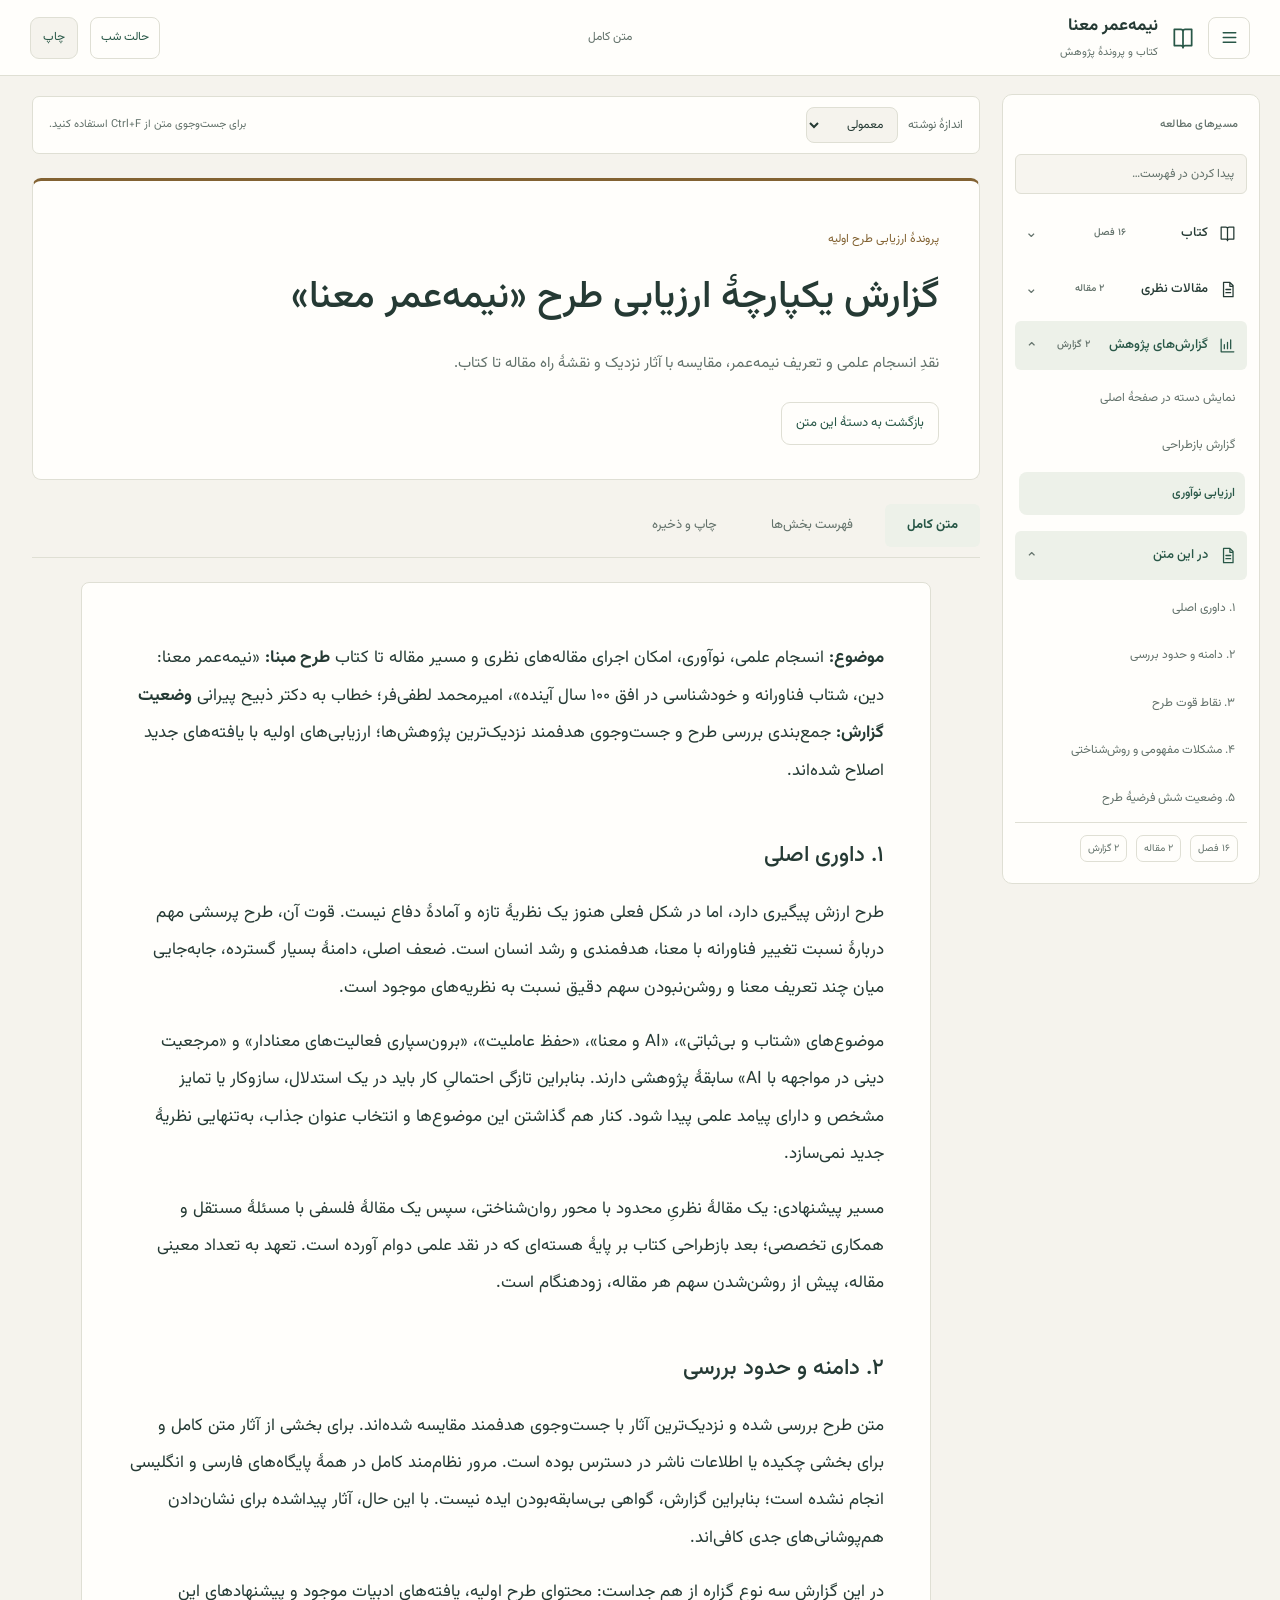
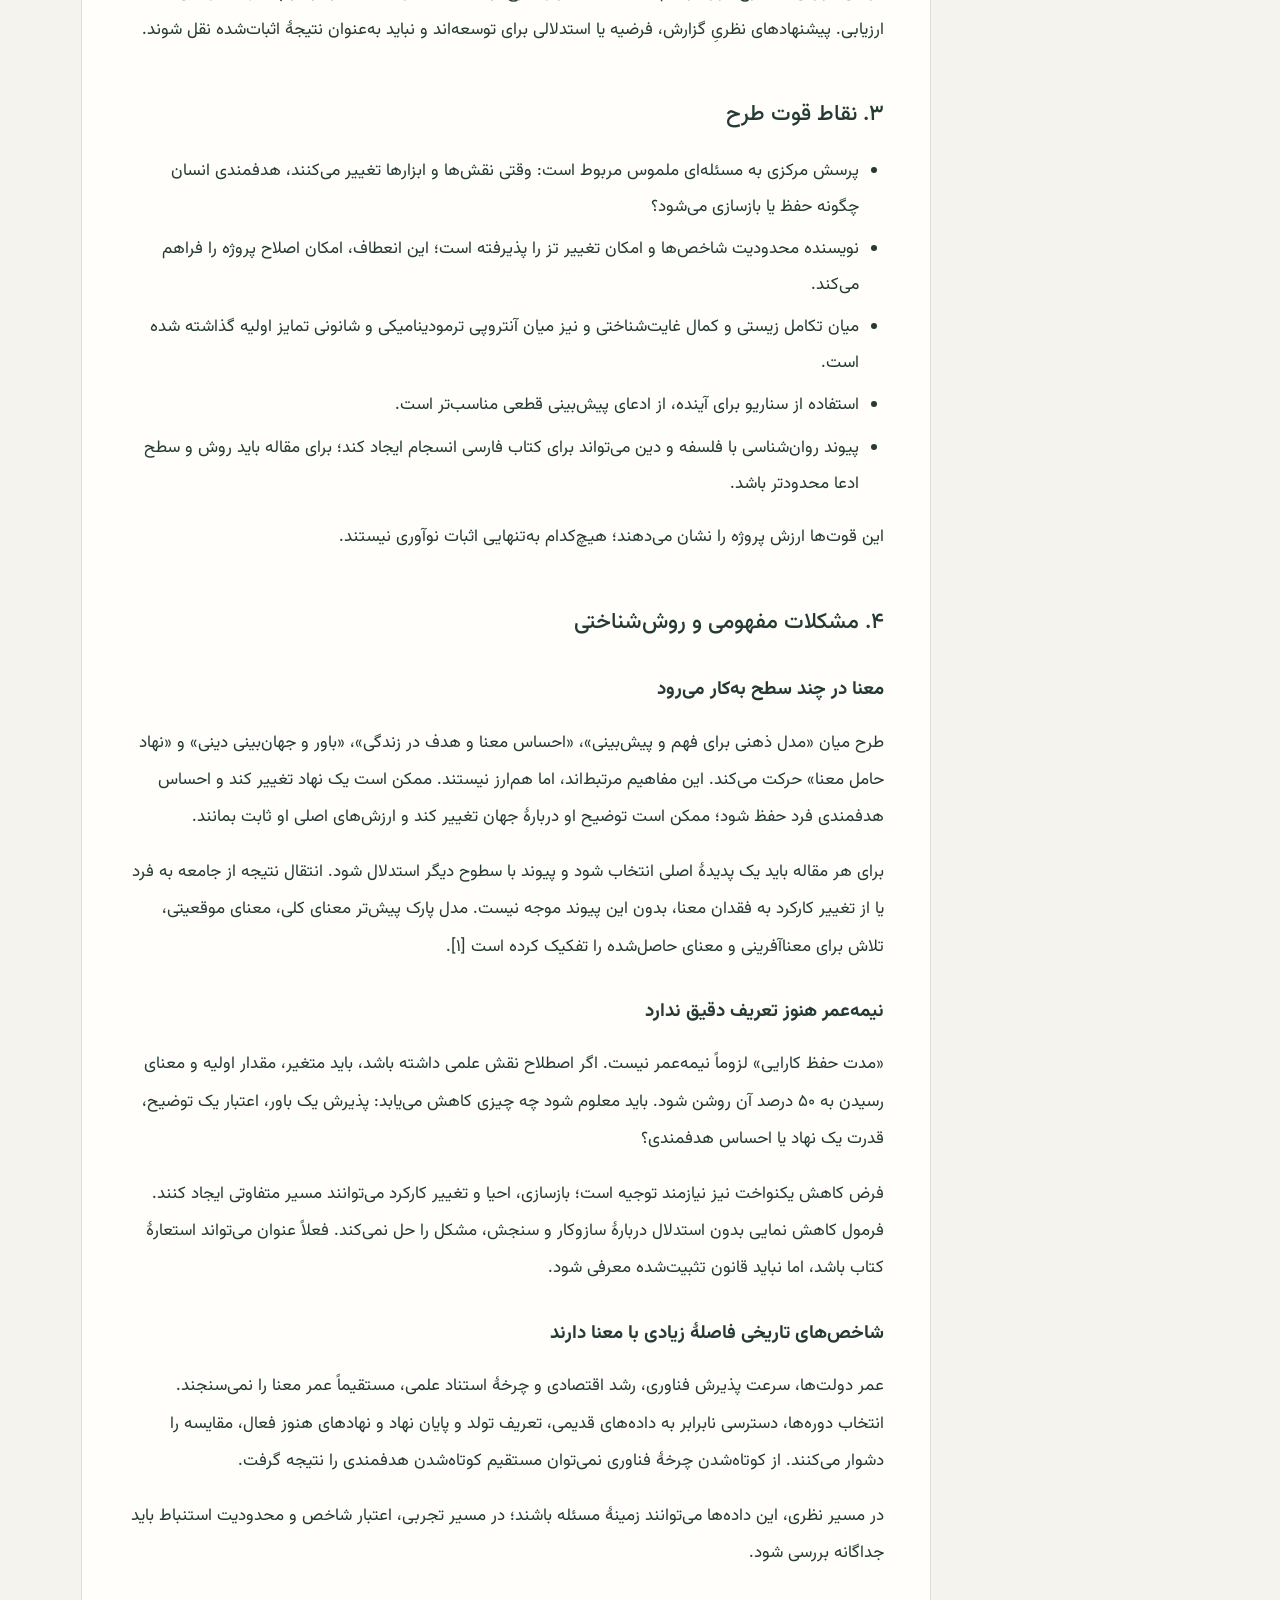
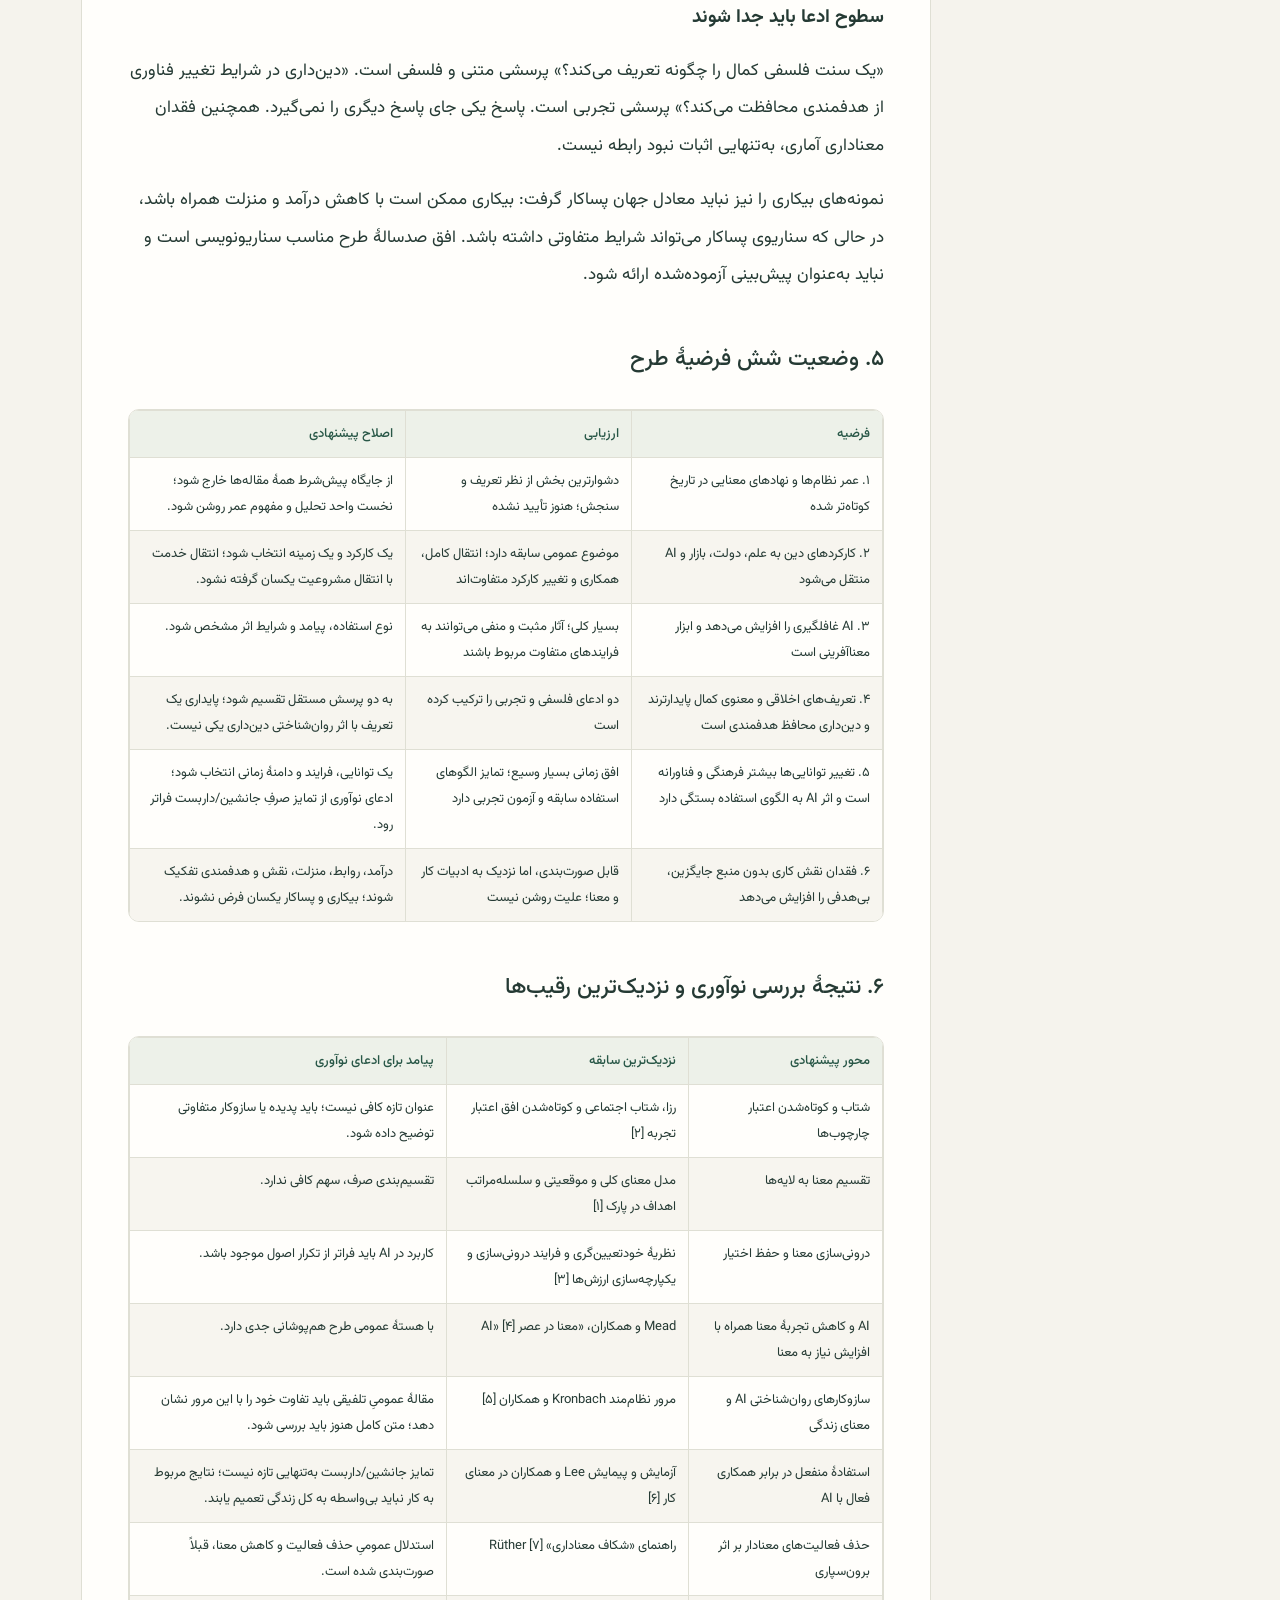
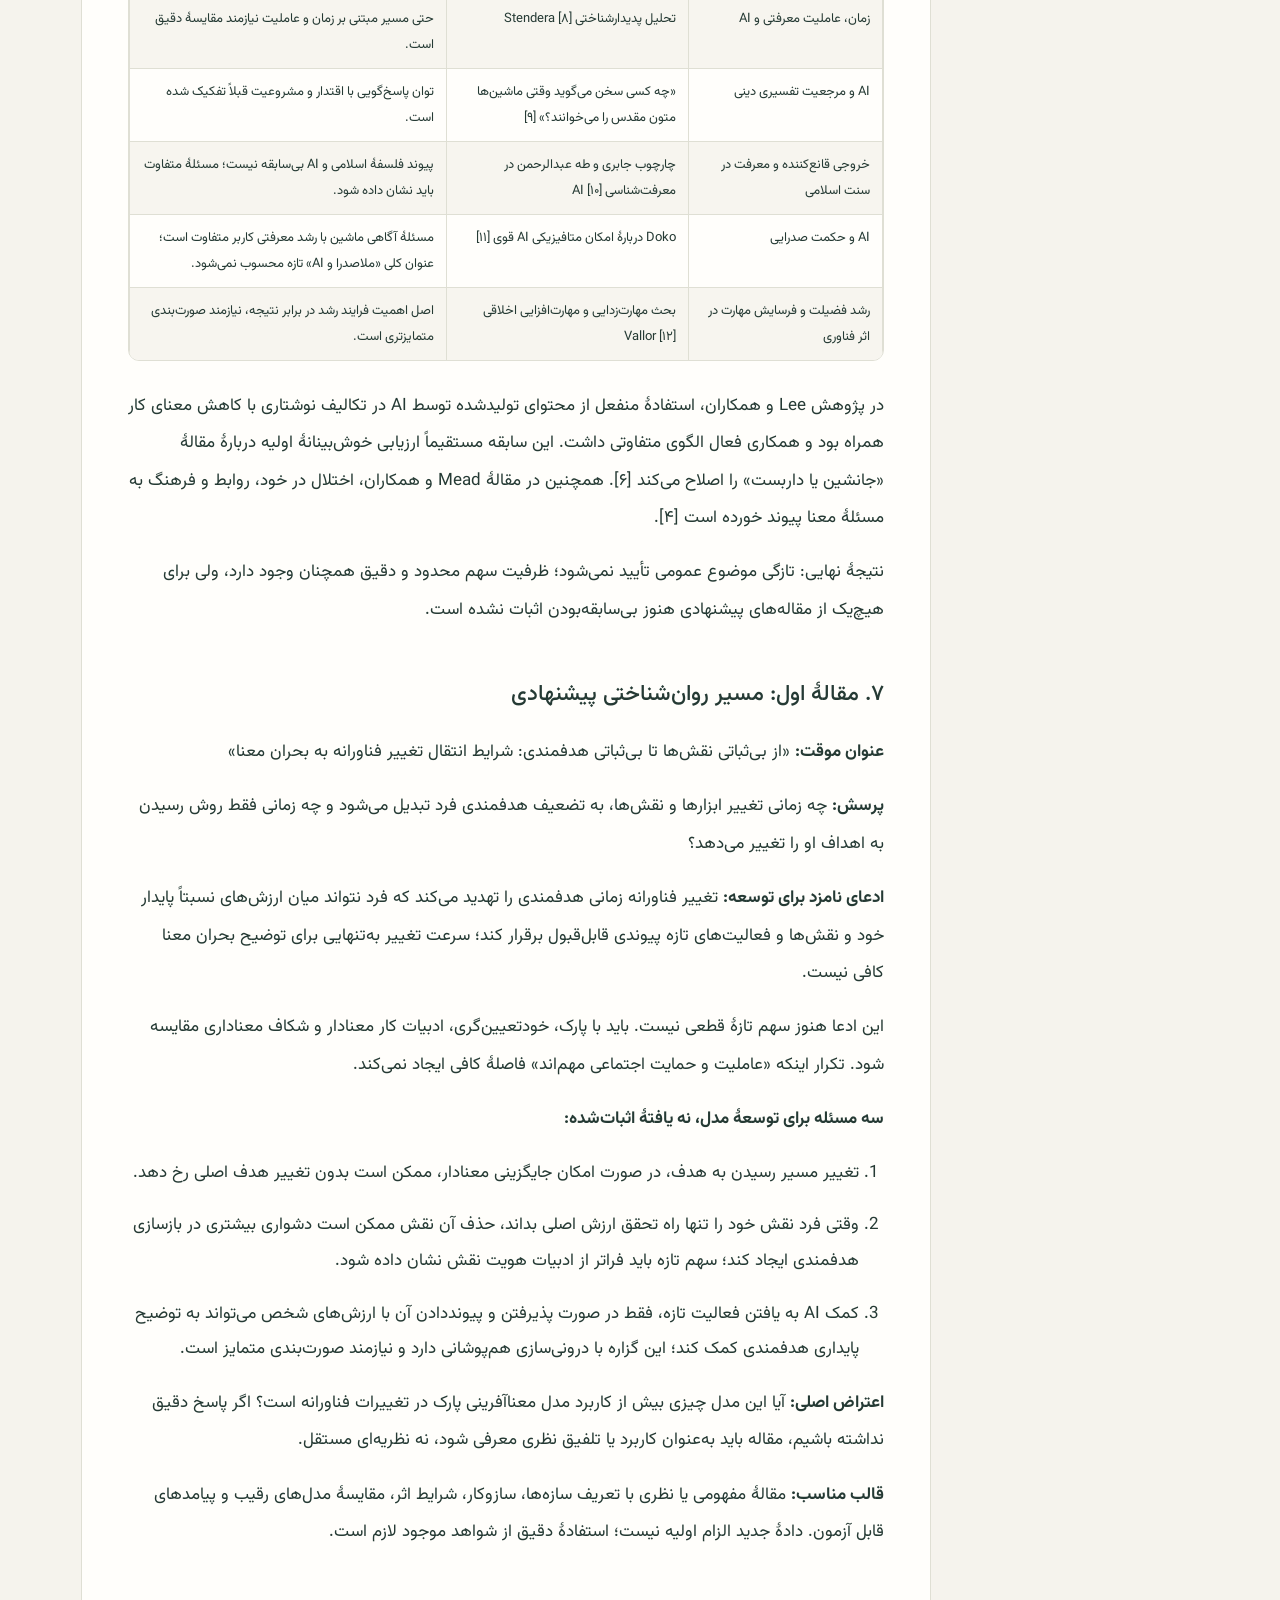
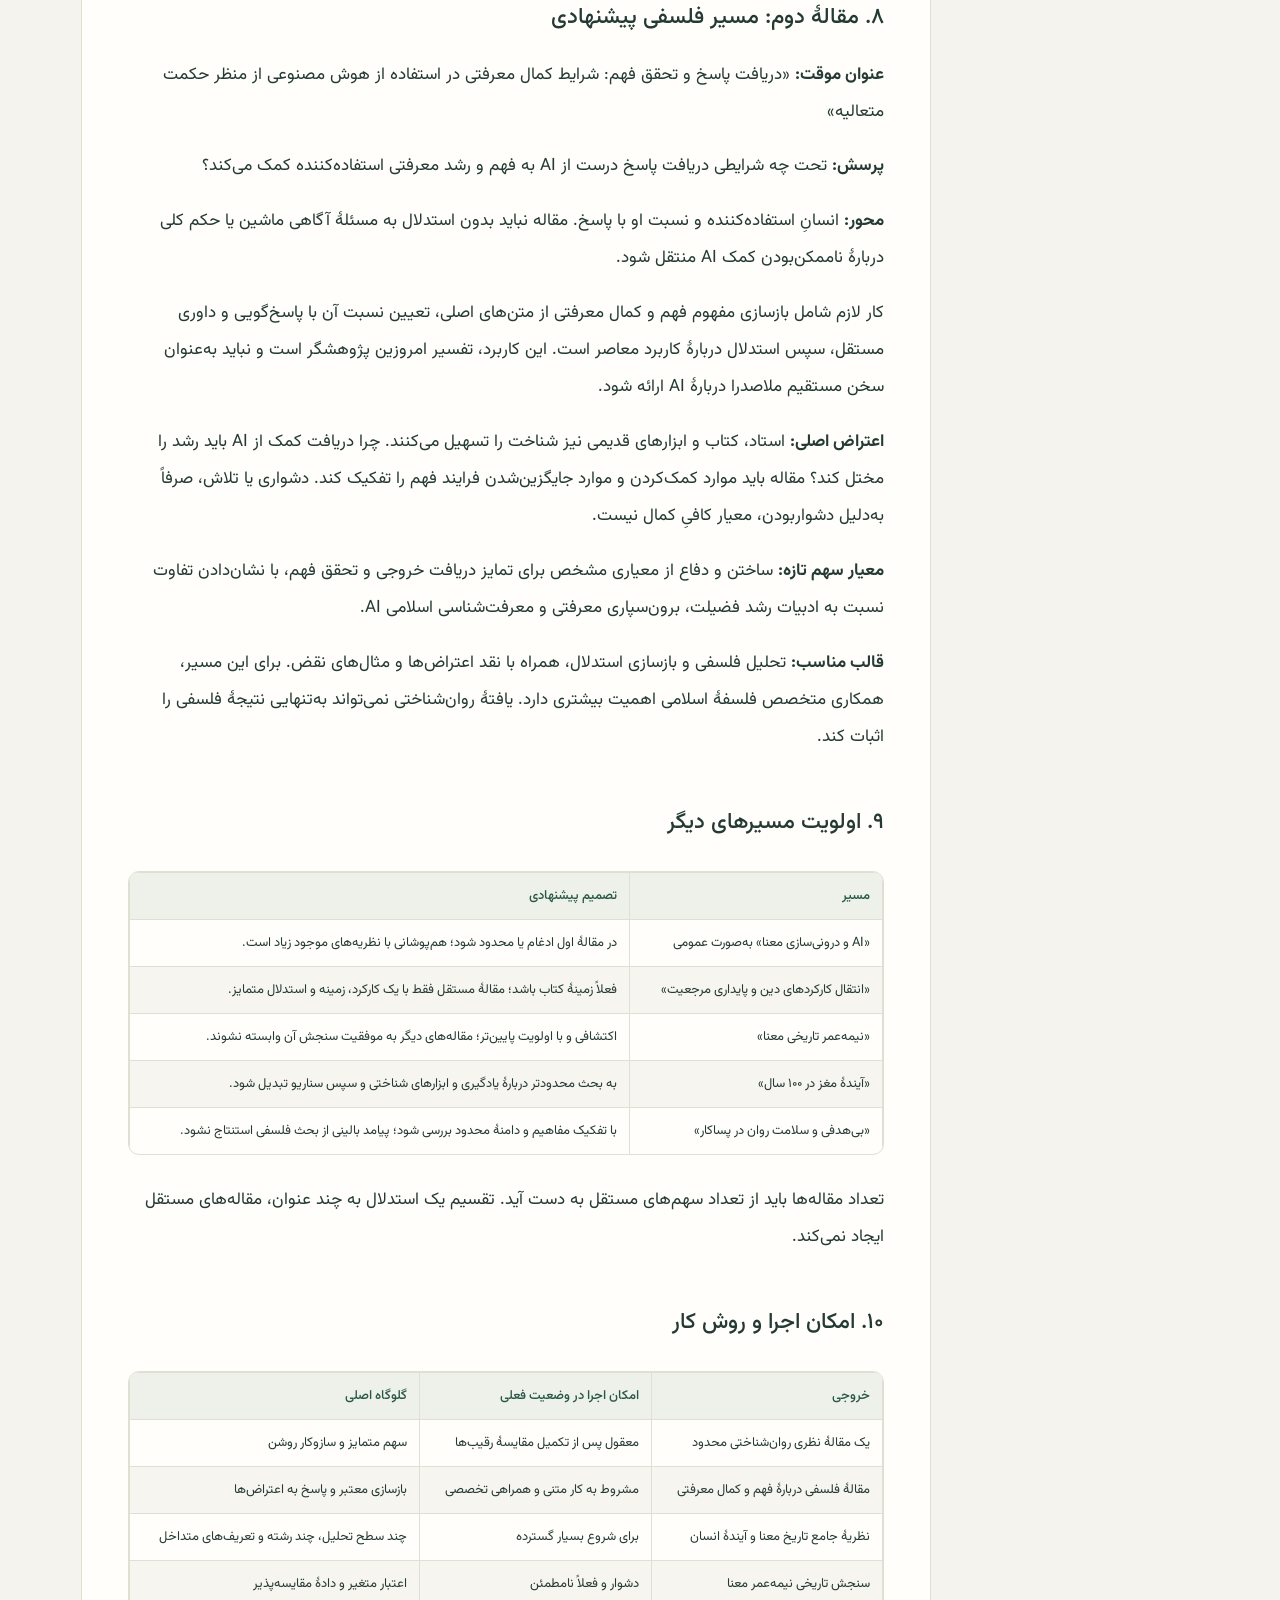
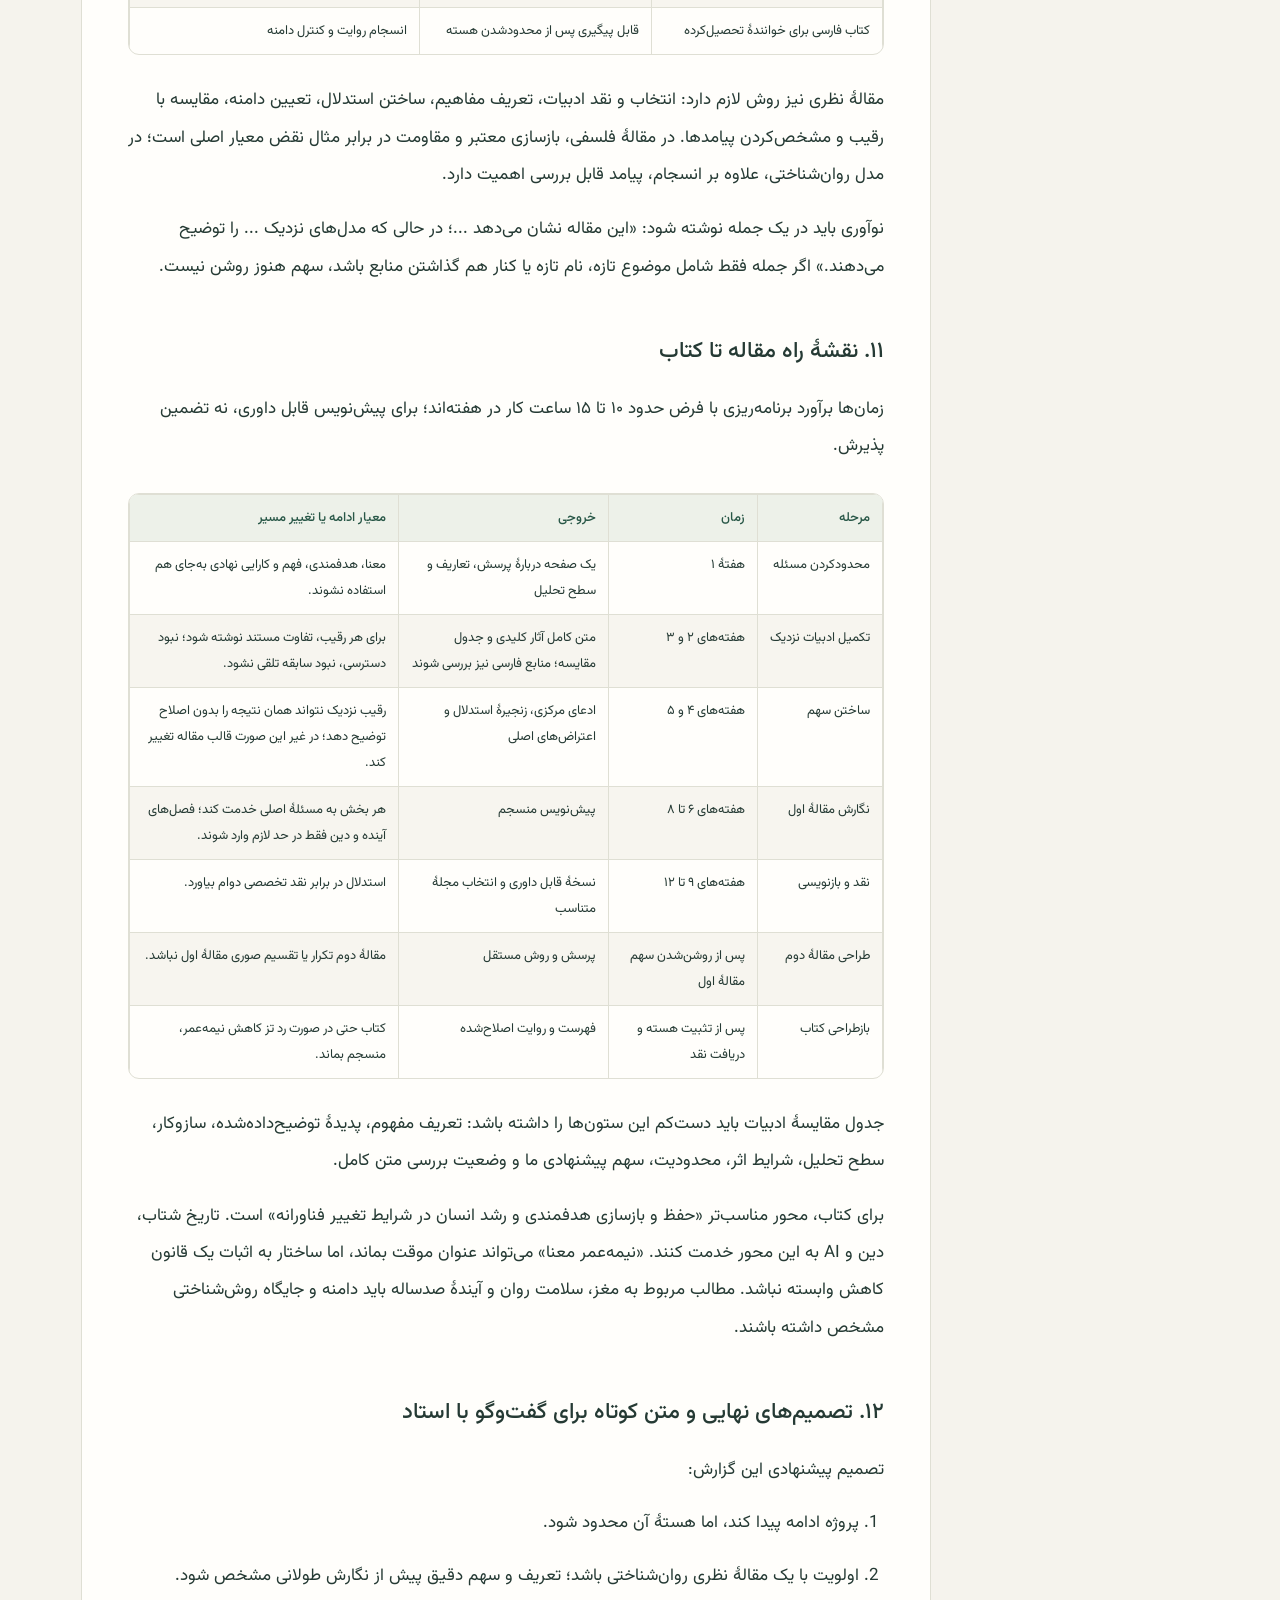
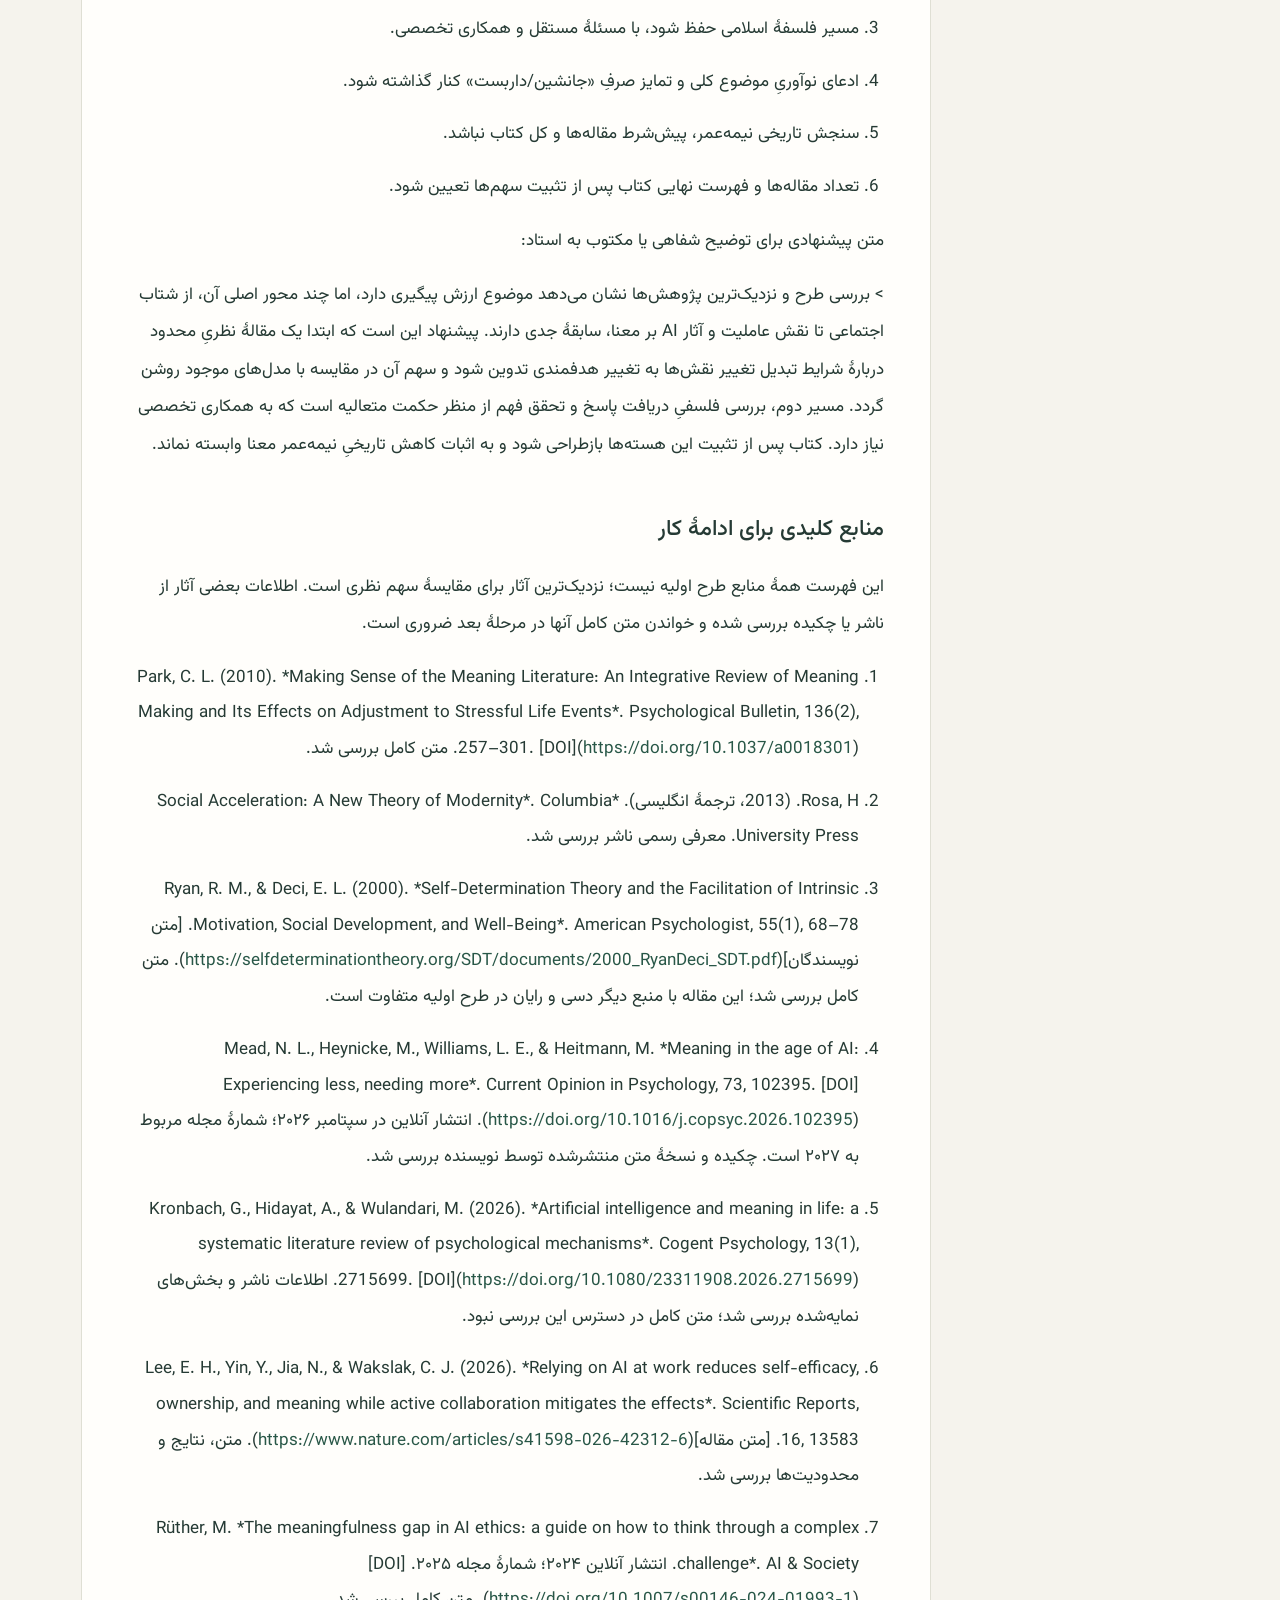
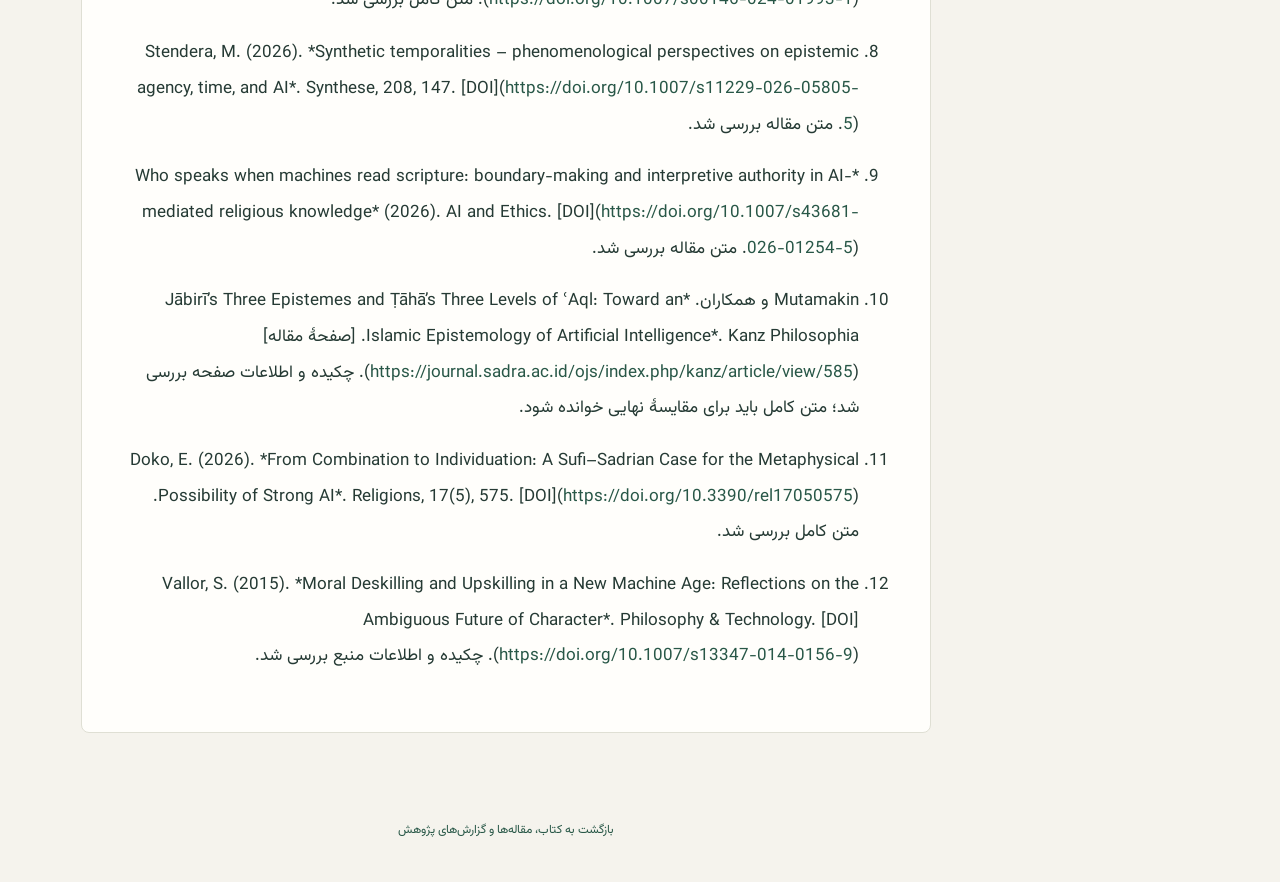
<file: novelty-review.html>
<!DOCTYPE html>
<html lang="fa" dir="rtl"><head><meta charset="utf-8"><meta name="viewport" content="width=device-width,initial-scale=1"><title>گزارش یکپارچهٔ ارزیابی طرح «نیمه‌عمر معنا» | نیمه‌عمر معنا</title><link rel="stylesheet" href="book-fonts.css?v=20261014"><style id="book-theme-styles">:root{color-scheme:light;--canvas:#f2efe7;--sheet:#fffdf7;--panel:#f8f5ed;--ink:#26382f;--muted:#627066;--line:#dce0d3;--accent:#285c49;--accent-soft:#e9efe5;--gold:#856023;--gold-soft:#f5ecd8;--gold-ink:#6b542b;--cover:#183e32;--cover-ink:#fcf9ee;--cover-muted:#c9d8cb;--cover-gold:#e7c98b;--focus:#956625;--danger:#864b2d;--shadow:0 12px 38px #233d2b08}
:root[data-theme="night"]{color-scheme:dark;--canvas:#0e1c18;--sheet:#162820;--panel:#1b3027;--ink:#e8ece3;--muted:#aabbb0;--line:#344a3d;--accent:#c2d8bc;--accent-soft:#263f31;--gold:#ddc48e;--gold-soft:#303124;--gold-ink:#e4cc94;--cover:#102d24;--cover-ink:#faf5e6;--cover-muted:#becfbe;--cover-gold:#e7c98b;--focus:#e4c68b;--danger:#efbc9c;--shadow:0 12px 38px #00000018}
*{box-sizing:border-box}html{scroll-padding-top:140px}body{margin:0;background:var(--canvas);color:var(--ink);font-family:Vazir,Tahoma,sans-serif;font-size:16px;line-height:1.9;-webkit-font-smoothing:antialiased}button,input,textarea{font:inherit}button,a,input,textarea,summary{-webkit-tap-highlight-color:transparent}button{cursor:pointer}button:disabled{cursor:default}a{color:var(--accent);text-decoration:none}a:hover{text-decoration:underline}a:focus-visible,button:focus-visible,input:focus-visible,textarea:focus-visible,summary:focus-visible,[tabindex="-1"]:focus-visible{outline:3px solid var(--focus);outline-offset:4px}button:disabled{opacity:.45}button{color:inherit}svg{display:block;flex-shrink:0}[hidden]{display:none!important}#book [id]{scroll-margin-top:140px}
.standalone-header{max-width:1180px;margin:0 auto;padding:27px 30px;display:flex;align-items:center;justify-content:space-between;gap:24px}.standalone-header>a{display:flex;align-items:center;gap:12px;font-size:18px;font-weight:700;color:var(--ink)}.brand-emblem{width:40px;height:40px;display:grid;place-items:center;border:1px solid var(--line);border-radius:12px;background:var(--sheet);color:var(--accent)}.standalone-header>span{font-size:11px;color:var(--muted);border:1px solid var(--line);padding:5px 12px;border-radius:30px;background:var(--sheet)}
.reader-tools{position:sticky;top:0;z-index:25;background:var(--sheet);border-top:1px solid var(--line);border-bottom:1px solid var(--line);box-shadow:0 6px 20px #17382d05}.reader-tools-inner{max-width:1180px;margin:auto;padding:11px 30px}.reader-buttons{display:flex;align-items:center;gap:8px;flex-wrap:wrap}.reader-buttons a,.reader-buttons button{display:inline-flex;align-items:center;justify-content:center;gap:8px;border:1px solid var(--line);border-radius:9px;background:var(--sheet);color:var(--ink);font-size:12px;line-height:1.7;min-height:43px;padding:9px 14px;white-space:nowrap;text-decoration:none}.reader-buttons a:hover,.reader-buttons button:not(:disabled):hover{background:var(--accent-soft);border-color:var(--accent)}.reader-buttons a:first-child{background:var(--accent-soft);color:var(--accent);font-weight:700}.reader-buttons #theme-toggle{margin-inline-start:auto;color:var(--accent)}.theme-symbol{width:17px;height:17px}:root[data-theme="paper"] .theme-sun,:root:not([data-theme]) .theme-sun{display:none}:root[data-theme="night"] .theme-moon{display:none}.reader-message{display:block;color:var(--muted);font-size:11px;line-height:1.8}.reader-message:empty{display:none}#reader-search{padding:18px 0 6px}#reader-search>label{display:block;font-size:13px;margin-bottom:8px;color:var(--ink)}.search-row{display:flex;gap:8px}.search-row input{width:100%;min-width:0;flex:1;padding:12px 14px;font-size:15px;color:var(--ink);background:var(--panel);border:1px solid var(--line);border-radius:9px}.search-row button{border:1px solid var(--line);border-radius:9px;background:var(--sheet);padding:9px 15px;color:var(--accent)}#search-status{font-size:12px;color:var(--muted);margin:10px 0}#search-results{max-height:43vh;overflow:auto;margin:0;padding:0 22px 0 0;overscroll-behavior:contain}#search-results li{margin-bottom:9px;color:var(--muted)}#search-results a{display:block;border:1px solid var(--line);border-radius:10px;background:var(--panel);padding:14px 17px;color:var(--ink);font-size:13px;line-height:1.9}#search-results strong{display:block;color:var(--accent);margin-bottom:4px;font-size:12px}
.standalone-book main{max-width:1180px;margin:auto;padding:38px 30px 70px}.workspace-view{display:block}.book-cover{position:relative;isolation:isolate;display:grid;grid-template-columns:minmax(0,1fr) 230px;gap:45px;overflow:hidden;background:var(--cover);border:1px solid #ffffff0f;border-radius:24px;padding:48px 46px;margin-bottom:32px;box-shadow:0 20px 50px #0a2c2312;color:var(--cover-ink)}.book-cover:before{content:"";position:absolute;z-index:-1;width:460px;height:460px;border:1px solid #e7c98b22;border-radius:50%;left:-250px;top:-220px}.book-cover:after{content:"";position:absolute;z-index:-1;width:330px;height:330px;border:1px solid #e7c98b18;border-radius:50%;left:-150px;bottom:-230px}.view-heading{margin:0 0 28px}.eyebrow{display:inline-block;color:var(--cover-gold);font-size:11px;padding:5px 12px;border:1px solid #e7c98b40;border-radius:30px;margin-bottom:16px}.view-heading h1{font-size:clamp(37px,4.6vw,58px);font-weight:700;line-height:1.45;letter-spacing:0;margin:0 0 11px;color:var(--cover-ink)}.view-heading>p{font-size:16px;line-height:1.9;color:var(--cover-muted);margin:0}.book-kicker{display:block;font-size:12px;color:var(--cover-gold)}.book-cover h2{font-size:27px;font-weight:500;line-height:1.8;margin:15px 0 18px;color:var(--cover-ink)}.book-cover-lead>p{font-size:14px;line-height:2;max-width:630px;color:var(--cover-muted);margin:0}.book-actions{display:flex;align-items:center;gap:15px;flex-wrap:wrap;margin-top:28px}.solid-link{display:inline-flex;align-items:center;justify-content:center;min-height:48px;border-radius:10px;background:var(--cover-gold);color:#183e32;padding:12px 23px;font-size:13px;font-weight:700;text-decoration:none}.solid-link:hover{background:#f4dbac;color:#183e32;text-decoration:none}.text-button{border:0;background:transparent;color:var(--cover-ink);padding:9px 2px;font-size:11px;line-height:1.8;text-decoration:underline;text-underline-offset:5px}.book-cover-meta{align-self:stretch;display:flex;flex-direction:column;justify-content:center;gap:5px;padding:18px 29px;background:#ffffff06;border:1px solid #c9d8cb22;border-radius:16px}.book-cover-meta strong{font-size:64px;font-weight:500;line-height:1.2;color:var(--cover-gold)}.book-cover-meta b{font-size:28px;font-weight:500;line-height:1.4;color:var(--cover-ink);margin-top:15px}.book-cover-meta span{font-size:11px;color:var(--cover-muted)}.book-cover-meta small{font-size:10px;line-height:2;color:var(--cover-muted);border-top:1px solid #c9d8cb22;margin-top:19px;padding-top:15px}
.section-head{display:flex;align-items:center;justify-content:space-between;gap:18px;margin:32px 3px 18px}.section-head h2{font-size:23px;font-weight:700;line-height:1.7;margin:0}.book-toc-hint{font-size:11px;color:var(--muted)}.book-revision-note{padding:25px 30px;background:var(--accent-soft);border:1px solid var(--line);border-radius:16px;margin-bottom:28px}.book-revision-note>span{font-size:11px;color:var(--accent)}.book-revision-note h2{font-size:21px;font-weight:500;line-height:1.8;margin:8px 0 13px;color:var(--ink)}.book-revision-note p{font-size:13px;line-height:2;color:var(--muted);margin:10px 0 0}.book-toc{display:grid;grid-template-columns:repeat(3,minmax(0,1fr));gap:14px;margin-bottom:36px}.book-toc-front,.book-toc-end{grid-column:1/-1;background:var(--sheet);border:1px solid var(--line);border-radius:12px;padding:16px 23px;font-size:13px}.book-toc-part{background:var(--sheet);border:1px solid var(--line);border-radius:14px;padding:22px 24px;box-shadow:var(--shadow)}.book-toc-part small{font-size:10px;color:var(--gold)}.book-toc h3{font-size:17px;font-weight:500;color:var(--ink);margin:5px 0 18px}.book-toc-part>a{display:flex;align-items:baseline;gap:12px;font-size:12px;line-height:1.9;color:var(--ink);margin-top:13px}.book-toc-part>a>span{min-width:23px;font-size:11px;color:var(--gold)}.book-toc-part>a:hover{color:var(--accent)}.book-toc-end{display:flex;align-items:center;flex-wrap:wrap;gap:15px 28px}
.book-part-heading{display:flex;align-items:baseline;gap:17px;padding:42px 5px 18px}.book-part-heading>span{font-size:11px;color:var(--gold);white-space:nowrap}.book-part-heading h2{font-size:24px;font-weight:500;line-height:1.8;color:var(--ink);margin:0}.report-fold{border:1px solid var(--line);border-radius:16px;background:var(--sheet);box-shadow:var(--shadow);margin:0 0 13px;overflow:hidden}.report-fold>summary{display:flex;align-items:center;gap:19px;padding:23px 28px;list-style:none;cursor:pointer}.report-fold>summary::-webkit-details-marker{display:none}.report-fold>summary>b{flex:1;font-size:17px;font-weight:500}.report-fold>summary>small{font-size:11px;color:var(--muted)}.report-fold>summary>i{font-style:normal;color:var(--gold);font-size:23px;font-weight:400;margin-inline-start:auto}.report-fold[open]>summary{border-bottom:1px solid var(--line);background:var(--panel)}.report-fold[open]>summary>i{transform:rotate(45deg)}.book-chapter>summary>div{flex:1;min-width:0}.book-chapter summary b{display:block;font-size:17px;font-weight:500;line-height:1.8;color:var(--ink)}.book-chapter summary small{display:block;font-size:10px;color:var(--muted);margin-bottom:3px}.book-chapter-number{display:grid;place-items:center;min-width:45px;width:45px;height:45px;border-radius:50%;background:var(--gold-soft);color:var(--gold-ink);font-size:19px;font-weight:500}.fold-body.book-prose{max-width:875px;padding:34px 42px 38px;margin:0 auto;font-size:17px;line-height:2.22;color:var(--ink)}.book-prose p{margin:0 0 23px}.book-prose h3{font-size:22px;font-weight:500;line-height:1.8;margin:36px 0 17px;color:var(--accent);text-wrap:balance}.book-prose h4{font-size:18px;font-weight:500;line-height:1.9;margin:27px 0 13px;color:var(--ink);text-wrap:balance}.book-prose>h3:first-child{margin-top:4px}.book-prose ul,.book-prose ol{padding-inline-start:25px}.book-prose li{margin-bottom:8px}.book-prose strong{font-weight:700}.book-prose a{color:var(--accent);text-decoration:underline;text-underline-offset:4px}.book-prose code{overflow-wrap:anywhere;font-size:.9em}
.chapter-expansion{padding-bottom:19px;margin:25px 0 32px;border-bottom:1px solid var(--line)}.scene-kicker{display:inline-block;font-size:10px;color:var(--gold);padding:4px 10px;background:var(--gold-soft);border-radius:30px;margin:0 0 10px}.book-scene>h3:first-of-type{margin-top:8px}.book-pause{margin:29px 0;padding:27px;border-radius:14px;background:var(--gold-soft);border:1px solid var(--line);border-inline-start:3px solid var(--gold)}.pause-index{font-size:10px;color:var(--gold-ink)}.book-pause h4{font-size:18px;color:var(--gold-ink);margin:8px 0 16px}.book-pause p{font-size:15px;line-height:2.1}.book-pause label{display:block;font-size:12px;font-weight:500;margin:21px 0 9px;color:var(--gold-ink)}.book-pause textarea{display:block;width:100%;max-width:100%;min-height:110px;resize:vertical;overflow-y:auto;padding:14px 16px;font-size:15px;line-height:1.95;border:1px solid var(--line);border-radius:9px;background:var(--sheet);color:var(--ink)}textarea::placeholder,input::placeholder{color:var(--muted);opacity:1}.book-pause .note-status{font-size:11px;line-height:1.8;color:var(--muted);margin:9px 0 0}.book-pause .note-status[data-saved="false"]{color:var(--danger)}.book-pause:target{outline:2px solid var(--focus);outline-offset:5px}.book-analysis{background:var(--accent-soft);border:1px solid var(--line);border-radius:12px;margin-bottom:28px;overflow:hidden}.book-analysis>summary{display:flex;align-items:center;justify-content:space-between;gap:16px;padding:18px 22px;list-style:none;cursor:pointer;color:var(--accent);font-size:13px;font-weight:500}.book-analysis>summary::-webkit-details-marker{display:none}.analysis-symbol{font-size:22px;font-weight:400}.book-analysis[open] .analysis-symbol{transform:rotate(45deg)}.book-analysis[open]>summary{border-bottom:1px solid var(--line)}.book-analysis-body{padding:5px 25px 12px}.book-analysis-body h3{font-size:20px;margin-top:20px}.book-analysis-body p{font-size:16px;line-height:2.18}.book-countercase>h3{font-size:21px}.book-deeper{margin:30px 0;padding-top:8px;border-top:1px solid var(--line)}.return-to-pause a{font-size:12px}.book-chapter-nav{display:flex;justify-content:space-between;align-items:center;gap:14px;border-top:1px solid var(--line);padding-top:23px;margin-top:34px;font-size:12px}.book-chapter-nav a{text-decoration:none}.book-note-print{display:none;white-space:pre-wrap;overflow-wrap:anywhere}
.table-wrap{width:100%;max-width:100%;overflow-x:auto;border:1px solid var(--line);border-radius:11px;margin:27px 0;overscroll-behavior:contain}table{border-collapse:collapse;width:100%;font-size:13px;line-height:1.95}thead{background:var(--accent-soft)}th{font-weight:500;color:var(--accent);text-align:start}th,td{padding:14px 16px;border-bottom:1px solid var(--line);vertical-align:top;min-width:125px}td+td,th+th{border-inline-start:1px solid var(--line)}tbody tr:last-child td{border-bottom:0}tbody tr:nth-child(even){background:var(--panel)}.book-glossary{margin:0}.book-glossary>div{padding:23px 0;border-bottom:1px solid var(--line)}.book-glossary>div:last-child{border-bottom:0}.book-glossary dt{font-size:18px;font-weight:500;color:var(--accent)}.book-glossary dd{font-size:15px;margin:9px 0 0;line-height:2.1}.book-references{direction:ltr;text-align:left;padding-left:24px;font-family:Georgia,"Times New Roman",serif;font-size:15px;line-height:1.9;overflow-wrap:anywhere}.book-references li{padding-left:5px;margin-bottom:23px;color:var(--ink)}.book-references a{font-size:13px}.book-end-mark{text-align:center;font-size:12px;color:var(--muted);padding-top:18px;margin-top:25px!important}.book-footer{display:flex;justify-content:space-between;gap:20px;border-top:1px solid var(--line);padding:25px 3px 0;margin-top:34px;color:var(--muted);font-size:11px}.book-footer a{color:var(--accent)}
.book-loader{display:none;position:fixed;inset:0;z-index:1000;background:var(--canvas);padding:25px}.has-loader .book-loader{display:grid;place-items:center;opacity:0;visibility:hidden;pointer-events:none;transition:opacity .22s ease,visibility .22s ease}.has-loader.is-loading .book-loader{opacity:1;visibility:visible;pointer-events:auto}.is-loading{overflow:hidden}.loader-card{width:min(100%,390px);text-align:center;border:1px solid var(--line);border-radius:23px;background:var(--sheet);box-shadow:var(--shadow);padding:42px 30px}.loader-emblem{width:67px;height:67px;display:grid;place-items:center;border:1px solid var(--line);border-radius:20px;color:var(--accent);background:var(--accent-soft);margin:0 auto 19px}.loader-card h2{font-size:24px;font-weight:500;color:var(--ink);margin:0 0 8px}.loader-card p{font-size:13px;color:var(--muted);margin:0}.loader-ring{display:block;width:28px;height:28px;border:2px solid var(--line);border-top-color:var(--gold);border-radius:50%;animation:book-spin .9s linear infinite;margin:23px auto}.loader-card button{border:1px solid var(--line);border-radius:8px;padding:8px 15px;background:var(--panel);color:var(--accent);font-size:11px;min-height:40px}.loader-card button:hover{background:var(--accent-soft)}@keyframes book-spin{to{transform:rotate(360deg)}}
@media(max-width:1000px){.book-cover{grid-template-columns:minmax(0,1fr) 195px;padding:37px;gap:27px}.book-cover-meta{padding:18px 22px}.book-cover h2{font-size:24px}.book-toc{grid-template-columns:repeat(2,minmax(0,1fr))}}
@media(max-width:700px){.standalone-header{padding:20px}.standalone-header>a{font-size:16px}.standalone-header>span{font-size:10px;padding:4px 9px}.reader-tools-inner{padding:9px 18px}.reader-buttons{gap:6px}.reader-buttons a,.reader-buttons button{font-size:11px;padding:8px 10px;min-height:42px}.reader-buttons #theme-toggle{margin-inline-start:0}.standalone-book main{padding:26px 18px 45px}.book-cover{grid-template-columns:1fr;padding:28px;gap:27px;border-radius:19px}.view-heading{margin-bottom:24px}.view-heading h1{font-size:40px}.view-heading>p{font-size:14px}.book-cover h2{font-size:24px}.book-cover-lead>p{font-size:13px}.book-cover-meta{display:grid;grid-template-columns:80px 1fr;align-items:center;gap:4px 17px;padding:19px 22px}.book-cover-meta strong{font-size:39px}.book-cover-meta b{font-size:24px;margin:0}.book-cover-meta small{grid-column:1/-1;margin-top:11px;padding-top:12px}.book-actions{gap:15px}.book-actions .solid-link{padding:11px 19px}.book-toc{gap:11px}.book-toc-part{padding:20px}.book-toc h3{font-size:16px}.book-revision-note{padding:21px 23px}.book-revision-note h2{font-size:19px}.section-head h2{font-size:21px}.book-part-heading{gap:12px;padding-top:34px}.book-part-heading h2{font-size:22px}.report-fold>summary{padding:21px 22px;gap:14px}.fold-body.book-prose{padding:28px 27px;font-size:16px;line-height:2.14}.book-prose h3{font-size:21px}.book-prose h4{font-size:17px}.book-pause{padding:23px}.book-analysis-body{padding:4px 22px 11px}.book-analysis-body p{font-size:15px}.book-chapter-number{width:40px;min-width:40px;height:40px;font-size:17px}}
@media(max-width:460px){html{scroll-padding-top:155px}#book [id]{scroll-margin-top:155px}.standalone-header{padding:16px}.brand-emblem{width:34px;height:34px;border-radius:10px}.standalone-header>span{font-size:9px}.standalone-header>a{gap:9px;font-size:15px}.reader-tools-inner{padding:8px 13px}.reader-buttons{display:grid;grid-template-columns:repeat(3,minmax(0,1fr));gap:6px}.reader-buttons a,.reader-buttons button{white-space:normal;text-align:center;font-size:10px;line-height:1.8;padding:7px 5px}.theme-symbol{width:15px;height:15px}.standalone-book main{padding:22px 13px 35px}.book-cover{padding:25px 23px}.view-heading h1{font-size:35px}.view-heading>p{font-size:13px}.book-cover h2{font-size:22px}.book-cover-meta{padding:17px 18px;grid-template-columns:72px 1fr}.book-toc{grid-template-columns:1fr}.book-toc-front,.book-toc-end{padding:15px 18px;font-size:12px}.book-toc-end{gap:12px 20px}.book-toc-hint{display:none}.book-revision-note{padding:19px 20px}.book-revision-note h2{font-size:18px}.book-revision-note p{font-size:12px}.report-fold>summary{padding:19px 17px;gap:11px}.book-chapter summary b,.report-fold>summary>b{font-size:15px}.report-fold>summary>small{font-size:10px}.book-chapter-number{width:35px;min-width:35px;height:35px;font-size:16px}.fold-body.book-prose{padding:25px 20px}.book-prose h3{font-size:19px}.book-prose h4{font-size:17px}.book-pause{padding:20px 18px}.book-pause h4{font-size:17px}.book-pause p{font-size:14px}.book-pause textarea{padding:12px;font-size:14px}.book-analysis>summary{padding:17px 18px;font-size:12px}.book-analysis-body{padding:4px 18px 9px}.book-analysis-body p{font-size:14px}.book-glossary dd{font-size:14px}.book-references{font-size:13px}.book-references a{font-size:12px}.book-chapter-nav{font-size:11px;gap:8px}.book-footer{display:block;font-size:10px}.book-footer a{display:inline-block;margin-top:9px}#search-results{max-height:36vh}.search-row input{font-size:14px}.loader-card{padding:35px 24px}.loader-card h2{font-size:22px}}
@media(prefers-reduced-motion:reduce){*,*:before,*:after{animation:none!important;transition:none!important}html{scroll-behavior:auto}}
</style><style>
:root{--reader-font-size:17px}.standalone-research{margin:0;background:var(--paper);color:var(--ink)}
.document-header{max-width:1040px;margin:0 auto;padding:24px;display:flex;flex-wrap:wrap;gap:12px;justify-content:space-between;align-items:center}
.document-header nav{display:flex;gap:14px;flex-wrap:wrap}.document-header a{color:var(--accent);text-decoration:none;font-size:13px;line-height:2}
.document-header button,.document-actions a{font:inherit;display:inline-flex;align-items:center;justify-content:center;padding:9px 14px;border:1px solid var(--line);border-radius:9px;background:var(--sheet);color:var(--accent);min-height:42px;line-height:1.8;text-decoration:none;font-size:13px}
.document-tools,.document-actions{display:flex;flex-wrap:wrap;gap:8px}
.document-shell{max-width:960px;margin:0 auto 60px;padding:0 24px}
.document-hero{padding:30px 36px;background:var(--sheet);border:1px solid var(--line);border-radius:14px;margin-bottom:20px}
.document-hero h1{font-size:clamp(25px,4vw,35px);line-height:1.9;margin:10px 0 14px}.document-status{font-size:12px;color:var(--muted);line-height:2}
.document-description{font-size:15px;line-height:2.15;margin:12px 0 22px}
.document-text{max-width:820px;margin:auto;background:var(--sheet);padding:32px 42px;border:1px solid var(--line);border-radius:14px;font-size:17px;line-height:2.2}
.document-text p{font-size:inherit;line-height:inherit;text-align:start;margin:1em 0;overflow-wrap:anywhere}.document-text h3{font-size:1.3em;line-height:1.9;margin:2em 0 .8em}.document-text h4{font-size:1.1em;line-height:1.9;margin:1.5em 0 .7em}.document-text ul,.document-text ol{line-height:2.1;padding-inline-start:1.5em}.document-text li{margin:.4em 0}.document-text [dir="ltr"]{text-align:left;line-height:1.85}
.document-toc{border:1px solid var(--line);border-radius:10px;padding:14px 18px;margin-bottom:22px;background:var(--sheet)}.document-toc summary{cursor:pointer;color:var(--accent);font-size:14px;line-height:2}.document-toc nav{display:grid;gap:7px;padding-top:14px}.document-toc a{font-size:13px;color:var(--accent);text-decoration:none;line-height:2}
.document-text .table-wrap{overflow-x:auto;max-width:100%}.document-text table{font-size:13px;width:100%;border-collapse:collapse}.document-text th,.document-text td{padding:10px 12px;border:1px solid var(--line);line-height:2;text-align:start}.document-text th{background:var(--accent-soft)}
[id]{scroll-margin-top:25px}.document-footer{max-width:960px;margin:0 auto;padding:20px 24px 40px;text-align:center;font-size:13px}.document-footer a{color:var(--accent);line-height:2}
@media(max-width:700px){.document-header{padding:16px}.document-header nav{gap:8px 12px}.document-shell{padding:0 12px}.document-hero{padding:22px}.document-text{padding:22px 20px;font-size:16px}.document-text h3{font-size:1.2em}.document-header a,.document-header button,.document-actions a{font-size:11px}}
@media print{@page{size:A4;margin:20mm}.document-header,.document-actions,.document-toc,.document-footer{display:none!important}.document-shell{max-width:none;padding:0;margin:0}.document-hero,.document-text{padding:0;border:0;max-width:none;background:white}.document-hero h1{font-size:22pt}.document-text{font-size:11pt;line-height:1.6;color:black}.document-text h3,.document-text h4{break-after:avoid}.document-text p{orphans:3;widows:3}.document-text tr{break-inside:avoid}.document-text thead{display:table-header-group}}
</style><style id="reading-shell-style">:root{--rail-width:276px;--shell-top:76px;--paper:#f3f5f2;--sheet:#fff;--ink:#172d28;--muted:#667a73;--line:#dfe7e1;--accent:#18674f;--accent-soft:#e9f4ed;--gold:#ba9152;--gold-soft:#f8f1e4;--shell-shadow:0 12px 36px #173b2810}
html[data-theme="night"]{--paper:#101a17;--sheet:#192621;--ink:#e4eee7;--muted:#a0b4a8;--line:#31453a;--accent:#a2d8b5;--accent-soft:#233e30;--gold:#dbc18b;--gold-soft:#343123;--shell-shadow:0 14px 36px #0003}
*{box-sizing:border-box}html{scroll-behavior:smooth}body.reading-app{padding-top:var(--shell-top);padding-inline-start:calc(var(--rail-width) + 30px);padding-inline-end:26px;background:var(--paper);color:var(--ink);transition:padding .2s ease}
.app-masthead{position:fixed;z-index:110;inset-block-start:0;inset-inline:0;height:var(--shell-top);display:flex;align-items:center;justify-content:space-between;gap:20px;padding:12px 26px;border-bottom:1px solid var(--line);background:var(--sheet)}
.app-brand{display:flex;align-items:center;gap:12px;text-decoration:none;color:var(--ink);min-width:0}.app-brand>span{display:flex;flex-direction:column;gap:2px}.app-brand strong{font-size:16px;line-height:1.7;white-space:nowrap}.app-brand small{font-size:10px;color:var(--muted);line-height:1.8}.app-brand svg{width:26px;height:26px;color:var(--accent)}
.app-header-start,.app-header-end{display:flex;gap:12px;align-items:center}.app-header-start{min-width:0}.app-context{color:var(--muted);font-size:12px;line-height:1.9;max-width:380px;white-space:nowrap;overflow:hidden;text-overflow:ellipsis}.app-menu-button,.app-icon-button{display:inline-flex;align-items:center;justify-content:center;flex-shrink:0;width:42px;height:42px;border:1px solid var(--line);border-radius:11px;background:var(--paper);color:var(--accent);cursor:pointer}
.app-menu-button svg,.app-icon-button svg{width:19px;height:19px}.app-header-end a,.app-header-end button{font-family:inherit}.app-header-end a{font-size:12px;line-height:2;color:var(--accent);text-decoration:none;padding:8px 13px;border:1px solid var(--line);border-radius:9px;background:var(--accent-soft)}
.app-sidebar{position:fixed;z-index:105;inset-inline-start:16px;inset-block-start:calc(var(--shell-top) + 18px);inset-block-end:16px;width:var(--rail-width);padding:16px 12px;display:flex;flex-direction:column;gap:15px;background:var(--sheet);border:1px solid var(--line);border-radius:16px;box-shadow:var(--shell-shadow);transition:width .2s,transform .2s}
.sidebar-heading{font-size:10px;font-weight:500;color:var(--muted);letter-spacing:.02em;padding:0 9px}.sidebar-filter{width:100%;height:40px;border:1px solid var(--line);border-radius:9px;padding:8px 12px;font:inherit;font-size:12px;background:var(--paper);color:var(--ink);outline-offset:3px}
.sidebar-tree{overflow-y:auto;min-height:0;flex:1;scrollbar-width:thin;scrollbar-color:var(--line) transparent}.menu-group{margin:0 0 7px;border-radius:11px}.menu-group>summary{display:flex;align-items:center;gap:10px;cursor:pointer;list-style:none;padding:11px 10px;line-height:1.8;font-size:13px;font-weight:500;border-radius:10px;color:var(--ink)}.menu-group>summary::-webkit-details-marker{display:none}.menu-group>summary::after{content:'⌄';font-size:15px;margin-inline-start:auto;color:var(--muted);transition:transform .2s}.menu-group[open]>summary::after{transform:rotate(180deg)}.menu-group.is-current>summary{background:var(--accent-soft);color:var(--accent)}
.menu-group svg{width:19px;height:19px;flex-shrink:0}.menu-count{font-size:10px;color:var(--muted);margin-inline-start:auto}.menu-count+.menu-group-arrow{margin-inline-start:0}.menu-items{display:grid;gap:4px;padding:7px 2px 9px 4px}.menu-items>a,.menu-items>button{display:flex;gap:10px;align-items:flex-start;padding:9px 10px;border-radius:8px;font:inherit;font-size:12px;line-height:1.95;text-decoration:none;color:var(--muted);text-align:start;border:0;background:transparent;cursor:pointer}.menu-items>a:hover,.menu-items>button:hover{background:var(--paper);color:var(--accent)}.menu-items .is-active{background:var(--accent-soft);color:var(--accent);font-weight:500}.menu-number{min-width:24px;font-size:10px;color:var(--accent);padding-top:2px}.menu-part-label{font-size:10px;color:var(--muted);padding:12px 11px 4px;line-height:1.8}
.sidebar-footer{border-top:1px solid var(--line);padding:12px 9px 1px;display:flex;gap:9px;flex-wrap:wrap;font-size:10px;color:var(--muted);line-height:1.9}.sidebar-footer span{border:1px solid var(--line);border-radius:7px;padding:3px 7px}.app-backdrop{position:fixed;z-index:100;inset:0;background:#071b1470;backdrop-filter:blur(2px)}[hidden]{display:none!important}
body[data-rail="mini"]{--rail-width:76px}body[data-rail="mini"] .app-sidebar{padding-inline:8px}body[data-rail="mini"] .sidebar-heading,body[data-rail="mini"] .sidebar-filter,body[data-rail="mini"] .menu-label,body[data-rail="mini"] .menu-count,body[data-rail="mini"] .menu-group>summary::after,body[data-rail="mini"] .menu-items,body[data-rail="mini"] .sidebar-footer{display:none}body[data-rail="mini"] .menu-group>summary{justify-content:center;min-height:48px;padding:12px 8px}body[data-rail="mini"] .menu-group svg{width:23px;height:23px}
.app-tabs{position:relative;display:flex;gap:5px;align-items:center;flex-wrap:wrap;margin:0 0 24px;padding:6px;border:1px solid var(--line);border-radius:12px;background:var(--sheet)}.app-tabs [role="tab"]{display:flex;align-items:center;justify-content:center;gap:8px;padding:10px 21px;border:0;border-radius:9px;color:var(--muted);background:transparent;cursor:pointer;font:inherit;font-size:13px;min-height:42px;line-height:1.8}.app-tabs [role="tab"][aria-selected="true"]{color:var(--accent);background:var(--accent-soft);box-shadow:0 2px 5px #173b2808;font-weight:500}.app-tabs [role="tab"]:focus-visible{outline:2px solid var(--accent);outline-offset:2px}.tab-badge{font-size:10px;opacity:.8;background:var(--paper);padding:1px 6px;border-radius:6px}.app-tab-hidden{display:none!important}
.reading-app .standalone-header,.reading-app .document-header,.reading-app .project-categories{display:none}.reading-app main#book-main{max-width:1100px;margin:0 auto;padding:24px 0 64px}.reading-app #reader-tools{position:sticky;top:calc(var(--shell-top) + 8px);z-index:80;max-width:1100px;margin:14px auto 0;border:1px solid var(--line);border-radius:13px;box-shadow:0 5px 15px #173b2808;background:var(--sheet)}.reading-app .reader-tools-inner{padding:10px 16px}.reading-app .reader-buttons{gap:7px}.reading-app .reader-buttons>button,.reading-app .reader-buttons>a{border-radius:8px;font-size:12px}
.reading-app .book-cover{border-radius:18px;min-height:340px;box-shadow:var(--shell-shadow)}.reading-app .book-cover h2{font-size:30px;line-height:1.85}.reading-app .book-cover .view-heading p{font-size:13px}.reading-app .research-collection{margin:0;padding:26px 30px;border-radius:16px}.reading-app .research-collection>h2{font-size:25px}.reading-app .research-group{margin-top:18px}.reading-app .research-group>h3{font-size:13px;font-weight:400;color:var(--muted);border-bottom:1px solid var(--line);padding-bottom:12px}.reading-app .research-item{border-radius:13px;overflow:hidden;border:1px solid var(--line);box-shadow:0 2px 8px #173b2805}.reading-app .research-item>summary{padding:22px 24px}.reading-app .research-item>summary>small{font-size:11px;color:var(--muted)}.reading-app .research-item>summary>b{font-size:18px;line-height:1.95}.reading-app .research-download{margin-inline-end:8px;border-radius:9px}
.reading-app .book-chapter{border-radius:13px;overflow:hidden;border:1px solid var(--line);margin:12px 0}.reading-app .book-chapter>summary{padding:22px 24px}.reading-app .fold-body.book-prose{padding:34px 40px;max-width:850px}.reading-app .book-prose .chapter-map{border:1px solid var(--line);border-radius:10px;padding:0 15px;margin:16px 0 28px;background:var(--paper)}.reading-app .book-prose .chapter-map>summary{font-size:12px;padding:11px 0}.reading-app .book-prose .chapter-map nav{padding:8px 0 14px}.reading-app .book-pause{border-radius:10px}.reading-app .book-toc-part{border-radius:12px}.reading-app .book-chapter-nav a,.reading-app .book-chapter-nav button{min-height:42px;display:inline-flex;align-items:center;justify-content:center}
.reading-app .document-shell{max-width:1100px;margin:0 auto 60px;padding:24px 0 0}.reading-app .document-hero{padding:30px 38px;border-radius:17px;box-shadow:var(--shell-shadow)}.reading-app .document-hero h1{font-size:clamp(24px,3vw,34px);line-height:1.9}.reading-app .document-text{font-size:var(--reader-font-size,17px);max-width:900px;padding:40px 46px;border-radius:15px}.reading-app .document-text p{font-size:inherit;line-height:2.2}.reading-app .document-toc{max-width:900px;margin-inline:auto;padding:24px 28px;border-radius:14px}.reading-app .document-toc nav a{padding:10px 14px;border:1px solid var(--line);border-radius:8px;background:var(--sheet)}.reading-app .document-toc>summary{font-size:17px;font-weight:500;list-style:none}.reading-app .document-toc>summary::-webkit-details-marker{display:none}.document-files-panel{max-width:900px;margin:0 auto;padding:32px 36px;border:1px solid var(--line);border-radius:15px;background:var(--sheet)}.document-files-panel h2{font-size:20px;line-height:1.9;margin:0 0 12px}.document-files-panel p{font-size:14px;color:var(--muted);line-height:2.1;margin:12px 0}.app-file-links{display:flex;gap:12px;flex-wrap:wrap}.app-file-links a{color:var(--accent);background:var(--accent-soft);border:1px solid var(--line);border-radius:10px;padding:12px 18px;font-size:13px;line-height:2;text-decoration:none}
.document-read-controls{max-width:1100px;margin:14px auto 0;display:flex;gap:10px;align-items:center;padding:10px 16px;border:1px solid var(--line);border-radius:11px;background:var(--sheet);font-size:12px;color:var(--muted)}.document-read-controls select{font:inherit;font-size:12px;padding:7px 10px;border:1px solid var(--line);border-radius:8px;background:var(--paper);color:var(--ink)}.document-read-controls span{margin-inline-start:auto;font-size:11px}
.app-scroll-top{position:fixed;z-index:90;inset-inline-end:25px;inset-block-end:23px;width:43px;height:43px;border:1px solid var(--line);border-radius:12px;background:var(--sheet);color:var(--accent);box-shadow:var(--shell-shadow);font:inherit;cursor:pointer}.app-scroll-top svg{width:18px;height:18px}button:focus-visible,a:focus-visible,input:focus-visible,summary:focus-visible,select:focus-visible{outline:2px solid var(--accent);outline-offset:3px}
@media(max-width:1180px) and (min-width:981px){:root{--rail-width:246px}.app-context{max-width:220px}.reading-app .fold-body.book-prose,.reading-app .document-text{padding:30px}.reading-app .book-cover{grid-template-columns:1fr}.reading-app .book-cover-meta{display:grid;grid-template-columns:65px 1fr;gap:8px 18px;align-items:center}.reading-app .book-cover-meta b{margin:0}.reading-app .book-cover-meta small{grid-column:1/-1}}
@media(max-width:980px){:root{--shell-top:70px}body.reading-app,body.reading-app[data-rail="mini"]{padding-top:var(--shell-top);padding-inline:16px}.app-masthead{padding:10px 16px;gap:10px}.app-context{display:none}.app-header-end>a{font-size:11px;padding:7px 10px}.app-brand strong{font-size:14px}.app-sidebar,body[data-rail="mini"] .app-sidebar{inset-inline-start:0;inset-block-start:0;inset-block-end:0;width:min(330px,calc(100vw - 36px));border-radius:0;padding:20px 15px;transform:translateX(110%);box-shadow:0 8px 40px #0003;z-index:120}.reading-app[data-drawer="open"] .app-sidebar{transform:translateX(0)}.reading-app:not([data-drawer="open"]) .app-sidebar{visibility:hidden}.reading-app[data-drawer="open"]{overflow:hidden}.reading-app[data-rail="mini"] .sidebar-heading,.reading-app[data-rail="mini"] .sidebar-filter,.reading-app[data-rail="mini"] .menu-label,.reading-app[data-rail="mini"] .menu-count,.reading-app[data-rail="mini"] .menu-items,.reading-app[data-rail="mini"] .sidebar-footer{display:revert}.reading-app[data-rail="mini"] .menu-items{display:grid}.reading-app[data-rail="mini"] .menu-group>summary{justify-content:initial}.reading-app[data-rail="mini"] .menu-group>summary::after{display:block}.reading-app #reader-tools{top:calc(var(--shell-top) + 6px)}.app-tabs{margin-bottom:18px}.app-tabs [role="tab"]{flex:1;padding:10px 12px;font-size:12px}.reading-app main#book-main{padding-top:20px}.reading-app .document-shell{padding-top:20px}.reading-app .document-text{padding:30px}.reading-app .book-cover h2{font-size:27px}.app-sidebar-close{display:flex!important}}
.app-sidebar-close{display:none;position:absolute;inset-inline-end:14px;inset-block-start:12px;background:var(--paper);color:var(--accent);border:1px solid var(--line);border-radius:8px;width:36px;height:36px;font:inherit;font-size:20px;cursor:pointer}.app-header-end #page-theme{width:auto;min-width:42px;padding:7px 10px;font-size:12px}.app-header-end #page-print{padding:8px 12px;border:1px solid var(--line);border-radius:9px;background:var(--paper);color:var(--accent);font-size:12px;min-height:42px;cursor:pointer}
@media(max-width:600px){body.reading-app{padding-inline:10px}.app-brand small{display:none}.app-brand svg{width:23px}.app-header-start{gap:8px}.app-header-end{gap:6px}.app-header-end>a{padding:7px 9px;font-size:10px}.app-brand strong{font-size:13px}.app-menu-button{width:38px;height:38px}.reading-app .reader-tools-inner{padding:8px 10px}.reading-app .reader-buttons{gap:4px}.reading-app .reader-buttons>button,.reading-app .reader-buttons>a{font-size:10px}.reading-app .book-cover{padding:26px 22px}.reading-app .book-cover h2{font-size:24px}.reading-app .book-cover-meta{padding:17px}.reading-app .fold-body.book-prose{padding:24px 20px}.reading-app .book-chapter>summary{padding:18px 17px}.reading-app .research-collection{padding:20px 15px}.reading-app .research-collection>h2{font-size:21px}.reading-app .research-item>summary{padding:18px}.reading-app .research-item>summary>b{font-size:16px}.reading-app .document-hero{padding:22px}.reading-app .document-text{padding:25px 20px}.reading-app .document-text h3{font-size:1.18em}.document-read-controls{padding:9px 12px;font-size:11px}.document-read-controls span{display:none}.document-files-panel{padding:24px}.app-scroll-top{inset-inline-end:14px;inset-block-end:14px;width:40px;height:40px}.app-tabs{gap:3px}.app-tabs [role="tab"]{padding:10px 7px;font-size:11px}}
@media(prefers-reduced-motion:reduce){html{scroll-behavior:auto}*,*::before,*::after{transition:none!important}}
@media(max-width:600px){.app-header-start .app-brand svg{display:none}.app-masthead .app-brand strong{font-size:12px;max-width:108px;overflow:hidden;text-overflow:ellipsis}.app-header-end #page-theme{font-size:11px;padding:7px 8px}.app-header-end #page-print{font-size:11px;padding:8px 10px}}
@media print{body.reading-app,body.reading-app[data-rail="mini"]{padding:0!important;background:white!important}.app-masthead,.app-sidebar,.app-backdrop,.app-tabs,.app-scroll-top,.document-read-controls{display:none!important}.reading-app main#book-main,.reading-app .document-shell{max-width:none!important;padding:0!important;margin:0!important}.reading-app .document-text{font-size:11pt!important;padding:0!important;border:0!important;max-width:none!important;line-height:1.6!important}.reading-app .document-text p{line-height:1.6!important}.reading-app .document-hero{padding:0!important;border:0!important;box-shadow:none!important}.reading-app .app-tab-hidden{display:revert!important}.reading-app .document-files-panel,.reading-app .document-toc{display:none!important}.reading-app[data-app-print="papers"] #book>.book-chapter,.reading-app[data-app-print="papers"] #book>.book-front,.reading-app[data-app-print="papers"] #book>.book-cover,.reading-app[data-app-print="papers"] #book>.book-toc,.reading-app[data-app-print="papers"] #book>.book-revision-note,.reading-app[data-app-print="papers"] #book>.book-part-heading,.reading-app[data-app-print="papers"] #book>.section-head,.reading-app[data-app-print="reports"] #book>.book-chapter,.reading-app[data-app-print="reports"] #book>.book-front,.reading-app[data-app-print="reports"] #book>.book-cover,.reading-app[data-app-print="reports"] #book>.book-toc,.reading-app[data-app-print="reports"] #book>.book-revision-note,.reading-app[data-app-print="reports"] #book>.book-part-heading,.reading-app[data-app-print="reports"] #book>.section-head{display:none!important}.reading-app[data-app-print="papers"] #project-research-reports,.reading-app[data-app-print="reports"] #project-theoretical-articles{display:none!important}.reading-app[data-app-print="papers"] #research-collection,.reading-app[data-app-print="reports"] #research-collection{display:block!important}.reading-app[data-app-print="book"] #research-collection{display:none!important}}

@media print{.reading-app .print-skip{display:none!important}}
.menu-label{min-width:0}.menu-items>a{overflow-wrap:anywhere}
</style><link rel="stylesheet" href="editorial.css?v=20261014"></head><body class="standalone-book standalone-research reading-app" data-app-page="novelty-review.html" data-document-category="reports"><header class="app-masthead"><div class="app-header-start"><button id="app-menu-toggle" type="button" class="app-menu-button" aria-label="باز و بسته کردن منو" aria-controls="app-sidebar" aria-expanded="true"><svg xmlns="http://www.w3.org/2000/svg" viewbox="0 0 24 24" fill="none" stroke="currentColor" stroke-width="1.6" stroke-linecap="round" stroke-linejoin="round" aria-hidden="true" focusable="false"><path d="M4 6h16 M4 12h16 M4 18h16"></path></svg></button><a class="app-brand" href="index.html#book-introduction"><svg xmlns="http://www.w3.org/2000/svg" viewbox="0 0 24 24" fill="none" stroke="currentColor" stroke-width="1.6" stroke-linecap="round" stroke-linejoin="round" aria-hidden="true" focusable="false"><path d="M4 4h6c2 0 2 2 2 2s0-2 2-2h6v15h-6c-2 0-2 2-2 2s0-2-2-2H4z M12 6v15"></path></svg><span><strong>نیمه‌عمر معنا</strong><small>کتاب و پروندهٔ پژوهش</small></span></a></div><span id="app-context" class="app-context" aria-live="polite">ارزیابی نوآوری</span><div class="app-header-end"><button type="button" id="page-theme" aria-pressed="false" class="app-icon-button">حالت شب</button><button type="button" id="page-print" class="app-small-print">چاپ</button></div></header><div class="app-backdrop" id="app-backdrop" hidden="" aria-hidden="true"></div><aside class="app-sidebar" id="app-sidebar" aria-label="منوی کتاب و پژوهش‌ها"><button type="button" id="app-sidebar-close" class="app-sidebar-close" aria-label="بستن منو">×</button><div class="sidebar-heading">مسیرهای مطالعه</div><input id="sidebar-filter" type="search" class="sidebar-filter" placeholder="پیدا کردن در فهرست…" aria-label="جست‌وجو در منو" autocomplete="off"><nav class="sidebar-tree" aria-label="منوی دسته‌بندی‌شده"><details class="menu-group" data-category-group="book"><summary title="کتاب" aria-expanded="false"><svg xmlns="http://www.w3.org/2000/svg" viewbox="0 0 24 24" fill="none" stroke="currentColor" stroke-width="1.6" stroke-linecap="round" stroke-linejoin="round" aria-hidden="true" focusable="false"><path d="M4 4h6c2 0 2 2 2 2s0-2 2-2h6v15h-6c-2 0-2 2-2 2s0-2-2-2H4z M12 6v15"></path></svg><span class="menu-label">کتاب</span><span class="menu-count">۱۶ فصل</span></summary><div class="menu-items"><span class="menu-part-label">انسان و جهان متغیر</span><a href="index.html#book-chapter-1" data-outline-target=""><span class="menu-number">۱</span><span class="menu-label">انسان؛ موجودی که فقط زنده نمی‌ماند</span></a><a href="index.html#book-chapter-2" data-outline-target=""><span class="menu-number">۲</span><span class="menu-label">معنا چگونه ساخته می‌شود؟</span></a><a href="index.html#book-chapter-3" data-outline-target=""><span class="menu-number">۳</span><span class="menu-label">وقتی جهان سریع‌تر از انسان تغییر می‌کند</span></a><a href="index.html#book-chapter-4" data-outline-target=""><span class="menu-number">۴</span><span class="menu-label">نیمه‌عمر معنا؛ آیا معنا واقعاً عمر دارد؟</span></a><span class="menu-part-label">از میراث تا آگاهی</span><a href="index.html#book-chapter-v5-5" data-outline-target=""><span class="menu-number">۵</span><span class="menu-label">از سنت تا دیجیتال</span></a><a href="index.html#book-chapter-7" data-outline-target=""><span class="menu-number">۶</span><span class="menu-label">از علم تا دیجیتال؛ وقتی اطلاعات جای تجربه را می‌گیرد</span></a><span class="menu-part-label">زندگی در کنار هوش مصنوعی</span><a href="index.html#book-chapter-5" data-outline-target=""><span class="menu-number">۷</span><span class="menu-label">هوش مصنوعی و انسان؛ وقتی ابزار شروع به «فکر کردن» می‌کند</span></a><a href="index.html#book-chapter-8" data-outline-target=""><span class="menu-number">۸</span><span class="menu-label">پاسخ آماده، فهم ناتمام</span></a><a href="index.html#book-chapter-10" data-outline-target=""><span class="menu-number">۹</span><span class="menu-label">کار، هویت و ارزش انسان</span></a><span class="menu-part-label">رابطه و داوری</span><a href="index.html#book-chapter-v5-11" data-outline-target=""><span class="menu-number">۱۰</span><span class="menu-label">تعلق در جهان شبکه‌ای</span></a><a href="index.html#book-chapter-v5-12" data-outline-target=""><span class="menu-number">۱۱</span><span class="menu-label">اخلاق در عصر پیشنهادهای آماده</span></a><span class="menu-part-label">باور، رنج و بازسازی</span><a href="index.html#book-chapter-9" data-outline-target=""><span class="menu-number">۱۲</span><span class="menu-label">دین، سنت و معنا در جهان متغیر</span></a><a href="index.html#book-chapter-v5-14" data-outline-target=""><span class="menu-number">۱۳</span><span class="menu-label">رنج، مرگ و امید</span></a><a href="index.html#book-chapter-v5-15" data-outline-target=""><span class="menu-number">۱۴</span><span class="menu-label">بازسازی معنا</span></a><span class="menu-part-label">پژوهش و افق آینده</span><a href="index.html#book-chapter-12" data-outline-target=""><span class="menu-number">۱۵</span><span class="menu-label">از ایده تا پژوهش</span></a><a href="index.html#book-chapter-11" data-outline-target=""><span class="menu-number">۱۶</span><span class="menu-label">آینده‌های ممکن و تصمیم‌های امروز</span></a></div></details><details class="menu-group" data-category-group="papers"><summary title="مقالات نظری" aria-expanded="false"><svg xmlns="http://www.w3.org/2000/svg" viewbox="0 0 24 24" fill="none" stroke="currentColor" stroke-width="1.6" stroke-linecap="round" stroke-linejoin="round" aria-hidden="true" focusable="false"><path d="M7 3h8l4 4v14H7z M15 3v5h4 M10 12h6 M10 16h6"></path></svg><span class="menu-label">مقالات نظری</span><span class="menu-count">۲ مقاله</span></summary><div class="menu-items"><a href="index.html#project-theoretical-articles">نمایش دسته در صفحهٔ اصلی</a><a href="article-01-purpose.html" class=""><span class="menu-label">مقالهٔ اول · هدفمندی</span></a><a href="article-02-understanding.html" class=""><span class="menu-label">مقالهٔ دوم · فهم</span></a></div></details><details class="menu-group is-current" data-category-group="reports" open=""><summary title="گزارش‌های پژوهش" aria-expanded="true"><svg xmlns="http://www.w3.org/2000/svg" viewbox="0 0 24 24" fill="none" stroke="currentColor" stroke-width="1.6" stroke-linecap="round" stroke-linejoin="round" aria-hidden="true" focusable="false"><path d="M4 20V4 M4 20h16 M8 16v-5 M12 16V8 M16 16V5"></path></svg><span class="menu-label">گزارش‌های پژوهش</span><span class="menu-count">۲ گزارش</span></summary><div class="menu-items"><a href="index.html#project-research-reports">نمایش دسته در صفحهٔ اصلی</a><a href="research-progress-report.html" class=""><span class="menu-label">گزارش بازطراحی</span></a><a href="novelty-review.html" class="is-active" aria-current="page"><span class="menu-label">ارزیابی نوآوری</span></a></div></details><details class="menu-group is-current" open=""><summary title="در این متن" aria-expanded="true"><svg xmlns="http://www.w3.org/2000/svg" viewbox="0 0 24 24" fill="none" stroke="currentColor" stroke-width="1.6" stroke-linecap="round" stroke-linejoin="round" aria-hidden="true" focusable="false"><path d="M7 3h8l4 4v14H7z M15 3v5h4 M10 12h6 M10 16h6"></path></svg><span class="menu-label">در این متن</span></summary><nav class="menu-items" aria-label="فهرست بخش‌های متن"><a href="#research-report-novelty-text-3" data-outline-target="research-report-novelty-text-3"><span class="menu-label">۱. داوری اصلی</span></a><a href="#research-report-novelty-text-7" data-outline-target="research-report-novelty-text-7"><span class="menu-label">۲. دامنه و حدود بررسی</span></a><a href="#research-report-novelty-text-10" data-outline-target="research-report-novelty-text-10"><span class="menu-label">۳. نقاط قوت طرح</span></a><a href="#research-report-novelty-text-17" data-outline-target="research-report-novelty-text-17"><span class="menu-label">۴. مشکلات مفهومی و روش‌شناختی</span></a><a href="#research-report-novelty-text-30" data-outline-target="research-report-novelty-text-30"><span class="menu-label">۵. وضعیت شش فرضیهٔ طرح</span></a><a href="#research-report-novelty-text-52" data-outline-target="research-report-novelty-text-52"><span class="menu-label">۶. نتیجهٔ بررسی نوآوری و نزدیک‌ترین رقیب‌ها</span></a><a href="#research-report-novelty-text-94" data-outline-target="research-report-novelty-text-94"><span class="menu-label">۷. مقالهٔ اول: مسیر روان‌شناختی پیشنهادی</span></a><a href="#research-report-novelty-text-105" data-outline-target="research-report-novelty-text-105"><span class="menu-label">۸. مقالهٔ دوم: مسیر فلسفی پیشنهادی</span></a><a href="#research-report-novelty-text-113" data-outline-target="research-report-novelty-text-113"><span class="menu-label">۹. اولویت مسیرهای دیگر</span></a><a href="#research-report-novelty-text-127" data-outline-target="research-report-novelty-text-127"><span class="menu-label">۱۰. امکان اجرا و روش کار</span></a><a href="#research-report-novelty-text-148" data-outline-target="research-report-novelty-text-148"><span class="menu-label">۱۱. نقشهٔ راه مقاله تا کتاب</span></a><a href="#research-report-novelty-text-184" data-outline-target="research-report-novelty-text-184"><span class="menu-label">۱۲. تصمیم‌های نهایی و متن کوتاه برای گفت‌وگو با استاد</span></a><a href="#research-report-novelty-text-194" data-outline-target="research-report-novelty-text-194"><span class="menu-label">منابع کلیدی برای ادامهٔ کار</span></a></nav></details></nav><div class="sidebar-footer"><span>۱۶ فصل</span><span>۲ مقاله</span><span>۲ گزارش</span></div></aside><header class="document-header"><nav aria-label="حرکت میان صفحه‌ها"><a href="index.html">صفحهٔ اصلی · نیمه‌عمر معنا</a><a href="article-01-purpose.html">مقالهٔ اول</a><a href="article-02-understanding.html">مقالهٔ دوم</a><a href="research-progress-report.html">گزارش بازطراحی</a></nav><div class="document-tools"></div></header><div class="document-read-controls"><label for="app-font-size">اندازهٔ نوشته</label><select id="app-font-size"><option value="16">کوچک</option><option value="17">معمولی</option><option value="19">بزرگ</option><option value="21">خیلی بزرگ</option></select><span>برای جست‌وجوی متن از Ctrl+F استفاده کنید.</span></div><main class="document-shell"><section class="document-hero"><p class="document-status">پروندهٔ ارزیابی طرح اولیه</p><h1 id="research-report-novelty-text-1">گزارش یکپارچهٔ ارزیابی طرح «نیمه‌عمر معنا»</h1><p class="document-description">نقدِ انسجام علمی و تعریف نیمه‌عمر، مقایسه با آثار نزدیک و نقشهٔ راه مقاله تا کتاب.</p><div class="document-actions"><a href="index.html#research-report-novelty">بازگشت به دستهٔ این متن</a></div></section><nav class="app-tabs" role="tablist" aria-label="بخش‌های صفحه"><button id="app-tab-text" type="button" role="tab" data-app-tab="text" aria-selected="true" aria-controls="doc-text-panel" tabindex="0">متن کامل</button><button id="app-tab-outline" type="button" role="tab" data-app-tab="outline" aria-selected="false" aria-controls="doc-outline-panel" tabindex="-1">فهرست بخش‌ها</button><button id="app-tab-files" type="button" role="tab" data-app-tab="files" aria-selected="false" aria-controls="doc-files-panel" tabindex="-1">چاپ و ذخیره</button></nav><details class="document-toc" id="doc-outline-panel" data-doc-panel="outline" role="tabpanel" aria-labelledby="app-tab-outline"><summary>بخش‌های این متن</summary><nav aria-label="فهرست بخش‌ها"><a href="#research-report-novelty-text-3">۱. داوری اصلی</a><a href="#research-report-novelty-text-7">۲. دامنه و حدود بررسی</a><a href="#research-report-novelty-text-10">۳. نقاط قوت طرح</a><a href="#research-report-novelty-text-17">۴. مشکلات مفهومی و روش‌شناختی</a><a href="#research-report-novelty-text-30">۵. وضعیت شش فرضیهٔ طرح</a><a href="#research-report-novelty-text-52">۶. نتیجهٔ بررسی نوآوری و نزدیک‌ترین رقیب‌ها</a><a href="#research-report-novelty-text-94">۷. مقالهٔ اول: مسیر روان‌شناختی پیشنهادی</a><a href="#research-report-novelty-text-105">۸. مقالهٔ دوم: مسیر فلسفی پیشنهادی</a><a href="#research-report-novelty-text-113">۹. اولویت مسیرهای دیگر</a><a href="#research-report-novelty-text-127">۱۰. امکان اجرا و روش کار</a><a href="#research-report-novelty-text-148">۱۱. نقشهٔ راه مقاله تا کتاب</a><a href="#research-report-novelty-text-184">۱۲. تصمیم‌های نهایی و متن کوتاه برای گفت‌وگو با استاد</a><a href="#research-report-novelty-text-194">منابع کلیدی برای ادامهٔ کار</a></nav></details><div class="document-text" id="doc-text-panel" data-doc-panel="text" role="tabpanel" aria-labelledby="app-tab-text"><p id="research-report-novelty-text-2" tabindex="-1"><strong>موضوع:</strong> انسجام علمی، نوآوری، امکان اجرای مقاله‌های نظری و مسیر مقاله تا کتاب <strong>طرح مبنا:</strong> «نیمه‌عمر معنا: دین، شتاب فناورانه و خودشناسی در افق ۱۰۰ سال آینده»، امیرمحمد لطفی‌فر؛ خطاب به دکتر ذبیح پیرانی <strong>وضعیت گزارش:</strong> جمع‌بندی بررسی طرح و جست‌وجوی هدفمند نزدیک‌ترین پژوهش‌ها؛ ارزیابی‌های اولیه با یافته‌های جدید اصلاح شده‌اند.</p>
<h3 id="research-report-novelty-text-3" tabindex="-1">۱. داوری اصلی</h3>
<p id="research-report-novelty-text-4" tabindex="-1">طرح ارزش پیگیری دارد، اما در شکل فعلی هنوز یک نظریهٔ تازه و آمادهٔ دفاع نیست. قوت آن، طرح پرسشی مهم دربارهٔ نسبت تغییر فناورانه با معنا، هدفمندی و رشد انسان است. ضعف اصلی، دامنهٔ بسیار گسترده، جابه‌جایی میان چند تعریف معنا و روشن‌نبودن سهم دقیق نسبت به نظریه‌های موجود است.</p>
<p id="research-report-novelty-text-5" tabindex="-1">موضوع‌های «شتاب و بی‌ثباتی»، «AI و معنا»، «حفظ عاملیت»، «برون‌سپاری فعالیت‌های معنادار» و «مرجعیت دینی در مواجهه با AI» سابقهٔ پژوهشی دارند. بنابراین تازگی احتمالیِ کار باید در یک استدلال، سازوکار یا تمایز مشخص و دارای پیامد علمی پیدا شود. کنار هم گذاشتن این موضوع‌ها و انتخاب عنوان جذاب، به‌تنهایی نظریهٔ جدید نمی‌سازد.</p>
<p id="research-report-novelty-text-6" tabindex="-1">مسیر پیشنهادی: یک مقالهٔ نظریِ محدود با محور روان‌شناختی، سپس یک مقالهٔ فلسفی با مسئلهٔ مستقل و همکاری تخصصی؛ بعد بازطراحی کتاب بر پایهٔ هسته‌ای که در نقد علمی دوام آورده است. تعهد به تعداد معینی مقاله، پیش از روشن‌شدن سهم هر مقاله، زودهنگام است.</p>
<h3 id="research-report-novelty-text-7" tabindex="-1">۲. دامنه و حدود بررسی</h3>
<p id="research-report-novelty-text-8" tabindex="-1">متن طرح بررسی شده و نزدیک‌ترین آثار با جست‌وجوی هدفمند مقایسه شده‌اند. برای بخشی از آثار متن کامل و برای بخشی چکیده یا اطلاعات ناشر در دسترس بوده است. مرور نظام‌مند کامل در همهٔ پایگاه‌های فارسی و انگلیسی انجام نشده است؛ بنابراین گزارش، گواهی بی‌سابقه‌بودن ایده نیست. با این حال، آثار پیدا‌شده برای نشان‌دادن هم‌پوشانی‌های جدی کافی‌اند.</p>
<p id="research-report-novelty-text-9" tabindex="-1">در این گزارش سه نوع گزاره از هم جداست: محتوای طرح اولیه، یافته‌های ادبیات موجود و پیشنهادهای این ارزیابی. پیشنهادهای نظریِ گزارش، فرضیه یا استدلالی برای توسعه‌اند و نباید به‌عنوان نتیجهٔ اثبات‌شده نقل شوند.</p>
<h3 id="research-report-novelty-text-10" tabindex="-1">۳. نقاط قوت طرح</h3>
<ul>
<li id="research-report-novelty-text-11" tabindex="-1">پرسش مرکزی به مسئله‌ای ملموس مربوط است: وقتی نقش‌ها و ابزارها تغییر می‌کنند، هدفمندی انسان چگونه حفظ یا بازسازی می‌شود؟</li>
<li id="research-report-novelty-text-12" tabindex="-1">نویسنده محدودیت شاخص‌ها و امکان تغییر تز را پذیرفته است؛ این انعطاف، امکان اصلاح پروژه را فراهم می‌کند.</li>
<li id="research-report-novelty-text-13" tabindex="-1">میان تکامل زیستی و کمال غایت‌شناختی و نیز میان آنتروپی ترمودینامیکی و شانونی تمایز اولیه گذاشته شده است.</li>
<li id="research-report-novelty-text-14" tabindex="-1">استفاده از سناریو برای آینده، از ادعای پیش‌بینی قطعی مناسب‌تر است.</li>
<li id="research-report-novelty-text-15" tabindex="-1">پیوند روان‌شناسی با فلسفه و دین می‌تواند برای کتاب فارسی انسجام ایجاد کند؛ برای مقاله باید روش و سطح ادعا محدودتر باشد.</li>
</ul>
<p id="research-report-novelty-text-16" tabindex="-1">این قوت‌ها ارزش پروژه را نشان می‌دهند؛ هیچ‌کدام به‌تنهایی اثبات نوآوری نیستند.</p>
<h3 id="research-report-novelty-text-17" tabindex="-1">۴. مشکلات مفهومی و روش‌شناختی</h3>
<h4 id="research-report-novelty-text-18" tabindex="-1">معنا در چند سطح به‌کار می‌رود</h4>
<p id="research-report-novelty-text-19" tabindex="-1">طرح میان «مدل ذهنی برای فهم و پیش‌بینی»، «احساس معنا و هدف در زندگی»، «باور و جهان‌بینی دینی» و «نهاد حامل معنا» حرکت می‌کند. این مفاهیم مرتبط‌اند، اما هم‌ارز نیستند. ممکن است یک نهاد تغییر کند و احساس هدفمندی فرد حفظ شود؛ ممکن است توضیح او دربارهٔ جهان تغییر کند و ارزش‌های اصلی او ثابت بمانند.</p>
<p id="research-report-novelty-text-20" tabindex="-1">برای هر مقاله باید یک پدیدهٔ اصلی انتخاب شود و پیوند با سطوح دیگر استدلال شود. انتقال نتیجه از جامعه به فرد یا از تغییر کارکرد به فقدان معنا، بدون این پیوند موجه نیست. مدل پارک پیش‌تر معنای کلی، معنای موقعیتی، تلاش برای معناآفرینی و معنای حاصل‌شده را تفکیک کرده است [۱].</p>
<h4 id="research-report-novelty-text-21" tabindex="-1">نیمه‌عمر هنوز تعریف دقیق ندارد</h4>
<p id="research-report-novelty-text-22" tabindex="-1">«مدت حفظ کارایی» لزوماً نیمه‌عمر نیست. اگر اصطلاح نقش علمی داشته باشد، باید متغیر، مقدار اولیه و معنای رسیدن به ۵۰ درصد آن روشن شود. باید معلوم شود چه چیزی کاهش می‌یابد: پذیرش یک باور، اعتبار یک توضیح، قدرت یک نهاد یا احساس هدفمندی؟</p>
<p id="research-report-novelty-text-23" tabindex="-1">فرض کاهش یکنواخت نیز نیازمند توجیه است؛ بازسازی، احیا و تغییر کارکرد می‌توانند مسیر متفاوتی ایجاد کنند. فرمول کاهش نمایی بدون استدلال دربارهٔ سازوکار و سنجش، مشکل را حل نمی‌کند. فعلاً عنوان می‌تواند استعارهٔ کتاب باشد، اما نباید قانون تثبیت‌شده معرفی شود.</p>
<h4 id="research-report-novelty-text-24" tabindex="-1">شاخص‌های تاریخی فاصلهٔ زیادی با معنا دارند</h4>
<p id="research-report-novelty-text-25" tabindex="-1">عمر دولت‌ها، سرعت پذیرش فناوری، رشد اقتصادی و چرخهٔ استناد علمی، مستقیماً عمر معنا را نمی‌سنجند. انتخاب دوره‌ها، دسترسی نابرابر به داده‌های قدیمی، تعریف تولد و پایان نهاد و نهادهای هنوز فعال، مقایسه را دشوار می‌کنند. از کوتاه‌شدن چرخهٔ فناوری نمی‌توان مستقیم کوتاه‌شدن هدفمندی را نتیجه گرفت.</p>
<p id="research-report-novelty-text-26" tabindex="-1">در مسیر نظری، این داده‌ها می‌توانند زمینهٔ مسئله باشند؛ در مسیر تجربی، اعتبار شاخص و محدودیت استنباط باید جداگانه بررسی شود.</p>
<h4 id="research-report-novelty-text-27" tabindex="-1">سطوح ادعا باید جدا شوند</h4>
<p id="research-report-novelty-text-28" tabindex="-1">«یک سنت فلسفی کمال را چگونه تعریف می‌کند؟» پرسشی متنی و فلسفی است. «دین‌داری در شرایط تغییر فناوری از هدفمندی محافظت می‌کند؟» پرسشی تجربی است. پاسخ یکی جای پاسخ دیگری را نمی‌گیرد. همچنین فقدان معناداری آماری، به‌تنهایی اثبات نبود رابطه نیست.</p>
<p id="research-report-novelty-text-29" tabindex="-1">نمونه‌های بیکاری را نیز نباید معادل جهان پساکار گرفت: بیکاری ممکن است با کاهش درآمد و منزلت همراه باشد، در حالی که سناریوی پساکار می‌تواند شرایط متفاوتی داشته باشد. افق صدسالهٔ طرح مناسب سناریونویسی است و نباید به‌عنوان پیش‌بینی آزموده‌شده ارائه شود.</p>
<h3 id="research-report-novelty-text-30" tabindex="-1">۵. وضعیت شش فرضیهٔ طرح</h3>
<div class="table-wrap"><table><thead><tr><th id="research-report-novelty-text-31" tabindex="-1" scope="col">فرضیه</th><th id="research-report-novelty-text-32" tabindex="-1" scope="col">ارزیابی</th><th id="research-report-novelty-text-33" tabindex="-1" scope="col">اصلاح پیشنهادی</th></tr></thead><tbody><tr><td id="research-report-novelty-text-34" tabindex="-1">۱. عمر نظام‌ها و نهادهای معنایی در تاریخ کوتاه‌تر شده</td><td id="research-report-novelty-text-35" tabindex="-1">دشوارترین بخش از نظر تعریف و سنجش؛ هنوز تأیید نشده</td><td id="research-report-novelty-text-36" tabindex="-1">از جایگاه پیش‌شرط همهٔ مقاله‌ها خارج شود؛ نخست واحد تحلیل و مفهوم عمر روشن شود.</td></tr><tr><td id="research-report-novelty-text-37" tabindex="-1">۲. کارکردهای دین به علم، دولت، بازار و AI منتقل می‌شود</td><td id="research-report-novelty-text-38" tabindex="-1">موضوع عمومی سابقه دارد؛ انتقال کامل، همکاری و تغییر کارکرد متفاوت‌اند</td><td id="research-report-novelty-text-39" tabindex="-1">یک کارکرد و یک زمینه انتخاب شود؛ انتقال خدمت با انتقال مشروعیت یکسان گرفته نشود.</td></tr><tr><td id="research-report-novelty-text-40" tabindex="-1">۳. AI غافلگیری را افزایش می‌دهد و ابزار معناآفرینی است</td><td id="research-report-novelty-text-41" tabindex="-1">بسیار کلی؛ آثار مثبت و منفی می‌توانند به فرایندهای متفاوت مربوط باشند</td><td id="research-report-novelty-text-42" tabindex="-1">نوع استفاده، پیامد و شرایط اثر مشخص شود.</td></tr><tr><td id="research-report-novelty-text-43" tabindex="-1">۴. تعریف‌های اخلاقی و معنوی کمال پایدارترند و دین‌داری محافظ هدفمندی است</td><td id="research-report-novelty-text-44" tabindex="-1">دو ادعای فلسفی و تجربی را ترکیب کرده است</td><td id="research-report-novelty-text-45" tabindex="-1">به دو پرسش مستقل تقسیم شود؛ پایداری یک تعریف با اثر روان‌شناختی دین‌داری یکی نیست.</td></tr><tr><td id="research-report-novelty-text-46" tabindex="-1">۵. تغییر توانایی‌ها بیشتر فرهنگی و فناورانه است و اثر AI به الگوی استفاده بستگی دارد</td><td id="research-report-novelty-text-47" tabindex="-1">افق زمانی بسیار وسیع؛ تمایز الگوهای استفاده سابقه و آزمون تجربی دارد</td><td id="research-report-novelty-text-48" tabindex="-1">یک توانایی، فرایند و دامنهٔ زمانی انتخاب شود؛ ادعای نوآوری از تمایز صرفِ جانشین/داربست فراتر رود.</td></tr><tr><td id="research-report-novelty-text-49" tabindex="-1">۶. فقدان نقش کاری بدون منبع جایگزین، بی‌هدفی را افزایش می‌دهد</td><td id="research-report-novelty-text-50" tabindex="-1">قابل صورت‌بندی، اما نزدیک به ادبیات کار و معنا؛ علیت روشن نیست</td><td id="research-report-novelty-text-51" tabindex="-1">درآمد، روابط، منزلت، نقش و هدفمندی تفکیک شوند؛ بیکاری و پساکار یکسان فرض نشوند.</td></tr></tbody></table></div>
<h3 id="research-report-novelty-text-52" tabindex="-1">۶. نتیجهٔ بررسی نوآوری و نزدیک‌ترین رقیب‌ها</h3>
<div class="table-wrap"><table><thead><tr><th id="research-report-novelty-text-53" tabindex="-1" scope="col">محور پیشنهادی</th><th id="research-report-novelty-text-54" tabindex="-1" scope="col">نزدیک‌ترین سابقه</th><th id="research-report-novelty-text-55" tabindex="-1" scope="col">پیامد برای ادعای نوآوری</th></tr></thead><tbody><tr><td id="research-report-novelty-text-56" tabindex="-1">شتاب و کوتاه‌شدن اعتبار چارچوب‌ها</td><td id="research-report-novelty-text-57" tabindex="-1">رزا، شتاب اجتماعی و کوتاه‌شدن افق اعتبار تجربه [۲]</td><td id="research-report-novelty-text-58" tabindex="-1">عنوان تازه کافی نیست؛ باید پدیده یا سازوکار متفاوتی توضیح داده شود.</td></tr><tr><td id="research-report-novelty-text-59" tabindex="-1">تقسیم معنا به لایه‌ها</td><td id="research-report-novelty-text-60" tabindex="-1">مدل معنای کلی و موقعیتی و سلسله‌مراتب اهداف در پارک [۱]</td><td id="research-report-novelty-text-61" tabindex="-1">تقسیم‌بندی صرف، سهم کافی ندارد.</td></tr><tr><td id="research-report-novelty-text-62" tabindex="-1">درونی‌سازی معنا و حفظ اختیار</td><td id="research-report-novelty-text-63" tabindex="-1">نظریهٔ خودتعیین‌گری و فرایند درونی‌سازی و یکپارچه‌سازی ارزش‌ها [۳]</td><td id="research-report-novelty-text-64" tabindex="-1">کاربرد در AI باید فراتر از تکرار اصول موجود باشد.</td></tr><tr><td id="research-report-novelty-text-65" tabindex="-1">AI و کاهش تجربهٔ معنا همراه با افزایش نیاز به معنا</td><td id="research-report-novelty-text-66" tabindex="-1">Mead و همکاران، «معنا در عصر AI» [۴]</td><td id="research-report-novelty-text-67" tabindex="-1">با هستهٔ عمومی طرح هم‌پوشانی جدی دارد.</td></tr><tr><td id="research-report-novelty-text-68" tabindex="-1">سازوکارهای روان‌شناختی AI و معنای زندگی</td><td id="research-report-novelty-text-69" tabindex="-1">مرور نظام‌مند Kronbach و همکاران [۵]</td><td id="research-report-novelty-text-70" tabindex="-1">مقالهٔ عمومیِ تلفیقی باید تفاوت خود را با این مرور نشان دهد؛ متن کامل هنوز باید بررسی شود.</td></tr><tr><td id="research-report-novelty-text-71" tabindex="-1">استفادهٔ منفعل در برابر همکاری فعال با AI</td><td id="research-report-novelty-text-72" tabindex="-1">آزمایش و پیمایش Lee و همکاران در معنای کار [۶]</td><td id="research-report-novelty-text-73" tabindex="-1">تمایز جانشین/داربست به‌تنهایی تازه نیست؛ نتایج مربوط به کار نباید بی‌واسطه به کل زندگی تعمیم یابند.</td></tr><tr><td id="research-report-novelty-text-74" tabindex="-1">حذف فعالیت‌های معنادار بر اثر برون‌سپاری</td><td id="research-report-novelty-text-75" tabindex="-1">راهنمای «شکاف معناداری» Rüther [۷]</td><td id="research-report-novelty-text-76" tabindex="-1">استدلال عمومیِ حذف فعالیت و کاهش معنا، قبلاً صورت‌بندی شده است.</td></tr><tr><td id="research-report-novelty-text-77" tabindex="-1">زمان، عاملیت معرفتی و AI</td><td id="research-report-novelty-text-78" tabindex="-1">تحلیل پدیدارشناختی Stendera [۸]</td><td id="research-report-novelty-text-79" tabindex="-1">حتی مسیر مبتنی بر زمان و عاملیت نیازمند مقایسهٔ دقیق است.</td></tr><tr><td id="research-report-novelty-text-80" tabindex="-1">AI و مرجعیت تفسیری دینی</td><td id="research-report-novelty-text-81" tabindex="-1">«چه کسی سخن می‌گوید وقتی ماشین‌ها متون مقدس را می‌خوانند؟» [۹]</td><td id="research-report-novelty-text-82" tabindex="-1">توان پاسخ‌گویی با اقتدار و مشروعیت قبلاً تفکیک شده است.</td></tr><tr><td id="research-report-novelty-text-83" tabindex="-1">خروجی قانع‌کننده و معرفت در سنت اسلامی</td><td id="research-report-novelty-text-84" tabindex="-1">چارچوب جابری و طه عبدالرحمن در معرفت‌شناسی AI [۱۰]</td><td id="research-report-novelty-text-85" tabindex="-1">پیوند فلسفهٔ اسلامی و AI بی‌سابقه نیست؛ مسئلهٔ متفاوت باید نشان داده شود.</td></tr><tr><td id="research-report-novelty-text-86" tabindex="-1">AI و حکمت صدرایی</td><td id="research-report-novelty-text-87" tabindex="-1">Doko دربارهٔ امکان متافیزیکی AI قوی [۱۱]</td><td id="research-report-novelty-text-88" tabindex="-1">مسئلهٔ آگاهی ماشین با رشد معرفتی کاربر متفاوت است؛ عنوان کلی «ملاصدرا و AI» تازه محسوب نمی‌شود.</td></tr><tr><td id="research-report-novelty-text-89" tabindex="-1">رشد فضیلت و فرسایش مهارت در اثر فناوری</td><td id="research-report-novelty-text-90" tabindex="-1">بحث مهارت‌زدایی و مهارت‌افزایی اخلاقی Vallor [۱۲]</td><td id="research-report-novelty-text-91" tabindex="-1">اصل اهمیت فرایند رشد در برابر نتیجه، نیازمند صورت‌بندی متمایزتری است.</td></tr></tbody></table></div>
<p id="research-report-novelty-text-92" tabindex="-1">در پژوهش Lee و همکاران، استفادهٔ منفعل از محتوای تولیدشده توسط AI در تکالیف نوشتاری با کاهش معنای کار همراه بود و همکاری فعال الگوی متفاوتی داشت. این سابقه مستقیماً ارزیابی خوش‌بینانهٔ اولیه دربارهٔ مقالهٔ «جانشین یا داربست» را اصلاح می‌کند [۶]. همچنین در مقالهٔ Mead و همکاران، اختلال در خود، روابط و فرهنگ به مسئلهٔ معنا پیوند خورده است [۴].</p>
<p id="research-report-novelty-text-93" tabindex="-1">نتیجهٔ نهایی: تازگی موضوع عمومی تأیید نمی‌شود؛ ظرفیت سهم محدود و دقیق همچنان وجود دارد، ولی برای هیچ‌یک از مقاله‌های پیشنهادی هنوز بی‌سابقه‌بودن اثبات نشده است.</p>
<h3 id="research-report-novelty-text-94" tabindex="-1">۷. مقالهٔ اول: مسیر روان‌شناختی پیشنهادی</h3>
<p id="research-report-novelty-text-95" tabindex="-1"><strong>عنوان موقت:</strong> «از بی‌ثباتی نقش‌ها تا بی‌ثباتی هدفمندی: شرایط انتقال تغییر فناورانه به بحران معنا»</p>
<p id="research-report-novelty-text-96" tabindex="-1"><strong>پرسش:</strong> چه زمانی تغییر ابزارها و نقش‌ها، به تضعیف هدفمندی فرد تبدیل می‌شود و چه زمانی فقط روش رسیدن به اهداف او را تغییر می‌دهد؟</p>
<p id="research-report-novelty-text-97" tabindex="-1"><strong>ادعای نامزد برای توسعه:</strong> تغییر فناورانه زمانی هدفمندی را تهدید می‌کند که فرد نتواند میان ارزش‌های نسبتاً پایدار خود و نقش‌ها و فعالیت‌های تازه پیوندی قابل‌قبول برقرار کند؛ سرعت تغییر به‌تنهایی برای توضیح بحران معنا کافی نیست.</p>
<p id="research-report-novelty-text-98" tabindex="-1">این ادعا هنوز سهم تازهٔ قطعی نیست. باید با پارک، خودتعیین‌گری، ادبیات کار معنادار و شکاف معناداری مقایسه شود. تکرار اینکه «عاملیت و حمایت اجتماعی مهم‌اند» فاصلهٔ کافی ایجاد نمی‌کند.</p>
<p id="research-report-novelty-text-99" tabindex="-1"><strong>سه مسئله برای توسعهٔ مدل، نه یافتهٔ اثبات‌شده:</strong></p>
<ol>
<li id="research-report-novelty-text-100" tabindex="-1" value="1">تغییر مسیر رسیدن به هدف، در صورت امکان جایگزینی معنادار، ممکن است بدون تغییر هدف اصلی رخ دهد.</li>
</ol>
<ol>
<li id="research-report-novelty-text-101" tabindex="-1" value="2">وقتی فرد نقش خود را تنها راه تحقق ارزش اصلی بداند، حذف آن نقش ممکن است دشواری بیشتری در بازسازی هدفمندی ایجاد کند؛ سهم تازه باید فراتر از ادبیات هویت نقش نشان داده شود.</li>
</ol>
<ol>
<li id="research-report-novelty-text-102" tabindex="-1" value="3">کمک AI به یافتن فعالیت تازه، فقط در صورت پذیرفتن و پیوند‌دادن آن با ارزش‌های شخص می‌تواند به توضیح پایداری هدفمندی کمک کند؛ این گزاره با درونی‌سازی هم‌پوشانی دارد و نیازمند صورت‌بندی متمایز است.</li>
</ol>
<p id="research-report-novelty-text-103" tabindex="-1"><strong>اعتراض اصلی:</strong> آیا این مدل چیزی بیش از کاربرد مدل معناآفرینی پارک در تغییرات فناورانه است؟ اگر پاسخ دقیق نداشته باشیم، مقاله باید به‌عنوان کاربرد یا تلفیق نظری معرفی شود، نه نظریه‌ای مستقل.</p>
<p id="research-report-novelty-text-104" tabindex="-1"><strong>قالب مناسب:</strong> مقالهٔ مفهومی یا نظری با تعریف سازه‌ها، سازوکار، شرایط اثر، مقایسهٔ مدل‌های رقیب و پیامدهای قابل آزمون. دادهٔ جدید الزام اولیه نیست؛ استفادهٔ دقیق از شواهد موجود لازم است.</p>
<h3 id="research-report-novelty-text-105" tabindex="-1">۸. مقالهٔ دوم: مسیر فلسفی پیشنهادی</h3>
<p id="research-report-novelty-text-106" tabindex="-1"><strong>عنوان موقت:</strong> «دریافت پاسخ و تحقق فهم: شرایط کمال معرفتی در استفاده از هوش مصنوعی از منظر حکمت متعالیه»</p>
<p id="research-report-novelty-text-107" tabindex="-1"><strong>پرسش:</strong> تحت چه شرایطی دریافت پاسخ درست از AI به فهم و رشد معرفتی استفاده‌کننده کمک می‌کند؟</p>
<p id="research-report-novelty-text-108" tabindex="-1"><strong>محور:</strong> انسانِ استفاده‌کننده و نسبت او با پاسخ. مقاله نباید بدون استدلال به مسئلهٔ آگاهی ماشین یا حکم کلی دربارهٔ ناممکن‌بودن کمک AI منتقل شود.</p>
<p id="research-report-novelty-text-109" tabindex="-1">کار لازم شامل بازسازی مفهوم فهم و کمال معرفتی از متن‌های اصلی، تعیین نسبت آن با پاسخ‌گویی و داوری مستقل، سپس استدلال دربارهٔ کاربرد معاصر است. این کاربرد، تفسیر امروزین پژوهشگر است و نباید به‌عنوان سخن مستقیم ملاصدرا دربارهٔ AI ارائه شود.</p>
<p id="research-report-novelty-text-110" tabindex="-1"><strong>اعتراض اصلی:</strong> استاد، کتاب و ابزارهای قدیمی نیز شناخت را تسهیل می‌کنند. چرا دریافت کمک از AI باید رشد را مختل کند؟ مقاله باید موارد کمک‌کردن و موارد جایگزین‌شدن فرایند فهم را تفکیک کند. دشواری یا تلاش، صرفاً به‌دلیل دشواربودن، معیار کافیِ کمال نیست.</p>
<p id="research-report-novelty-text-111" tabindex="-1"><strong>معیار سهم تازه:</strong> ساختن و دفاع از معیاری مشخص برای تمایز دریافت خروجی و تحقق فهم، با نشان‌دادن تفاوت نسبت به ادبیات رشد فضیلت، برون‌سپاری معرفتی و معرفت‌شناسی اسلامی AI.</p>
<p id="research-report-novelty-text-112" tabindex="-1"><strong>قالب مناسب:</strong> تحلیل فلسفی و بازسازی استدلال، همراه با نقد اعتراض‌ها و مثال‌های نقض. برای این مسیر، همکاری متخصص فلسفهٔ اسلامی اهمیت بیشتری دارد. یافتهٔ روان‌شناختی نمی‌تواند به‌تنهایی نتیجهٔ فلسفی را اثبات کند.</p>
<h3 id="research-report-novelty-text-113" tabindex="-1">۹. اولویت مسیرهای دیگر</h3>
<div class="table-wrap"><table><thead><tr><th id="research-report-novelty-text-114" tabindex="-1" scope="col">مسیر</th><th id="research-report-novelty-text-115" tabindex="-1" scope="col">تصمیم پیشنهادی</th></tr></thead><tbody><tr><td id="research-report-novelty-text-116" tabindex="-1">«AI و درونی‌سازی معنا» به‌صورت عمومی</td><td id="research-report-novelty-text-117" tabindex="-1">در مقالهٔ اول ادغام یا محدود شود؛ هم‌پوشانی با نظریه‌های موجود زیاد است.</td></tr><tr><td id="research-report-novelty-text-118" tabindex="-1">«انتقال کارکردهای دین و پایداری مرجعیت»</td><td id="research-report-novelty-text-119" tabindex="-1">فعلاً زمینهٔ کتاب باشد؛ مقالهٔ مستقل فقط با یک کارکرد، زمینه و استدلال متمایز.</td></tr><tr><td id="research-report-novelty-text-120" tabindex="-1">«نیمه‌عمر تاریخی معنا»</td><td id="research-report-novelty-text-121" tabindex="-1">اکتشافی و با اولویت پایین‌تر؛ مقاله‌های دیگر به موفقیت سنجش آن وابسته نشوند.</td></tr><tr><td id="research-report-novelty-text-122" tabindex="-1">«آیندهٔ مغز در ۱۰۰ سال»</td><td id="research-report-novelty-text-123" tabindex="-1">به بحث محدودتر دربارهٔ یادگیری و ابزارهای شناختی و سپس سناریو تبدیل شود.</td></tr><tr><td id="research-report-novelty-text-124" tabindex="-1">«بی‌هدفی و سلامت روان در پساکار»</td><td id="research-report-novelty-text-125" tabindex="-1">با تفکیک مفاهیم و دامنهٔ محدود بررسی شود؛ پیامد بالینی از بحث فلسفی استنتاج نشود.</td></tr></tbody></table></div>
<p id="research-report-novelty-text-126" tabindex="-1">تعداد مقاله‌ها باید از تعداد سهم‌های مستقل به دست آید. تقسیم یک استدلال به چند عنوان، مقاله‌های مستقل ایجاد نمی‌کند.</p>
<h3 id="research-report-novelty-text-127" tabindex="-1">۱۰. امکان اجرا و روش کار</h3>
<div class="table-wrap"><table><thead><tr><th id="research-report-novelty-text-128" tabindex="-1" scope="col">خروجی</th><th id="research-report-novelty-text-129" tabindex="-1" scope="col">امکان اجرا در وضعیت فعلی</th><th id="research-report-novelty-text-130" tabindex="-1" scope="col">گلوگاه اصلی</th></tr></thead><tbody><tr><td id="research-report-novelty-text-131" tabindex="-1">یک مقالهٔ نظری روان‌شناختی محدود</td><td id="research-report-novelty-text-132" tabindex="-1">معقول پس از تکمیل مقایسهٔ رقیب‌ها</td><td id="research-report-novelty-text-133" tabindex="-1">سهم متمایز و سازوکار روشن</td></tr><tr><td id="research-report-novelty-text-134" tabindex="-1">مقالهٔ فلسفی دربارهٔ فهم و کمال معرفتی</td><td id="research-report-novelty-text-135" tabindex="-1">مشروط به کار متنی و همراهی تخصصی</td><td id="research-report-novelty-text-136" tabindex="-1">بازسازی معتبر و پاسخ به اعتراض‌ها</td></tr><tr><td id="research-report-novelty-text-137" tabindex="-1">نظریهٔ جامع تاریخ معنا و آیندهٔ انسان</td><td id="research-report-novelty-text-138" tabindex="-1">برای شروع بسیار گسترده</td><td id="research-report-novelty-text-139" tabindex="-1">چند سطح تحلیل، چند رشته و تعریف‌های متداخل</td></tr><tr><td id="research-report-novelty-text-140" tabindex="-1">سنجش تاریخی نیمه‌عمر معنا</td><td id="research-report-novelty-text-141" tabindex="-1">دشوار و فعلاً نامطمئن</td><td id="research-report-novelty-text-142" tabindex="-1">اعتبار متغیر و دادهٔ مقایسه‌پذیر</td></tr><tr><td id="research-report-novelty-text-143" tabindex="-1">کتاب فارسی برای خوانندهٔ تحصیل‌کرده</td><td id="research-report-novelty-text-144" tabindex="-1">قابل پیگیری پس از محدودشدن هسته</td><td id="research-report-novelty-text-145" tabindex="-1">انسجام روایت و کنترل دامنه</td></tr></tbody></table></div>
<p id="research-report-novelty-text-146" tabindex="-1">مقالهٔ نظری نیز روش لازم دارد: انتخاب و نقد ادبیات، تعریف مفاهیم، ساختن استدلال، تعیین دامنه، مقایسه با رقیب و مشخص‌کردن پیامدها. در مقالهٔ فلسفی، بازسازی معتبر و مقاومت در برابر مثال نقض معیار اصلی است؛ در مدل روان‌شناختی، علاوه بر انسجام، پیامد قابل بررسی اهمیت دارد.</p>
<p id="research-report-novelty-text-147" tabindex="-1">نوآوری باید در یک جمله نوشته شود: «این مقاله نشان می‌دهد ...؛ در حالی که مدل‌های نزدیک ... را توضیح می‌دهند.» اگر جمله فقط شامل موضوع تازه، نام تازه یا کنار هم گذاشتن منابع باشد، سهم هنوز روشن نیست.</p>
<h3 id="research-report-novelty-text-148" tabindex="-1">۱۱. نقشهٔ راه مقاله تا کتاب</h3>
<p id="research-report-novelty-text-149" tabindex="-1">زمان‌ها برآورد برنامه‌ریزی با فرض حدود ۱۰ تا ۱۵ ساعت کار در هفته‌اند؛ برای پیش‌نویس قابل داوری، نه تضمین پذیرش.</p>
<div class="table-wrap"><table><thead><tr><th id="research-report-novelty-text-150" tabindex="-1" scope="col">مرحله</th><th id="research-report-novelty-text-151" tabindex="-1" scope="col">زمان</th><th id="research-report-novelty-text-152" tabindex="-1" scope="col">خروجی</th><th id="research-report-novelty-text-153" tabindex="-1" scope="col">معیار ادامه یا تغییر مسیر</th></tr></thead><tbody><tr><td id="research-report-novelty-text-154" tabindex="-1">محدودکردن مسئله</td><td id="research-report-novelty-text-155" tabindex="-1">هفتهٔ ۱</td><td id="research-report-novelty-text-156" tabindex="-1">یک صفحه دربارهٔ پرسش، تعاریف و سطح تحلیل</td><td id="research-report-novelty-text-157" tabindex="-1">معنا، هدفمندی، فهم و کارایی نهادی به‌جای هم استفاده نشوند.</td></tr><tr><td id="research-report-novelty-text-158" tabindex="-1">تکمیل ادبیات نزدیک</td><td id="research-report-novelty-text-159" tabindex="-1">هفته‌های ۲ و ۳</td><td id="research-report-novelty-text-160" tabindex="-1">متن کامل آثار کلیدی و جدول مقایسه؛ منابع فارسی نیز بررسی شوند</td><td id="research-report-novelty-text-161" tabindex="-1">برای هر رقیب، تفاوت مستند نوشته شود؛ نبود دسترسی، نبود سابقه تلقی نشود.</td></tr><tr><td id="research-report-novelty-text-162" tabindex="-1">ساختن سهم</td><td id="research-report-novelty-text-163" tabindex="-1">هفته‌های ۴ و ۵</td><td id="research-report-novelty-text-164" tabindex="-1">ادعای مرکزی، زنجیرهٔ استدلال و اعتراض‌های اصلی</td><td id="research-report-novelty-text-165" tabindex="-1">رقیب نزدیک نتواند همان نتیجه را بدون اصلاح توضیح دهد؛ در غیر این صورت قالب مقاله تغییر کند.</td></tr><tr><td id="research-report-novelty-text-166" tabindex="-1">نگارش مقالهٔ اول</td><td id="research-report-novelty-text-167" tabindex="-1">هفته‌های ۶ تا ۸</td><td id="research-report-novelty-text-168" tabindex="-1">پیش‌نویس منسجم</td><td id="research-report-novelty-text-169" tabindex="-1">هر بخش به مسئلهٔ اصلی خدمت کند؛ فصل‌های آینده و دین فقط در حد لازم وارد شوند.</td></tr><tr><td id="research-report-novelty-text-170" tabindex="-1">نقد و بازنویسی</td><td id="research-report-novelty-text-171" tabindex="-1">هفته‌های ۹ تا ۱۲</td><td id="research-report-novelty-text-172" tabindex="-1">نسخهٔ قابل داوری و انتخاب مجلهٔ متناسب</td><td id="research-report-novelty-text-173" tabindex="-1">استدلال در برابر نقد تخصصی دوام بیاورد.</td></tr><tr><td id="research-report-novelty-text-174" tabindex="-1">طراحی مقالهٔ دوم</td><td id="research-report-novelty-text-175" tabindex="-1">پس از روشن‌شدن سهم مقالهٔ اول</td><td id="research-report-novelty-text-176" tabindex="-1">پرسش و روش مستقل</td><td id="research-report-novelty-text-177" tabindex="-1">مقالهٔ دوم تکرار یا تقسیم صوری مقالهٔ اول نباشد.</td></tr><tr><td id="research-report-novelty-text-178" tabindex="-1">بازطراحی کتاب</td><td id="research-report-novelty-text-179" tabindex="-1">پس از تثبیت هسته و دریافت نقد</td><td id="research-report-novelty-text-180" tabindex="-1">فهرست و روایت اصلاح‌شده</td><td id="research-report-novelty-text-181" tabindex="-1">کتاب حتی در صورت رد تز کاهش نیمه‌عمر، منسجم بماند.</td></tr></tbody></table></div>
<p id="research-report-novelty-text-182" tabindex="-1">جدول مقایسهٔ ادبیات باید دست‌کم این ستون‌ها را داشته باشد: تعریف مفهوم، پدیدهٔ توضیح‌داده‌شده، سازوکار، سطح تحلیل، شرایط اثر، محدودیت، سهم پیشنهادی ما و وضعیت بررسی متن کامل.</p>
<p id="research-report-novelty-text-183" tabindex="-1">برای کتاب، محور مناسب‌تر «حفظ و بازسازی هدفمندی و رشد انسان در شرایط تغییر فناورانه» است. تاریخ شتاب، دین و AI به این محور خدمت کنند. «نیمه‌عمر معنا» می‌تواند عنوان موقت بماند، اما ساختار به اثبات یک قانون کاهش وابسته نباشد. مطالب مربوط به مغز، سلامت روان و آیندهٔ صدساله باید دامنه و جایگاه روش‌شناختی مشخص داشته باشند.</p>
<h3 id="research-report-novelty-text-184" tabindex="-1">۱۲. تصمیم‌های نهایی و متن کوتاه برای گفت‌وگو با استاد</h3>
<p id="research-report-novelty-text-185" tabindex="-1">تصمیم پیشنهادی این گزارش:</p>
<ol>
<li id="research-report-novelty-text-186" tabindex="-1" value="1">پروژه ادامه پیدا کند، اما هستهٔ آن محدود شود.</li>
</ol>
<ol>
<li id="research-report-novelty-text-187" tabindex="-1" value="2">اولویت با یک مقالهٔ نظری روان‌شناختی باشد؛ تعریف و سهم دقیق پیش از نگارش طولانی مشخص شود.</li>
</ol>
<ol>
<li id="research-report-novelty-text-188" tabindex="-1" value="3">مسیر فلسفهٔ اسلامی حفظ شود، با مسئلهٔ مستقل و همکاری تخصصی.</li>
</ol>
<ol>
<li id="research-report-novelty-text-189" tabindex="-1" value="4">ادعای نوآوریِ موضوع کلی و تمایز صرفِ «جانشین/داربست» کنار گذاشته شود.</li>
</ol>
<ol>
<li id="research-report-novelty-text-190" tabindex="-1" value="5">سنجش تاریخی نیمه‌عمر، پیش‌شرط مقاله‌ها و کل کتاب نباشد.</li>
</ol>
<ol>
<li id="research-report-novelty-text-191" tabindex="-1" value="6">تعداد مقاله‌ها و فهرست نهایی کتاب پس از تثبیت سهم‌ها تعیین شود.</li>
</ol>
<p id="research-report-novelty-text-192" tabindex="-1">متن پیشنهادی برای توضیح شفاهی یا مکتوب به استاد:</p>
<p id="research-report-novelty-text-193" tabindex="-1">&gt; بررسی طرح و نزدیک‌ترین پژوهش‌ها نشان می‌دهد موضوع ارزش پیگیری دارد، اما چند محور اصلی آن، از شتاب اجتماعی تا نقش عاملیت و آثار AI بر معنا، سابقهٔ جدی دارند. پیشنهاد این است که ابتدا یک مقالهٔ نظریِ محدود دربارهٔ شرایط تبدیل تغییر نقش‌ها به تغییر هدفمندی تدوین شود و سهم آن در مقایسه با مدل‌های موجود روشن گردد. مسیر دوم، بررسی فلسفیِ دریافت پاسخ و تحقق فهم از منظر حکمت متعالیه است که به همکاری تخصصی نیاز دارد. کتاب پس از تثبیت این هسته‌ها بازطراحی شود و به اثبات کاهش تاریخیِ نیمه‌عمر معنا وابسته نماند.</p>
<h3 id="research-report-novelty-text-194" tabindex="-1">منابع کلیدی برای ادامهٔ کار</h3>
<p id="research-report-novelty-text-195" tabindex="-1">این فهرست همهٔ منابع طرح اولیه نیست؛ نزدیک‌ترین آثار برای مقایسهٔ سهم نظری است. اطلاعات بعضی آثار از ناشر یا چکیده بررسی شده و خواندن متن کامل آنها در مرحلهٔ بعد ضروری است.</p>
<ol>
<li id="research-report-novelty-text-196" tabindex="-1" value="1">Park, C. L. (2010). *Making Sense of the Meaning Literature: An Integrative Review of Meaning Making and Its Effects on Adjustment to Stressful Life Events*. Psychological Bulletin, 136(2), 257–301. [DOI](<a href="https://doi.org/10.1037/a0018301" target="_blank" rel="noopener noreferrer">https://doi.org/10.1037/a0018301</a>). متن کامل بررسی شد.</li>
</ol>
<ol>
<li id="research-report-novelty-text-197" tabindex="-1" value="2">Rosa, H. (2013، ترجمهٔ انگلیسی). *Social Acceleration: A New Theory of Modernity*. Columbia University Press. معرفی رسمی ناشر بررسی شد.</li>
</ol>
<ol>
<li id="research-report-novelty-text-198" tabindex="-1" value="3">Ryan, R. M., &amp; Deci, E. L. (2000). *Self-Determination Theory and the Facilitation of Intrinsic Motivation, Social Development, and Well-Being*. American Psychologist, 55(1), 68–78. [متن نویسندگان](<a href="https://selfdeterminationtheory.org/SDT/documents/2000_RyanDeci_SDT.pdf" target="_blank" rel="noopener noreferrer">https://selfdeterminationtheory.org/SDT/documents/2000_RyanDeci_SDT.pdf</a>). متن کامل بررسی شد؛ این مقاله با منبع دیگر دسی و رایان در طرح اولیه متفاوت است.</li>
</ol>
<ol>
<li id="research-report-novelty-text-199" tabindex="-1" value="4">Mead, N. L., Heynicke, M., Williams, L. E., &amp; Heitmann, M. *Meaning in the age of AI: Experiencing less, needing more*. Current Opinion in Psychology, 73, 102395. [DOI](<a href="https://doi.org/10.1016/j.copsyc.2026.102395" target="_blank" rel="noopener noreferrer">https://doi.org/10.1016/j.copsyc.2026.102395</a>). انتشار آنلاین در سپتامبر ۲۰۲۶؛ شمارهٔ مجله مربوط به ۲۰۲۷ است. چکیده و نسخهٔ متن منتشرشده توسط نویسنده بررسی شد.</li>
</ol>
<ol>
<li id="research-report-novelty-text-200" tabindex="-1" value="5">Kronbach, G., Hidayat, A., &amp; Wulandari, M. (2026). *Artificial intelligence and meaning in life: a systematic literature review of psychological mechanisms*. Cogent Psychology, 13(1), 2715699. [DOI](<a href="https://doi.org/10.1080/23311908.2026.2715699" target="_blank" rel="noopener noreferrer">https://doi.org/10.1080/23311908.2026.2715699</a>). اطلاعات ناشر و بخش‌های نمایه‌شده بررسی شد؛ متن کامل در دسترس این بررسی نبود.</li>
</ol>
<ol>
<li id="research-report-novelty-text-201" tabindex="-1" value="6">Lee, E. H., Yin, Y., Jia, N., &amp; Wakslak, C. J. (2026). *Relying on AI at work reduces self-efficacy, ownership, and meaning while active collaboration mitigates the effects*. Scientific Reports, 16, 13583. [متن مقاله](<a href="https://www.nature.com/articles/s41598-026-42312-6" target="_blank" rel="noopener noreferrer">https://www.nature.com/articles/s41598-026-42312-6</a>). متن، نتایج و محدودیت‌ها بررسی شد.</li>
</ol>
<ol>
<li id="research-report-novelty-text-202" tabindex="-1" value="7">Rüther, M. *The meaningfulness gap in AI ethics: a guide on how to think through a complex challenge*. AI &amp; Society. انتشار آنلاین ۲۰۲۴؛ شمارهٔ مجله ۲۰۲۵. [DOI](<a href="https://doi.org/10.1007/s00146-024-01993-1" target="_blank" rel="noopener noreferrer">https://doi.org/10.1007/s00146-024-01993-1</a>). متن کامل بررسی شد.</li>
</ol>
<ol>
<li id="research-report-novelty-text-203" tabindex="-1" value="8">Stendera, M. (2026). *Synthetic temporalities – phenomenological perspectives on epistemic agency, time, and AI*. Synthese, 208, 147. [DOI](<a href="https://doi.org/10.1007/s11229-026-05805-5" target="_blank" rel="noopener noreferrer">https://doi.org/10.1007/s11229-026-05805-5</a>). متن مقاله بررسی شد.</li>
</ol>
<ol>
<li id="research-report-novelty-text-204" tabindex="-1" value="9">*Who speaks when machines read scripture: boundary-making and interpretive authority in AI-mediated religious knowledge* (2026). AI and Ethics. [DOI](<a href="https://doi.org/10.1007/s43681-026-01254-5" target="_blank" rel="noopener noreferrer">https://doi.org/10.1007/s43681-026-01254-5</a>). متن مقاله بررسی شد.</li>
</ol>
<ol>
<li id="research-report-novelty-text-205" tabindex="-1" value="10">Mutamakin و همکاران. *Jābirī’s Three Epistemes and Ṭāhā’s Three Levels of ʿAql: Toward an Islamic Epistemology of Artificial Intelligence*. Kanz Philosophia. [صفحهٔ مقاله](<a href="https://journal.sadra.ac.id/ojs/index.php/kanz/article/view/585" target="_blank" rel="noopener noreferrer">https://journal.sadra.ac.id/ojs/index.php/kanz/article/view/585</a>). چکیده و اطلاعات صفحه بررسی شد؛ متن کامل باید برای مقایسهٔ نهایی خوانده شود.</li>
</ol>
<ol>
<li id="research-report-novelty-text-206" tabindex="-1" value="11">Doko, E. (2026). *From Combination to Individuation: A Sufi–Sadrian Case for the Metaphysical Possibility of Strong AI*. Religions, 17(5), 575. [DOI](<a href="https://doi.org/10.3390/rel17050575" target="_blank" rel="noopener noreferrer">https://doi.org/10.3390/rel17050575</a>). متن کامل بررسی شد.</li>
</ol>
<ol>
<li id="research-report-novelty-text-207" tabindex="-1" value="12">Vallor, S. (2015). *Moral Deskilling and Upskilling in a New Machine Age: Reflections on the Ambiguous Future of Character*. Philosophy &amp; Technology. [DOI](<a href="https://doi.org/10.1007/s13347-014-0156-9" target="_blank" rel="noopener noreferrer">https://doi.org/10.1007/s13347-014-0156-9</a>). چکیده و اطلاعات منبع بررسی شد.</li>
</ol></div><section id="doc-files-panel" class="document-files-panel" data-doc-panel="files" role="tabpanel" aria-labelledby="app-tab-files"><h2>نسخهٔ چاپی و PDF</h2><p>برای چاپ یا ذخیرهٔ متن به‌صورت PDF، دکمهٔ «چاپ» را در بالای صفحه انتخاب کنید. در پنجرهٔ چاپ، گزینهٔ ذخیره به‌صورت PDF در دسترس است.</p><div class="app-file-links"><a href="index.html">بازگشت به کتاب و پروندهٔ پژوهش</a></div></section></main><footer class="document-footer"><a href="index.html">بازگشت به کتاب، مقاله‌ها و گزارش‌های پژوهش</a></footer><script>(()=>{const root=document.documentElement,button=document.getElementById('page-theme');function set(theme){root.dataset.theme=theme;button.textContent=theme==='night'?'حالت روز':'حالت شب';button.setAttribute('aria-pressed',String(theme==='night'));}try{set(localStorage.getItem('half-life-of-meaning:theme')==='night'?'night':'paper');}catch{set('paper');}button.addEventListener('click',()=>{const theme=root.dataset.theme==='night'?'paper':'night';set(theme);try{localStorage.setItem('half-life-of-meaning:theme',theme);}catch{}});document.getElementById('page-print').addEventListener('click',()=>window.print());})();</script><button id="app-scroll-top" class="app-scroll-top" type="button" aria-label="بازگشت به بالای صفحه" hidden=""><svg xmlns="http://www.w3.org/2000/svg" viewbox="0 0 24 24" fill="none" stroke="currentColor" stroke-width="1.6" stroke-linecap="round" stroke-linejoin="round" aria-hidden="true" focusable="false"><path d="M6 14l6-6 6 6"></path></svg></button><script id="reading-shell-script">(() => {
 'use strict';
 const root=document.documentElement,body=document.body,mainPage=body.dataset.appPage==='index.html';
 const sidebar=document.getElementById('app-sidebar'),menu=document.getElementById('app-menu-toggle'),backdrop=document.getElementById('app-backdrop');
 const tabs=[...document.querySelectorAll('.app-tabs [role="tab"]')];
 const mobile=()=>matchMedia('(max-width:980px)').matches;
 const book=document.getElementById('book'),collection=document.getElementById('research-collection');
 let active=mainPage?'book':'text';
 try{body.dataset.rail=localStorage.getItem('meaning:sidebar')==='mini'?'mini':'full';}catch{body.dataset.rail='full';}
 function closeDrawer(focus=false){delete body.dataset.drawer;backdrop.hidden=true;menu.setAttribute('aria-expanded',String(!mobile()&&body.dataset.rail!=='mini'));if(focus)menu.focus();}
 function toggleMenu(){if(mobile()){if(body.dataset.drawer==='open'){closeDrawer(true);return;}body.dataset.drawer='open';backdrop.hidden=false;menu.setAttribute('aria-expanded','true');sidebar.querySelector('button,input,a,summary')?.focus();}else{body.dataset.rail=body.dataset.rail==='mini'?'full':'mini';menu.setAttribute('aria-expanded',String(body.dataset.rail==='full'));try{localStorage.setItem('meaning:sidebar',body.dataset.rail);}catch{}syncOffset();}}
 menu.addEventListener('click',toggleMenu);backdrop.addEventListener('click',()=>closeDrawer(true));document.getElementById('app-sidebar-close').addEventListener('click',()=>closeDrawer(true));
 sidebar.querySelectorAll('.menu-group').forEach(group=>{group.addEventListener('toggle',()=>{group.querySelector('summary').setAttribute('aria-expanded',String(group.open));});group.querySelector('summary').addEventListener('click',event=>{if(!mobile()&&body.dataset.rail==='mini'){event.preventDefault();body.dataset.rail='full';menu.setAttribute('aria-expanded','true');group.open=true;try{localStorage.setItem('meaning:sidebar','full');}catch{}}});});
 function syncOffset(){const top=document.querySelector('.app-masthead').getBoundingClientRect().height;const tools=document.getElementById('reader-tools');root.style.setProperty('--reader-offset',Math.ceil(top+(tools?.getBoundingClientRect().height||0)+22)+'px');}
 if(typeof ResizeObserver!=='undefined'){const observer=new ResizeObserver(syncOffset);observer.observe(document.querySelector('.app-masthead'));const reader=document.getElementById('reader-tools');if(reader)observer.observe(reader);}
 addEventListener('resize',()=>{if(!mobile())closeDrawer();syncOffset();});syncOffset();
 function selectTab(name,focus=false){
  const valid=mainPage?['book','papers','reports']:['text','outline','files'];if(!valid.includes(name))name=valid[0];if(mainPage&&name!=='book'&&root.dataset.readingMode==='continuous')document.getElementById('focus-reader')?.click();active=name;body.dataset.appTab=name;
  tabs.forEach(t=>{const selected=t.dataset.appTab===name;t.setAttribute('aria-selected',String(selected));t.tabIndex=selected?0:-1;if(selected&&focus)t.focus();});
  if(mainPage){[...book.children].forEach(node=>node.classList.toggle('app-tab-hidden',node===collection?name==='book':name!=='book'));book.setAttribute('role','tabpanel');book.setAttribute('aria-labelledby','app-tab-'+name);document.getElementById('project-theoretical-articles').classList.toggle('app-tab-hidden',name!=='papers');document.getElementById('project-research-reports').classList.toggle('app-tab-hidden',name!=='reports');collection.querySelector('h2').textContent=name==='reports'?'گزارش‌های ارزیابی و بازطراحی':'مقاله‌های نظری و فلسفی';}
  else{document.querySelectorAll('[data-doc-panel]').forEach(p=>{p.classList.toggle('app-tab-hidden',p.dataset.docPanel!==name);p.setAttribute('aria-hidden',String(p.dataset.docPanel!==name));});if(name==='outline')document.getElementById('doc-outline-panel').open=true;}
  document.querySelectorAll('[data-category-group]').forEach(g=>g.classList.toggle('is-current',mainPage?g.dataset.categoryGroup===name:g.dataset.categoryGroup===body.dataset.documentCategory));
  if(!mainPage){const label={text:'متن کامل',outline:'فهرست بخش‌ها',files:'چاپ و ذخیره'}[name];document.getElementById('app-context').textContent=label;}
  syncOffset();
 }
 tabs.forEach((tab,index)=>{tab.addEventListener('click',()=>selectTab(tab.dataset.appTab));tab.addEventListener('keydown',event=>{let target;if(event.key==='ArrowLeft')target=(index+1)%tabs.length;else if(event.key==='ArrowRight')target=(index-1+tabs.length)%tabs.length;else if(event.key==='Home')target=0;else if(event.key==='End')target=tabs.length-1;else return;event.preventDefault();selectTab(tabs[target].dataset.appTab,true);});});
 document.querySelectorAll('[data-open-app-tab]').forEach(b=>b.addEventListener('click',()=>{selectTab(b.dataset.openAppTab);closeDrawer();window.scrollTo({top:0,behavior:'smooth'});}));
 function hashTarget(){try{return document.getElementById(decodeURIComponent(location.hash.slice(1)));}catch{return null;}}
 function reveal(target,scroll=true){if(!target)return;if(mainPage){const name=target.closest('#project-theoretical-articles')?'papers':target.closest('#project-research-reports')?'reports':target===collection?'papers':'book';selectTab(name);}else selectTab('text');let p=target.parentElement;while(p){if(p.tagName==='DETAILS')p.open=true;p=p.parentElement;}if(scroll)requestAnimationFrame(()=>{target.scrollIntoView({block:'start',behavior:'smooth'});target.focus?.({preventScroll:true});});}
 document.addEventListener('click',event=>{const link=event.target.closest?.('a[href^="#"]');if(!link)return;const target=document.getElementById(decodeURIComponent(link.getAttribute('href').slice(1)));if(!target)return;if(!mainPage){event.preventDefault();try{history.pushState(null,'',link.getAttribute('href'));}catch{location.hash=link.getAttribute('href');}}reveal(target);closeDrawer();});
 addEventListener('hashchange',()=>reveal(hashTarget()));addEventListener('popstate',()=>reveal(hashTarget()));
 selectTab(mainPage?'book':'text');if(location.hash)reveal(hashTarget());
 function normalize(s){return s.replace(/[يى]/g,'ی').replace(/ك/g,'ک').replace(/[\u200c\u200d]/g,' ').replace(/\s+/g,' ').trim().toLowerCase();}
 const filter=document.getElementById('sidebar-filter');filter.addEventListener('input',()=>{const query=normalize(filter.value);sidebar.querySelectorAll('.menu-items>a,.menu-items>button').forEach(a=>{a.hidden=!!query&&!normalize(a.textContent).includes(query);});sidebar.querySelectorAll('.menu-group').forEach(g=>{const matched=[...g.querySelectorAll('.menu-items>a,.menu-items>button')].some(a=>!a.hidden);g.hidden=!!query&&!matched;if(query&&matched)g.open=true;});});
 let scheduled=false;
 function updatePosition(){scheduled=false;const outline=[...document.querySelectorAll('[data-outline-target]')];let best=null,bestTop=-Infinity;const boundary=parseFloat(root.style.getPropertyValue('--reader-offset'))||100;
  outline.forEach(a=>{const target=document.getElementById(a.dataset.outlineTarget);if(!target||target.closest('.app-tab-hidden'))return;const rect=target.getBoundingClientRect();if(rect.height>0&&rect.top<=boundary+35&&rect.top>bestTop){best=a;bestTop=rect.top;}});
  outline.forEach(a=>{const yes=a===best;a.classList.toggle('is-active',yes);if(yes)a.setAttribute('aria-current','location');else a.removeAttribute('aria-current');});
  if(mainPage){document.getElementById('app-context').textContent=best?best.textContent.trim():({book:'کتاب · ۱۶ فصل',papers:'مقالات نظری · دو متن',reports:'گزارش‌های پژوهش · دو پرونده'}[active]);}
  document.getElementById('app-scroll-top').hidden=window.scrollY<450;
 }
 addEventListener('scroll',()=>{if(!scheduled){scheduled=true;requestAnimationFrame(updatePosition);}}, {passive:true});document.getElementById('app-scroll-top').addEventListener('click',()=>window.scrollTo({top:0,behavior:'smooth'}));updatePosition();
 document.addEventListener('keydown',event=>{if(event.key==='Escape'&&body.dataset.drawer==='open'){event.preventDefault();closeDrawer(true);}if(event.key==='Tab'&&mobile()&&body.dataset.drawer==='open'){const all=[...sidebar.querySelectorAll('button,input,a,summary')].filter(e=>!e.hidden&&e.getClientRects().length);if(!all.length)return;const first=all[0],last=all.at(-1);if(event.shiftKey&&document.activeElement===first){event.preventDefault();last.focus();}else if(!event.shiftKey&&document.activeElement===last){event.preventDefault();first.focus();}}});
 if(mainPage){const originalPrepare=window.prepareBookPrint,originalFinish=window.finishBookPrint;window.prepareBookPrint=()=>{const scope=document.getElementById('reader-print-scope'),value=scope.value;if(active!=='book')scope.value='all';originalPrepare?.();scope.value=value;body.dataset.appPrint=active==='book'&&value==='all'?'all':active;if(active!=='book')root.dataset.printScope='all';};window.finishBookPrint=()=>{originalFinish?.();delete body.dataset.appPrint;};}
 else{const select=document.getElementById('app-font-size');function setFont(value){if(!['16','17','19','21'].includes(String(value)))value='17';select.value=value;root.style.setProperty('--reader-font-size',value+'px');}try{setFont(localStorage.getItem('half-life-of-meaning:font-size')||'17');}catch{setFont('17');}select.addEventListener('change',()=>{setFont(select.value);try{localStorage.setItem('half-life-of-meaning:font-size',select.value);}catch{}});}
 closeDrawer();
})();
</script></body></html>
</file>
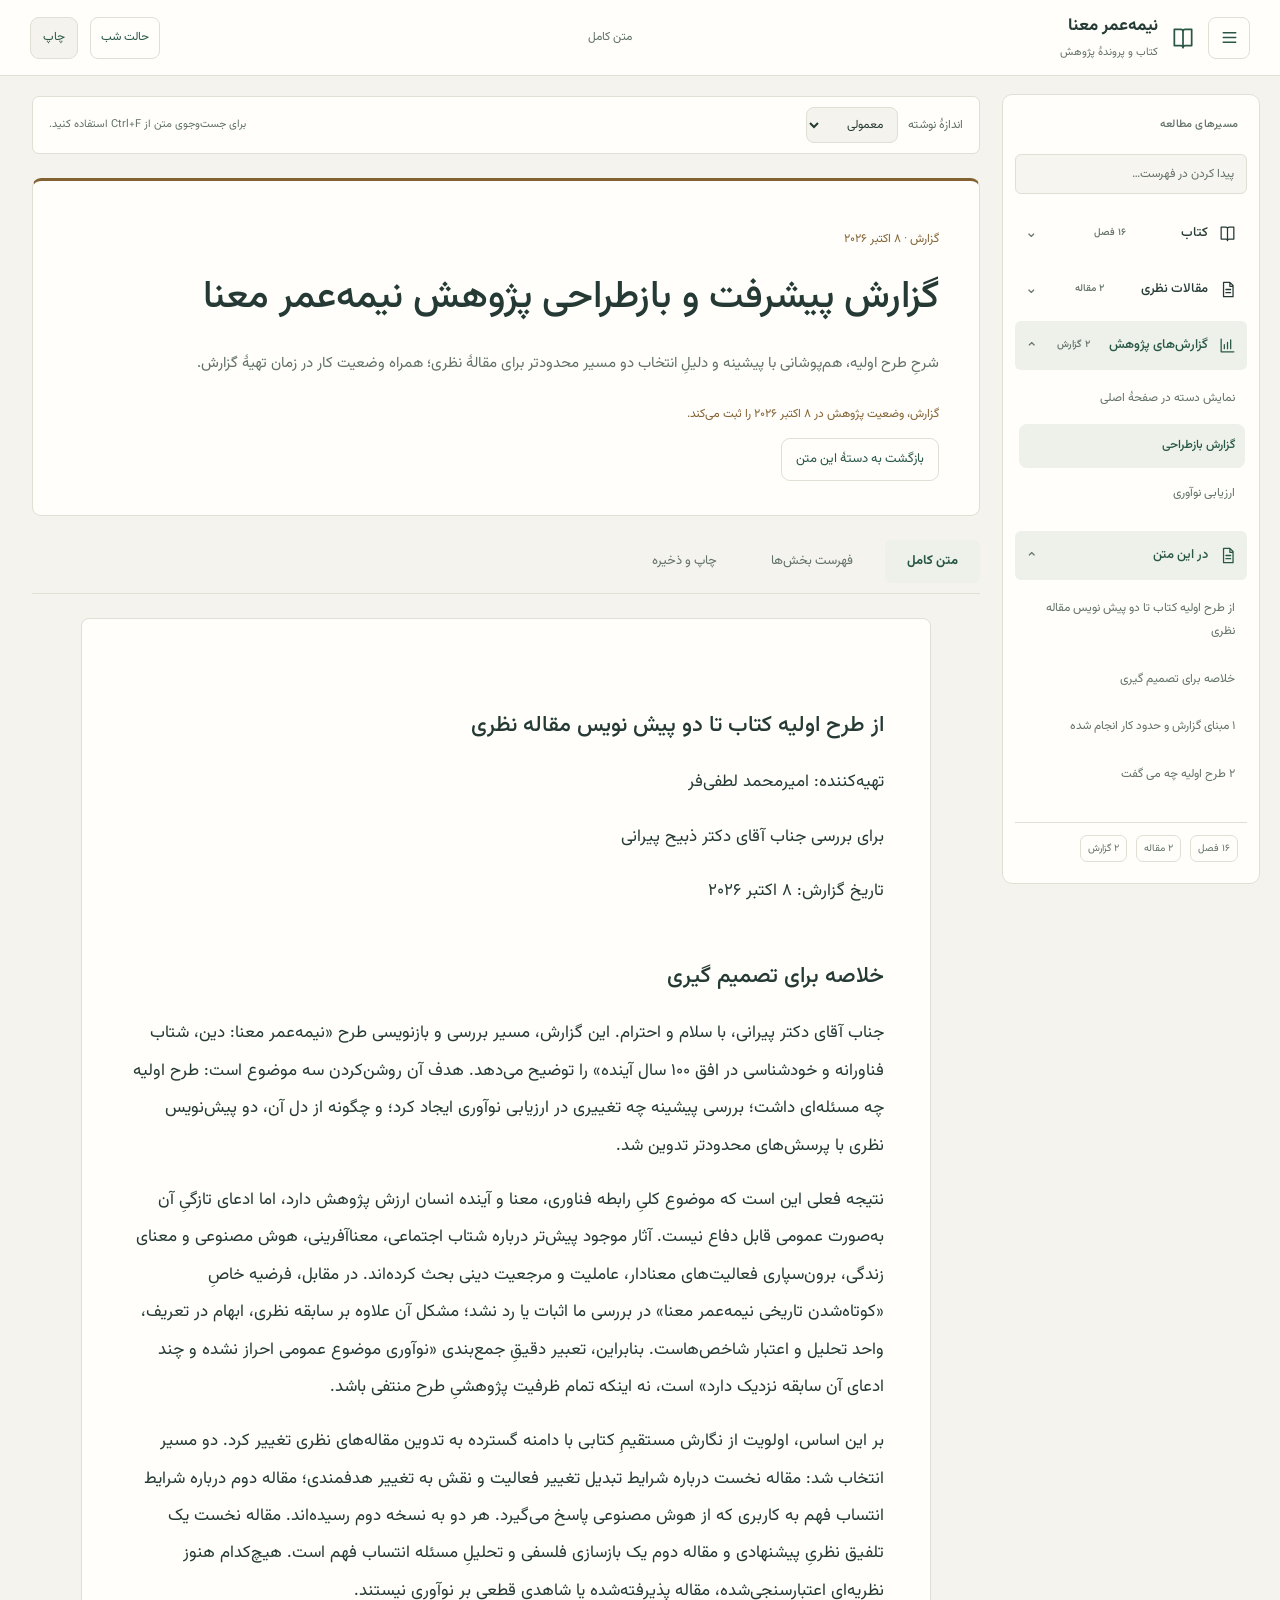
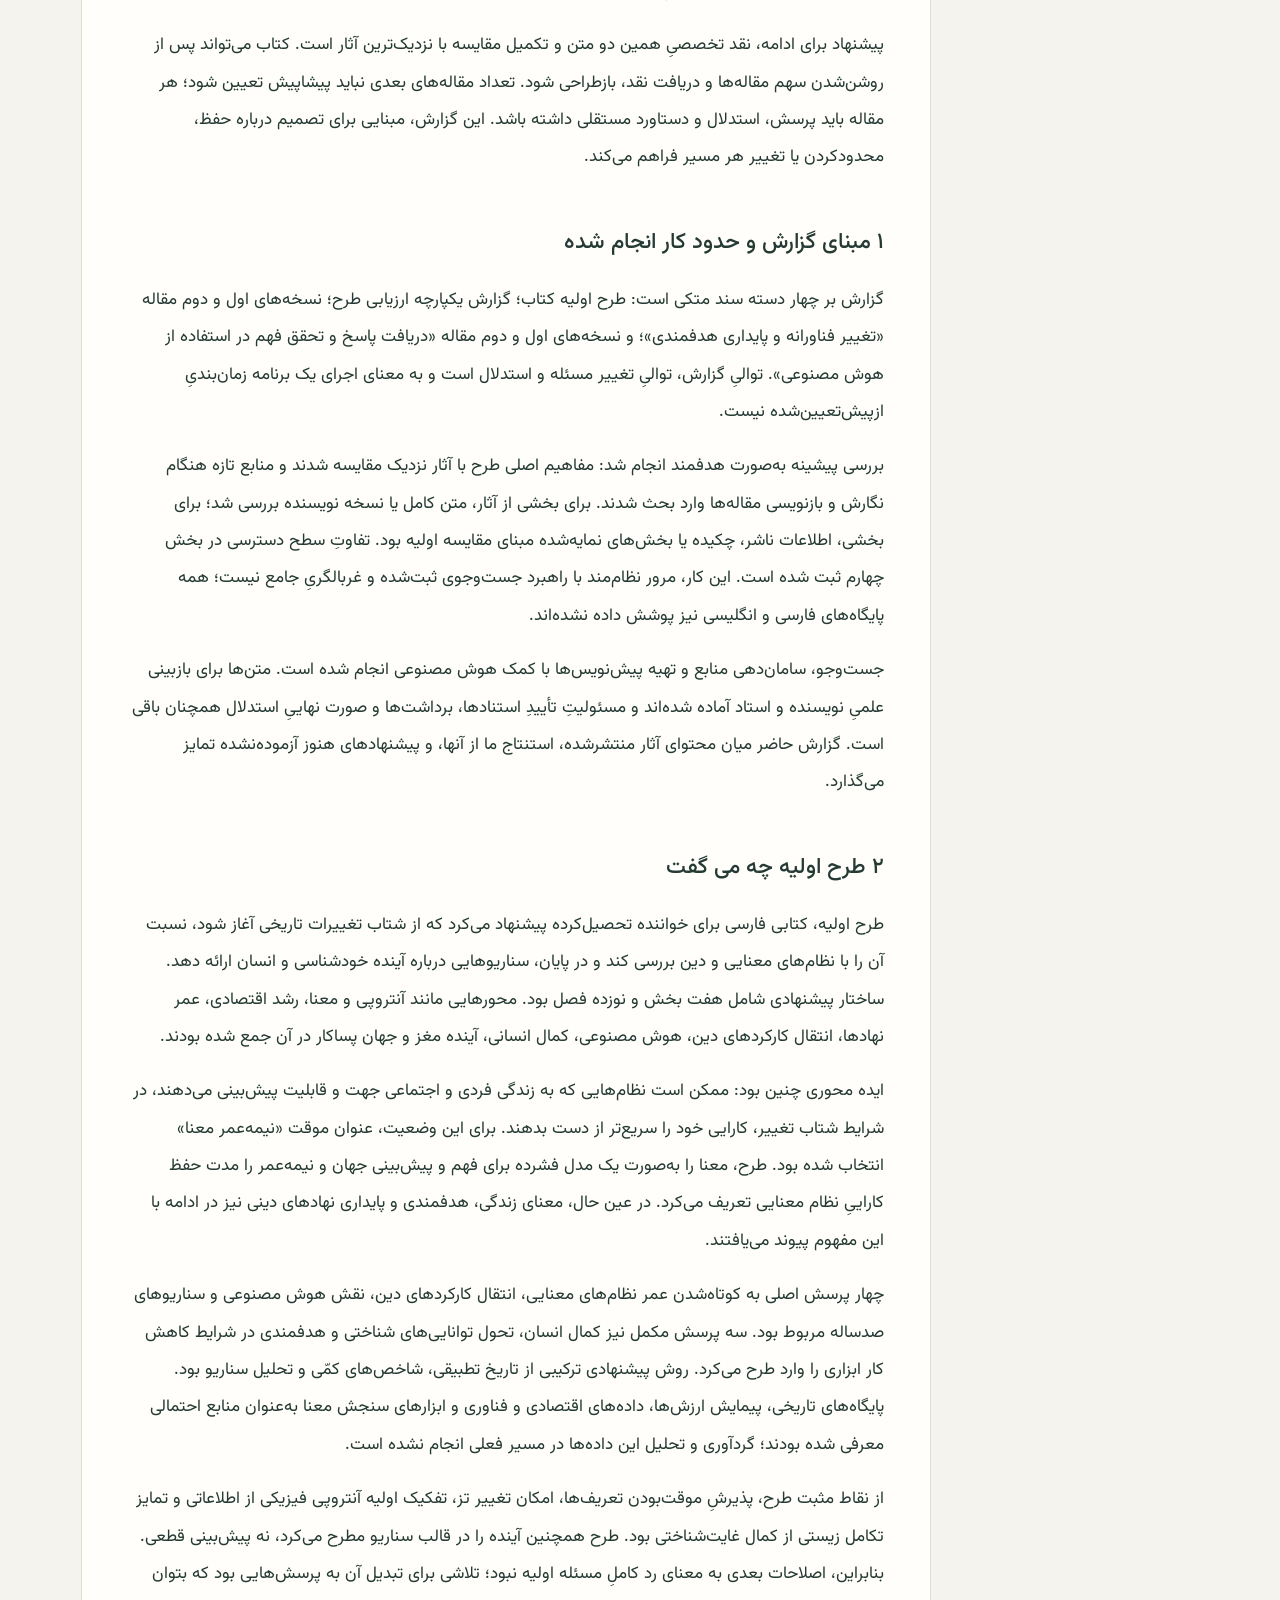
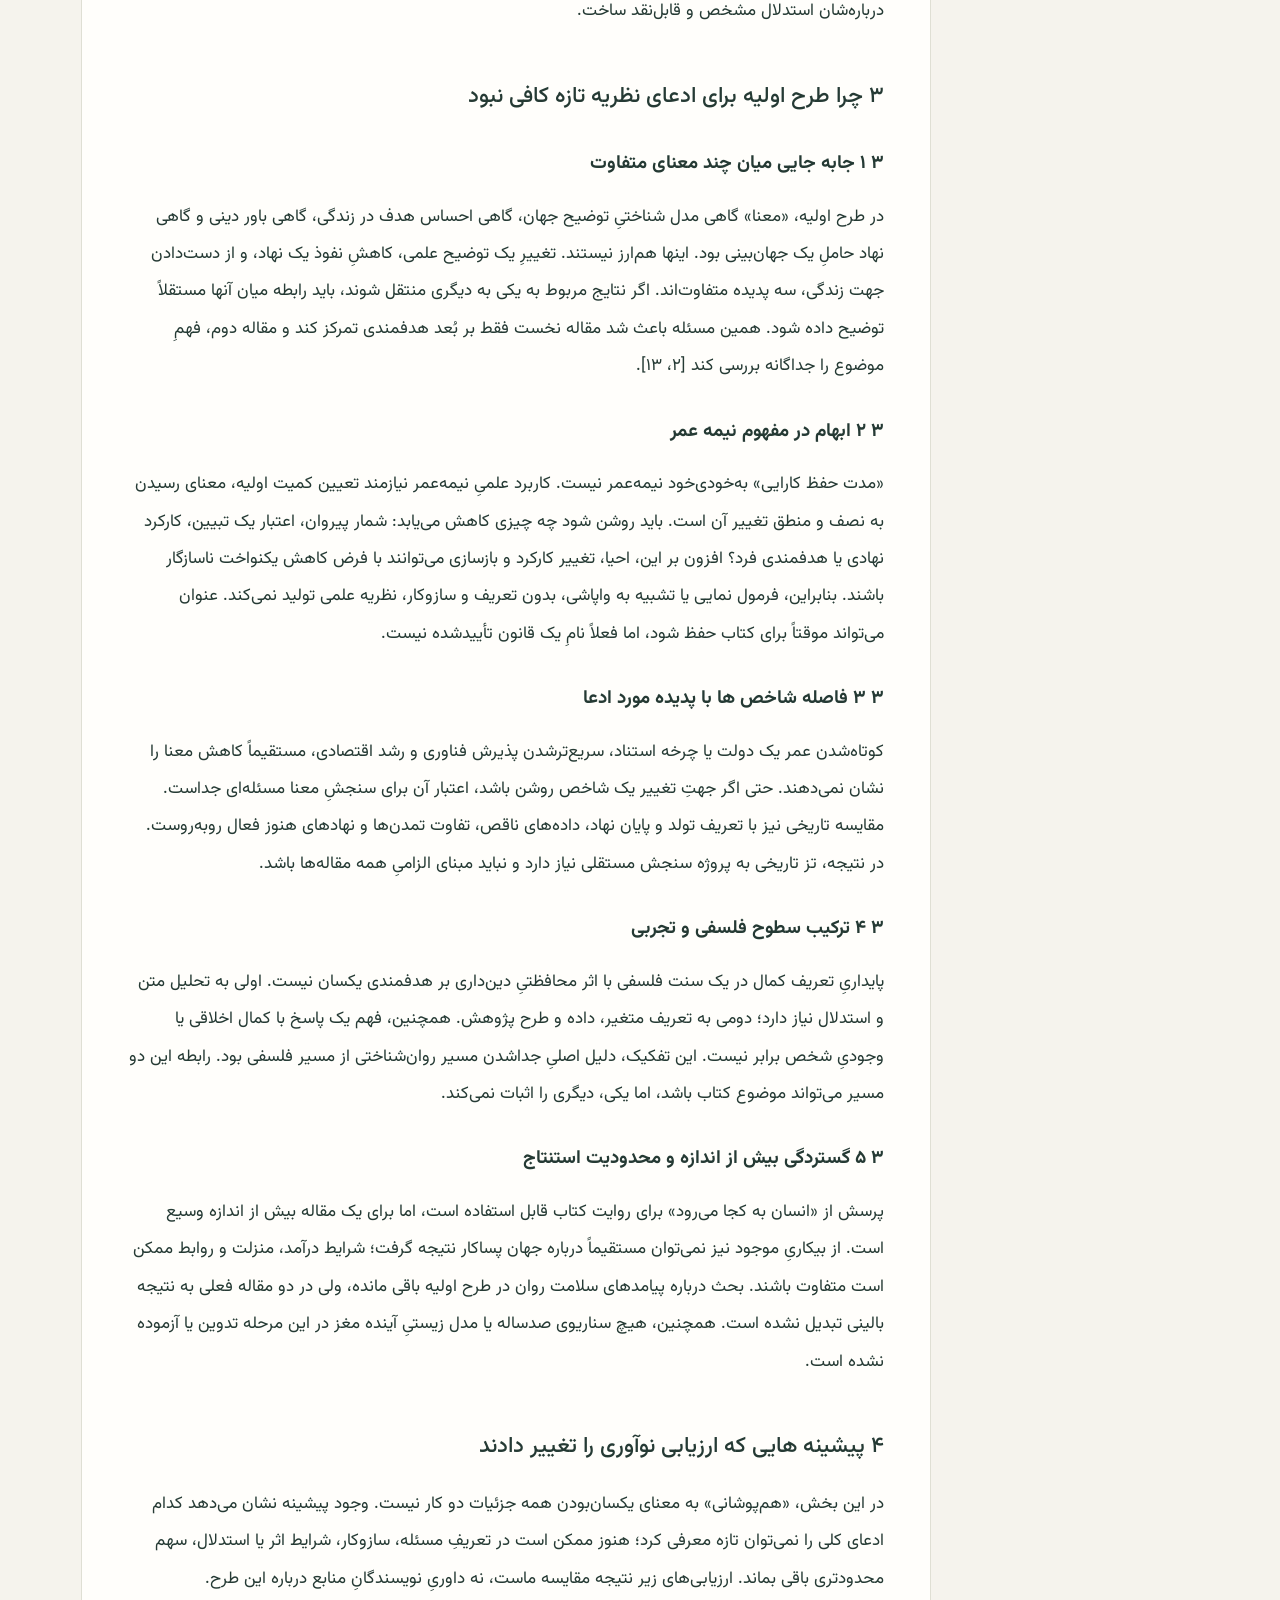
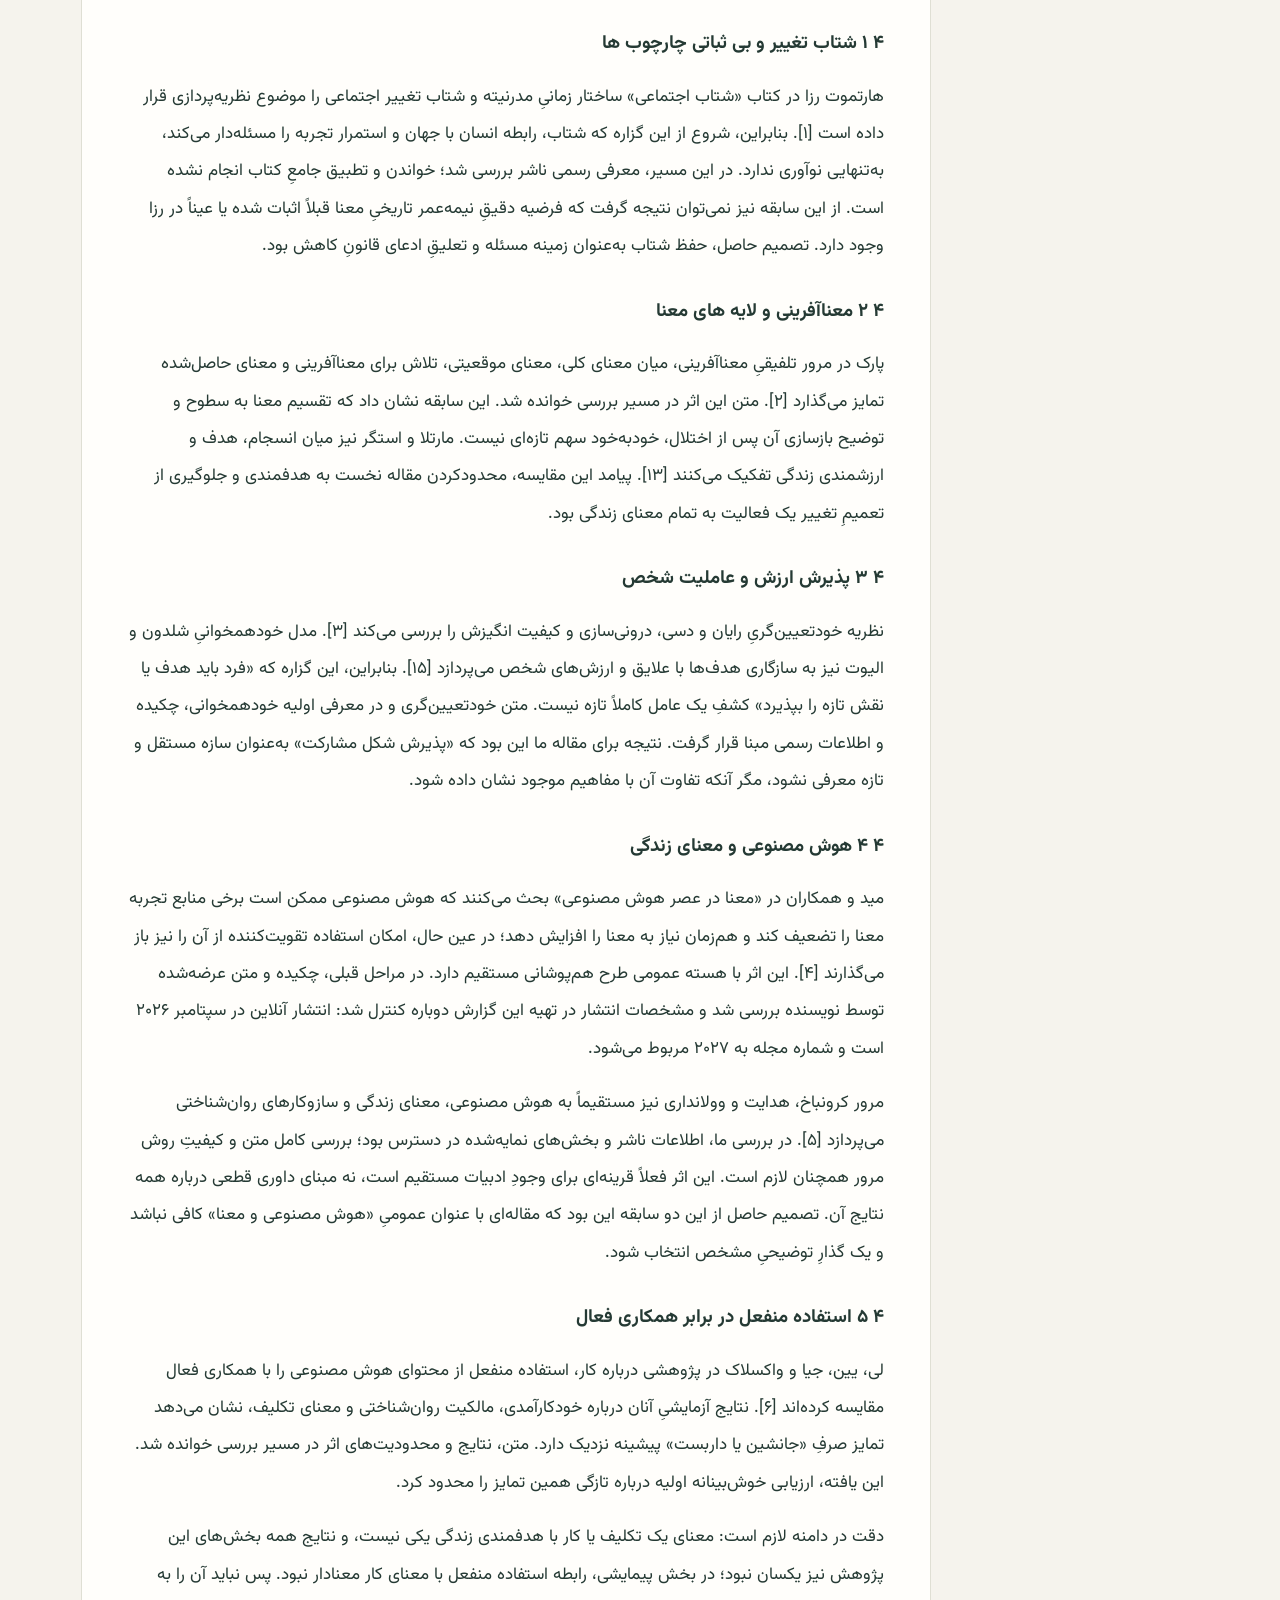
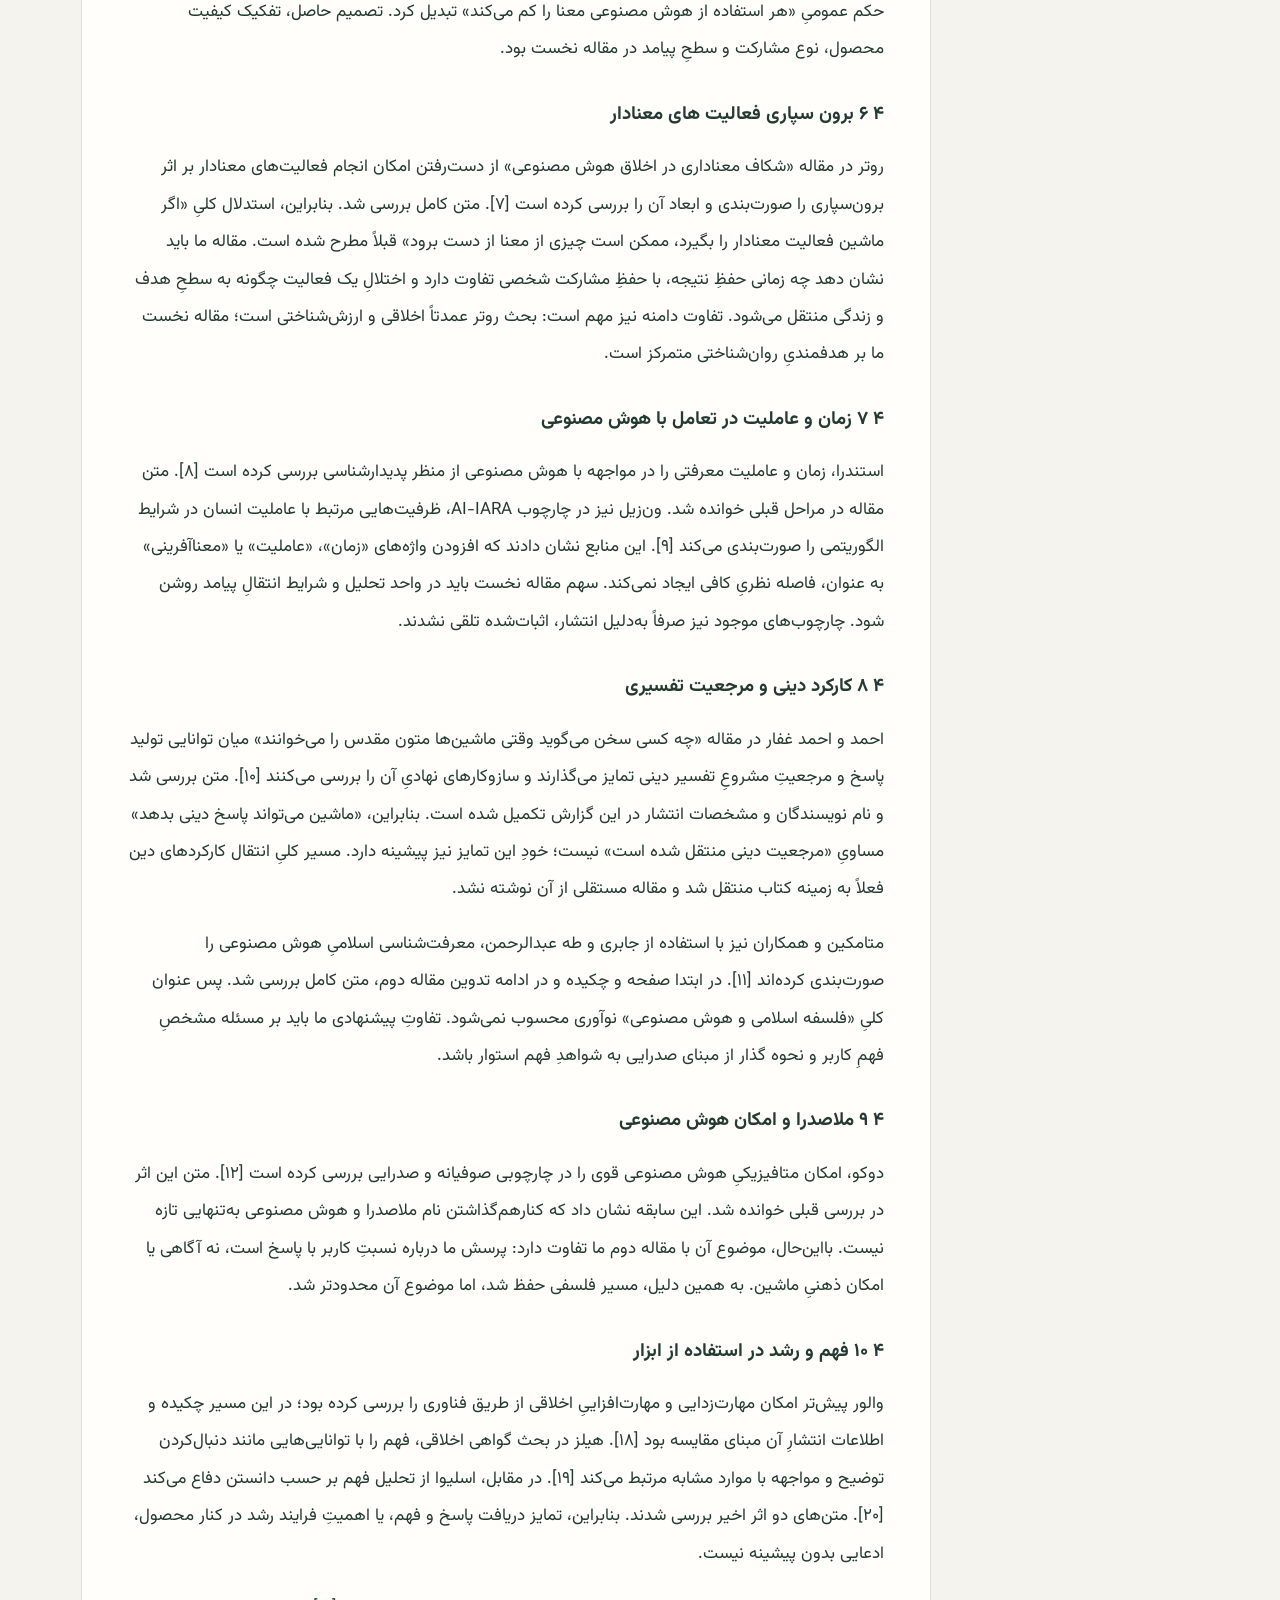
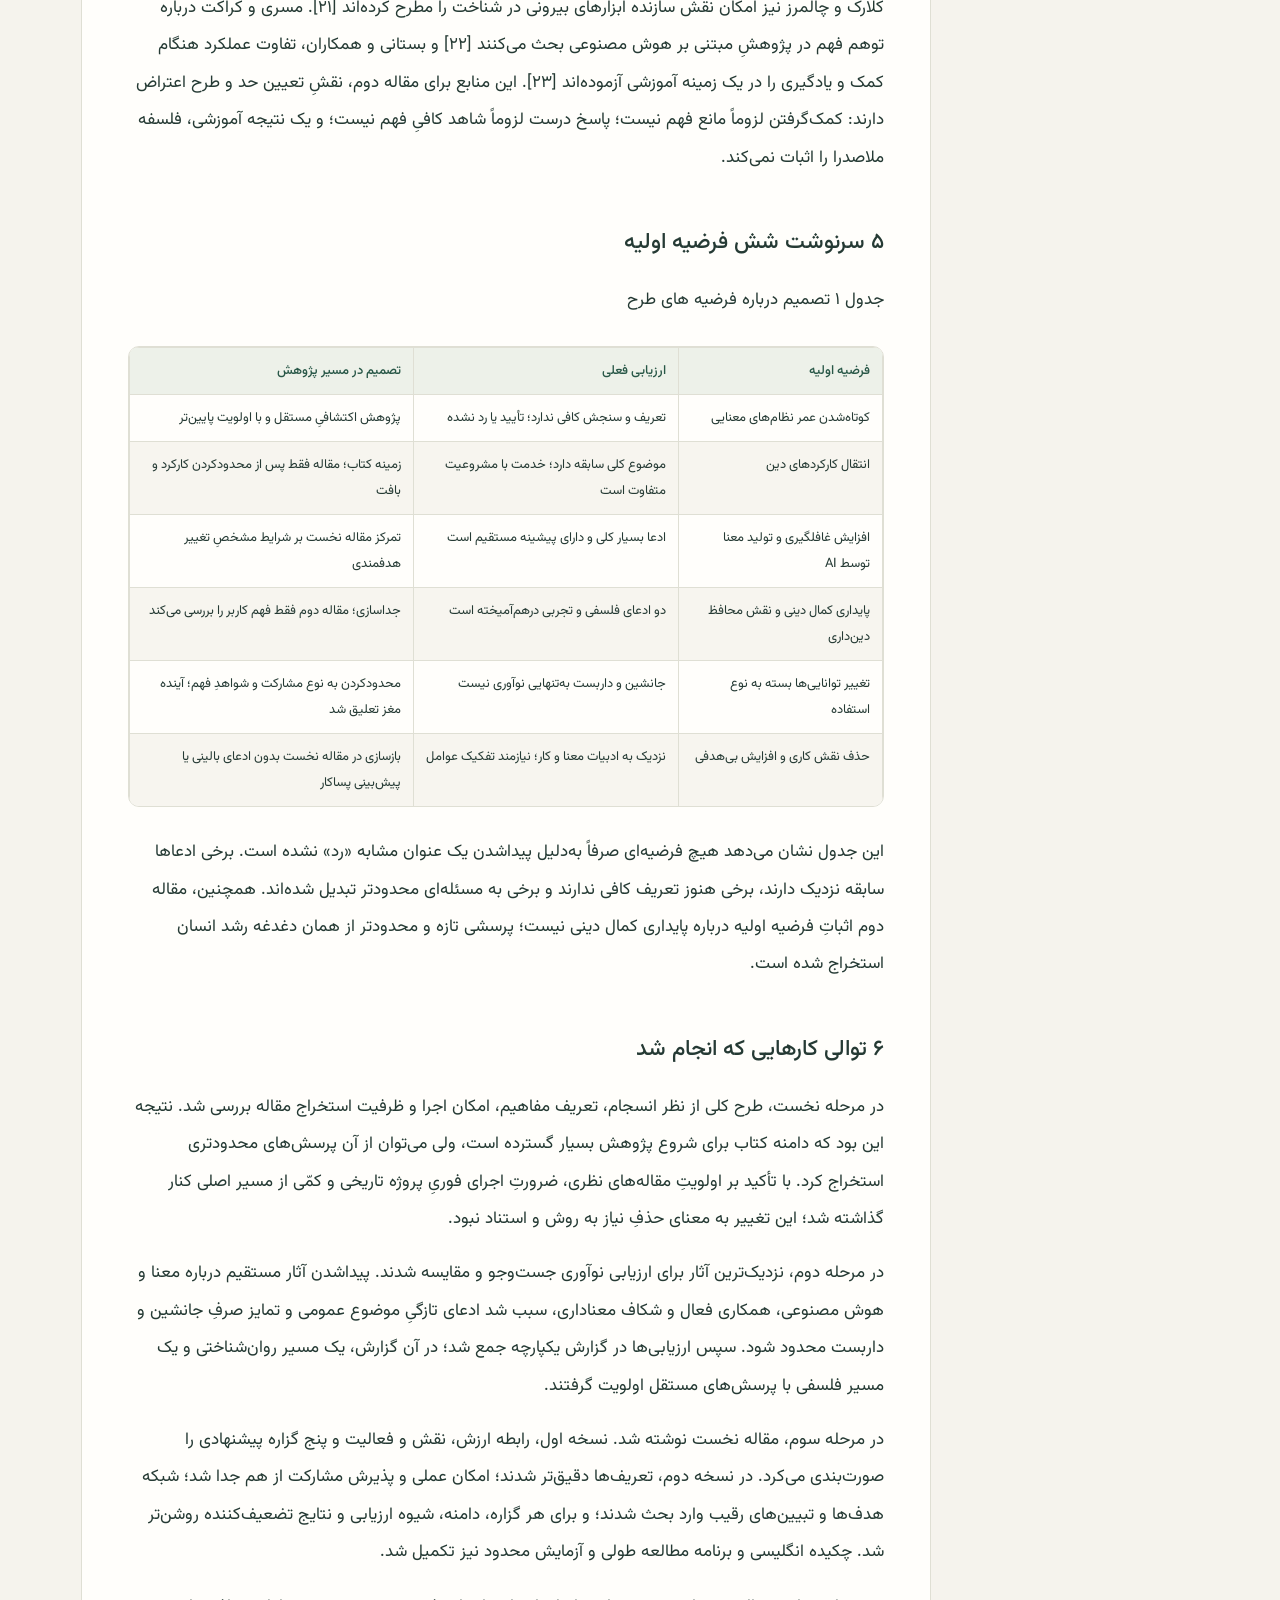
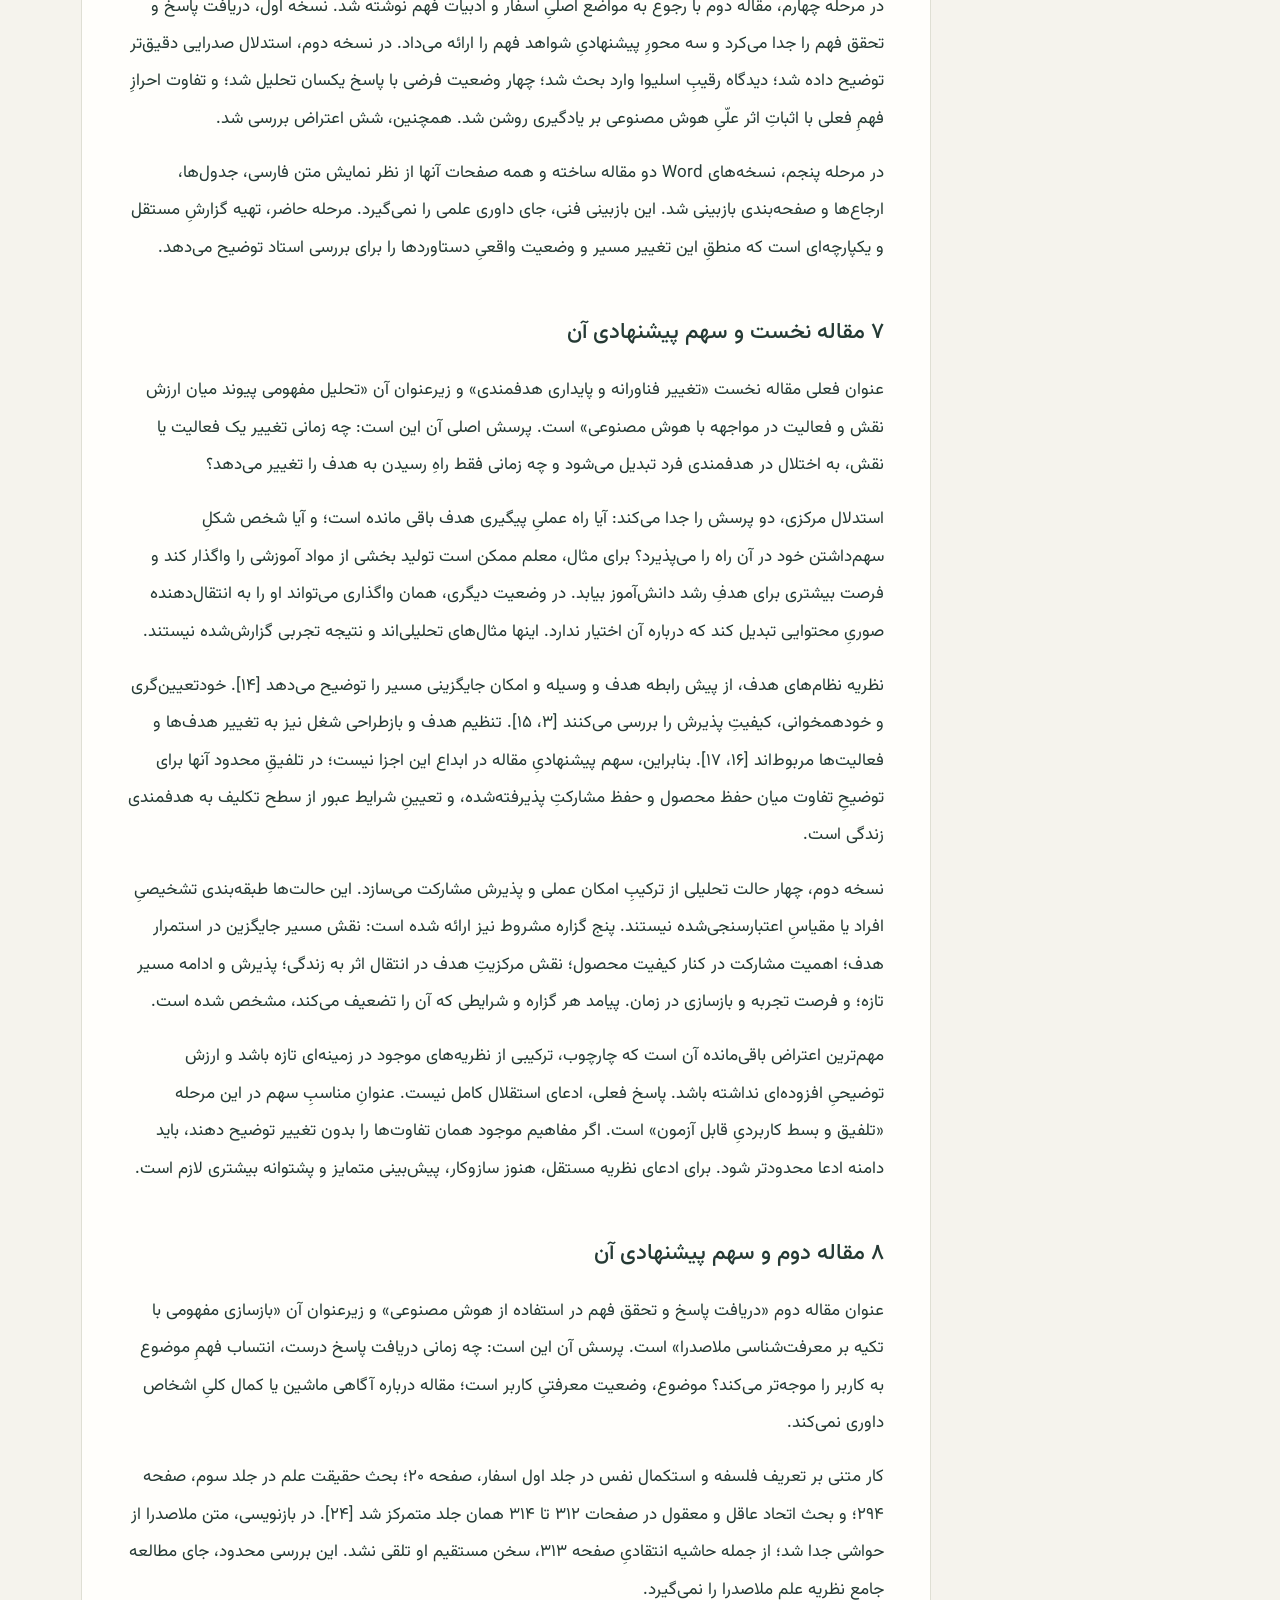
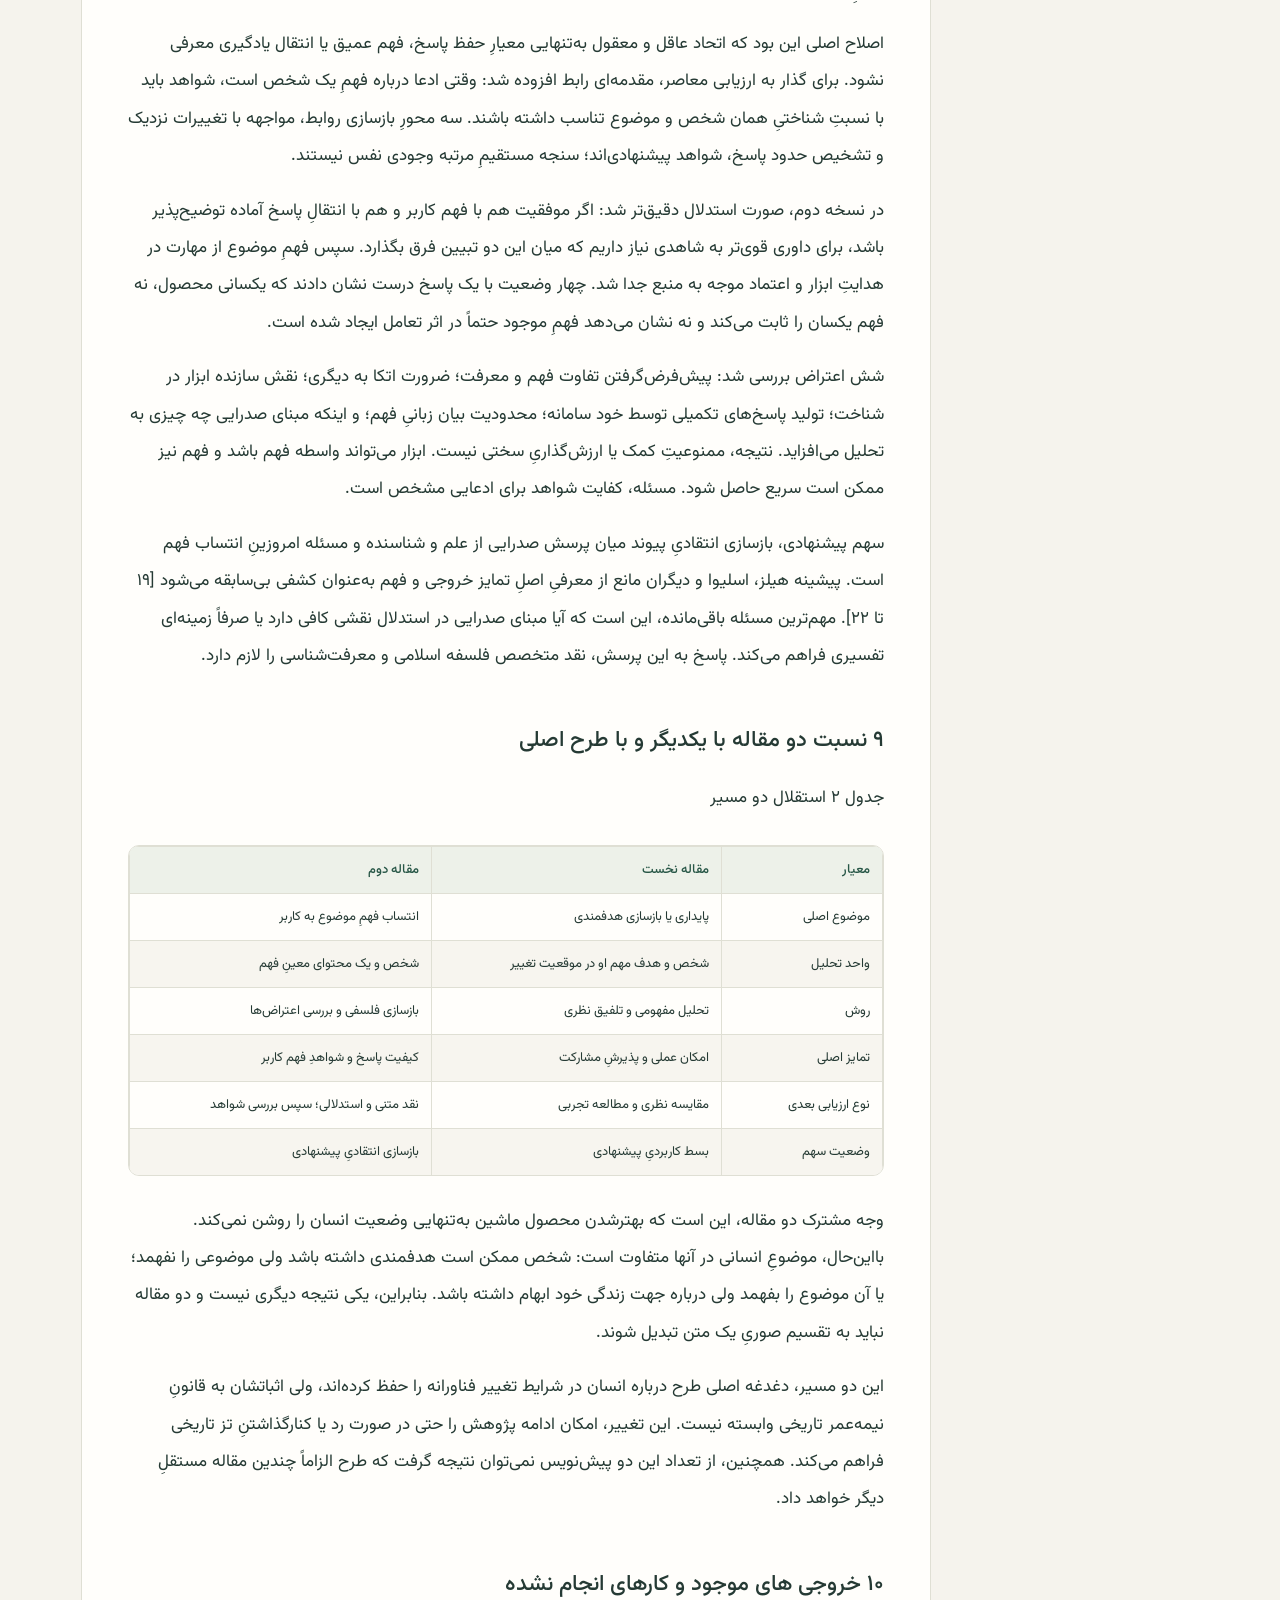
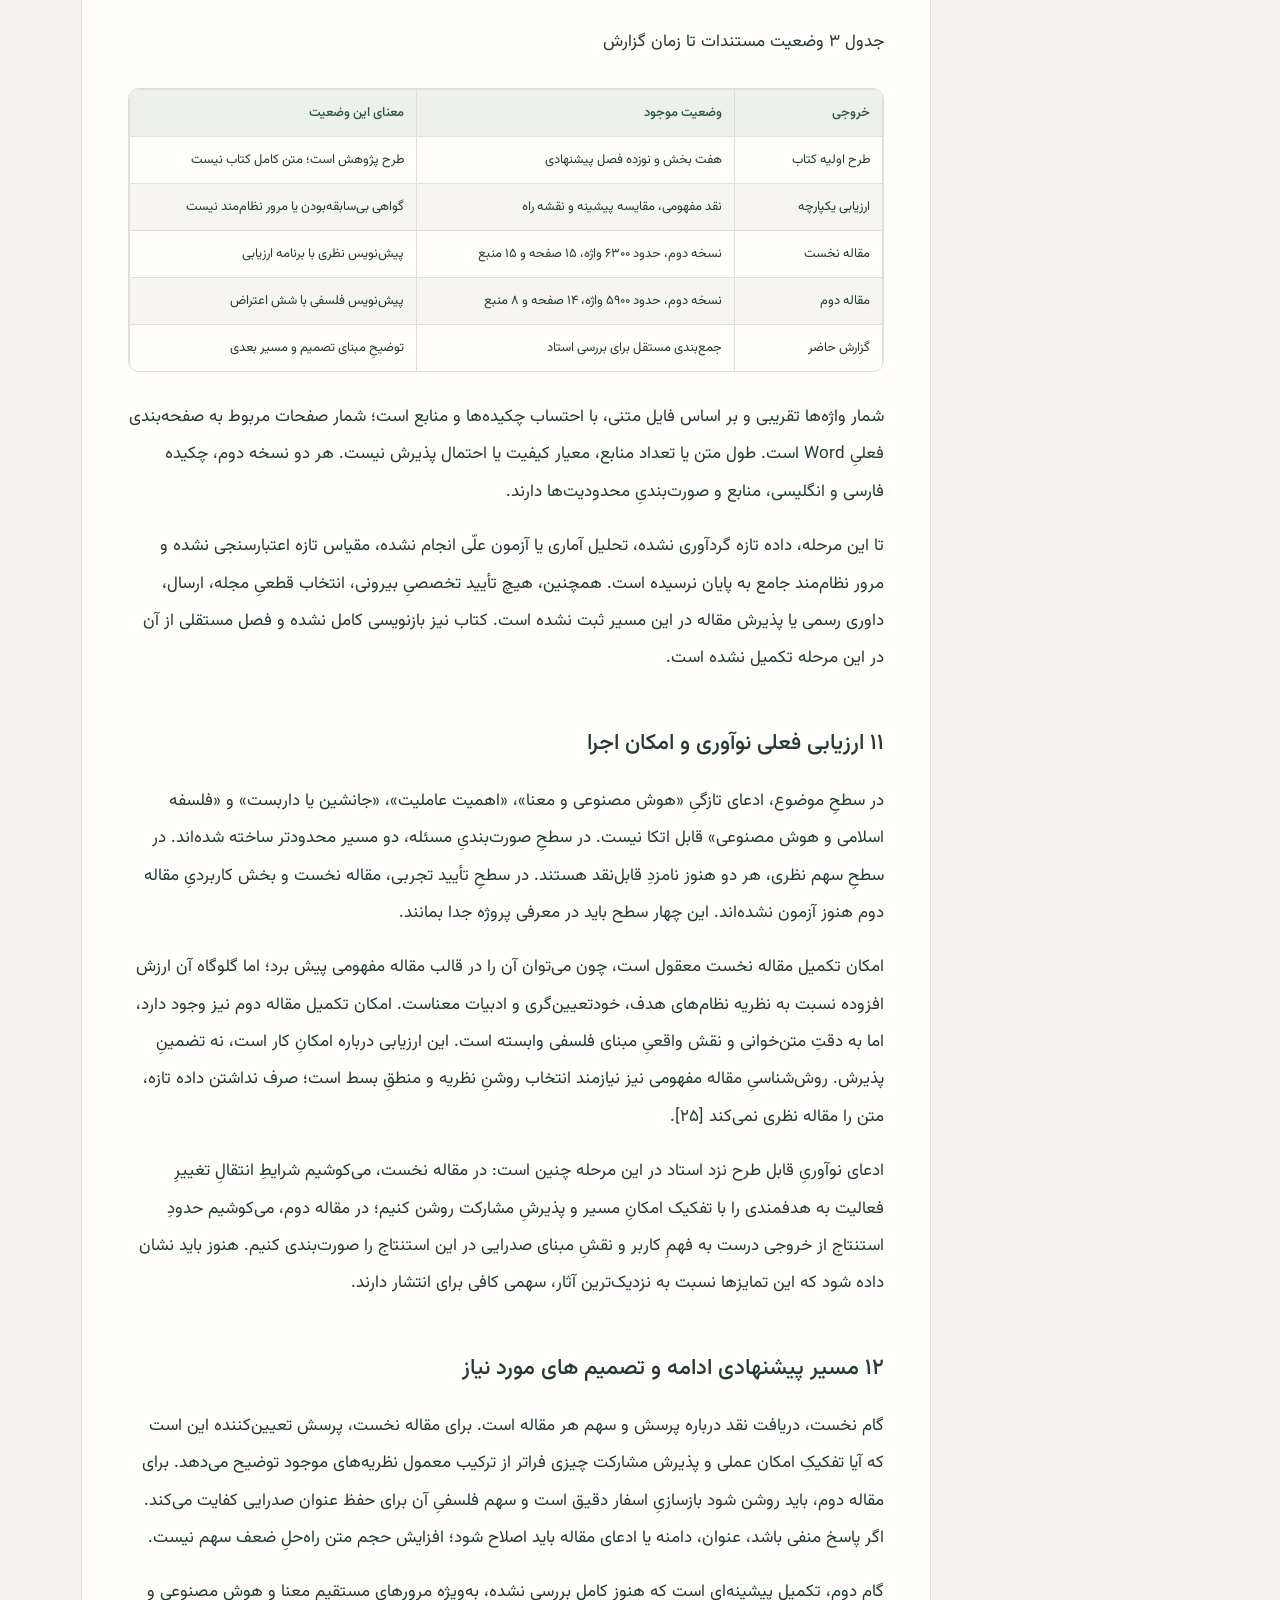
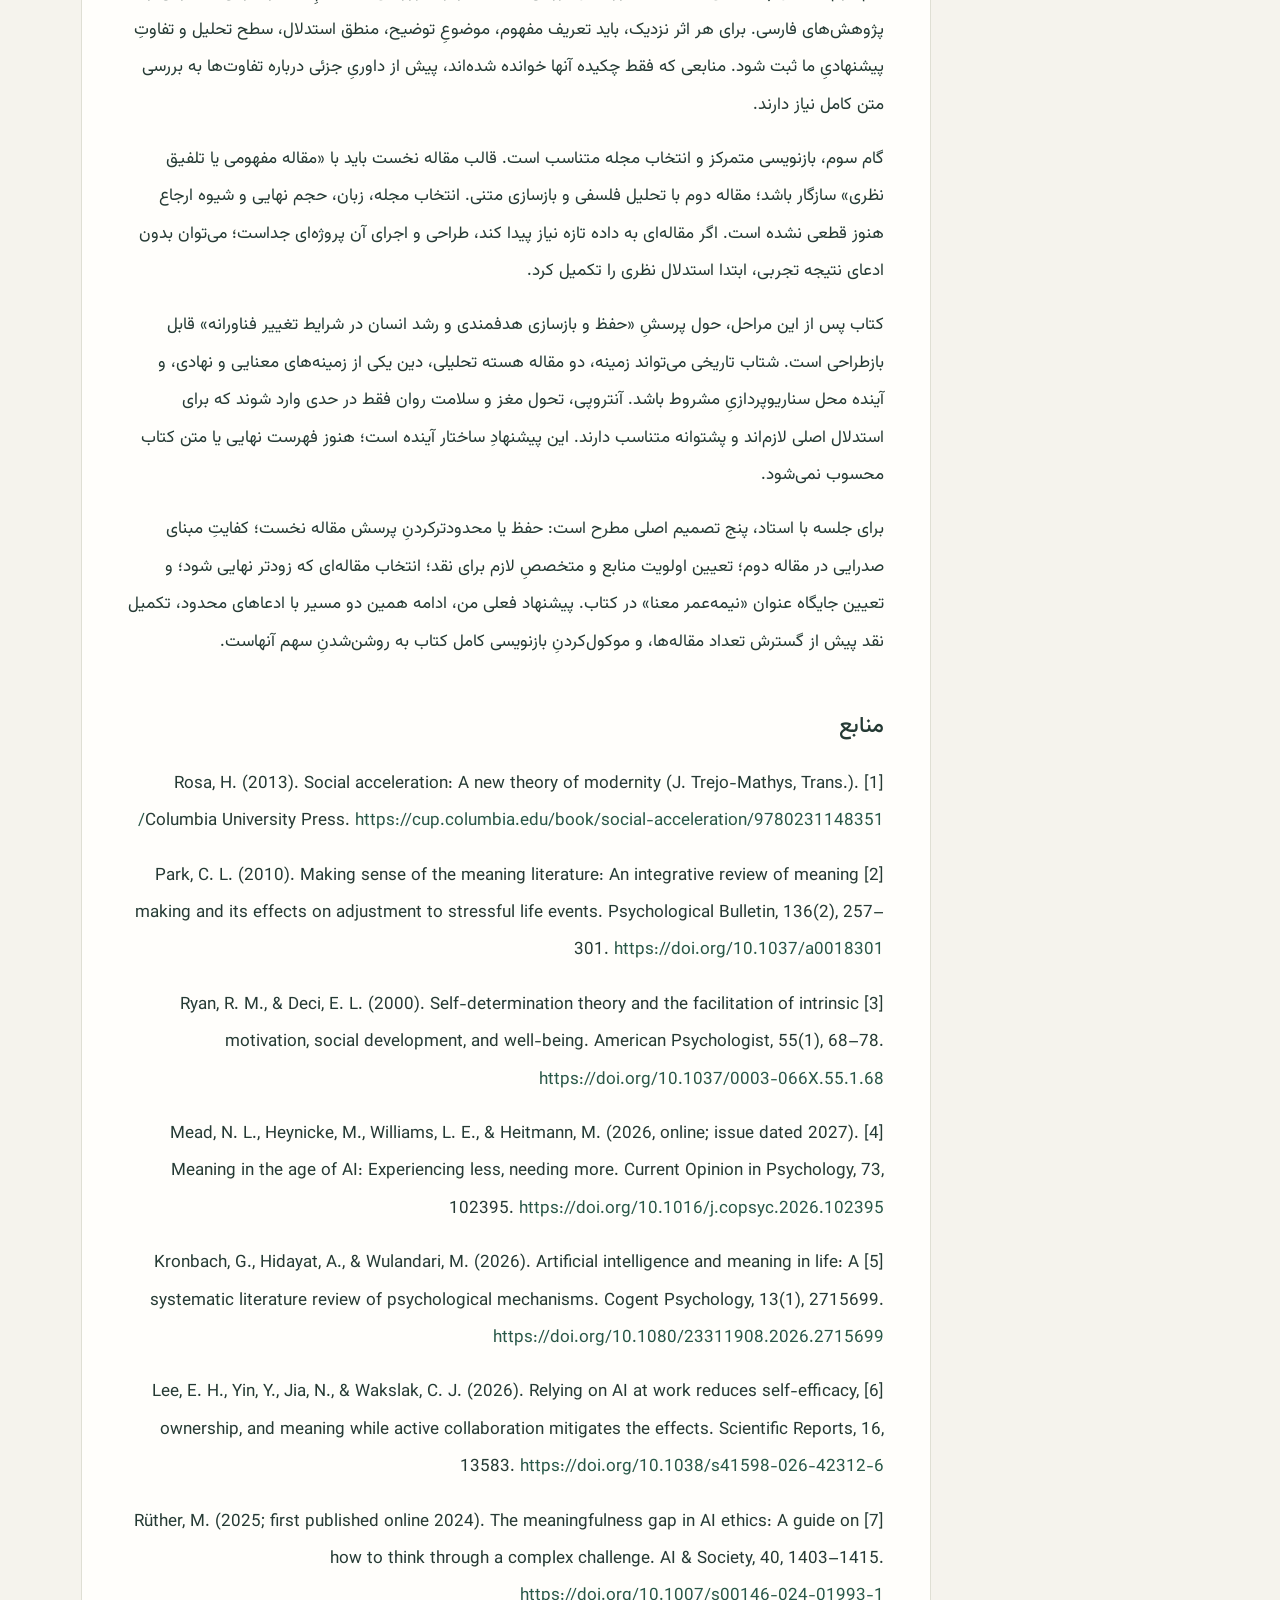
<file: research-progress-report.html>
<!DOCTYPE html>
<html lang="fa" dir="rtl"><head><meta charset="utf-8"><meta name="viewport" content="width=device-width,initial-scale=1"><title>گزارش پیشرفت و بازطراحی پژوهش نیمه‌عمر معنا | نیمه‌عمر معنا</title><link rel="stylesheet" href="book-fonts.css?v=20261014"><style id="book-theme-styles">:root{color-scheme:light;--canvas:#f2efe7;--sheet:#fffdf7;--panel:#f8f5ed;--ink:#26382f;--muted:#627066;--line:#dce0d3;--accent:#285c49;--accent-soft:#e9efe5;--gold:#856023;--gold-soft:#f5ecd8;--gold-ink:#6b542b;--cover:#183e32;--cover-ink:#fcf9ee;--cover-muted:#c9d8cb;--cover-gold:#e7c98b;--focus:#956625;--danger:#864b2d;--shadow:0 12px 38px #233d2b08}
:root[data-theme="night"]{color-scheme:dark;--canvas:#0e1c18;--sheet:#162820;--panel:#1b3027;--ink:#e8ece3;--muted:#aabbb0;--line:#344a3d;--accent:#c2d8bc;--accent-soft:#263f31;--gold:#ddc48e;--gold-soft:#303124;--gold-ink:#e4cc94;--cover:#102d24;--cover-ink:#faf5e6;--cover-muted:#becfbe;--cover-gold:#e7c98b;--focus:#e4c68b;--danger:#efbc9c;--shadow:0 12px 38px #00000018}
*{box-sizing:border-box}html{scroll-padding-top:140px}body{margin:0;background:var(--canvas);color:var(--ink);font-family:Vazir,Tahoma,sans-serif;font-size:16px;line-height:1.9;-webkit-font-smoothing:antialiased}button,input,textarea{font:inherit}button,a,input,textarea,summary{-webkit-tap-highlight-color:transparent}button{cursor:pointer}button:disabled{cursor:default}a{color:var(--accent);text-decoration:none}a:hover{text-decoration:underline}a:focus-visible,button:focus-visible,input:focus-visible,textarea:focus-visible,summary:focus-visible,[tabindex="-1"]:focus-visible{outline:3px solid var(--focus);outline-offset:4px}button:disabled{opacity:.45}button{color:inherit}svg{display:block;flex-shrink:0}[hidden]{display:none!important}#book [id]{scroll-margin-top:140px}
.standalone-header{max-width:1180px;margin:0 auto;padding:27px 30px;display:flex;align-items:center;justify-content:space-between;gap:24px}.standalone-header>a{display:flex;align-items:center;gap:12px;font-size:18px;font-weight:700;color:var(--ink)}.brand-emblem{width:40px;height:40px;display:grid;place-items:center;border:1px solid var(--line);border-radius:12px;background:var(--sheet);color:var(--accent)}.standalone-header>span{font-size:11px;color:var(--muted);border:1px solid var(--line);padding:5px 12px;border-radius:30px;background:var(--sheet)}
.reader-tools{position:sticky;top:0;z-index:25;background:var(--sheet);border-top:1px solid var(--line);border-bottom:1px solid var(--line);box-shadow:0 6px 20px #17382d05}.reader-tools-inner{max-width:1180px;margin:auto;padding:11px 30px}.reader-buttons{display:flex;align-items:center;gap:8px;flex-wrap:wrap}.reader-buttons a,.reader-buttons button{display:inline-flex;align-items:center;justify-content:center;gap:8px;border:1px solid var(--line);border-radius:9px;background:var(--sheet);color:var(--ink);font-size:12px;line-height:1.7;min-height:43px;padding:9px 14px;white-space:nowrap;text-decoration:none}.reader-buttons a:hover,.reader-buttons button:not(:disabled):hover{background:var(--accent-soft);border-color:var(--accent)}.reader-buttons a:first-child{background:var(--accent-soft);color:var(--accent);font-weight:700}.reader-buttons #theme-toggle{margin-inline-start:auto;color:var(--accent)}.theme-symbol{width:17px;height:17px}:root[data-theme="paper"] .theme-sun,:root:not([data-theme]) .theme-sun{display:none}:root[data-theme="night"] .theme-moon{display:none}.reader-message{display:block;color:var(--muted);font-size:11px;line-height:1.8}.reader-message:empty{display:none}#reader-search{padding:18px 0 6px}#reader-search>label{display:block;font-size:13px;margin-bottom:8px;color:var(--ink)}.search-row{display:flex;gap:8px}.search-row input{width:100%;min-width:0;flex:1;padding:12px 14px;font-size:15px;color:var(--ink);background:var(--panel);border:1px solid var(--line);border-radius:9px}.search-row button{border:1px solid var(--line);border-radius:9px;background:var(--sheet);padding:9px 15px;color:var(--accent)}#search-status{font-size:12px;color:var(--muted);margin:10px 0}#search-results{max-height:43vh;overflow:auto;margin:0;padding:0 22px 0 0;overscroll-behavior:contain}#search-results li{margin-bottom:9px;color:var(--muted)}#search-results a{display:block;border:1px solid var(--line);border-radius:10px;background:var(--panel);padding:14px 17px;color:var(--ink);font-size:13px;line-height:1.9}#search-results strong{display:block;color:var(--accent);margin-bottom:4px;font-size:12px}
.standalone-book main{max-width:1180px;margin:auto;padding:38px 30px 70px}.workspace-view{display:block}.book-cover{position:relative;isolation:isolate;display:grid;grid-template-columns:minmax(0,1fr) 230px;gap:45px;overflow:hidden;background:var(--cover);border:1px solid #ffffff0f;border-radius:24px;padding:48px 46px;margin-bottom:32px;box-shadow:0 20px 50px #0a2c2312;color:var(--cover-ink)}.book-cover:before{content:"";position:absolute;z-index:-1;width:460px;height:460px;border:1px solid #e7c98b22;border-radius:50%;left:-250px;top:-220px}.book-cover:after{content:"";position:absolute;z-index:-1;width:330px;height:330px;border:1px solid #e7c98b18;border-radius:50%;left:-150px;bottom:-230px}.view-heading{margin:0 0 28px}.eyebrow{display:inline-block;color:var(--cover-gold);font-size:11px;padding:5px 12px;border:1px solid #e7c98b40;border-radius:30px;margin-bottom:16px}.view-heading h1{font-size:clamp(37px,4.6vw,58px);font-weight:700;line-height:1.45;letter-spacing:0;margin:0 0 11px;color:var(--cover-ink)}.view-heading>p{font-size:16px;line-height:1.9;color:var(--cover-muted);margin:0}.book-kicker{display:block;font-size:12px;color:var(--cover-gold)}.book-cover h2{font-size:27px;font-weight:500;line-height:1.8;margin:15px 0 18px;color:var(--cover-ink)}.book-cover-lead>p{font-size:14px;line-height:2;max-width:630px;color:var(--cover-muted);margin:0}.book-actions{display:flex;align-items:center;gap:15px;flex-wrap:wrap;margin-top:28px}.solid-link{display:inline-flex;align-items:center;justify-content:center;min-height:48px;border-radius:10px;background:var(--cover-gold);color:#183e32;padding:12px 23px;font-size:13px;font-weight:700;text-decoration:none}.solid-link:hover{background:#f4dbac;color:#183e32;text-decoration:none}.text-button{border:0;background:transparent;color:var(--cover-ink);padding:9px 2px;font-size:11px;line-height:1.8;text-decoration:underline;text-underline-offset:5px}.book-cover-meta{align-self:stretch;display:flex;flex-direction:column;justify-content:center;gap:5px;padding:18px 29px;background:#ffffff06;border:1px solid #c9d8cb22;border-radius:16px}.book-cover-meta strong{font-size:64px;font-weight:500;line-height:1.2;color:var(--cover-gold)}.book-cover-meta b{font-size:28px;font-weight:500;line-height:1.4;color:var(--cover-ink);margin-top:15px}.book-cover-meta span{font-size:11px;color:var(--cover-muted)}.book-cover-meta small{font-size:10px;line-height:2;color:var(--cover-muted);border-top:1px solid #c9d8cb22;margin-top:19px;padding-top:15px}
.section-head{display:flex;align-items:center;justify-content:space-between;gap:18px;margin:32px 3px 18px}.section-head h2{font-size:23px;font-weight:700;line-height:1.7;margin:0}.book-toc-hint{font-size:11px;color:var(--muted)}.book-revision-note{padding:25px 30px;background:var(--accent-soft);border:1px solid var(--line);border-radius:16px;margin-bottom:28px}.book-revision-note>span{font-size:11px;color:var(--accent)}.book-revision-note h2{font-size:21px;font-weight:500;line-height:1.8;margin:8px 0 13px;color:var(--ink)}.book-revision-note p{font-size:13px;line-height:2;color:var(--muted);margin:10px 0 0}.book-toc{display:grid;grid-template-columns:repeat(3,minmax(0,1fr));gap:14px;margin-bottom:36px}.book-toc-front,.book-toc-end{grid-column:1/-1;background:var(--sheet);border:1px solid var(--line);border-radius:12px;padding:16px 23px;font-size:13px}.book-toc-part{background:var(--sheet);border:1px solid var(--line);border-radius:14px;padding:22px 24px;box-shadow:var(--shadow)}.book-toc-part small{font-size:10px;color:var(--gold)}.book-toc h3{font-size:17px;font-weight:500;color:var(--ink);margin:5px 0 18px}.book-toc-part>a{display:flex;align-items:baseline;gap:12px;font-size:12px;line-height:1.9;color:var(--ink);margin-top:13px}.book-toc-part>a>span{min-width:23px;font-size:11px;color:var(--gold)}.book-toc-part>a:hover{color:var(--accent)}.book-toc-end{display:flex;align-items:center;flex-wrap:wrap;gap:15px 28px}
.book-part-heading{display:flex;align-items:baseline;gap:17px;padding:42px 5px 18px}.book-part-heading>span{font-size:11px;color:var(--gold);white-space:nowrap}.book-part-heading h2{font-size:24px;font-weight:500;line-height:1.8;color:var(--ink);margin:0}.report-fold{border:1px solid var(--line);border-radius:16px;background:var(--sheet);box-shadow:var(--shadow);margin:0 0 13px;overflow:hidden}.report-fold>summary{display:flex;align-items:center;gap:19px;padding:23px 28px;list-style:none;cursor:pointer}.report-fold>summary::-webkit-details-marker{display:none}.report-fold>summary>b{flex:1;font-size:17px;font-weight:500}.report-fold>summary>small{font-size:11px;color:var(--muted)}.report-fold>summary>i{font-style:normal;color:var(--gold);font-size:23px;font-weight:400;margin-inline-start:auto}.report-fold[open]>summary{border-bottom:1px solid var(--line);background:var(--panel)}.report-fold[open]>summary>i{transform:rotate(45deg)}.book-chapter>summary>div{flex:1;min-width:0}.book-chapter summary b{display:block;font-size:17px;font-weight:500;line-height:1.8;color:var(--ink)}.book-chapter summary small{display:block;font-size:10px;color:var(--muted);margin-bottom:3px}.book-chapter-number{display:grid;place-items:center;min-width:45px;width:45px;height:45px;border-radius:50%;background:var(--gold-soft);color:var(--gold-ink);font-size:19px;font-weight:500}.fold-body.book-prose{max-width:875px;padding:34px 42px 38px;margin:0 auto;font-size:17px;line-height:2.22;color:var(--ink)}.book-prose p{margin:0 0 23px}.book-prose h3{font-size:22px;font-weight:500;line-height:1.8;margin:36px 0 17px;color:var(--accent);text-wrap:balance}.book-prose h4{font-size:18px;font-weight:500;line-height:1.9;margin:27px 0 13px;color:var(--ink);text-wrap:balance}.book-prose>h3:first-child{margin-top:4px}.book-prose ul,.book-prose ol{padding-inline-start:25px}.book-prose li{margin-bottom:8px}.book-prose strong{font-weight:700}.book-prose a{color:var(--accent);text-decoration:underline;text-underline-offset:4px}.book-prose code{overflow-wrap:anywhere;font-size:.9em}
.chapter-expansion{padding-bottom:19px;margin:25px 0 32px;border-bottom:1px solid var(--line)}.scene-kicker{display:inline-block;font-size:10px;color:var(--gold);padding:4px 10px;background:var(--gold-soft);border-radius:30px;margin:0 0 10px}.book-scene>h3:first-of-type{margin-top:8px}.book-pause{margin:29px 0;padding:27px;border-radius:14px;background:var(--gold-soft);border:1px solid var(--line);border-inline-start:3px solid var(--gold)}.pause-index{font-size:10px;color:var(--gold-ink)}.book-pause h4{font-size:18px;color:var(--gold-ink);margin:8px 0 16px}.book-pause p{font-size:15px;line-height:2.1}.book-pause label{display:block;font-size:12px;font-weight:500;margin:21px 0 9px;color:var(--gold-ink)}.book-pause textarea{display:block;width:100%;max-width:100%;min-height:110px;resize:vertical;overflow-y:auto;padding:14px 16px;font-size:15px;line-height:1.95;border:1px solid var(--line);border-radius:9px;background:var(--sheet);color:var(--ink)}textarea::placeholder,input::placeholder{color:var(--muted);opacity:1}.book-pause .note-status{font-size:11px;line-height:1.8;color:var(--muted);margin:9px 0 0}.book-pause .note-status[data-saved="false"]{color:var(--danger)}.book-pause:target{outline:2px solid var(--focus);outline-offset:5px}.book-analysis{background:var(--accent-soft);border:1px solid var(--line);border-radius:12px;margin-bottom:28px;overflow:hidden}.book-analysis>summary{display:flex;align-items:center;justify-content:space-between;gap:16px;padding:18px 22px;list-style:none;cursor:pointer;color:var(--accent);font-size:13px;font-weight:500}.book-analysis>summary::-webkit-details-marker{display:none}.analysis-symbol{font-size:22px;font-weight:400}.book-analysis[open] .analysis-symbol{transform:rotate(45deg)}.book-analysis[open]>summary{border-bottom:1px solid var(--line)}.book-analysis-body{padding:5px 25px 12px}.book-analysis-body h3{font-size:20px;margin-top:20px}.book-analysis-body p{font-size:16px;line-height:2.18}.book-countercase>h3{font-size:21px}.book-deeper{margin:30px 0;padding-top:8px;border-top:1px solid var(--line)}.return-to-pause a{font-size:12px}.book-chapter-nav{display:flex;justify-content:space-between;align-items:center;gap:14px;border-top:1px solid var(--line);padding-top:23px;margin-top:34px;font-size:12px}.book-chapter-nav a{text-decoration:none}.book-note-print{display:none;white-space:pre-wrap;overflow-wrap:anywhere}
.table-wrap{width:100%;max-width:100%;overflow-x:auto;border:1px solid var(--line);border-radius:11px;margin:27px 0;overscroll-behavior:contain}table{border-collapse:collapse;width:100%;font-size:13px;line-height:1.95}thead{background:var(--accent-soft)}th{font-weight:500;color:var(--accent);text-align:start}th,td{padding:14px 16px;border-bottom:1px solid var(--line);vertical-align:top;min-width:125px}td+td,th+th{border-inline-start:1px solid var(--line)}tbody tr:last-child td{border-bottom:0}tbody tr:nth-child(even){background:var(--panel)}.book-glossary{margin:0}.book-glossary>div{padding:23px 0;border-bottom:1px solid var(--line)}.book-glossary>div:last-child{border-bottom:0}.book-glossary dt{font-size:18px;font-weight:500;color:var(--accent)}.book-glossary dd{font-size:15px;margin:9px 0 0;line-height:2.1}.book-references{direction:ltr;text-align:left;padding-left:24px;font-family:Georgia,"Times New Roman",serif;font-size:15px;line-height:1.9;overflow-wrap:anywhere}.book-references li{padding-left:5px;margin-bottom:23px;color:var(--ink)}.book-references a{font-size:13px}.book-end-mark{text-align:center;font-size:12px;color:var(--muted);padding-top:18px;margin-top:25px!important}.book-footer{display:flex;justify-content:space-between;gap:20px;border-top:1px solid var(--line);padding:25px 3px 0;margin-top:34px;color:var(--muted);font-size:11px}.book-footer a{color:var(--accent)}
.book-loader{display:none;position:fixed;inset:0;z-index:1000;background:var(--canvas);padding:25px}.has-loader .book-loader{display:grid;place-items:center;opacity:0;visibility:hidden;pointer-events:none;transition:opacity .22s ease,visibility .22s ease}.has-loader.is-loading .book-loader{opacity:1;visibility:visible;pointer-events:auto}.is-loading{overflow:hidden}.loader-card{width:min(100%,390px);text-align:center;border:1px solid var(--line);border-radius:23px;background:var(--sheet);box-shadow:var(--shadow);padding:42px 30px}.loader-emblem{width:67px;height:67px;display:grid;place-items:center;border:1px solid var(--line);border-radius:20px;color:var(--accent);background:var(--accent-soft);margin:0 auto 19px}.loader-card h2{font-size:24px;font-weight:500;color:var(--ink);margin:0 0 8px}.loader-card p{font-size:13px;color:var(--muted);margin:0}.loader-ring{display:block;width:28px;height:28px;border:2px solid var(--line);border-top-color:var(--gold);border-radius:50%;animation:book-spin .9s linear infinite;margin:23px auto}.loader-card button{border:1px solid var(--line);border-radius:8px;padding:8px 15px;background:var(--panel);color:var(--accent);font-size:11px;min-height:40px}.loader-card button:hover{background:var(--accent-soft)}@keyframes book-spin{to{transform:rotate(360deg)}}
@media(max-width:1000px){.book-cover{grid-template-columns:minmax(0,1fr) 195px;padding:37px;gap:27px}.book-cover-meta{padding:18px 22px}.book-cover h2{font-size:24px}.book-toc{grid-template-columns:repeat(2,minmax(0,1fr))}}
@media(max-width:700px){.standalone-header{padding:20px}.standalone-header>a{font-size:16px}.standalone-header>span{font-size:10px;padding:4px 9px}.reader-tools-inner{padding:9px 18px}.reader-buttons{gap:6px}.reader-buttons a,.reader-buttons button{font-size:11px;padding:8px 10px;min-height:42px}.reader-buttons #theme-toggle{margin-inline-start:0}.standalone-book main{padding:26px 18px 45px}.book-cover{grid-template-columns:1fr;padding:28px;gap:27px;border-radius:19px}.view-heading{margin-bottom:24px}.view-heading h1{font-size:40px}.view-heading>p{font-size:14px}.book-cover h2{font-size:24px}.book-cover-lead>p{font-size:13px}.book-cover-meta{display:grid;grid-template-columns:80px 1fr;align-items:center;gap:4px 17px;padding:19px 22px}.book-cover-meta strong{font-size:39px}.book-cover-meta b{font-size:24px;margin:0}.book-cover-meta small{grid-column:1/-1;margin-top:11px;padding-top:12px}.book-actions{gap:15px}.book-actions .solid-link{padding:11px 19px}.book-toc{gap:11px}.book-toc-part{padding:20px}.book-toc h3{font-size:16px}.book-revision-note{padding:21px 23px}.book-revision-note h2{font-size:19px}.section-head h2{font-size:21px}.book-part-heading{gap:12px;padding-top:34px}.book-part-heading h2{font-size:22px}.report-fold>summary{padding:21px 22px;gap:14px}.fold-body.book-prose{padding:28px 27px;font-size:16px;line-height:2.14}.book-prose h3{font-size:21px}.book-prose h4{font-size:17px}.book-pause{padding:23px}.book-analysis-body{padding:4px 22px 11px}.book-analysis-body p{font-size:15px}.book-chapter-number{width:40px;min-width:40px;height:40px;font-size:17px}}
@media(max-width:460px){html{scroll-padding-top:155px}#book [id]{scroll-margin-top:155px}.standalone-header{padding:16px}.brand-emblem{width:34px;height:34px;border-radius:10px}.standalone-header>span{font-size:9px}.standalone-header>a{gap:9px;font-size:15px}.reader-tools-inner{padding:8px 13px}.reader-buttons{display:grid;grid-template-columns:repeat(3,minmax(0,1fr));gap:6px}.reader-buttons a,.reader-buttons button{white-space:normal;text-align:center;font-size:10px;line-height:1.8;padding:7px 5px}.theme-symbol{width:15px;height:15px}.standalone-book main{padding:22px 13px 35px}.book-cover{padding:25px 23px}.view-heading h1{font-size:35px}.view-heading>p{font-size:13px}.book-cover h2{font-size:22px}.book-cover-meta{padding:17px 18px;grid-template-columns:72px 1fr}.book-toc{grid-template-columns:1fr}.book-toc-front,.book-toc-end{padding:15px 18px;font-size:12px}.book-toc-end{gap:12px 20px}.book-toc-hint{display:none}.book-revision-note{padding:19px 20px}.book-revision-note h2{font-size:18px}.book-revision-note p{font-size:12px}.report-fold>summary{padding:19px 17px;gap:11px}.book-chapter summary b,.report-fold>summary>b{font-size:15px}.report-fold>summary>small{font-size:10px}.book-chapter-number{width:35px;min-width:35px;height:35px;font-size:16px}.fold-body.book-prose{padding:25px 20px}.book-prose h3{font-size:19px}.book-prose h4{font-size:17px}.book-pause{padding:20px 18px}.book-pause h4{font-size:17px}.book-pause p{font-size:14px}.book-pause textarea{padding:12px;font-size:14px}.book-analysis>summary{padding:17px 18px;font-size:12px}.book-analysis-body{padding:4px 18px 9px}.book-analysis-body p{font-size:14px}.book-glossary dd{font-size:14px}.book-references{font-size:13px}.book-references a{font-size:12px}.book-chapter-nav{font-size:11px;gap:8px}.book-footer{display:block;font-size:10px}.book-footer a{display:inline-block;margin-top:9px}#search-results{max-height:36vh}.search-row input{font-size:14px}.loader-card{padding:35px 24px}.loader-card h2{font-size:22px}}
@media(prefers-reduced-motion:reduce){*,*:before,*:after{animation:none!important;transition:none!important}html{scroll-behavior:auto}}
</style><style>
:root{--reader-font-size:17px}.standalone-research{margin:0;background:var(--paper);color:var(--ink)}
.document-header{max-width:1040px;margin:0 auto;padding:24px;display:flex;flex-wrap:wrap;gap:12px;justify-content:space-between;align-items:center}
.document-header nav{display:flex;gap:14px;flex-wrap:wrap}.document-header a{color:var(--accent);text-decoration:none;font-size:13px;line-height:2}
.document-header button,.document-actions a{font:inherit;display:inline-flex;align-items:center;justify-content:center;padding:9px 14px;border:1px solid var(--line);border-radius:9px;background:var(--sheet);color:var(--accent);min-height:42px;line-height:1.8;text-decoration:none;font-size:13px}
.document-tools,.document-actions{display:flex;flex-wrap:wrap;gap:8px}
.document-shell{max-width:960px;margin:0 auto 60px;padding:0 24px}
.document-hero{padding:30px 36px;background:var(--sheet);border:1px solid var(--line);border-radius:14px;margin-bottom:20px}
.document-hero h1{font-size:clamp(25px,4vw,35px);line-height:1.9;margin:10px 0 14px}.document-status{font-size:12px;color:var(--muted);line-height:2}
.document-description{font-size:15px;line-height:2.15;margin:12px 0 22px}
.document-text{max-width:820px;margin:auto;background:var(--sheet);padding:32px 42px;border:1px solid var(--line);border-radius:14px;font-size:17px;line-height:2.2}
.document-text p{font-size:inherit;line-height:inherit;text-align:start;margin:1em 0;overflow-wrap:anywhere}.document-text h3{font-size:1.3em;line-height:1.9;margin:2em 0 .8em}.document-text h4{font-size:1.1em;line-height:1.9;margin:1.5em 0 .7em}.document-text ul,.document-text ol{line-height:2.1;padding-inline-start:1.5em}.document-text li{margin:.4em 0}.document-text [dir="ltr"]{text-align:left;line-height:1.85}
.document-toc{border:1px solid var(--line);border-radius:10px;padding:14px 18px;margin-bottom:22px;background:var(--sheet)}.document-toc summary{cursor:pointer;color:var(--accent);font-size:14px;line-height:2}.document-toc nav{display:grid;gap:7px;padding-top:14px}.document-toc a{font-size:13px;color:var(--accent);text-decoration:none;line-height:2}
.document-text .table-wrap{overflow-x:auto;max-width:100%}.document-text table{font-size:13px;width:100%;border-collapse:collapse}.document-text th,.document-text td{padding:10px 12px;border:1px solid var(--line);line-height:2;text-align:start}.document-text th{background:var(--accent-soft)}
[id]{scroll-margin-top:25px}.document-footer{max-width:960px;margin:0 auto;padding:20px 24px 40px;text-align:center;font-size:13px}.document-footer a{color:var(--accent);line-height:2}
@media(max-width:700px){.document-header{padding:16px}.document-header nav{gap:8px 12px}.document-shell{padding:0 12px}.document-hero{padding:22px}.document-text{padding:22px 20px;font-size:16px}.document-text h3{font-size:1.2em}.document-header a,.document-header button,.document-actions a{font-size:11px}}
@media print{@page{size:A4;margin:20mm}.document-header,.document-actions,.document-toc,.document-footer{display:none!important}.document-shell{max-width:none;padding:0;margin:0}.document-hero,.document-text{padding:0;border:0;max-width:none;background:white}.document-hero h1{font-size:22pt}.document-text{font-size:11pt;line-height:1.6;color:black}.document-text h3,.document-text h4{break-after:avoid}.document-text p{orphans:3;widows:3}.document-text tr{break-inside:avoid}.document-text thead{display:table-header-group}}
</style><style id="reading-shell-style">:root{--rail-width:276px;--shell-top:76px;--paper:#f3f5f2;--sheet:#fff;--ink:#172d28;--muted:#667a73;--line:#dfe7e1;--accent:#18674f;--accent-soft:#e9f4ed;--gold:#ba9152;--gold-soft:#f8f1e4;--shell-shadow:0 12px 36px #173b2810}
html[data-theme="night"]{--paper:#101a17;--sheet:#192621;--ink:#e4eee7;--muted:#a0b4a8;--line:#31453a;--accent:#a2d8b5;--accent-soft:#233e30;--gold:#dbc18b;--gold-soft:#343123;--shell-shadow:0 14px 36px #0003}
*{box-sizing:border-box}html{scroll-behavior:smooth}body.reading-app{padding-top:var(--shell-top);padding-inline-start:calc(var(--rail-width) + 30px);padding-inline-end:26px;background:var(--paper);color:var(--ink);transition:padding .2s ease}
.app-masthead{position:fixed;z-index:110;inset-block-start:0;inset-inline:0;height:var(--shell-top);display:flex;align-items:center;justify-content:space-between;gap:20px;padding:12px 26px;border-bottom:1px solid var(--line);background:var(--sheet)}
.app-brand{display:flex;align-items:center;gap:12px;text-decoration:none;color:var(--ink);min-width:0}.app-brand>span{display:flex;flex-direction:column;gap:2px}.app-brand strong{font-size:16px;line-height:1.7;white-space:nowrap}.app-brand small{font-size:10px;color:var(--muted);line-height:1.8}.app-brand svg{width:26px;height:26px;color:var(--accent)}
.app-header-start,.app-header-end{display:flex;gap:12px;align-items:center}.app-header-start{min-width:0}.app-context{color:var(--muted);font-size:12px;line-height:1.9;max-width:380px;white-space:nowrap;overflow:hidden;text-overflow:ellipsis}.app-menu-button,.app-icon-button{display:inline-flex;align-items:center;justify-content:center;flex-shrink:0;width:42px;height:42px;border:1px solid var(--line);border-radius:11px;background:var(--paper);color:var(--accent);cursor:pointer}
.app-menu-button svg,.app-icon-button svg{width:19px;height:19px}.app-header-end a,.app-header-end button{font-family:inherit}.app-header-end a{font-size:12px;line-height:2;color:var(--accent);text-decoration:none;padding:8px 13px;border:1px solid var(--line);border-radius:9px;background:var(--accent-soft)}
.app-sidebar{position:fixed;z-index:105;inset-inline-start:16px;inset-block-start:calc(var(--shell-top) + 18px);inset-block-end:16px;width:var(--rail-width);padding:16px 12px;display:flex;flex-direction:column;gap:15px;background:var(--sheet);border:1px solid var(--line);border-radius:16px;box-shadow:var(--shell-shadow);transition:width .2s,transform .2s}
.sidebar-heading{font-size:10px;font-weight:500;color:var(--muted);letter-spacing:.02em;padding:0 9px}.sidebar-filter{width:100%;height:40px;border:1px solid var(--line);border-radius:9px;padding:8px 12px;font:inherit;font-size:12px;background:var(--paper);color:var(--ink);outline-offset:3px}
.sidebar-tree{overflow-y:auto;min-height:0;flex:1;scrollbar-width:thin;scrollbar-color:var(--line) transparent}.menu-group{margin:0 0 7px;border-radius:11px}.menu-group>summary{display:flex;align-items:center;gap:10px;cursor:pointer;list-style:none;padding:11px 10px;line-height:1.8;font-size:13px;font-weight:500;border-radius:10px;color:var(--ink)}.menu-group>summary::-webkit-details-marker{display:none}.menu-group>summary::after{content:'⌄';font-size:15px;margin-inline-start:auto;color:var(--muted);transition:transform .2s}.menu-group[open]>summary::after{transform:rotate(180deg)}.menu-group.is-current>summary{background:var(--accent-soft);color:var(--accent)}
.menu-group svg{width:19px;height:19px;flex-shrink:0}.menu-count{font-size:10px;color:var(--muted);margin-inline-start:auto}.menu-count+.menu-group-arrow{margin-inline-start:0}.menu-items{display:grid;gap:4px;padding:7px 2px 9px 4px}.menu-items>a,.menu-items>button{display:flex;gap:10px;align-items:flex-start;padding:9px 10px;border-radius:8px;font:inherit;font-size:12px;line-height:1.95;text-decoration:none;color:var(--muted);text-align:start;border:0;background:transparent;cursor:pointer}.menu-items>a:hover,.menu-items>button:hover{background:var(--paper);color:var(--accent)}.menu-items .is-active{background:var(--accent-soft);color:var(--accent);font-weight:500}.menu-number{min-width:24px;font-size:10px;color:var(--accent);padding-top:2px}.menu-part-label{font-size:10px;color:var(--muted);padding:12px 11px 4px;line-height:1.8}
.sidebar-footer{border-top:1px solid var(--line);padding:12px 9px 1px;display:flex;gap:9px;flex-wrap:wrap;font-size:10px;color:var(--muted);line-height:1.9}.sidebar-footer span{border:1px solid var(--line);border-radius:7px;padding:3px 7px}.app-backdrop{position:fixed;z-index:100;inset:0;background:#071b1470;backdrop-filter:blur(2px)}[hidden]{display:none!important}
body[data-rail="mini"]{--rail-width:76px}body[data-rail="mini"] .app-sidebar{padding-inline:8px}body[data-rail="mini"] .sidebar-heading,body[data-rail="mini"] .sidebar-filter,body[data-rail="mini"] .menu-label,body[data-rail="mini"] .menu-count,body[data-rail="mini"] .menu-group>summary::after,body[data-rail="mini"] .menu-items,body[data-rail="mini"] .sidebar-footer{display:none}body[data-rail="mini"] .menu-group>summary{justify-content:center;min-height:48px;padding:12px 8px}body[data-rail="mini"] .menu-group svg{width:23px;height:23px}
.app-tabs{position:relative;display:flex;gap:5px;align-items:center;flex-wrap:wrap;margin:0 0 24px;padding:6px;border:1px solid var(--line);border-radius:12px;background:var(--sheet)}.app-tabs [role="tab"]{display:flex;align-items:center;justify-content:center;gap:8px;padding:10px 21px;border:0;border-radius:9px;color:var(--muted);background:transparent;cursor:pointer;font:inherit;font-size:13px;min-height:42px;line-height:1.8}.app-tabs [role="tab"][aria-selected="true"]{color:var(--accent);background:var(--accent-soft);box-shadow:0 2px 5px #173b2808;font-weight:500}.app-tabs [role="tab"]:focus-visible{outline:2px solid var(--accent);outline-offset:2px}.tab-badge{font-size:10px;opacity:.8;background:var(--paper);padding:1px 6px;border-radius:6px}.app-tab-hidden{display:none!important}
.reading-app .standalone-header,.reading-app .document-header,.reading-app .project-categories{display:none}.reading-app main#book-main{max-width:1100px;margin:0 auto;padding:24px 0 64px}.reading-app #reader-tools{position:sticky;top:calc(var(--shell-top) + 8px);z-index:80;max-width:1100px;margin:14px auto 0;border:1px solid var(--line);border-radius:13px;box-shadow:0 5px 15px #173b2808;background:var(--sheet)}.reading-app .reader-tools-inner{padding:10px 16px}.reading-app .reader-buttons{gap:7px}.reading-app .reader-buttons>button,.reading-app .reader-buttons>a{border-radius:8px;font-size:12px}
.reading-app .book-cover{border-radius:18px;min-height:340px;box-shadow:var(--shell-shadow)}.reading-app .book-cover h2{font-size:30px;line-height:1.85}.reading-app .book-cover .view-heading p{font-size:13px}.reading-app .research-collection{margin:0;padding:26px 30px;border-radius:16px}.reading-app .research-collection>h2{font-size:25px}.reading-app .research-group{margin-top:18px}.reading-app .research-group>h3{font-size:13px;font-weight:400;color:var(--muted);border-bottom:1px solid var(--line);padding-bottom:12px}.reading-app .research-item{border-radius:13px;overflow:hidden;border:1px solid var(--line);box-shadow:0 2px 8px #173b2805}.reading-app .research-item>summary{padding:22px 24px}.reading-app .research-item>summary>small{font-size:11px;color:var(--muted)}.reading-app .research-item>summary>b{font-size:18px;line-height:1.95}.reading-app .research-download{margin-inline-end:8px;border-radius:9px}
.reading-app .book-chapter{border-radius:13px;overflow:hidden;border:1px solid var(--line);margin:12px 0}.reading-app .book-chapter>summary{padding:22px 24px}.reading-app .fold-body.book-prose{padding:34px 40px;max-width:850px}.reading-app .book-prose .chapter-map{border:1px solid var(--line);border-radius:10px;padding:0 15px;margin:16px 0 28px;background:var(--paper)}.reading-app .book-prose .chapter-map>summary{font-size:12px;padding:11px 0}.reading-app .book-prose .chapter-map nav{padding:8px 0 14px}.reading-app .book-pause{border-radius:10px}.reading-app .book-toc-part{border-radius:12px}.reading-app .book-chapter-nav a,.reading-app .book-chapter-nav button{min-height:42px;display:inline-flex;align-items:center;justify-content:center}
.reading-app .document-shell{max-width:1100px;margin:0 auto 60px;padding:24px 0 0}.reading-app .document-hero{padding:30px 38px;border-radius:17px;box-shadow:var(--shell-shadow)}.reading-app .document-hero h1{font-size:clamp(24px,3vw,34px);line-height:1.9}.reading-app .document-text{font-size:var(--reader-font-size,17px);max-width:900px;padding:40px 46px;border-radius:15px}.reading-app .document-text p{font-size:inherit;line-height:2.2}.reading-app .document-toc{max-width:900px;margin-inline:auto;padding:24px 28px;border-radius:14px}.reading-app .document-toc nav a{padding:10px 14px;border:1px solid var(--line);border-radius:8px;background:var(--sheet)}.reading-app .document-toc>summary{font-size:17px;font-weight:500;list-style:none}.reading-app .document-toc>summary::-webkit-details-marker{display:none}.document-files-panel{max-width:900px;margin:0 auto;padding:32px 36px;border:1px solid var(--line);border-radius:15px;background:var(--sheet)}.document-files-panel h2{font-size:20px;line-height:1.9;margin:0 0 12px}.document-files-panel p{font-size:14px;color:var(--muted);line-height:2.1;margin:12px 0}.app-file-links{display:flex;gap:12px;flex-wrap:wrap}.app-file-links a{color:var(--accent);background:var(--accent-soft);border:1px solid var(--line);border-radius:10px;padding:12px 18px;font-size:13px;line-height:2;text-decoration:none}
.document-read-controls{max-width:1100px;margin:14px auto 0;display:flex;gap:10px;align-items:center;padding:10px 16px;border:1px solid var(--line);border-radius:11px;background:var(--sheet);font-size:12px;color:var(--muted)}.document-read-controls select{font:inherit;font-size:12px;padding:7px 10px;border:1px solid var(--line);border-radius:8px;background:var(--paper);color:var(--ink)}.document-read-controls span{margin-inline-start:auto;font-size:11px}
.app-scroll-top{position:fixed;z-index:90;inset-inline-end:25px;inset-block-end:23px;width:43px;height:43px;border:1px solid var(--line);border-radius:12px;background:var(--sheet);color:var(--accent);box-shadow:var(--shell-shadow);font:inherit;cursor:pointer}.app-scroll-top svg{width:18px;height:18px}button:focus-visible,a:focus-visible,input:focus-visible,summary:focus-visible,select:focus-visible{outline:2px solid var(--accent);outline-offset:3px}
@media(max-width:1180px) and (min-width:981px){:root{--rail-width:246px}.app-context{max-width:220px}.reading-app .fold-body.book-prose,.reading-app .document-text{padding:30px}.reading-app .book-cover{grid-template-columns:1fr}.reading-app .book-cover-meta{display:grid;grid-template-columns:65px 1fr;gap:8px 18px;align-items:center}.reading-app .book-cover-meta b{margin:0}.reading-app .book-cover-meta small{grid-column:1/-1}}
@media(max-width:980px){:root{--shell-top:70px}body.reading-app,body.reading-app[data-rail="mini"]{padding-top:var(--shell-top);padding-inline:16px}.app-masthead{padding:10px 16px;gap:10px}.app-context{display:none}.app-header-end>a{font-size:11px;padding:7px 10px}.app-brand strong{font-size:14px}.app-sidebar,body[data-rail="mini"] .app-sidebar{inset-inline-start:0;inset-block-start:0;inset-block-end:0;width:min(330px,calc(100vw - 36px));border-radius:0;padding:20px 15px;transform:translateX(110%);box-shadow:0 8px 40px #0003;z-index:120}.reading-app[data-drawer="open"] .app-sidebar{transform:translateX(0)}.reading-app:not([data-drawer="open"]) .app-sidebar{visibility:hidden}.reading-app[data-drawer="open"]{overflow:hidden}.reading-app[data-rail="mini"] .sidebar-heading,.reading-app[data-rail="mini"] .sidebar-filter,.reading-app[data-rail="mini"] .menu-label,.reading-app[data-rail="mini"] .menu-count,.reading-app[data-rail="mini"] .menu-items,.reading-app[data-rail="mini"] .sidebar-footer{display:revert}.reading-app[data-rail="mini"] .menu-items{display:grid}.reading-app[data-rail="mini"] .menu-group>summary{justify-content:initial}.reading-app[data-rail="mini"] .menu-group>summary::after{display:block}.reading-app #reader-tools{top:calc(var(--shell-top) + 6px)}.app-tabs{margin-bottom:18px}.app-tabs [role="tab"]{flex:1;padding:10px 12px;font-size:12px}.reading-app main#book-main{padding-top:20px}.reading-app .document-shell{padding-top:20px}.reading-app .document-text{padding:30px}.reading-app .book-cover h2{font-size:27px}.app-sidebar-close{display:flex!important}}
.app-sidebar-close{display:none;position:absolute;inset-inline-end:14px;inset-block-start:12px;background:var(--paper);color:var(--accent);border:1px solid var(--line);border-radius:8px;width:36px;height:36px;font:inherit;font-size:20px;cursor:pointer}.app-header-end #page-theme{width:auto;min-width:42px;padding:7px 10px;font-size:12px}.app-header-end #page-print{padding:8px 12px;border:1px solid var(--line);border-radius:9px;background:var(--paper);color:var(--accent);font-size:12px;min-height:42px;cursor:pointer}
@media(max-width:600px){body.reading-app{padding-inline:10px}.app-brand small{display:none}.app-brand svg{width:23px}.app-header-start{gap:8px}.app-header-end{gap:6px}.app-header-end>a{padding:7px 9px;font-size:10px}.app-brand strong{font-size:13px}.app-menu-button{width:38px;height:38px}.reading-app .reader-tools-inner{padding:8px 10px}.reading-app .reader-buttons{gap:4px}.reading-app .reader-buttons>button,.reading-app .reader-buttons>a{font-size:10px}.reading-app .book-cover{padding:26px 22px}.reading-app .book-cover h2{font-size:24px}.reading-app .book-cover-meta{padding:17px}.reading-app .fold-body.book-prose{padding:24px 20px}.reading-app .book-chapter>summary{padding:18px 17px}.reading-app .research-collection{padding:20px 15px}.reading-app .research-collection>h2{font-size:21px}.reading-app .research-item>summary{padding:18px}.reading-app .research-item>summary>b{font-size:16px}.reading-app .document-hero{padding:22px}.reading-app .document-text{padding:25px 20px}.reading-app .document-text h3{font-size:1.18em}.document-read-controls{padding:9px 12px;font-size:11px}.document-read-controls span{display:none}.document-files-panel{padding:24px}.app-scroll-top{inset-inline-end:14px;inset-block-end:14px;width:40px;height:40px}.app-tabs{gap:3px}.app-tabs [role="tab"]{padding:10px 7px;font-size:11px}}
@media(prefers-reduced-motion:reduce){html{scroll-behavior:auto}*,*::before,*::after{transition:none!important}}
@media(max-width:600px){.app-header-start .app-brand svg{display:none}.app-masthead .app-brand strong{font-size:12px;max-width:108px;overflow:hidden;text-overflow:ellipsis}.app-header-end #page-theme{font-size:11px;padding:7px 8px}.app-header-end #page-print{font-size:11px;padding:8px 10px}}
@media print{body.reading-app,body.reading-app[data-rail="mini"]{padding:0!important;background:white!important}.app-masthead,.app-sidebar,.app-backdrop,.app-tabs,.app-scroll-top,.document-read-controls{display:none!important}.reading-app main#book-main,.reading-app .document-shell{max-width:none!important;padding:0!important;margin:0!important}.reading-app .document-text{font-size:11pt!important;padding:0!important;border:0!important;max-width:none!important;line-height:1.6!important}.reading-app .document-text p{line-height:1.6!important}.reading-app .document-hero{padding:0!important;border:0!important;box-shadow:none!important}.reading-app .app-tab-hidden{display:revert!important}.reading-app .document-files-panel,.reading-app .document-toc{display:none!important}.reading-app[data-app-print="papers"] #book>.book-chapter,.reading-app[data-app-print="papers"] #book>.book-front,.reading-app[data-app-print="papers"] #book>.book-cover,.reading-app[data-app-print="papers"] #book>.book-toc,.reading-app[data-app-print="papers"] #book>.book-revision-note,.reading-app[data-app-print="papers"] #book>.book-part-heading,.reading-app[data-app-print="papers"] #book>.section-head,.reading-app[data-app-print="reports"] #book>.book-chapter,.reading-app[data-app-print="reports"] #book>.book-front,.reading-app[data-app-print="reports"] #book>.book-cover,.reading-app[data-app-print="reports"] #book>.book-toc,.reading-app[data-app-print="reports"] #book>.book-revision-note,.reading-app[data-app-print="reports"] #book>.book-part-heading,.reading-app[data-app-print="reports"] #book>.section-head{display:none!important}.reading-app[data-app-print="papers"] #project-research-reports,.reading-app[data-app-print="reports"] #project-theoretical-articles{display:none!important}.reading-app[data-app-print="papers"] #research-collection,.reading-app[data-app-print="reports"] #research-collection{display:block!important}.reading-app[data-app-print="book"] #research-collection{display:none!important}}

@media print{.reading-app .print-skip{display:none!important}}
.menu-label{min-width:0}.menu-items>a{overflow-wrap:anywhere}
</style><link rel="stylesheet" href="editorial.css?v=20261014"></head><body class="standalone-book standalone-research reading-app" data-app-page="research-progress-report.html" data-document-category="reports"><header class="app-masthead"><div class="app-header-start"><button id="app-menu-toggle" type="button" class="app-menu-button" aria-label="باز و بسته کردن منو" aria-controls="app-sidebar" aria-expanded="true"><svg xmlns="http://www.w3.org/2000/svg" viewbox="0 0 24 24" fill="none" stroke="currentColor" stroke-width="1.6" stroke-linecap="round" stroke-linejoin="round" aria-hidden="true" focusable="false"><path d="M4 6h16 M4 12h16 M4 18h16"></path></svg></button><a class="app-brand" href="index.html#book-introduction"><svg xmlns="http://www.w3.org/2000/svg" viewbox="0 0 24 24" fill="none" stroke="currentColor" stroke-width="1.6" stroke-linecap="round" stroke-linejoin="round" aria-hidden="true" focusable="false"><path d="M4 4h6c2 0 2 2 2 2s0-2 2-2h6v15h-6c-2 0-2 2-2 2s0-2-2-2H4z M12 6v15"></path></svg><span><strong>نیمه‌عمر معنا</strong><small>کتاب و پروندهٔ پژوهش</small></span></a></div><span id="app-context" class="app-context" aria-live="polite">گزارش بازطراحی</span><div class="app-header-end"><button type="button" id="page-theme" aria-pressed="false" class="app-icon-button">حالت شب</button><button type="button" id="page-print" class="app-small-print">چاپ</button></div></header><div class="app-backdrop" id="app-backdrop" hidden="" aria-hidden="true"></div><aside class="app-sidebar" id="app-sidebar" aria-label="منوی کتاب و پژوهش‌ها"><button type="button" id="app-sidebar-close" class="app-sidebar-close" aria-label="بستن منو">×</button><div class="sidebar-heading">مسیرهای مطالعه</div><input id="sidebar-filter" type="search" class="sidebar-filter" placeholder="پیدا کردن در فهرست…" aria-label="جست‌وجو در منو" autocomplete="off"><nav class="sidebar-tree" aria-label="منوی دسته‌بندی‌شده"><details class="menu-group" data-category-group="book"><summary title="کتاب" aria-expanded="false"><svg xmlns="http://www.w3.org/2000/svg" viewbox="0 0 24 24" fill="none" stroke="currentColor" stroke-width="1.6" stroke-linecap="round" stroke-linejoin="round" aria-hidden="true" focusable="false"><path d="M4 4h6c2 0 2 2 2 2s0-2 2-2h6v15h-6c-2 0-2 2-2 2s0-2-2-2H4z M12 6v15"></path></svg><span class="menu-label">کتاب</span><span class="menu-count">۱۶ فصل</span></summary><div class="menu-items"><span class="menu-part-label">انسان و جهان متغیر</span><a href="index.html#book-chapter-1" data-outline-target=""><span class="menu-number">۱</span><span class="menu-label">انسان؛ موجودی که فقط زنده نمی‌ماند</span></a><a href="index.html#book-chapter-2" data-outline-target=""><span class="menu-number">۲</span><span class="menu-label">معنا چگونه ساخته می‌شود؟</span></a><a href="index.html#book-chapter-3" data-outline-target=""><span class="menu-number">۳</span><span class="menu-label">وقتی جهان سریع‌تر از انسان تغییر می‌کند</span></a><a href="index.html#book-chapter-4" data-outline-target=""><span class="menu-number">۴</span><span class="menu-label">نیمه‌عمر معنا؛ آیا معنا واقعاً عمر دارد؟</span></a><span class="menu-part-label">از میراث تا آگاهی</span><a href="index.html#book-chapter-v5-5" data-outline-target=""><span class="menu-number">۵</span><span class="menu-label">از سنت تا دیجیتال</span></a><a href="index.html#book-chapter-7" data-outline-target=""><span class="menu-number">۶</span><span class="menu-label">از علم تا دیجیتال؛ وقتی اطلاعات جای تجربه را می‌گیرد</span></a><span class="menu-part-label">زندگی در کنار هوش مصنوعی</span><a href="index.html#book-chapter-5" data-outline-target=""><span class="menu-number">۷</span><span class="menu-label">هوش مصنوعی و انسان؛ وقتی ابزار شروع به «فکر کردن» می‌کند</span></a><a href="index.html#book-chapter-8" data-outline-target=""><span class="menu-number">۸</span><span class="menu-label">پاسخ آماده، فهم ناتمام</span></a><a href="index.html#book-chapter-10" data-outline-target=""><span class="menu-number">۹</span><span class="menu-label">کار، هویت و ارزش انسان</span></a><span class="menu-part-label">رابطه و داوری</span><a href="index.html#book-chapter-v5-11" data-outline-target=""><span class="menu-number">۱۰</span><span class="menu-label">تعلق در جهان شبکه‌ای</span></a><a href="index.html#book-chapter-v5-12" data-outline-target=""><span class="menu-number">۱۱</span><span class="menu-label">اخلاق در عصر پیشنهادهای آماده</span></a><span class="menu-part-label">باور، رنج و بازسازی</span><a href="index.html#book-chapter-9" data-outline-target=""><span class="menu-number">۱۲</span><span class="menu-label">دین، سنت و معنا در جهان متغیر</span></a><a href="index.html#book-chapter-v5-14" data-outline-target=""><span class="menu-number">۱۳</span><span class="menu-label">رنج، مرگ و امید</span></a><a href="index.html#book-chapter-v5-15" data-outline-target=""><span class="menu-number">۱۴</span><span class="menu-label">بازسازی معنا</span></a><span class="menu-part-label">پژوهش و افق آینده</span><a href="index.html#book-chapter-12" data-outline-target=""><span class="menu-number">۱۵</span><span class="menu-label">از ایده تا پژوهش</span></a><a href="index.html#book-chapter-11" data-outline-target=""><span class="menu-number">۱۶</span><span class="menu-label">آینده‌های ممکن و تصمیم‌های امروز</span></a></div></details><details class="menu-group" data-category-group="papers"><summary title="مقالات نظری" aria-expanded="false"><svg xmlns="http://www.w3.org/2000/svg" viewbox="0 0 24 24" fill="none" stroke="currentColor" stroke-width="1.6" stroke-linecap="round" stroke-linejoin="round" aria-hidden="true" focusable="false"><path d="M7 3h8l4 4v14H7z M15 3v5h4 M10 12h6 M10 16h6"></path></svg><span class="menu-label">مقالات نظری</span><span class="menu-count">۲ مقاله</span></summary><div class="menu-items"><a href="index.html#project-theoretical-articles">نمایش دسته در صفحهٔ اصلی</a><a href="article-01-purpose.html" class=""><span class="menu-label">مقالهٔ اول · هدفمندی</span></a><a href="article-02-understanding.html" class=""><span class="menu-label">مقالهٔ دوم · فهم</span></a></div></details><details class="menu-group is-current" data-category-group="reports" open=""><summary title="گزارش‌های پژوهش" aria-expanded="true"><svg xmlns="http://www.w3.org/2000/svg" viewbox="0 0 24 24" fill="none" stroke="currentColor" stroke-width="1.6" stroke-linecap="round" stroke-linejoin="round" aria-hidden="true" focusable="false"><path d="M4 20V4 M4 20h16 M8 16v-5 M12 16V8 M16 16V5"></path></svg><span class="menu-label">گزارش‌های پژوهش</span><span class="menu-count">۲ گزارش</span></summary><div class="menu-items"><a href="index.html#project-research-reports">نمایش دسته در صفحهٔ اصلی</a><a href="research-progress-report.html" class="is-active" aria-current="page"><span class="menu-label">گزارش بازطراحی</span></a><a href="novelty-review.html" class=""><span class="menu-label">ارزیابی نوآوری</span></a></div></details><details class="menu-group is-current" open=""><summary title="در این متن" aria-expanded="true"><svg xmlns="http://www.w3.org/2000/svg" viewbox="0 0 24 24" fill="none" stroke="currentColor" stroke-width="1.6" stroke-linecap="round" stroke-linejoin="round" aria-hidden="true" focusable="false"><path d="M7 3h8l4 4v14H7z M15 3v5h4 M10 12h6 M10 16h6"></path></svg><span class="menu-label">در این متن</span></summary><nav class="menu-items" aria-label="فهرست بخش‌های متن"><a href="#research-report-redesign-text-2" data-outline-target="research-report-redesign-text-2"><span class="menu-label">از طرح اولیه کتاب تا دو پیش نویس مقاله نظری</span></a><a href="#research-report-redesign-text-6" data-outline-target="research-report-redesign-text-6"><span class="menu-label">خلاصه برای تصمیم گیری</span></a><a href="#research-report-redesign-text-11" data-outline-target="research-report-redesign-text-11"><span class="menu-label">۱ مبنای گزارش و حدود کار انجام شده</span></a><a href="#research-report-redesign-text-15" data-outline-target="research-report-redesign-text-15"><span class="menu-label">۲ طرح اولیه چه می گفت</span></a><a href="#research-report-redesign-text-20" data-outline-target="research-report-redesign-text-20"><span class="menu-label">۳ چرا طرح اولیه برای ادعای نظریه تازه کافی نبود</span></a><a href="#research-report-redesign-text-31" data-outline-target="research-report-redesign-text-31"><span class="menu-label">۴ پیشینه هایی که ارزیابی نوآوری را تغییر دادند</span></a><a href="#research-report-redesign-text-57" data-outline-target="research-report-redesign-text-57"><span class="menu-label">۵ سرنوشت شش فرضیه اولیه</span></a><a href="#research-report-redesign-text-81" data-outline-target="research-report-redesign-text-81"><span class="menu-label">۶ توالی کارهایی که انجام شد</span></a><a href="#research-report-redesign-text-87" data-outline-target="research-report-redesign-text-87"><span class="menu-label">۷ مقاله نخست و سهم پیشنهادی آن</span></a><a href="#research-report-redesign-text-93" data-outline-target="research-report-redesign-text-93"><span class="menu-label">۸ مقاله دوم و سهم پیشنهادی آن</span></a><a href="#research-report-redesign-text-100" data-outline-target="research-report-redesign-text-100"><span class="menu-label">۹ نسبت دو مقاله با یکدیگر و با طرح اصلی</span></a><a href="#research-report-redesign-text-125" data-outline-target="research-report-redesign-text-125"><span class="menu-label">۱۰ خروجی های موجود و کارهای انجام نشده</span></a><a href="#research-report-redesign-text-147" data-outline-target="research-report-redesign-text-147"><span class="menu-label">۱۱ ارزیابی فعلی نوآوری و امکان اجرا</span></a><a href="#research-report-redesign-text-151" data-outline-target="research-report-redesign-text-151"><span class="menu-label">۱۲ مسیر پیشنهادی ادامه و تصمیم های مورد نیاز</span></a><a href="#research-report-redesign-text-157" data-outline-target="research-report-redesign-text-157"><span class="menu-label">منابع</span></a></nav></details></nav><div class="sidebar-footer"><span>۱۶ فصل</span><span>۲ مقاله</span><span>۲ گزارش</span></div></aside><header class="document-header"><nav aria-label="حرکت میان صفحه‌ها"><a href="index.html">صفحهٔ اصلی · نیمه‌عمر معنا</a><a href="article-01-purpose.html">مقالهٔ اول</a><a href="article-02-understanding.html">مقالهٔ دوم</a><a href="novelty-review.html">ارزیابی نوآوری</a></nav><div class="document-tools"></div></header><div class="document-read-controls"><label for="app-font-size">اندازهٔ نوشته</label><select id="app-font-size"><option value="16">کوچک</option><option value="17">معمولی</option><option value="19">بزرگ</option><option value="21">خیلی بزرگ</option></select><span>برای جست‌وجوی متن از Ctrl+F استفاده کنید.</span></div><main class="document-shell"><section class="document-hero"><p class="document-status">گزارش · ۸ اکتبر ۲۰۲۶</p><h1 id="research-report-redesign-text-1">گزارش پیشرفت و بازطراحی پژوهش نیمه‌عمر معنا</h1><p class="document-description">شرحِ طرح اولیه، هم‌پوشانی با پیشینه و دلیلِ انتخاب دو مسیر محدودتر برای مقالهٔ نظری؛ همراه وضعیت کار در زمان تهیهٔ گزارش.</p><p class="document-status">گزارش، وضعیت پژوهش در ۸ اکتبر ۲۰۲۶ را ثبت می‌کند.</p><div class="document-actions"><a href="index.html#research-report-redesign">بازگشت به دستهٔ این متن</a></div></section><nav class="app-tabs" role="tablist" aria-label="بخش‌های صفحه"><button id="app-tab-text" type="button" role="tab" data-app-tab="text" aria-selected="true" aria-controls="doc-text-panel" tabindex="0">متن کامل</button><button id="app-tab-outline" type="button" role="tab" data-app-tab="outline" aria-selected="false" aria-controls="doc-outline-panel" tabindex="-1">فهرست بخش‌ها</button><button id="app-tab-files" type="button" role="tab" data-app-tab="files" aria-selected="false" aria-controls="doc-files-panel" tabindex="-1">چاپ و ذخیره</button></nav><details class="document-toc" id="doc-outline-panel" data-doc-panel="outline" role="tabpanel" aria-labelledby="app-tab-outline"><summary>بخش‌های این متن</summary><nav aria-label="فهرست بخش‌ها"><a href="#research-report-redesign-text-2">از طرح اولیه کتاب تا دو پیش نویس مقاله نظری</a><a href="#research-report-redesign-text-6">خلاصه برای تصمیم گیری</a><a href="#research-report-redesign-text-11">۱ مبنای گزارش و حدود کار انجام شده</a><a href="#research-report-redesign-text-15">۲ طرح اولیه چه می گفت</a><a href="#research-report-redesign-text-20">۳ چرا طرح اولیه برای ادعای نظریه تازه کافی نبود</a><a href="#research-report-redesign-text-31">۴ پیشینه هایی که ارزیابی نوآوری را تغییر دادند</a><a href="#research-report-redesign-text-57">۵ سرنوشت شش فرضیه اولیه</a><a href="#research-report-redesign-text-81">۶ توالی کارهایی که انجام شد</a><a href="#research-report-redesign-text-87">۷ مقاله نخست و سهم پیشنهادی آن</a><a href="#research-report-redesign-text-93">۸ مقاله دوم و سهم پیشنهادی آن</a><a href="#research-report-redesign-text-100">۹ نسبت دو مقاله با یکدیگر و با طرح اصلی</a><a href="#research-report-redesign-text-125">۱۰ خروجی های موجود و کارهای انجام نشده</a><a href="#research-report-redesign-text-147">۱۱ ارزیابی فعلی نوآوری و امکان اجرا</a><a href="#research-report-redesign-text-151">۱۲ مسیر پیشنهادی ادامه و تصمیم های مورد نیاز</a><a href="#research-report-redesign-text-157">منابع</a></nav></details><div class="document-text" id="doc-text-panel" data-doc-panel="text" role="tabpanel" aria-labelledby="app-tab-text"><h3 id="research-report-redesign-text-2" tabindex="-1">از طرح اولیه کتاب تا دو پیش نویس مقاله نظری</h3>
<p id="research-report-redesign-text-3" tabindex="-1">تهیه‌کننده: امیرمحمد لطفی‌فر</p>
<p id="research-report-redesign-text-4" tabindex="-1">برای بررسی جناب آقای دکتر ذبیح پیرانی</p>
<p id="research-report-redesign-text-5" tabindex="-1">تاریخ گزارش: ۸ اکتبر ۲۰۲۶</p>
<h3 id="research-report-redesign-text-6" tabindex="-1">خلاصه برای تصمیم گیری</h3>
<p id="research-report-redesign-text-7" tabindex="-1">جناب آقای دکتر پیرانی، با سلام و احترام. این گزارش، مسیر بررسی و بازنویسی طرح «نیمه‌عمر معنا: دین، شتاب فناورانه و خودشناسی در افق ۱۰۰ سال آینده» را توضیح می‌دهد. هدف آن روشن‌کردن سه موضوع است: طرح اولیه چه مسئله‌ای داشت؛ بررسی پیشینه چه تغییری در ارزیابی نوآوری ایجاد کرد؛ و چگونه از دل آن، دو پیش‌نویس نظری با پرسش‌های محدودتر تدوین شد.</p>
<p id="research-report-redesign-text-8" tabindex="-1">نتیجه فعلی این است که موضوع کلیِ رابطه فناوری، معنا و آینده انسان ارزش پژوهش دارد، اما ادعای تازگیِ آن به‌صورت عمومی قابل دفاع نیست. آثار موجود پیش‌تر درباره شتاب اجتماعی، معناآفرینی، هوش مصنوعی و معنای زندگی، برون‌سپاری فعالیت‌های معنادار، عاملیت و مرجعیت دینی بحث کرده‌اند. در مقابل، فرضیه خاصِ «کوتاه‌شدن تاریخی نیمه‌عمر معنا» در بررسی ما اثبات یا رد نشد؛ مشکل آن علاوه بر سابقه نظری، ابهام در تعریف، واحد تحلیل و اعتبار شاخص‌هاست. بنابراین، تعبیر دقیقِ جمع‌بندی «نوآوری موضوع عمومی احراز نشده و چند ادعای آن سابقه نزدیک دارد» است، نه اینکه تمام ظرفیت پژوهشیِ طرح منتفی باشد.</p>
<p id="research-report-redesign-text-9" tabindex="-1">بر این اساس، اولویت از نگارش مستقیمِ کتابی با دامنه گسترده به تدوین مقاله‌های نظری تغییر کرد. دو مسیر انتخاب شد: مقاله نخست درباره شرایط تبدیل تغییر فعالیت و نقش به تغییر هدفمندی؛ مقاله دوم درباره شرایط انتساب فهم به کاربری که از هوش مصنوعی پاسخ می‌گیرد. هر دو به نسخه دوم رسیده‌اند. مقاله نخست یک تلفیق نظریِ پیشنهادی و مقاله دوم یک بازسازی فلسفی و تحلیلِ مسئله انتساب فهم است. هیچ‌کدام هنوز نظریه‌ای اعتبارسنجی‌شده، مقاله پذیرفته‌شده یا شاهدی قطعی بر نوآوری نیستند.</p>
<p id="research-report-redesign-text-10" tabindex="-1">پیشنهاد برای ادامه، نقد تخصصیِ همین دو متن و تکمیل مقایسه با نزدیک‌ترین آثار است. کتاب می‌تواند پس از روشن‌شدن سهم مقاله‌ها و دریافت نقد، بازطراحی شود. تعداد مقاله‌های بعدی نباید پیشاپیش تعیین شود؛ هر مقاله باید پرسش، استدلال و دستاورد مستقلی داشته باشد. این گزارش، مبنایی برای تصمیم درباره حفظ، محدودکردن یا تغییر هر مسیر فراهم می‌کند.</p>
<h3 id="research-report-redesign-text-11" tabindex="-1">۱ مبنای گزارش و حدود کار انجام شده</h3>
<p id="research-report-redesign-text-12" tabindex="-1">گزارش بر چهار دسته سند متکی است: طرح اولیه کتاب؛ گزارش یکپارچه ارزیابی طرح؛ نسخه‌های اول و دوم مقاله «تغییر فناورانه و پایداری هدفمندی»؛ و نسخه‌های اول و دوم مقاله «دریافت پاسخ و تحقق فهم در استفاده از هوش مصنوعی». توالیِ گزارش، توالیِ تغییر مسئله و استدلال است و به معنای اجرای یک برنامه زمان‌بندیِ ازپیش‌تعیین‌شده نیست.</p>
<p id="research-report-redesign-text-13" tabindex="-1">بررسی پیشینه به‌صورت هدفمند انجام شد: مفاهیم اصلی طرح با آثار نزدیک مقایسه شدند و منابع تازه هنگام نگارش و بازنویسی مقاله‌ها وارد بحث شدند. برای بخشی از آثار، متن کامل یا نسخه نویسنده بررسی شد؛ برای بخشی، اطلاعات ناشر، چکیده یا بخش‌های نمایه‌شده مبنای مقایسه اولیه بود. تفاوتِ سطح دسترسی در بخش چهارم ثبت شده است. این کار، مرور نظام‌مند با راهبرد جست‌وجوی ثبت‌شده و غربالگریِ جامع نیست؛ همه پایگاه‌های فارسی و انگلیسی نیز پوشش داده نشده‌اند.</p>
<p id="research-report-redesign-text-14" tabindex="-1">جست‌وجو، سامان‌دهی منابع و تهیه پیش‌نویس‌ها با کمک هوش مصنوعی انجام شده است. متن‌ها برای بازبینی علمیِ نویسنده و استاد آماده شده‌اند و مسئولیتِ تأییدِ استنادها، برداشت‌ها و صورت نهاییِ استدلال همچنان باقی است. گزارش حاضر میان محتوای آثار منتشرشده، استنتاج ما از آنها، و پیشنهادهای هنوز آزموده‌نشده تمایز می‌گذارد.</p>
<h3 id="research-report-redesign-text-15" tabindex="-1">۲ طرح اولیه چه می گفت</h3>
<p id="research-report-redesign-text-16" tabindex="-1">طرح اولیه، کتابی فارسی برای خواننده تحصیل‌کرده پیشنهاد می‌کرد که از شتاب تغییرات تاریخی آغاز شود، نسبت آن را با نظام‌های معنایی و دین بررسی کند و در پایان، سناریوهایی درباره آینده خودشناسی و انسان ارائه دهد. ساختار پیشنهادی شامل هفت بخش و نوزده فصل بود. محورهایی مانند آنتروپی و معنا، رشد اقتصادی، عمر نهادها، انتقال کارکردهای دین، هوش مصنوعی، کمال انسانی، آینده مغز و جهان پساکار در آن جمع شده بودند.</p>
<p id="research-report-redesign-text-17" tabindex="-1">ایده محوری چنین بود: ممکن است نظام‌هایی که به زندگی فردی و اجتماعی جهت و قابلیت پیش‌بینی می‌دهند، در شرایط شتاب تغییر، کارایی خود را سریع‌تر از دست بدهند. برای این وضعیت، عنوان موقت «نیمه‌عمر معنا» انتخاب شده بود. طرح، معنا را به‌صورت یک مدل فشرده برای فهم و پیش‌بینی جهان و نیمه‌عمر را مدت حفظ کاراییِ نظام معنایی تعریف می‌کرد. در عین حال، معنای زندگی، هدفمندی و پایداری نهادهای دینی نیز در ادامه با این مفهوم پیوند می‌یافتند.</p>
<p id="research-report-redesign-text-18" tabindex="-1">چهار پرسش اصلی به کوتاه‌شدن عمر نظام‌های معنایی، انتقال کارکردهای دین، نقش هوش مصنوعی و سناریوهای صدساله مربوط بود. سه پرسش مکمل نیز کمال انسان، تحول توانایی‌های شناختی و هدفمندی در شرایط کاهش کار ابزاری را وارد طرح می‌کرد. روش پیشنهادی ترکیبی از تاریخ تطبیقی، شاخص‌های کمّی و تحلیل سناریو بود. پایگاه‌های تاریخی، پیمایش ارزش‌ها، داده‌های اقتصادی و فناوری و ابزارهای سنجش معنا به‌عنوان منابع احتمالی معرفی شده بودند؛ گردآوری و تحلیل این داده‌ها در مسیر فعلی انجام نشده است.</p>
<p id="research-report-redesign-text-19" tabindex="-1">از نقاط مثبت طرح، پذیرشِ موقت‌بودن تعریف‌ها، امکان تغییر تز، تفکیک اولیه آنتروپی فیزیکی از اطلاعاتی و تمایز تکامل زیستی از کمال غایت‌شناختی بود. طرح همچنین آینده را در قالب سناریو مطرح می‌کرد، نه پیش‌بینی قطعی. بنابراین، اصلاحات بعدی به معنای رد کاملِ مسئله اولیه نبود؛ تلاشی برای تبدیل آن به پرسش‌هایی بود که بتوان درباره‌شان استدلال مشخص و قابل‌نقد ساخت.</p>
<h3 id="research-report-redesign-text-20" tabindex="-1">۳ چرا طرح اولیه برای ادعای نظریه تازه کافی نبود</h3>
<h4 id="research-report-redesign-text-21" tabindex="-1">۳ ۱ جابه جایی میان چند معنای متفاوت</h4>
<p id="research-report-redesign-text-22" tabindex="-1">در طرح اولیه، «معنا» گاهی مدل شناختیِ توضیح جهان، گاهی احساس هدف در زندگی، گاهی باور دینی و گاهی نهاد حاملِ یک جهان‌بینی بود. اینها هم‌ارز نیستند. تغییرِ یک توضیح علمی، کاهشِ نفوذ یک نهاد، و از دست‌دادن جهت زندگی، سه پدیده متفاوت‌اند. اگر نتایج مربوط به یکی به دیگری منتقل شوند، باید رابطه میان آنها مستقلاً توضیح داده شود. همین مسئله باعث شد مقاله نخست فقط بر بُعد هدفمندی تمرکز کند و مقاله دوم، فهمِ موضوع را جداگانه بررسی کند [۲، ۱۳].</p>
<h4 id="research-report-redesign-text-23" tabindex="-1">۳ ۲ ابهام در مفهوم نیمه عمر</h4>
<p id="research-report-redesign-text-24" tabindex="-1">«مدت حفظ کارایی» به‌خودی‌خود نیمه‌عمر نیست. کاربرد علمیِ نیمه‌عمر نیازمند تعیین کمیت اولیه، معنای رسیدن به نصف و منطق تغییر آن است. باید روشن شود چه چیزی کاهش می‌یابد: شمار پیروان، اعتبار یک تبیین، کارکرد نهادی یا هدفمندی فرد؟ افزون بر این، احیا، تغییر کارکرد و بازسازی می‌توانند با فرض کاهش یکنواخت ناسازگار باشند. بنابراین، فرمول نمایی یا تشبیه به واپاشی، بدون تعریف و سازوکار، نظریه علمی تولید نمی‌کند. عنوان می‌تواند موقتاً برای کتاب حفظ شود، اما فعلاً نامِ یک قانون تأییدشده نیست.</p>
<h4 id="research-report-redesign-text-25" tabindex="-1">۳ ۳ فاصله شاخص ها با پدیده مورد ادعا</h4>
<p id="research-report-redesign-text-26" tabindex="-1">کوتاه‌شدن عمر یک دولت یا چرخه استناد، سریع‌ترشدن پذیرش فناوری و رشد اقتصادی، مستقیماً کاهش معنا را نشان نمی‌دهند. حتی اگر جهتِ تغییر یک شاخص روشن باشد، اعتبار آن برای سنجشِ معنا مسئله‌ای جداست. مقایسه تاریخی نیز با تعریف تولد و پایان نهاد، داده‌های ناقص، تفاوت تمدن‌ها و نهادهای هنوز فعال روبه‌روست. در نتیجه، تز تاریخی به پروژه سنجش مستقلی نیاز دارد و نباید مبنای الزامیِ همه مقاله‌ها باشد.</p>
<h4 id="research-report-redesign-text-27" tabindex="-1">۳ ۴ ترکیب سطوح فلسفی و تجربی</h4>
<p id="research-report-redesign-text-28" tabindex="-1">پایداریِ تعریف کمال در یک سنت فلسفی با اثر محافظتیِ دین‌داری بر هدفمندی یکسان نیست. اولی به تحلیل متن و استدلال نیاز دارد؛ دومی به تعریف متغیر، داده و طرح پژوهش. همچنین، فهم یک پاسخ با کمال اخلاقی یا وجودیِ شخص برابر نیست. این تفکیک، دلیل اصلیِ جداشدن مسیر روان‌شناختی از مسیر فلسفی بود. رابطه این دو مسیر می‌تواند موضوع کتاب باشد، اما یکی، دیگری را اثبات نمی‌کند.</p>
<h4 id="research-report-redesign-text-29" tabindex="-1">۳ ۵ گستردگی بیش از اندازه و محدودیت استنتاج</h4>
<p id="research-report-redesign-text-30" tabindex="-1">پرسش از «انسان به کجا می‌رود» برای روایت کتاب قابل استفاده است، اما برای یک مقاله بیش از اندازه وسیع است. از بیکاریِ موجود نیز نمی‌توان مستقیماً درباره جهان پساکار نتیجه گرفت؛ شرایط درآمد، منزلت و روابط ممکن است متفاوت باشند. بحث درباره پیامدهای سلامت روان در طرح اولیه باقی مانده، ولی در دو مقاله فعلی به نتیجه بالینی تبدیل نشده است. همچنین، هیچ سناریوی صدساله یا مدل زیستیِ آینده مغز در این مرحله تدوین یا آزموده نشده است.</p>
<h3 id="research-report-redesign-text-31" tabindex="-1">۴ پیشینه هایی که ارزیابی نوآوری را تغییر دادند</h3>
<p id="research-report-redesign-text-32" tabindex="-1">در این بخش، «هم‌پوشانی» به معنای یکسان‌بودن همه جزئیات دو کار نیست. وجود پیشینه نشان می‌دهد کدام ادعای کلی را نمی‌توان تازه معرفی کرد؛ هنوز ممکن است در تعریفِ مسئله، سازوکار، شرایط اثر یا استدلال، سهم محدودتری باقی بماند. ارزیابی‌های زیر نتیجه مقایسه ماست، نه داوریِ نویسندگانِ منابع درباره این طرح.</p>
<h4 id="research-report-redesign-text-33" tabindex="-1">۴ ۱ شتاب تغییر و بی ثباتی چارچوب ها</h4>
<p id="research-report-redesign-text-34" tabindex="-1">هارتموت رزا در کتاب «شتاب اجتماعی» ساختار زمانیِ مدرنیته و شتاب تغییر اجتماعی را موضوع نظریه‌پردازی قرار داده است [۱]. بنابراین، شروع از این گزاره که شتاب، رابطه انسان با جهان و استمرار تجربه را مسئله‌دار می‌کند، به‌تنهایی نوآوری ندارد. در این مسیر، معرفی رسمی ناشر بررسی شد؛ خواندن و تطبیق جامعِ کتاب انجام نشده است. از این سابقه نیز نمی‌توان نتیجه گرفت که فرضیه دقیقِ نیمه‌عمر تاریخیِ معنا قبلاً اثبات شده یا عیناً در رزا وجود دارد. تصمیم حاصل، حفظ شتاب به‌عنوان زمینه مسئله و تعلیقِ ادعای قانونِ کاهش بود.</p>
<h4 id="research-report-redesign-text-35" tabindex="-1">۴ ۲ معناآفرینی و لایه های معنا</h4>
<p id="research-report-redesign-text-36" tabindex="-1">پارک در مرور تلفیقیِ معناآفرینی، میان معنای کلی، معنای موقعیتی، تلاش برای معناآفرینی و معنای حاصل‌شده تمایز می‌گذارد [۲]. متن این اثر در مسیر بررسی خوانده شد. این سابقه نشان داد که تقسیم معنا به سطوح و توضیح بازسازی آن پس از اختلال، خودبه‌خود سهم تازه‌ای نیست. مارتلا و استگر نیز میان انسجام، هدف و ارزشمندی زندگی تفکیک می‌کنند [۱۳]. پیامد این مقایسه، محدودکردن مقاله نخست به هدفمندی و جلوگیری از تعمیمِ تغییر یک فعالیت به تمام معنای زندگی بود.</p>
<h4 id="research-report-redesign-text-37" tabindex="-1">۴ ۳ پذیرش ارزش و عاملیت شخص</h4>
<p id="research-report-redesign-text-38" tabindex="-1">نظریه خودتعیین‌گریِ رایان و دسی، درونی‌سازی و کیفیت انگیزش را بررسی می‌کند [۳]. مدل خودهمخوانیِ شلدون و الیوت نیز به سازگاری هدف‌ها با علایق و ارزش‌های شخص می‌پردازد [۱۵]. بنابراین، این گزاره که «فرد باید هدف یا نقش تازه را بپذیرد» کشفِ یک عامل کاملاً تازه نیست. متن خودتعیین‌گری و در معرفی اولیه خودهمخوانی، چکیده و اطلاعات رسمی مبنا قرار گرفت. نتیجه برای مقاله ما این بود که «پذیرش شکل مشارکت» به‌عنوان سازه مستقل و تازه معرفی نشود، مگر آنکه تفاوت آن با مفاهیم موجود نشان داده شود.</p>
<h4 id="research-report-redesign-text-39" tabindex="-1">۴ ۴ هوش مصنوعی و معنای زندگی</h4>
<p id="research-report-redesign-text-40" tabindex="-1">مید و همکاران در «معنا در عصر هوش مصنوعی» بحث می‌کنند که هوش مصنوعی ممکن است برخی منابع تجربه معنا را تضعیف کند و هم‌زمان نیاز به معنا را افزایش دهد؛ در عین حال، امکان استفاده تقویت‌کننده از آن را نیز باز می‌گذارند [۴]. این اثر با هسته عمومی طرح هم‌پوشانی مستقیم دارد. در مراحل قبلی، چکیده و متن عرضه‌شده توسط نویسنده بررسی شد و مشخصات انتشار در تهیه این گزارش دوباره کنترل شد: انتشار آنلاین در سپتامبر ۲۰۲۶ است و شماره مجله به ۲۰۲۷ مربوط می‌شود.</p>
<p id="research-report-redesign-text-41" tabindex="-1">مرور کرونباخ، هدایت و وولانداری نیز مستقیماً به هوش مصنوعی، معنای زندگی و سازوکارهای روان‌شناختی می‌پردازد [۵]. در بررسی ما، اطلاعات ناشر و بخش‌های نمایه‌شده در دسترس بود؛ بررسی کامل متن و کیفیتِ روش مرور همچنان لازم است. این اثر فعلاً قرینه‌ای برای وجودِ ادبیات مستقیم است، نه مبنای داوری قطعی درباره همه نتایج آن. تصمیم حاصل از این دو سابقه این بود که مقاله‌ای با عنوان عمومیِ «هوش مصنوعی و معنا» کافی نباشد و یک گذارِ توضیحیِ مشخص انتخاب شود.</p>
<h4 id="research-report-redesign-text-42" tabindex="-1">۴ ۵ استفاده منفعل در برابر همکاری فعال</h4>
<p id="research-report-redesign-text-43" tabindex="-1">لی، یین، جیا و واکسلاک در پژوهشی درباره کار، استفاده منفعل از محتوای هوش مصنوعی را با همکاری فعال مقایسه کرده‌اند [۶]. نتایج آزمایشیِ آنان درباره خودکارآمدی، مالکیت روان‌شناختی و معنای تکلیف، نشان می‌دهد تمایز صرفِ «جانشین یا داربست» پیشینه نزدیک دارد. متن، نتایج و محدودیت‌های اثر در مسیر بررسی خوانده شد. این یافته، ارزیابی خوش‌بینانه اولیه درباره تازگی همین تمایز را محدود کرد.</p>
<p id="research-report-redesign-text-44" tabindex="-1">دقت در دامنه لازم است: معنای یک تکلیف یا کار با هدفمندی زندگی یکی نیست، و نتایج همه بخش‌های این پژوهش نیز یکسان نبود؛ در بخش پیمایشی، رابطه استفاده منفعل با معنای کار معنادار نبود. پس نباید آن را به حکم عمومیِ «هر استفاده از هوش مصنوعی معنا را کم می‌کند» تبدیل کرد. تصمیم حاصل، تفکیک کیفیت محصول، نوع مشارکت و سطحِ پیامد در مقاله نخست بود.</p>
<h4 id="research-report-redesign-text-45" tabindex="-1">۴ ۶ برون سپاری فعالیت های معنادار</h4>
<p id="research-report-redesign-text-46" tabindex="-1">روتر در مقاله «شکاف معناداری در اخلاق هوش مصنوعی» از دست‌رفتن امکان انجام فعالیت‌های معنادار بر اثر برون‌سپاری را صورت‌بندی و ابعاد آن را بررسی کرده است [۷]. متن کامل بررسی شد. بنابراین، استدلال کلیِ «اگر ماشین فعالیت معنادار را بگیرد، ممکن است چیزی از معنا از دست برود» قبلاً مطرح شده است. مقاله ما باید نشان دهد چه زمانی حفظِ نتیجه، با حفظِ مشارکت شخصی تفاوت دارد و اختلالِ یک فعالیت چگونه به سطحِ هدف و زندگی منتقل می‌شود. تفاوت دامنه نیز مهم است: بحث روتر عمدتاً اخلاقی و ارزش‌شناختی است؛ مقاله نخست ما بر هدفمندیِ روان‌شناختی متمرکز است.</p>
<h4 id="research-report-redesign-text-47" tabindex="-1">۴ ۷ زمان و عاملیت در تعامل با هوش مصنوعی</h4>
<p id="research-report-redesign-text-48" tabindex="-1">استندرا، زمان و عاملیت معرفتی را در مواجهه با هوش مصنوعی از منظر پدیدارشناسی بررسی کرده است [۸]. متن مقاله در مراحل قبلی خوانده شد. ون‌زیل نیز در چارچوب AI-IARA، ظرفیت‌هایی مرتبط با عاملیت انسان در شرایط الگوریتمی را صورت‌بندی می‌کند [۹]. این منابع نشان دادند که افزودن واژه‌های «زمان»، «عاملیت» یا «معناآفرینی» به عنوان، فاصله نظریِ کافی ایجاد نمی‌کند. سهم مقاله نخست باید در واحد تحلیل و شرایط انتقالِ پیامد روشن شود. چارچوب‌های موجود نیز صرفاً به‌دلیل انتشار، اثبات‌شده تلقی نشدند.</p>
<h4 id="research-report-redesign-text-49" tabindex="-1">۴ ۸ کارکرد دینی و مرجعیت تفسیری</h4>
<p id="research-report-redesign-text-50" tabindex="-1">احمد و احمد غفار در مقاله «چه کسی سخن می‌گوید وقتی ماشین‌ها متون مقدس را می‌خوانند» میان توانایی تولید پاسخ و مرجعیتِ مشروعِ تفسیر دینی تمایز می‌گذارند و سازوکارهای نهادیِ آن را بررسی می‌کنند [۱۰]. متن بررسی شد و نام نویسندگان و مشخصات انتشار در این گزارش تکمیل شده است. بنابراین، «ماشین می‌تواند پاسخ دینی بدهد» مساویِ «مرجعیت دینی منتقل شده است» نیست؛ خودِ این تمایز نیز پیشینه دارد. مسیر کلیِ انتقال کارکردهای دین فعلاً به زمینه کتاب منتقل شد و مقاله مستقلی از آن نوشته نشد.</p>
<p id="research-report-redesign-text-51" tabindex="-1">متامکین و همکاران نیز با استفاده از جابری و طه عبدالرحمن، معرفت‌شناسی اسلامیِ هوش مصنوعی را صورت‌بندی کرده‌اند [۱۱]. در ابتدا صفحه و چکیده و در ادامه تدوین مقاله دوم، متن کامل بررسی شد. پس عنوان کلیِ «فلسفه اسلامی و هوش مصنوعی» نوآوری محسوب نمی‌شود. تفاوتِ پیشنهادی ما باید بر مسئله مشخصِ فهمِ کاربر و نحوه گذار از مبنای صدرایی به شواهدِ فهم استوار باشد.</p>
<h4 id="research-report-redesign-text-52" tabindex="-1">۴ ۹ ملاصدرا و امکان هوش مصنوعی</h4>
<p id="research-report-redesign-text-53" tabindex="-1">دوکو، امکان متافیزیکیِ هوش مصنوعی قوی را در چارچوبی صوفیانه و صدرایی بررسی کرده است [۱۲]. متن این اثر در بررسی قبلی خوانده شد. این سابقه نشان داد که کنارهم‌گذاشتن نام ملاصدرا و هوش مصنوعی به‌تنهایی تازه نیست. بااین‌حال، موضوع آن با مقاله دوم ما تفاوت دارد: پرسش ما درباره نسبتِ کاربر با پاسخ است، نه آگاهی یا امکان ذهنیِ ماشین. به همین دلیل، مسیر فلسفی حفظ شد، اما موضوع آن محدودتر شد.</p>
<h4 id="research-report-redesign-text-54" tabindex="-1">۴ ۱۰ فهم و رشد در استفاده از ابزار</h4>
<p id="research-report-redesign-text-55" tabindex="-1">والور پیش‌تر امکان مهارت‌زدایی و مهارت‌افزاییِ اخلاقی از طریق فناوری را بررسی کرده بود؛ در این مسیر چکیده و اطلاعات انتشارِ آن مبنای مقایسه بود [۱۸]. هیلز در بحث گواهی اخلاقی، فهم را با توانایی‌هایی مانند دنبال‌کردن توضیح و مواجهه با موارد مشابه مرتبط می‌کند [۱۹]. در مقابل، اسلیوا از تحلیل فهم بر حسب دانستن دفاع می‌کند [۲۰]. متن‌های دو اثر اخیر بررسی شدند. بنابراین، تمایز دریافت پاسخ و فهم، یا اهمیتِ فرایند رشد در کنار محصول، ادعایی بدون پیشینه نیست.</p>
<p id="research-report-redesign-text-56" tabindex="-1">کلارک و چالمرز نیز امکان نقش سازنده ابزارهای بیرونی در شناخت را مطرح کرده‌اند [۲۱]. مسری و کراکت درباره توهم فهم در پژوهشِ مبتنی بر هوش مصنوعی بحث می‌کنند [۲۲] و بستانی و همکاران، تفاوت عملکرد هنگام کمک و یادگیری را در یک زمینه آموزشی آزموده‌اند [۲۳]. این منابع برای مقاله دوم، نقشِ تعیین حد و طرح اعتراض دارند: کمک‌گرفتن لزوماً مانع فهم نیست؛ پاسخ درست لزوماً شاهد کافیِ فهم نیست؛ و یک نتیجه آموزشی، فلسفه ملاصدرا را اثبات نمی‌کند.</p>
<h3 id="research-report-redesign-text-57" tabindex="-1">۵ سرنوشت شش فرضیه اولیه</h3>
<p id="research-report-redesign-text-58" tabindex="-1">جدول ۱ تصمیم درباره فرضیه های طرح</p>
<div class="table-wrap"><table><thead><tr><th id="research-report-redesign-text-59" tabindex="-1" scope="col">فرضیه اولیه</th><th id="research-report-redesign-text-60" tabindex="-1" scope="col">ارزیابی فعلی</th><th id="research-report-redesign-text-61" tabindex="-1" scope="col">تصمیم در مسیر پژوهش</th></tr></thead><tbody><tr><td id="research-report-redesign-text-62" tabindex="-1">کوتاه‌شدن عمر نظام‌های معنایی</td><td id="research-report-redesign-text-63" tabindex="-1">تعریف و سنجش کافی ندارد؛ تأیید یا رد نشده</td><td id="research-report-redesign-text-64" tabindex="-1">پژوهش اکتشافیِ مستقل و با اولویت پایین‌تر</td></tr><tr><td id="research-report-redesign-text-65" tabindex="-1">انتقال کارکردهای دین</td><td id="research-report-redesign-text-66" tabindex="-1">موضوع کلی سابقه دارد؛ خدمت با مشروعیت متفاوت است</td><td id="research-report-redesign-text-67" tabindex="-1">زمینه کتاب؛ مقاله فقط پس از محدودکردن کارکرد و بافت</td></tr><tr><td id="research-report-redesign-text-68" tabindex="-1">افزایش غافلگیری و تولید معنا توسط AI</td><td id="research-report-redesign-text-69" tabindex="-1">ادعا بسیار کلی و دارای پیشینه مستقیم است</td><td id="research-report-redesign-text-70" tabindex="-1">تمرکز مقاله نخست بر شرایط مشخصِ تغییر هدفمندی</td></tr><tr><td id="research-report-redesign-text-71" tabindex="-1">پایداری کمال دینی و نقش محافظ دین‌داری</td><td id="research-report-redesign-text-72" tabindex="-1">دو ادعای فلسفی و تجربی درهم‌آمیخته است</td><td id="research-report-redesign-text-73" tabindex="-1">جداسازی؛ مقاله دوم فقط فهم کاربر را بررسی می‌کند</td></tr><tr><td id="research-report-redesign-text-74" tabindex="-1">تغییر توانایی‌ها بسته به نوع استفاده</td><td id="research-report-redesign-text-75" tabindex="-1">جانشین و داربست به‌تنهایی نوآوری نیست</td><td id="research-report-redesign-text-76" tabindex="-1">محدودکردن به نوع مشارکت و شواهدِ فهم؛ آینده مغز تعلیق شد</td></tr><tr><td id="research-report-redesign-text-77" tabindex="-1">حذف نقش کاری و افزایش بی‌هدفی</td><td id="research-report-redesign-text-78" tabindex="-1">نزدیک به ادبیات معنا و کار؛ نیازمند تفکیک عوامل</td><td id="research-report-redesign-text-79" tabindex="-1">بازسازی در مقاله نخست بدون ادعای بالینی یا پیش‌بینی پساکار</td></tr></tbody></table></div>
<p id="research-report-redesign-text-80" tabindex="-1">این جدول نشان می‌دهد هیچ فرضیه‌ای صرفاً به‌دلیل پیدا‌شدن یک عنوان مشابه «رد» نشده است. برخی ادعاها سابقه نزدیک دارند، برخی هنوز تعریف کافی ندارند و برخی به مسئله‌ای محدودتر تبدیل شده‌اند. همچنین، مقاله دوم اثباتِ فرضیه اولیه درباره پایداری کمال دینی نیست؛ پرسشی تازه و محدودتر از همان دغدغه رشد انسان استخراج شده است.</p>
<h3 id="research-report-redesign-text-81" tabindex="-1">۶ توالی کارهایی که انجام شد</h3>
<p id="research-report-redesign-text-82" tabindex="-1">در مرحله نخست، طرح کلی از نظر انسجام، تعریف مفاهیم، امکان اجرا و ظرفیت استخراج مقاله بررسی شد. نتیجه این بود که دامنه کتاب برای شروع پژوهش بسیار گسترده است، ولی می‌توان از آن پرسش‌های محدودتری استخراج کرد. با تأکید بر اولویتِ مقاله‌های نظری، ضرورتِ اجرای فوریِ پروژه تاریخی و کمّی از مسیر اصلی کنار گذاشته شد؛ این تغییر به معنای حذفِ نیاز به روش و استناد نبود.</p>
<p id="research-report-redesign-text-83" tabindex="-1">در مرحله دوم، نزدیک‌ترین آثار برای ارزیابی نوآوری جست‌وجو و مقایسه شدند. پیدا‌شدن آثار مستقیم درباره معنا و هوش مصنوعی، همکاری فعال و شکاف معناداری، سبب شد ادعای تازگیِ موضوع عمومی و تمایز صرفِ جانشین و داربست محدود شود. سپس ارزیابی‌ها در گزارش یکپارچه جمع شد؛ در آن گزارش، یک مسیر روان‌شناختی و یک مسیر فلسفی با پرسش‌های مستقل اولویت گرفتند.</p>
<p id="research-report-redesign-text-84" tabindex="-1">در مرحله سوم، مقاله نخست نوشته شد. نسخه اول، رابطه ارزش، نقش و فعالیت و پنج گزاره پیشنهادی را صورت‌بندی می‌کرد. در نسخه دوم، تعریف‌ها دقیق‌تر شدند؛ امکان عملی و پذیرش مشارکت از هم جدا شد؛ شبکه هدف‌ها و تبیین‌های رقیب وارد بحث شدند؛ و برای هر گزاره، دامنه، شیوه ارزیابی و نتایج تضعیف‌کننده روشن‌تر شد. چکیده انگلیسی و برنامه مطالعه طولی و آزمایش محدود نیز تکمیل شد.</p>
<p id="research-report-redesign-text-85" tabindex="-1">در مرحله چهارم، مقاله دوم با رجوع به مواضع اصلیِ اسفار و ادبیات فهم نوشته شد. نسخه اول، دریافت پاسخ و تحقق فهم را جدا می‌کرد و سه محورِ پیشنهادیِ شواهد فهم را ارائه می‌داد. در نسخه دوم، استدلال صدرایی دقیق‌تر توضیح داده شد؛ دیدگاه رقیبِ اسلیوا وارد بحث شد؛ چهار وضعیت فرضی با پاسخ یکسان تحلیل شد؛ و تفاوت احرازِ فهمِ فعلی با اثباتِ اثر علّیِ هوش مصنوعی بر یادگیری روشن شد. همچنین، شش اعتراض بررسی شد.</p>
<p id="research-report-redesign-text-86" tabindex="-1">در مرحله پنجم، نسخه‌های Word دو مقاله ساخته و همه صفحات آنها از نظر نمایش متن فارسی، جدول‌ها، ارجاع‌ها و صفحه‌بندی بازبینی شد. این بازبینی فنی، جای داوری علمی را نمی‌گیرد. مرحله حاضر، تهیه گزارشِ مستقل و یکپارچه‌ای است که منطقِ این تغییر مسیر و وضعیت واقعیِ دستاوردها را برای بررسی استاد توضیح می‌دهد.</p>
<h3 id="research-report-redesign-text-87" tabindex="-1">۷ مقاله نخست و سهم پیشنهادی آن</h3>
<p id="research-report-redesign-text-88" tabindex="-1">عنوان فعلی مقاله نخست «تغییر فناورانه و پایداری هدفمندی» و زیرعنوان آن «تحلیل مفهومی پیوند میان ارزش نقش و فعالیت در مواجهه با هوش مصنوعی» است. پرسش اصلی آن این است: چه زمانی تغییر یک فعالیت یا نقش، به اختلال در هدفمندی فرد تبدیل می‌شود و چه زمانی فقط راهِ رسیدن به هدف را تغییر می‌دهد؟</p>
<p id="research-report-redesign-text-89" tabindex="-1">استدلال مرکزی، دو پرسش را جدا می‌کند: آیا راه عملیِ پیگیری هدف باقی مانده است؛ و آیا شخص شکلِ سهم‌داشتن خود در آن راه را می‌پذیرد؟ برای مثال، معلم ممکن است تولید بخشی از مواد آموزشی را واگذار کند و فرصت بیشتری برای هدفِ رشد دانش‌آموز بیابد. در وضعیت دیگری، همان واگذاری می‌تواند او را به انتقال‌دهنده صوریِ محتوایی تبدیل کند که درباره آن اختیار ندارد. اینها مثال‌های تحلیلی‌اند و نتیجه تجربی گزارش‌شده نیستند.</p>
<p id="research-report-redesign-text-90" tabindex="-1">نظریه نظام‌های هدف، از پیش رابطه هدف و وسیله و امکان جایگزینی مسیر را توضیح می‌دهد [۱۴]. خودتعیین‌گری و خودهمخوانی، کیفیتِ پذیرش را بررسی می‌کنند [۳، ۱۵]. تنظیم هدف و بازطراحی شغل نیز به تغییر هدف‌ها و فعالیت‌ها مربوط‌اند [۱۶، ۱۷]. بنابراین، سهم پیشنهادیِ مقاله در ابداع این اجزا نیست؛ در تلفیقِ محدود آنها برای توضیحِ تفاوت میان حفظ محصول و حفظ مشارکتِ پذیرفته‌شده، و تعیینِ شرایط عبور از سطح تکلیف به هدفمندی زندگی است.</p>
<p id="research-report-redesign-text-91" tabindex="-1">نسخه دوم، چهار حالت تحلیلی از ترکیبِ امکان عملی و پذیرش مشارکت می‌سازد. این حالت‌ها طبقه‌بندی تشخیصیِ افراد یا مقیاسِ اعتبارسنجی‌شده نیستند. پنج گزاره مشروط نیز ارائه شده است: نقش مسیر جایگزین در استمرار هدف؛ اهمیت مشارکت در کنار کیفیت محصول؛ نقش مرکزیتِ هدف در انتقال اثر به زندگی؛ پذیرش و ادامه مسیر تازه؛ و فرصت تجربه و بازسازی در زمان. پیامد هر گزاره و شرایطی که آن را تضعیف می‌کند، مشخص شده است.</p>
<p id="research-report-redesign-text-92" tabindex="-1">مهم‌ترین اعتراض باقی‌مانده آن است که چارچوب، ترکیبی از نظریه‌های موجود در زمینه‌ای تازه باشد و ارزش توضیحیِ افزوده‌ای نداشته باشد. پاسخ فعلی، ادعای استقلال کامل نیست. عنوانِ مناسبِ سهم در این مرحله «تلفیق و بسط کاربردیِ قابل آزمون» است. اگر مفاهیم موجود همان تفاوت‌ها را بدون تغییر توضیح دهند، باید دامنه ادعا محدودتر شود. برای ادعای نظریه مستقل، هنوز سازوکار، پیش‌بینی متمایز و پشتوانه بیشتری لازم است.</p>
<h3 id="research-report-redesign-text-93" tabindex="-1">۸ مقاله دوم و سهم پیشنهادی آن</h3>
<p id="research-report-redesign-text-94" tabindex="-1">عنوان مقاله دوم «دریافت پاسخ و تحقق فهم در استفاده از هوش مصنوعی» و زیرعنوان آن «بازسازی مفهومی با تکیه بر معرفت‌شناسی ملاصدرا» است. پرسش آن این است: چه زمانی دریافت پاسخ درست، انتساب فهمِ موضوع به کاربر را موجه‌تر می‌کند؟ موضوع، وضعیت معرفتیِ کاربر است؛ مقاله درباره آگاهی ماشین یا کمال کلیِ اشخاص داوری نمی‌کند.</p>
<p id="research-report-redesign-text-95" tabindex="-1">کار متنی بر تعریف فلسفه و استکمال نفس در جلد اول اسفار، صفحه ۲۰؛ بحث حقیقت علم در جلد سوم، صفحه ۲۹۴؛ و بحث اتحاد عاقل و معقول در صفحات ۳۱۲ تا ۳۱۴ همان جلد متمرکز شد [۲۴]. در بازنویسی، متن ملاصدرا از حواشی جدا شد؛ از جمله حاشیه انتقادیِ صفحه ۳۱۳، سخن مستقیم او تلقی نشد. این بررسی محدود، جای مطالعه جامعِ نظریه علم ملاصدرا را نمی‌گیرد.</p>
<p id="research-report-redesign-text-96" tabindex="-1">اصلاح اصلی این بود که اتحاد عاقل و معقول به‌تنهایی معیارِ حفظ پاسخ، فهم عمیق یا انتقال یادگیری معرفی نشود. برای گذار به ارزیابی معاصر، مقدمه‌ای رابط افزوده شد: وقتی ادعا درباره فهمِ یک شخص است، شواهد باید با نسبتِ شناختیِ همان شخص و موضوع تناسب داشته باشند. سه محورِ بازسازی روابط، مواجهه با تغییرات نزدیک و تشخیص حدود پاسخ، شواهد پیشنهادی‌اند؛ سنجه مستقیمِ مرتبه وجودی نفس نیستند.</p>
<p id="research-report-redesign-text-97" tabindex="-1">در نسخه دوم، صورت استدلال دقیق‌تر شد: اگر موفقیت هم با فهم کاربر و هم با انتقالِ پاسخ آماده توضیح‌پذیر باشد، برای داوری قوی‌تر به شاهدی نیاز داریم که میان این دو تبیین فرق بگذارد. سپس فهمِ موضوع از مهارت در هدایتِ ابزار و اعتماد موجه به منبع جدا شد. چهار وضعیت با یک پاسخ درست نشان دادند که یکسانی محصول، نه فهم یکسان را ثابت می‌کند و نه نشان می‌دهد فهمِ موجود حتماً در اثر تعامل ایجاد شده است.</p>
<p id="research-report-redesign-text-98" tabindex="-1">شش اعتراض بررسی شد: پیش‌فرض‌گرفتن تفاوت فهم و معرفت؛ ضرورت اتکا به دیگری؛ نقش سازنده ابزار در شناخت؛ تولید پاسخ‌های تکمیلی توسط خود سامانه؛ محدودیت بیان زبانیِ فهم؛ و اینکه مبنای صدرایی چه چیزی به تحلیل می‌افزاید. نتیجه، ممنوعیتِ کمک یا ارزش‌گذاریِ سختی نیست. ابزار می‌تواند واسطه فهم باشد و فهم نیز ممکن است سریع حاصل شود. مسئله، کفایت شواهد برای ادعایی مشخص است.</p>
<p id="research-report-redesign-text-99" tabindex="-1">سهم پیشنهادی، بازسازی انتقادیِ پیوند میان پرسش صدرایی از علم و شناسنده و مسئله امروزینِ انتساب فهم است. پیشینه هیلز، اسلیوا و دیگران مانع از معرفیِ اصلِ تمایز خروجی و فهم به‌عنوان کشفی بی‌سابقه می‌شود [۱۹ تا ۲۲]. مهم‌ترین مسئله باقی‌مانده، این است که آیا مبنای صدرایی در استدلال نقشی کافی دارد یا صرفاً زمینه‌ای تفسیری فراهم می‌کند. پاسخ به این پرسش، نقد متخصص فلسفه اسلامی و معرفت‌شناسی را لازم دارد.</p>
<h3 id="research-report-redesign-text-100" tabindex="-1">۹ نسبت دو مقاله با یکدیگر و با طرح اصلی</h3>
<p id="research-report-redesign-text-101" tabindex="-1">جدول ۲ استقلال دو مسیر</p>
<div class="table-wrap"><table><thead><tr><th id="research-report-redesign-text-102" tabindex="-1" scope="col">معیار</th><th id="research-report-redesign-text-103" tabindex="-1" scope="col">مقاله نخست</th><th id="research-report-redesign-text-104" tabindex="-1" scope="col">مقاله دوم</th></tr></thead><tbody><tr><td id="research-report-redesign-text-105" tabindex="-1">موضوع اصلی</td><td id="research-report-redesign-text-106" tabindex="-1">پایداری یا بازسازی هدفمندی</td><td id="research-report-redesign-text-107" tabindex="-1">انتساب فهمِ موضوع به کاربر</td></tr><tr><td id="research-report-redesign-text-108" tabindex="-1">واحد تحلیل</td><td id="research-report-redesign-text-109" tabindex="-1">شخص و هدف مهم او در موقعیت تغییر</td><td id="research-report-redesign-text-110" tabindex="-1">شخص و یک محتوای معینِ فهم</td></tr><tr><td id="research-report-redesign-text-111" tabindex="-1">روش</td><td id="research-report-redesign-text-112" tabindex="-1">تحلیل مفهومی و تلفیق نظری</td><td id="research-report-redesign-text-113" tabindex="-1">بازسازی فلسفی و بررسی اعتراض‌ها</td></tr><tr><td id="research-report-redesign-text-114" tabindex="-1">تمایز اصلی</td><td id="research-report-redesign-text-115" tabindex="-1">امکان عملی و پذیرشِ مشارکت</td><td id="research-report-redesign-text-116" tabindex="-1">کیفیت پاسخ و شواهدِ فهم کاربر</td></tr><tr><td id="research-report-redesign-text-117" tabindex="-1">نوع ارزیابی بعدی</td><td id="research-report-redesign-text-118" tabindex="-1">مقایسه نظری و مطالعه تجربی</td><td id="research-report-redesign-text-119" tabindex="-1">نقد متنی و استدلالی؛ سپس بررسی شواهد</td></tr><tr><td id="research-report-redesign-text-120" tabindex="-1">وضعیت سهم</td><td id="research-report-redesign-text-121" tabindex="-1">بسط کاربردیِ پیشنهادی</td><td id="research-report-redesign-text-122" tabindex="-1">بازسازی انتقادیِ پیشنهادی</td></tr></tbody></table></div>
<p id="research-report-redesign-text-123" tabindex="-1">وجه مشترک دو مقاله، این است که بهترشدن محصول ماشین به‌تنهایی وضعیت انسان را روشن نمی‌کند. بااین‌حال، موضوعِ انسانی در آنها متفاوت است: شخص ممکن است هدفمندی داشته باشد ولی موضوعی را نفهمد؛ یا آن موضوع را بفهمد ولی درباره جهت زندگی خود ابهام داشته باشد. بنابراین، یکی نتیجه دیگری نیست و دو مقاله نباید به تقسیم صوریِ یک متن تبدیل شوند.</p>
<p id="research-report-redesign-text-124" tabindex="-1">این دو مسیر، دغدغه اصلی طرح درباره انسان در شرایط تغییر فناورانه را حفظ کرده‌اند، ولی اثباتشان به قانونِ نیمه‌عمر تاریخی وابسته نیست. این تغییر، امکان ادامه پژوهش را حتی در صورت رد یا کنارگذاشتنِ تز تاریخی فراهم می‌کند. همچنین، از تعداد این دو پیش‌نویس نمی‌توان نتیجه گرفت که طرح الزاماً چندین مقاله مستقلِ دیگر خواهد داد.</p>
<h3 id="research-report-redesign-text-125" tabindex="-1">۱۰ خروجی های موجود و کارهای انجام نشده</h3>
<p id="research-report-redesign-text-126" tabindex="-1">جدول ۳ وضعیت مستندات تا زمان گزارش</p>
<div class="table-wrap"><table><thead><tr><th id="research-report-redesign-text-127" tabindex="-1" scope="col">خروجی</th><th id="research-report-redesign-text-128" tabindex="-1" scope="col">وضعیت موجود</th><th id="research-report-redesign-text-129" tabindex="-1" scope="col">معنای این وضعیت</th></tr></thead><tbody><tr><td id="research-report-redesign-text-130" tabindex="-1">طرح اولیه کتاب</td><td id="research-report-redesign-text-131" tabindex="-1">هفت بخش و نوزده فصل پیشنهادی</td><td id="research-report-redesign-text-132" tabindex="-1">طرح پژوهش است؛ متن کامل کتاب نیست</td></tr><tr><td id="research-report-redesign-text-133" tabindex="-1">ارزیابی یکپارچه</td><td id="research-report-redesign-text-134" tabindex="-1">نقد مفهومی، مقایسه پیشینه و نقشه راه</td><td id="research-report-redesign-text-135" tabindex="-1">گواهی بی‌سابقه‌بودن یا مرور نظام‌مند نیست</td></tr><tr><td id="research-report-redesign-text-136" tabindex="-1">مقاله نخست</td><td id="research-report-redesign-text-137" tabindex="-1">نسخه دوم، حدود ۶۳۰۰ واژه، ۱۵ صفحه و ۱۵ منبع</td><td id="research-report-redesign-text-138" tabindex="-1">پیش‌نویس نظری با برنامه ارزیابی</td></tr><tr><td id="research-report-redesign-text-139" tabindex="-1">مقاله دوم</td><td id="research-report-redesign-text-140" tabindex="-1">نسخه دوم، حدود ۵۹۰۰ واژه، ۱۴ صفحه و ۸ منبع</td><td id="research-report-redesign-text-141" tabindex="-1">پیش‌نویس فلسفی با شش اعتراض</td></tr><tr><td id="research-report-redesign-text-142" tabindex="-1">گزارش حاضر</td><td id="research-report-redesign-text-143" tabindex="-1">جمع‌بندی مستقل برای بررسی استاد</td><td id="research-report-redesign-text-144" tabindex="-1">توضیحِ مبنای تصمیم و مسیر بعدی</td></tr></tbody></table></div>
<p id="research-report-redesign-text-145" tabindex="-1">شمار واژه‌ها تقریبی و بر اساس فایل متنی، با احتساب چکیده‌ها و منابع است؛ شمار صفحات مربوط به صفحه‌بندی فعلیِ Word است. طول متن یا تعداد منابع، معیار کیفیت یا احتمال پذیرش نیست. هر دو نسخه دوم، چکیده فارسی و انگلیسی، منابع و صورت‌بندیِ محدودیت‌ها دارند.</p>
<p id="research-report-redesign-text-146" tabindex="-1">تا این مرحله، داده تازه گردآوری نشده، تحلیل آماری یا آزمون علّی انجام نشده، مقیاس تازه اعتبارسنجی نشده و مرور نظام‌مند جامع به پایان نرسیده است. همچنین، هیچ تأیید تخصصیِ بیرونی، انتخاب قطعیِ مجله، ارسال، داوری رسمی یا پذیرش مقاله در این مسیر ثبت نشده است. کتاب نیز بازنویسی کامل نشده و فصل مستقلی از آن در این مرحله تکمیل نشده است.</p>
<h3 id="research-report-redesign-text-147" tabindex="-1">۱۱ ارزیابی فعلی نوآوری و امکان اجرا</h3>
<p id="research-report-redesign-text-148" tabindex="-1">در سطحِ موضوع، ادعای تازگیِ «هوش مصنوعی و معنا»، «اهمیت عاملیت»، «جانشین یا داربست» و «فلسفه اسلامی و هوش مصنوعی» قابل اتکا نیست. در سطحِ صورت‌بندیِ مسئله، دو مسیر محدودتر ساخته شده‌اند. در سطحِ سهم نظری، هر دو هنوز نامزدِ قابل‌نقد هستند. در سطحِ تأیید تجربی، مقاله نخست و بخش کاربردیِ مقاله دوم هنوز آزمون نشده‌اند. این چهار سطح باید در معرفی پروژه جدا بمانند.</p>
<p id="research-report-redesign-text-149" tabindex="-1">امکان تکمیل مقاله نخست معقول است، چون می‌توان آن را در قالب مقاله مفهومی پیش برد؛ اما گلوگاه آن ارزش افزوده نسبت به نظریه نظام‌های هدف، خودتعیین‌گری و ادبیات معناست. امکان تکمیل مقاله دوم نیز وجود دارد، اما به دقتِ متن‌خوانی و نقش واقعیِ مبنای فلسفی وابسته است. این ارزیابی درباره امکانِ کار است، نه تضمینِ پذیرش. روش‌شناسیِ مقاله مفهومی نیز نیازمند انتخاب روشنِ نظریه و منطقِ بسط است؛ صرف نداشتن داده تازه، متن را مقاله نظری نمی‌کند [۲۵].</p>
<p id="research-report-redesign-text-150" tabindex="-1">ادعای نوآوریِ قابل طرح نزد استاد در این مرحله چنین است: در مقاله نخست، می‌کوشیم شرایطِ انتقالِ تغییرِ فعالیت به هدفمندی را با تفکیک امکانِ مسیر و پذیرشِ مشارکت روشن کنیم؛ در مقاله دوم، می‌کوشیم حدودِ استنتاج از خروجی درست به فهمِ کاربر و نقشِ مبنای صدرایی در این استنتاج را صورت‌بندی کنیم. هنوز باید نشان داده شود که این تمایزها نسبت به نزدیک‌ترین آثار، سهمی کافی برای انتشار دارند.</p>
<h3 id="research-report-redesign-text-151" tabindex="-1">۱۲ مسیر پیشنهادی ادامه و تصمیم های مورد نیاز</h3>
<p id="research-report-redesign-text-152" tabindex="-1">گام نخست، دریافت نقد درباره پرسش و سهم هر مقاله است. برای مقاله نخست، پرسش تعیین‌کننده این است که آیا تفکیکِ امکان عملی و پذیرش مشارکت چیزی فراتر از ترکیب معمول نظریه‌های موجود توضیح می‌دهد. برای مقاله دوم، باید روشن شود بازسازیِ اسفار دقیق است و سهم فلسفیِ آن برای حفظ عنوان صدرایی کفایت می‌کند. اگر پاسخ منفی باشد، عنوان، دامنه یا ادعای مقاله باید اصلاح شود؛ افزایش حجم متن راه‌حلِ ضعف سهم نیست.</p>
<p id="research-report-redesign-text-153" tabindex="-1">گام دوم، تکمیل پیشینه‌ای است که هنوز کامل بررسی نشده، به‌ویژه مرورهای مستقیمِ معنا و هوش مصنوعی و پژوهش‌های فارسی. برای هر اثر نزدیک، باید تعریف مفهوم، موضوعِ توضیح، منطق استدلال، سطح تحلیل و تفاوتِ پیشنهادیِ ما ثبت شود. منابعی که فقط چکیده آنها خوانده شده‌اند، پیش از داوریِ جزئی درباره تفاوت‌ها به بررسی متن کامل نیاز دارند.</p>
<p id="research-report-redesign-text-154" tabindex="-1">گام سوم، بازنویسی متمرکز و انتخاب مجله متناسب است. قالب مقاله نخست باید با «مقاله مفهومی یا تلفیق نظری» سازگار باشد؛ مقاله دوم با تحلیل فلسفی و بازسازی متنی. انتخاب مجله، زبان، حجم نهایی و شیوه ارجاع هنوز قطعی نشده است. اگر مقاله‌ای به داده تازه نیاز پیدا کند، طراحی و اجرای آن پروژه‌ای جداست؛ می‌توان بدون ادعای نتیجه تجربی، ابتدا استدلال نظری را تکمیل کرد.</p>
<p id="research-report-redesign-text-155" tabindex="-1">کتاب پس از این مراحل، حول پرسشِ «حفظ و بازسازی هدفمندی و رشد انسان در شرایط تغییر فناورانه» قابل بازطراحی است. شتاب تاریخی می‌تواند زمینه، دو مقاله هسته تحلیلی، دین یکی از زمینه‌های معنایی و نهادی، و آینده محل سناریوپردازیِ مشروط باشد. آنتروپی، تحول مغز و سلامت روان فقط در حدی وارد شوند که برای استدلال اصلی لازم‌اند و پشتوانه متناسب دارند. این پیشنهادِ ساختار آینده است؛ هنوز فهرست نهایی یا متن کتاب محسوب نمی‌شود.</p>
<p id="research-report-redesign-text-156" tabindex="-1">برای جلسه با استاد، پنج تصمیم اصلی مطرح است: حفظ یا محدودترکردنِ پرسش مقاله نخست؛ کفایتِ مبنای صدرایی در مقاله دوم؛ تعیین اولویت منابع و متخصصِ لازم برای نقد؛ انتخاب مقاله‌ای که زودتر نهایی شود؛ و تعیین جایگاه عنوان «نیمه‌عمر معنا» در کتاب. پیشنهاد فعلی من، ادامه همین دو مسیر با ادعاهای محدود، تکمیل نقد پیش از گسترش تعداد مقاله‌ها، و موکول‌کردنِ بازنویسی کامل کتاب به روشن‌شدنِ سهم آنهاست.</p>
<h3 id="research-report-redesign-text-157" tabindex="-1">منابع</h3>
<p id="research-report-redesign-text-158" tabindex="-1">[1] Rosa, H. (2013). Social acceleration: A new theory of modernity (J. Trejo-Mathys, Trans.). Columbia University Press. <a href="https://cup.columbia.edu/book/social-acceleration/9780231148351/" target="_blank" rel="noopener noreferrer">https://cup.columbia.edu/book/social-acceleration/9780231148351/</a></p>
<p id="research-report-redesign-text-159" tabindex="-1">[2] Park, C. L. (2010). Making sense of the meaning literature: An integrative review of meaning making and its effects on adjustment to stressful life events. Psychological Bulletin, 136(2), 257–301. <a href="https://doi.org/10.1037/a0018301" target="_blank" rel="noopener noreferrer">https://doi.org/10.1037/a0018301</a></p>
<p id="research-report-redesign-text-160" tabindex="-1">[3] Ryan, R. M., &amp; Deci, E. L. (2000). Self-determination theory and the facilitation of intrinsic motivation, social development, and well-being. American Psychologist, 55(1), 68–78. <a href="https://doi.org/10.1037/0003-066X.55.1.68" target="_blank" rel="noopener noreferrer">https://doi.org/10.1037/0003-066X.55.1.68</a></p>
<p id="research-report-redesign-text-161" tabindex="-1">[4] Mead, N. L., Heynicke, M., Williams, L. E., &amp; Heitmann, M. (2026, online; issue dated 2027). Meaning in the age of AI: Experiencing less, needing more. Current Opinion in Psychology, 73, 102395. <a href="https://doi.org/10.1016/j.copsyc.2026.102395" target="_blank" rel="noopener noreferrer">https://doi.org/10.1016/j.copsyc.2026.102395</a></p>
<p id="research-report-redesign-text-162" tabindex="-1">[5] Kronbach, G., Hidayat, A., &amp; Wulandari, M. (2026). Artificial intelligence and meaning in life: A systematic literature review of psychological mechanisms. Cogent Psychology, 13(1), 2715699. <a href="https://doi.org/10.1080/23311908.2026.2715699" target="_blank" rel="noopener noreferrer">https://doi.org/10.1080/23311908.2026.2715699</a></p>
<p id="research-report-redesign-text-163" tabindex="-1">[6] Lee, E. H., Yin, Y., Jia, N., &amp; Wakslak, C. J. (2026). Relying on AI at work reduces self-efficacy, ownership, and meaning while active collaboration mitigates the effects. Scientific Reports, 16, 13583. <a href="https://doi.org/10.1038/s41598-026-42312-6" target="_blank" rel="noopener noreferrer">https://doi.org/10.1038/s41598-026-42312-6</a></p>
<p id="research-report-redesign-text-164" tabindex="-1">[7] Rüther, M. (2025; first published online 2024). The meaningfulness gap in AI ethics: A guide on how to think through a complex challenge. AI &amp; Society, 40, 1403–1415. <a href="https://doi.org/10.1007/s00146-024-01993-1" target="_blank" rel="noopener noreferrer">https://doi.org/10.1007/s00146-024-01993-1</a></p>
<p id="research-report-redesign-text-165" tabindex="-1">[8] Stendera, M. (2026). Synthetic temporalities – phenomenological perspectives on epistemic agency, time, and AI. Synthese, 208, 147. <a href="https://doi.org/10.1007/s11229-026-05805-5" target="_blank" rel="noopener noreferrer">https://doi.org/10.1007/s11229-026-05805-5</a></p>
<p id="research-report-redesign-text-166" tabindex="-1">[9] van Zyl, L. E. (2026). The AI-IARA framework: How to cultivate human agency before artificial intelligence optimizes it a(ny)way. The Journal of Positive Psychology. Advance online publication. <a href="https://doi.org/10.1080/17439760.2026.2632939" target="_blank" rel="noopener noreferrer">https://doi.org/10.1080/17439760.2026.2632939</a></p>
<p id="research-report-redesign-text-167" tabindex="-1">[10] Ahmad, H., &amp; Ahmad Ghafar, N. (2026). Who speaks when machines read scripture: Boundary-making and interpretive authority in AI-mediated religious knowledge. AI and Ethics, 6, 463. <a href="https://doi.org/10.1007/s43681-026-01254-5" target="_blank" rel="noopener noreferrer">https://doi.org/10.1007/s43681-026-01254-5</a></p>
<p id="research-report-redesign-text-168" tabindex="-1">[11] Mutamakin, M., Hidayatullah, S., Utomo, A. H., Fauzan, A., &amp; Na’im, Z. (2026). Jābirī’s three epistemes and Ṭāhā’s three levels of ʿAql: Toward an Islamic epistemology of artificial intelligence. Kanz Philosophia: A Journal for Islamic Philosophy and Mysticism, 12(1), 53–78. <a href="https://doi.org/10.20871/kpjipm.v12i1.585" target="_blank" rel="noopener noreferrer">https://doi.org/10.20871/kpjipm.v12i1.585</a></p>
<p id="research-report-redesign-text-169" tabindex="-1">[12] Doko, E. (2026). From combination to individuation: A Sufi–Sadrian case for the metaphysical possibility of strong AI. Religions, 17(5), 575. <a href="https://doi.org/10.3390/rel17050575" target="_blank" rel="noopener noreferrer">https://doi.org/10.3390/rel17050575</a></p>
<p id="research-report-redesign-text-170" tabindex="-1">[13] Martela, F., &amp; Steger, M. F. (2016). The three meanings of meaning in life: Distinguishing coherence, purpose, and significance. The Journal of Positive Psychology, 11(5), 531–545. <a href="https://doi.org/10.1080/17439760.2015.1137623" target="_blank" rel="noopener noreferrer">https://doi.org/10.1080/17439760.2015.1137623</a></p>
<p id="research-report-redesign-text-171" tabindex="-1">[14] Kruglanski, A. W., Shah, J. Y., Fishbach, A., Friedman, R., Chun, W. Y., &amp; Sleeth-Keppler, D. (2002). A theory of goal systems. In M. P. Zanna (Ed.), Advances in Experimental Social Psychology (Vol. 34, pp. 331–378). Academic Press. <a href="https://doi.org/10.1016/S0065-2601(02)80008-9" target="_blank" rel="noopener noreferrer">https://doi.org/10.1016/S0065-2601(02)80008-9</a></p>
<p id="research-report-redesign-text-172" tabindex="-1">[15] Sheldon, K. M., &amp; Elliot, A. J. (1999). Goal striving, need satisfaction, and longitudinal well-being: The self-concordance model. Journal of Personality and Social Psychology, 76(3), 482–497. <a href="https://doi.org/10.1037/0022-3514.76.3.482" target="_blank" rel="noopener noreferrer">https://doi.org/10.1037/0022-3514.76.3.482</a></p>
<p id="research-report-redesign-text-173" tabindex="-1">[16] Wrosch, C., Scheier, M. F., Miller, G. E., Schulz, R., &amp; Carver, C. S. (2003). Adaptive self-regulation of unattainable goals: Goal disengagement, goal reengagement, and subjective well-being. Personality and Social Psychology Bulletin, 29(12), 1494–1508. <a href="https://doi.org/10.1177/0146167203256921" target="_blank" rel="noopener noreferrer">https://doi.org/10.1177/0146167203256921</a></p>
<p id="research-report-redesign-text-174" tabindex="-1">[17] Wrzesniewski, A., &amp; Dutton, J. E. (2001). Crafting a job: Revisioning employees as active crafters of their work. Academy of Management Review, 26(2), 179–201. <a href="https://doi.org/10.5465/amr.2001.4378011" target="_blank" rel="noopener noreferrer">https://doi.org/10.5465/amr.2001.4378011</a></p>
<p id="research-report-redesign-text-175" tabindex="-1">[18] Vallor, S. (2015). Moral deskilling and upskilling in a new machine age: Reflections on the ambiguous future of character. Philosophy &amp; Technology, 28, 107–124. <a href="https://doi.org/10.1007/s13347-014-0156-9" target="_blank" rel="noopener noreferrer">https://doi.org/10.1007/s13347-014-0156-9</a></p>
<p id="research-report-redesign-text-176" tabindex="-1">[19] Hills, A. (2013). Moral testimony. Philosophy Compass, 8(6), 552–559. <a href="https://doi.org/10.1111/phc3.12040" target="_blank" rel="noopener noreferrer">https://doi.org/10.1111/phc3.12040</a></p>
<p id="research-report-redesign-text-177" tabindex="-1">[20] Sliwa, P. (2015). Understanding and knowing. Proceedings of the Aristotelian Society, 115(1), 57–74. <a href="https://doi.org/10.1111/j.1467-9264.2015.00384.x" target="_blank" rel="noopener noreferrer">https://doi.org/10.1111/j.1467-9264.2015.00384.x</a></p>
<p id="research-report-redesign-text-178" tabindex="-1">[21] Clark, A., &amp; Chalmers, D. J. (1998). The extended mind. Analysis, 58(1), 10–23. <a href="https://consc.net/papers/extended.html" target="_blank" rel="noopener noreferrer">https://consc.net/papers/extended.html</a></p>
<p id="research-report-redesign-text-179" tabindex="-1">[22] Messeri, L., &amp; Crockett, M. J. (2024). Artificial intelligence and illusions of understanding in scientific research. Nature, 627, 49–58. <a href="https://doi.org/10.1038/s41586-024-07146-0" target="_blank" rel="noopener noreferrer">https://doi.org/10.1038/s41586-024-07146-0</a></p>
<p id="research-report-redesign-text-180" tabindex="-1">[23] Bastani, H., Bastani, O., Sungu, A., Ge, H., Kabakcı, Ö., &amp; Mariman, R. (2025). Generative AI without guardrails can harm learning: Evidence from high school mathematics. Proceedings of the National Academy of Sciences, 122(26), e2422633122. <a href="https://doi.org/10.1073/pnas.2422633122" target="_blank" rel="noopener noreferrer">https://doi.org/10.1073/pnas.2422633122</a></p>
<p id="research-report-redesign-text-181" tabindex="-1">[24] Ṣadr al-Dīn al-Shīrāzī, M. b. I. (1981). Al-Ḥikma al-mutaʿāliya fī al-asfār al-ʿaqliyya al-arbaʿa (3rd ed., Vols. 1 &amp; 3). Dār Iḥyāʾ al-Turāth al-ʿArabī. [Arabic]. <a href="https://lib.eshia.ir/71465/1/0" target="_blank" rel="noopener noreferrer">https://lib.eshia.ir/71465/1/0</a></p>
<p id="research-report-redesign-text-182" tabindex="-1">[25] Jaakkola, E. (2020). Designing conceptual articles: Four approaches. AMS Review, 10, 18–26. <a href="https://doi.org/10.1007/s13162-020-00161-0" target="_blank" rel="noopener noreferrer">https://doi.org/10.1007/s13162-020-00161-0</a></p></div><section id="doc-files-panel" class="document-files-panel" data-doc-panel="files" role="tabpanel" aria-labelledby="app-tab-files"><h2>نسخهٔ چاپی و PDF</h2><p>برای چاپ یا ذخیرهٔ متن به‌صورت PDF، دکمهٔ «چاپ» را در بالای صفحه انتخاب کنید. در پنجرهٔ چاپ، گزینهٔ ذخیره به‌صورت PDF در دسترس است.</p><div class="app-file-links"><a href="index.html">بازگشت به کتاب و پروندهٔ پژوهش</a></div></section></main><footer class="document-footer"><a href="index.html">بازگشت به کتاب، مقاله‌ها و گزارش‌های پژوهش</a></footer><script>(()=>{const root=document.documentElement,button=document.getElementById('page-theme');function set(theme){root.dataset.theme=theme;button.textContent=theme==='night'?'حالت روز':'حالت شب';button.setAttribute('aria-pressed',String(theme==='night'));}try{set(localStorage.getItem('half-life-of-meaning:theme')==='night'?'night':'paper');}catch{set('paper');}button.addEventListener('click',()=>{const theme=root.dataset.theme==='night'?'paper':'night';set(theme);try{localStorage.setItem('half-life-of-meaning:theme',theme);}catch{}});document.getElementById('page-print').addEventListener('click',()=>window.print());})();</script><button id="app-scroll-top" class="app-scroll-top" type="button" aria-label="بازگشت به بالای صفحه" hidden=""><svg xmlns="http://www.w3.org/2000/svg" viewbox="0 0 24 24" fill="none" stroke="currentColor" stroke-width="1.6" stroke-linecap="round" stroke-linejoin="round" aria-hidden="true" focusable="false"><path d="M6 14l6-6 6 6"></path></svg></button><script id="reading-shell-script">(() => {
 'use strict';
 const root=document.documentElement,body=document.body,mainPage=body.dataset.appPage==='index.html';
 const sidebar=document.getElementById('app-sidebar'),menu=document.getElementById('app-menu-toggle'),backdrop=document.getElementById('app-backdrop');
 const tabs=[...document.querySelectorAll('.app-tabs [role="tab"]')];
 const mobile=()=>matchMedia('(max-width:980px)').matches;
 const book=document.getElementById('book'),collection=document.getElementById('research-collection');
 let active=mainPage?'book':'text';
 try{body.dataset.rail=localStorage.getItem('meaning:sidebar')==='mini'?'mini':'full';}catch{body.dataset.rail='full';}
 function closeDrawer(focus=false){delete body.dataset.drawer;backdrop.hidden=true;menu.setAttribute('aria-expanded',String(!mobile()&&body.dataset.rail!=='mini'));if(focus)menu.focus();}
 function toggleMenu(){if(mobile()){if(body.dataset.drawer==='open'){closeDrawer(true);return;}body.dataset.drawer='open';backdrop.hidden=false;menu.setAttribute('aria-expanded','true');sidebar.querySelector('button,input,a,summary')?.focus();}else{body.dataset.rail=body.dataset.rail==='mini'?'full':'mini';menu.setAttribute('aria-expanded',String(body.dataset.rail==='full'));try{localStorage.setItem('meaning:sidebar',body.dataset.rail);}catch{}syncOffset();}}
 menu.addEventListener('click',toggleMenu);backdrop.addEventListener('click',()=>closeDrawer(true));document.getElementById('app-sidebar-close').addEventListener('click',()=>closeDrawer(true));
 sidebar.querySelectorAll('.menu-group').forEach(group=>{group.addEventListener('toggle',()=>{group.querySelector('summary').setAttribute('aria-expanded',String(group.open));});group.querySelector('summary').addEventListener('click',event=>{if(!mobile()&&body.dataset.rail==='mini'){event.preventDefault();body.dataset.rail='full';menu.setAttribute('aria-expanded','true');group.open=true;try{localStorage.setItem('meaning:sidebar','full');}catch{}}});});
 function syncOffset(){const top=document.querySelector('.app-masthead').getBoundingClientRect().height;const tools=document.getElementById('reader-tools');root.style.setProperty('--reader-offset',Math.ceil(top+(tools?.getBoundingClientRect().height||0)+22)+'px');}
 if(typeof ResizeObserver!=='undefined'){const observer=new ResizeObserver(syncOffset);observer.observe(document.querySelector('.app-masthead'));const reader=document.getElementById('reader-tools');if(reader)observer.observe(reader);}
 addEventListener('resize',()=>{if(!mobile())closeDrawer();syncOffset();});syncOffset();
 function selectTab(name,focus=false){
  const valid=mainPage?['book','papers','reports']:['text','outline','files'];if(!valid.includes(name))name=valid[0];if(mainPage&&name!=='book'&&root.dataset.readingMode==='continuous')document.getElementById('focus-reader')?.click();active=name;body.dataset.appTab=name;
  tabs.forEach(t=>{const selected=t.dataset.appTab===name;t.setAttribute('aria-selected',String(selected));t.tabIndex=selected?0:-1;if(selected&&focus)t.focus();});
  if(mainPage){[...book.children].forEach(node=>node.classList.toggle('app-tab-hidden',node===collection?name==='book':name!=='book'));book.setAttribute('role','tabpanel');book.setAttribute('aria-labelledby','app-tab-'+name);document.getElementById('project-theoretical-articles').classList.toggle('app-tab-hidden',name!=='papers');document.getElementById('project-research-reports').classList.toggle('app-tab-hidden',name!=='reports');collection.querySelector('h2').textContent=name==='reports'?'گزارش‌های ارزیابی و بازطراحی':'مقاله‌های نظری و فلسفی';}
  else{document.querySelectorAll('[data-doc-panel]').forEach(p=>{p.classList.toggle('app-tab-hidden',p.dataset.docPanel!==name);p.setAttribute('aria-hidden',String(p.dataset.docPanel!==name));});if(name==='outline')document.getElementById('doc-outline-panel').open=true;}
  document.querySelectorAll('[data-category-group]').forEach(g=>g.classList.toggle('is-current',mainPage?g.dataset.categoryGroup===name:g.dataset.categoryGroup===body.dataset.documentCategory));
  if(!mainPage){const label={text:'متن کامل',outline:'فهرست بخش‌ها',files:'چاپ و ذخیره'}[name];document.getElementById('app-context').textContent=label;}
  syncOffset();
 }
 tabs.forEach((tab,index)=>{tab.addEventListener('click',()=>selectTab(tab.dataset.appTab));tab.addEventListener('keydown',event=>{let target;if(event.key==='ArrowLeft')target=(index+1)%tabs.length;else if(event.key==='ArrowRight')target=(index-1+tabs.length)%tabs.length;else if(event.key==='Home')target=0;else if(event.key==='End')target=tabs.length-1;else return;event.preventDefault();selectTab(tabs[target].dataset.appTab,true);});});
 document.querySelectorAll('[data-open-app-tab]').forEach(b=>b.addEventListener('click',()=>{selectTab(b.dataset.openAppTab);closeDrawer();window.scrollTo({top:0,behavior:'smooth'});}));
 function hashTarget(){try{return document.getElementById(decodeURIComponent(location.hash.slice(1)));}catch{return null;}}
 function reveal(target,scroll=true){if(!target)return;if(mainPage){const name=target.closest('#project-theoretical-articles')?'papers':target.closest('#project-research-reports')?'reports':target===collection?'papers':'book';selectTab(name);}else selectTab('text');let p=target.parentElement;while(p){if(p.tagName==='DETAILS')p.open=true;p=p.parentElement;}if(scroll)requestAnimationFrame(()=>{target.scrollIntoView({block:'start',behavior:'smooth'});target.focus?.({preventScroll:true});});}
 document.addEventListener('click',event=>{const link=event.target.closest?.('a[href^="#"]');if(!link)return;const target=document.getElementById(decodeURIComponent(link.getAttribute('href').slice(1)));if(!target)return;if(!mainPage){event.preventDefault();try{history.pushState(null,'',link.getAttribute('href'));}catch{location.hash=link.getAttribute('href');}}reveal(target);closeDrawer();});
 addEventListener('hashchange',()=>reveal(hashTarget()));addEventListener('popstate',()=>reveal(hashTarget()));
 selectTab(mainPage?'book':'text');if(location.hash)reveal(hashTarget());
 function normalize(s){return s.replace(/[يى]/g,'ی').replace(/ك/g,'ک').replace(/[\u200c\u200d]/g,' ').replace(/\s+/g,' ').trim().toLowerCase();}
 const filter=document.getElementById('sidebar-filter');filter.addEventListener('input',()=>{const query=normalize(filter.value);sidebar.querySelectorAll('.menu-items>a,.menu-items>button').forEach(a=>{a.hidden=!!query&&!normalize(a.textContent).includes(query);});sidebar.querySelectorAll('.menu-group').forEach(g=>{const matched=[...g.querySelectorAll('.menu-items>a,.menu-items>button')].some(a=>!a.hidden);g.hidden=!!query&&!matched;if(query&&matched)g.open=true;});});
 let scheduled=false;
 function updatePosition(){scheduled=false;const outline=[...document.querySelectorAll('[data-outline-target]')];let best=null,bestTop=-Infinity;const boundary=parseFloat(root.style.getPropertyValue('--reader-offset'))||100;
  outline.forEach(a=>{const target=document.getElementById(a.dataset.outlineTarget);if(!target||target.closest('.app-tab-hidden'))return;const rect=target.getBoundingClientRect();if(rect.height>0&&rect.top<=boundary+35&&rect.top>bestTop){best=a;bestTop=rect.top;}});
  outline.forEach(a=>{const yes=a===best;a.classList.toggle('is-active',yes);if(yes)a.setAttribute('aria-current','location');else a.removeAttribute('aria-current');});
  if(mainPage){document.getElementById('app-context').textContent=best?best.textContent.trim():({book:'کتاب · ۱۶ فصل',papers:'مقالات نظری · دو متن',reports:'گزارش‌های پژوهش · دو پرونده'}[active]);}
  document.getElementById('app-scroll-top').hidden=window.scrollY<450;
 }
 addEventListener('scroll',()=>{if(!scheduled){scheduled=true;requestAnimationFrame(updatePosition);}}, {passive:true});document.getElementById('app-scroll-top').addEventListener('click',()=>window.scrollTo({top:0,behavior:'smooth'}));updatePosition();
 document.addEventListener('keydown',event=>{if(event.key==='Escape'&&body.dataset.drawer==='open'){event.preventDefault();closeDrawer(true);}if(event.key==='Tab'&&mobile()&&body.dataset.drawer==='open'){const all=[...sidebar.querySelectorAll('button,input,a,summary')].filter(e=>!e.hidden&&e.getClientRects().length);if(!all.length)return;const first=all[0],last=all.at(-1);if(event.shiftKey&&document.activeElement===first){event.preventDefault();last.focus();}else if(!event.shiftKey&&document.activeElement===last){event.preventDefault();first.focus();}}});
 if(mainPage){const originalPrepare=window.prepareBookPrint,originalFinish=window.finishBookPrint;window.prepareBookPrint=()=>{const scope=document.getElementById('reader-print-scope'),value=scope.value;if(active!=='book')scope.value='all';originalPrepare?.();scope.value=value;body.dataset.appPrint=active==='book'&&value==='all'?'all':active;if(active!=='book')root.dataset.printScope='all';};window.finishBookPrint=()=>{originalFinish?.();delete body.dataset.appPrint;};}
 else{const select=document.getElementById('app-font-size');function setFont(value){if(!['16','17','19','21'].includes(String(value)))value='17';select.value=value;root.style.setProperty('--reader-font-size',value+'px');}try{setFont(localStorage.getItem('half-life-of-meaning:font-size')||'17');}catch{setFont('17');}select.addEventListener('change',()=>{setFont(select.value);try{localStorage.setItem('half-life-of-meaning:font-size',select.value);}catch{}});}
 closeDrawer();
})();
</script></body></html>
</file>
<file: book-fonts.css>
@font-face{font-family:Vazir;src:url([data-uri]) format("woff2");font-weight:400;font-display:swap}
@font-face{font-family:Vazir;src:url([data-uri]) format("woff2");font-weight:500;font-display:swap}
@font-face{font-family:Vazir;src:url([data-uri]) format("woff2");font-weight:700;font-display:swap}
</file>
<file: editorial.css>
/* Shared editorial presentation for the book and its research dossier. */
:root {
  --paper:#f5f3ed; --canvas:#f5f3ed; --sheet:#fffefb; --panel:#f7f5ef;
  --ink:#253a34; --muted:#62716a; --line:#dfdfd4;
  --accent:#285747; --accent-soft:#edf1e9; --gold:#826232;
  --gold-soft:#f4eee1; --gold-ink:#70552f; --cover:#163c33;
  --cover-ink:#fff9eb; --cover-muted:#d3ddd4; --cover-gold:#e4c78f;
  --shell-shadow:0 8px 24px #273c2e05; --shadow:0 5px 20px #273c2e04;
  --rail-width:258px;
}
html[data-theme="night"] {
  --paper:#111d19; --canvas:#111d19; --sheet:#1a2922; --panel:#1f3028;
  --ink:#e9ece3; --muted:#b3bfb3; --line:#3c4d40;
  --accent:#c2d8b7; --accent-soft:#293e30; --gold:#dfc48e;
  --gold-soft:#353528; --gold-ink:#e1c992; --cover:#13372e;
  --cover-muted:#d3ddd4;
}
::selection {background:#d9c18c66}
body.reading-app {padding-inline-start:calc(var(--rail-width) + 42px);padding-inline-end:32px}
.app-masthead {background:var(--sheet);border-bottom-color:var(--line);padding-inline:30px}
.app-brand strong {font-size:17px;font-weight:700}
.app-brand small {font-size:11px}
.app-context {font-size:12px}
.app-menu-button,.app-icon-button {border-radius:8px;background:transparent}
.app-sidebar {inset-inline-start:20px;border-radius:10px;box-shadow:none;padding:20px 12px}
.sidebar-heading {font-size:11px;padding-bottom:3px}
.sidebar-filter {background:var(--panel);border-radius:6px;font-size:12px}
.menu-group>summary {border-radius:6px;font-size:13px}
.menu-items>a {font-size:12px;padding-block:10px;color:var(--muted)}
.menu-items>a:hover {color:var(--accent);background:var(--accent-soft)}
.menu-part-label {font-size:11px;color:var(--gold);padding-top:18px}
.reading-app #reader-tools {margin-top:20px;border-radius:9px;box-shadow:none}
.reading-app .reader-tools-inner {padding:10px 14px}
.reading-app main#book-main {padding-top:20px;max-width:1160px}
.app-tabs {border:0;border-bottom:1px solid var(--line);border-radius:0;background:transparent;padding:0 0 10px;gap:10px;margin-bottom:24px}
.app-tabs [role="tab"] {border-radius:6px;padding:10px 22px;font-size:13px}
.app-tabs [role="tab"][aria-selected="true"] {box-shadow:none;font-weight:700}
.tab-badge {background:transparent}
.reading-app .book-cover {display:grid;grid-template-columns:minmax(0,1fr) 180px;gap:25px 30px;border-radius:10px;padding:42px 38px 0;min-height:0;background:var(--cover);box-shadow:none;border:1px solid #ffffff15;margin-bottom:28px}
.book-cover:before {width:650px;height:650px;left:-480px;top:-210px;border-color:#e7c98b14}
.book-cover:after {display:none}
.book-cover .view-heading {margin-bottom:24px}
.book-cover .eyebrow {font-size:11px;border:0;border-radius:0;padding:0;margin-bottom:18px;color:var(--cover-gold)}
.book-cover .view-heading h1 {font-size:clamp(42px,4.6vw,68px);font-weight:700;line-height:1.55;margin-bottom:8px;text-wrap:balance}
.reading-app .book-cover .view-heading p {font-size:15px;line-height:2;color:var(--cover-muted)}
.book-cover .book-kicker {font-size:13px;color:var(--cover-gold)}
.reading-app .book-cover h2 {font-size:22px;line-height:1.9;font-weight:500;margin:22px 0 10px}
.book-cover-lead>p {font-size:13px;line-height:2.1;max-width:550px}
.book-actions {margin-top:25px;gap:20px;padding-bottom:12px}
.solid-link {border-radius:5px;padding:10px 20px;gap:20px;min-height:46px;font-size:13px}
.text-button {font-size:12px;min-height:44px;text-underline-offset:6px}
.cover-art {display:flex;flex-direction:column;align-items:center;justify-content:center;color:var(--cover-gold);align-self:stretch;opacity:.85;padding:15px 0}
.cover-art svg {width:100%;max-width:180px;height:auto}
.cover-art>span {font-size:14px;margin-top:12px}
.cover-art small {font-family:Georgia,serif;letter-spacing:.14em;font-size:8px;margin-top:7px}
.reading-app .book-cover-meta {grid-column:1/-1;display:flex;flex-direction:row;align-items:center;justify-content:flex-start;flex-wrap:wrap;gap:18px 28px;border:0;border-top:1px solid #e4c78f33;border-radius:0;background:transparent;padding:19px 0;margin:0}
.book-cover-meta>div {display:flex;align-items:baseline;gap:8px}
.book-cover-meta strong {font-size:23px;font-weight:500;line-height:1.5}
.book-cover-meta span {font-size:11px;line-height:1.8}
.book-cover-meta small {border:0;margin:0;margin-inline-start:auto;padding:0;font-size:10px;line-height:2;color:var(--cover-muted)}
.book-revision-note {border:0;border-inline-start:2px solid var(--gold);border-radius:0;background:transparent;padding:2px 22px;margin:30px 0 36px}
.book-revision-note>span {font-size:10px;color:var(--gold)}
.book-revision-note h2 {font-size:18px;font-weight:500;margin:4px 0 6px}
.book-revision-note p {font-size:13px;line-height:2.15;color:var(--muted);margin:0;max-width:800px}
.section-head {margin-top:35px;margin-bottom:18px;align-items:baseline}
.section-head h2 {font-size:24px;font-weight:500}
.book-toc-hint {font-size:12px}
.book-toc {grid-template-columns:repeat(2,minmax(0,1fr));gap:15px}
.reading-app .book-toc-part {border-radius:8px;padding:24px 25px;box-shadow:none;border-top:2px solid var(--line)}
.book-toc-part small {font-size:11px;color:var(--gold)}
.book-toc h3 {font-size:18px;margin:5px 0 17px}
.book-toc-part>a {font-size:13px;line-height:2;padding-block:9px;margin:0;border-top:1px solid var(--line)}
.book-toc-part>a>span {font-size:12px;min-width:23px}
.book-toc-front,.book-toc-end {border-radius:7px;font-size:12px;background:transparent}
.book-part-heading {border-bottom:1px solid var(--line);padding:36px 3px 17px;margin-bottom:18px}
.book-part-heading h2 {font-size:25px}
.book-part-heading>span {font-size:11px}
.reading-app .book-chapter,.report-fold {border-radius:8px;box-shadow:none}
.reading-app .book-chapter>summary {padding:23px 26px}
.book-chapter summary b {font-size:18px;line-height:1.95}
.book-chapter summary small {font-size:11px}
.book-chapter-number {border-radius:7px;background:var(--accent-soft);color:var(--accent);font-size:20px}
.reading-app .fold-body.book-prose {max-width:810px;padding:38px 42px;line-height:2.25}
.book-prose h3 {font-weight:500}
.book-prose p,.document-text p {text-align:start}
.reading-app .research-collection {padding:32px;border-radius:8px;box-shadow:none}
.reading-app .research-collection>h2 {font-size:27px;font-weight:500}
.research-collection>p {font-size:14px;max-width:780px;line-height:2.2}
.reading-app .research-item {border-radius:7px;box-shadow:none}
.reading-app .research-item>summary>b {font-size:20px}
.reading-app .research-download {border-radius:5px;font-size:12px}
.reading-app .document-shell {max-width:1050px;padding-top:24px}
.reading-app .document-hero {border-radius:9px;border:1px solid var(--line);border-top:3px solid var(--gold);padding:34px 40px;box-shadow:none;margin-bottom:24px;background:var(--sheet)}
.reading-app .document-hero h1 {font-size:clamp(26px,3vw,39px);line-height:1.85;font-weight:500;color:var(--ink)}
.document-status {color:var(--gold)!important;font-size:12px}
.document-description {font-size:15px;line-height:2.1;color:var(--muted)}
.document-actions {gap:18px;align-items:center}
.reading-app .document-text {max-width:850px;padding:40px 46px;border-radius:8px;background:var(--sheet)}
.reading-app .document-text h3 {font-weight:500;line-height:1.95}
.reading-app .document-text p {line-height:2.2}
.document-read-controls {border-radius:7px;margin-top:20px;background:var(--sheet)}
.reading-app .document-toc,.document-files-panel {border-radius:8px;box-shadow:none}
.document-footer {font-size:12px;padding:25px 0 40px;text-align:center;color:var(--muted)}
@media(min-width:981px) and (max-width:1180px) {
  :root {--rail-width:230px}
  body.reading-app {padding-inline-start:calc(var(--rail-width) + 36px);padding-inline-end:24px}
  .reading-app .book-cover {grid-template-columns:minmax(0,1fr) 125px;padding:32px 28px 0;gap:20px}
  .book-cover .view-heading h1 {font-size:48px}
  .book-cover-meta small {width:100%;margin:0}
}
@media(max-width:980px) {
  body.reading-app,body.reading-app[data-rail="mini"] {padding-inline:22px}
  .app-sidebar,body[data-rail="mini"] .app-sidebar {inset-inline-start:0;border-radius:0}
  .reading-app .book-cover {grid-template-columns:minmax(0,1fr) 170px}
  .app-masthead {padding-inline:22px}
}
@media(max-width:600px) {
  body.reading-app,body.reading-app[data-rail="mini"] {padding-inline:12px}
  .app-masthead {padding-inline:12px}
  .reading-app #reader-tools {margin-top:12px}
  .app-tabs {gap:4px;margin-bottom:18px;padding-bottom:8px}
  .app-tabs [role="tab"] {padding:9px 8px;font-size:12px}
  .reading-app .book-cover {grid-template-columns:1fr;padding:30px 24px 0;gap:18px;border-radius:8px}
  .book-cover .eyebrow {font-size:10px;line-height:2}
  .book-cover .view-heading h1 {font-size:43px}
  .reading-app .book-cover .view-heading p {font-size:13px}
  .reading-app .book-cover h2 {font-size:20px;margin-top:20px}
  .cover-art {display:none}
  .book-actions {gap:12px 17px;margin-top:20px;padding-bottom:4px}
  .text-button {font-size:11px}
  .reading-app .book-cover-meta {gap:12px 20px;padding-block:16px}
  .book-cover-meta strong {font-size:21px}
  .book-cover-meta small {width:100%;margin:0}
  .book-revision-note {padding-inline:17px;margin-block:26px 30px}
  .book-revision-note p {font-size:12px}
  .book-toc {grid-template-columns:1fr;gap:12px}
  .reading-app .book-toc-part {padding:22px}
  .book-toc-part>a {font-size:13px}
  .book-part-heading h2 {font-size:22px}
  .reading-app .book-chapter>summary {padding:20px 17px;gap:12px}
  .book-chapter summary b {font-size:16px}
  .reading-app .fold-body.book-prose {padding:26px 22px}
  .reading-app .document-hero {padding:25px 22px}
  .reading-app .document-hero h1 {font-size:26px}
  .reading-app .document-text {padding:28px 22px}
  .reading-app .research-collection {padding:24px 18px}
  .reading-app .research-collection>h2 {font-size:23px}
  .reading-app .research-item>summary>b {font-size:17px}
}
@media print {
  .cover-art {display:none!important}
  .reading-app .book-cover {display:block;min-height:215mm;padding:17mm 0 0;background:white;border:0;border-radius:0}
  .reading-app .book-cover-meta {display:flex;border-top:1px solid #aaa;margin-top:20mm;padding-top:8mm;gap:9mm}
  .book-cover-meta strong {font-size:16pt}
  .book-cover-meta span,.book-cover-meta small {font-size:9pt;color:#47564c}
  .book-revision-note {border:0;border-inline-start:2px solid #826232;padding:0 5mm;margin:6mm 0}
  .book-revision-note p {font-size:10pt}
  .book-cover .view-heading h1 {font-size:38pt}
  .book-cover .eyebrow,.book-cover .book-kicker {color:#70552f}
  .reading-app .book-cover h2 {font-size:20pt}
  .book-toc {grid-template-columns:1fr 1fr}
  .reading-app .book-toc-part {padding:4mm;border:1px solid #ccc;box-shadow:none}
  .book-toc-part>a {font-size:9pt;padding-block:2mm}
  .reading-app .document-hero {background:white;border:0}
  .reading-app .document-hero h1 {font-size:22pt;color:#253a34}
  .reading-app .document-text {border-radius:0;background:white}
  .document-footer {display:none}
}
</file>
